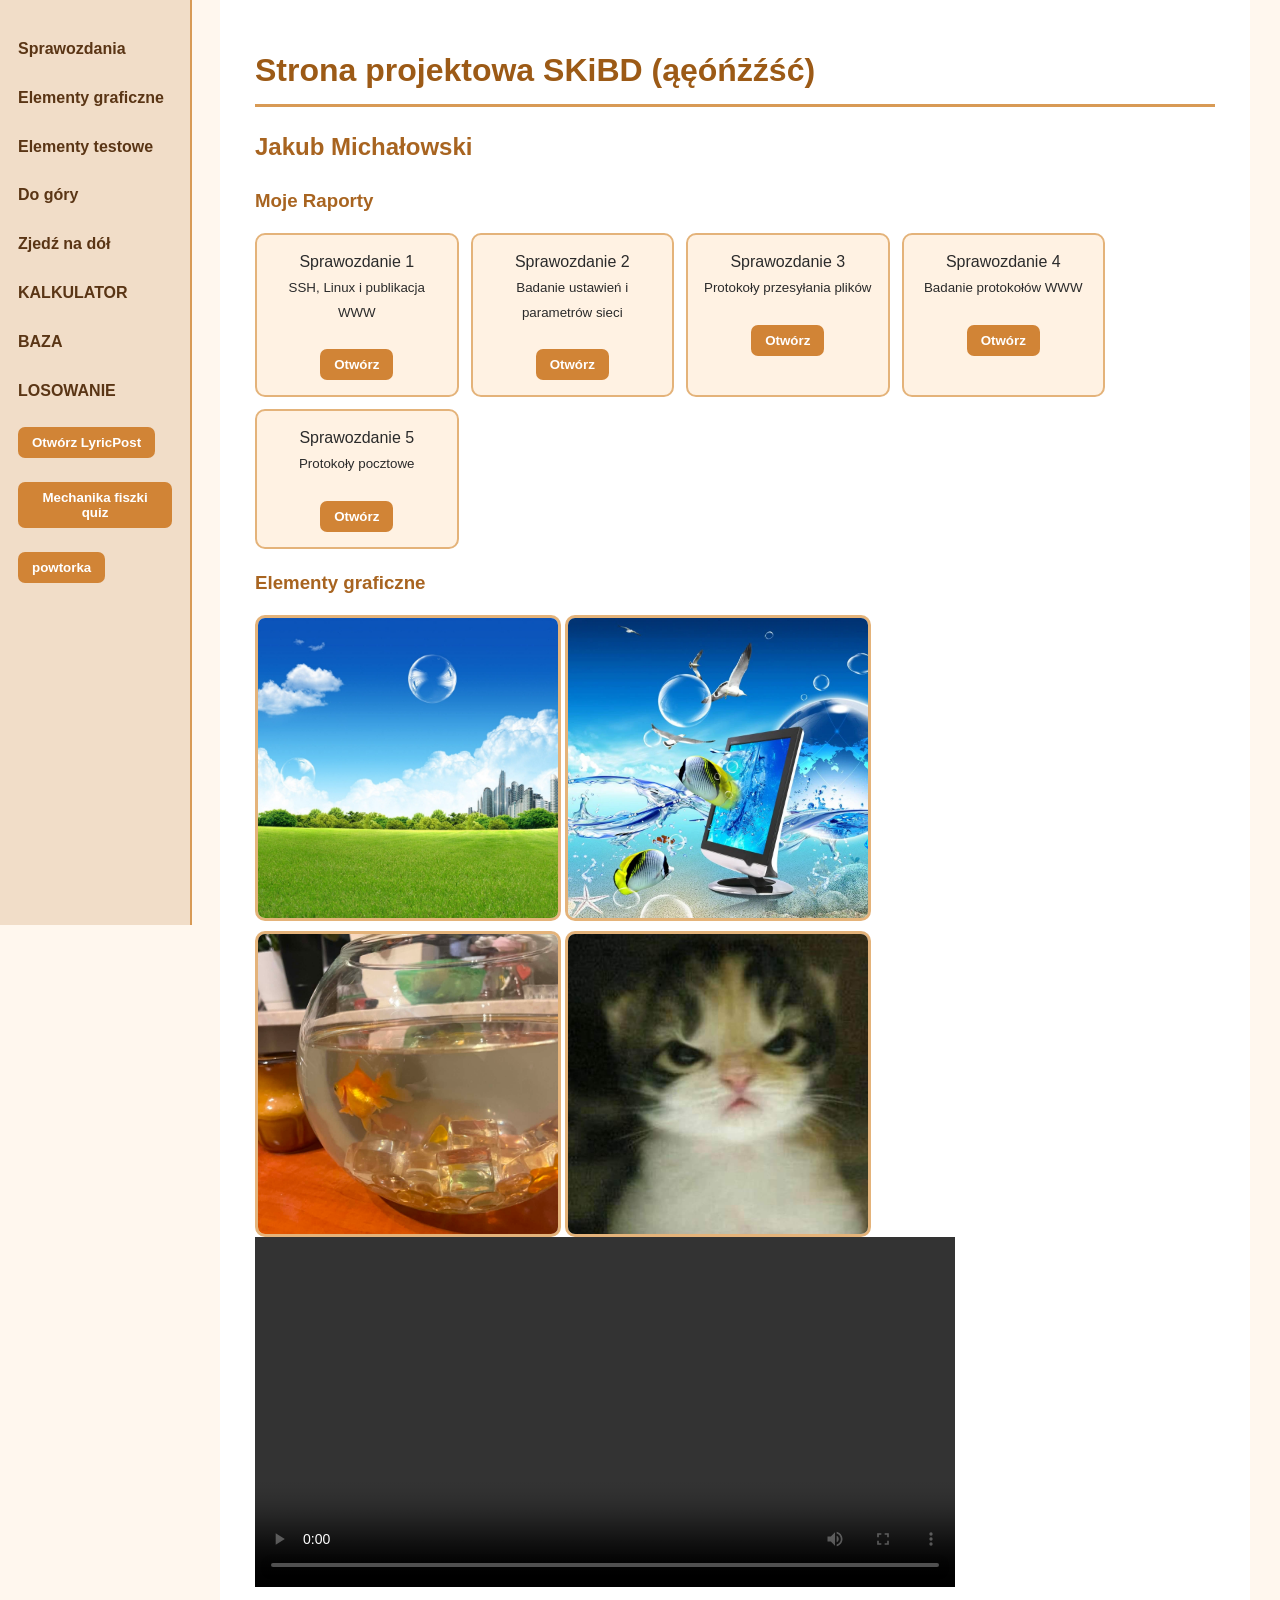
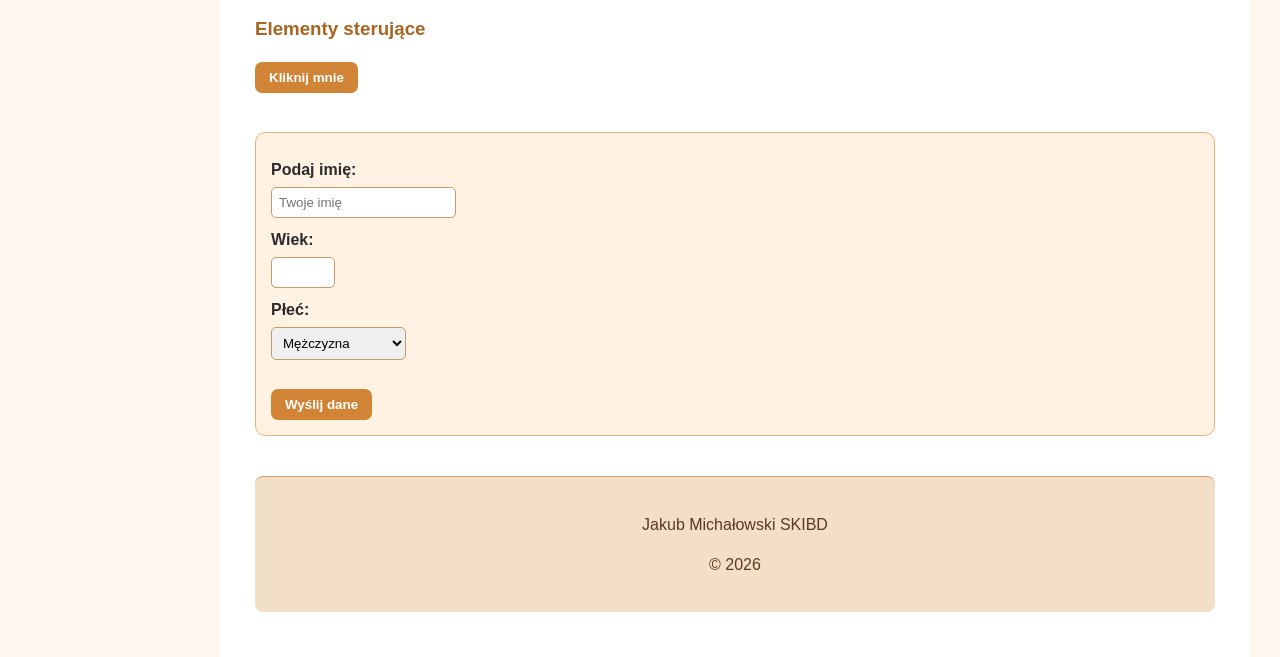
<file: strona/index.html>
<!DOCTYPE html>
<html lang="pl">
<head>
    <meta charset="UTF-8">
    <link rel="stylesheet" href="style.css">
    <link rel="icon" type="image/png" href="bedi.jpg.png">
    <title>Strona Projektowa - Kuba Michałowski</title>
</head>
<body>
<div class="sidebar">
    <a href="#sekcja-sprawozdania">Sprawozdania</a>
    <a href="#sekcja-grafika">Elementy graficzne</a>
    <a href="#sekcja-sterowanie">Elementy testowe</a>
    <a href="#naglowek">Do góry</a>
    <a href="#stopka">Zjedź na dół</a>
    <a href="kalkulator.php">KALKULATOR</a>
    <a href="baza.php">BAZA</a>
    <a href="losowanie.php">LOSOWANIE</a>
    <a href="lyricpost-master/lyricpost-master/index.html">
    <button>Otwórz LyricPost</button>
    <a href="mechanika1_fiszki_quiz_egzamin_2.html">
    <button>Mechanika fiszki quiz</button>
    <a href="powtorka_do_obrony.html">
    <button>powtorka</button>
</a>
</div>

<div class="container">
    <h1 id="naglowek">Strona projektowa SKiBD (ąęóńżźść)</h1>
    <h2>Jakub Michałowski</h2>
    

    <h3 id="sekcja-sprawozdania">Moje Raporty</h3>
    <div class="reports-grid">
        <div class="report-item">
            Sprawozdanie 1<br>
            <small>SSH, Linux i publikacja WWW</small><br><br>
            <a href="raport1.html"><button>Otwórz</button></a>
        </div>
        <div class="report-item">
            Sprawozdanie 2<br>
            <small>Badanie ustawień i parametrów sieci</small><br><br>
            <a href="raport2.html"><button>Otwórz</button></a>
        </div>
        <div class="report-item">
            Sprawozdanie 3<br>
            <small>Protokoły przesyłania plików</small><br><br>
            <a href="raport3.html"><button>Otwórz</button></a>
        </div>
        <div class="report-item">
            Sprawozdanie 4<br>
            <small>Badanie protokołów WWW</small><br><br>
            <a href="raport4.html"><button>Otwórz</button></a>
        </div>
        <div class="report-item">
            Sprawozdanie 5<br>
            <small>Protokoły pocztowe</small><br><br>
            <a href="raport5.html"><button>Otwórz</button></a>
        </div>
        
        
    </div>

    <h3 id="sekcja-grafika">Elementy graficzne</h3>
    <div class="graphics-grid">
        <img src="grafika1.jpg" alt="Grafika 1">
        <img src="grafika2.jpg" alt="Grafika 2">
        <img src="Maja - biedny obywatel.jpg" alt="Maja - biedny obywatel">
        <img src="grafika4.jpg" alt="Grafika 4">
    </div>

    <video controls style="width: 100%; max-width: 700px;">
    <source src="film.mp4" type="video/mp4">
    Twoja przeglądarka nie obsługuje odtwarzania filmów.
    </video>
    
    <h3 id="sekcja-sterowanie">Elementy sterujące</h3>
    <button type="button" onclick="alert('Zdecydowanie działa')">Kliknij mnie</button>

    <br><br>
    <form id="stopka-formularz">
        <label for="imie">Podaj imię:</label>
        <input type="text" id="imie" name="imie" placeholder="Twoje imię">

        <label for="wiek">Wiek:</label>
        <input type="number" id="wiek" name="wiek" min="0" max="100">

        <label for="plec">Płeć:</label>
        <select id="plec" name="plec">
            <option value="m">Mężczyzna</option>
            <option value="k">Kobieta</option>
            <option value="inna">Inna / nie podaję</option>
        </select>

        <br><br>
        <input type="submit" value="Wyślij dane">
    </form>

    <footer id="stopka">
        <p>Jakub Michałowski SKIBD</p>
        <p>&copy; 2026</p>
    </footer>

    </div>

</body>
</html>
</file>
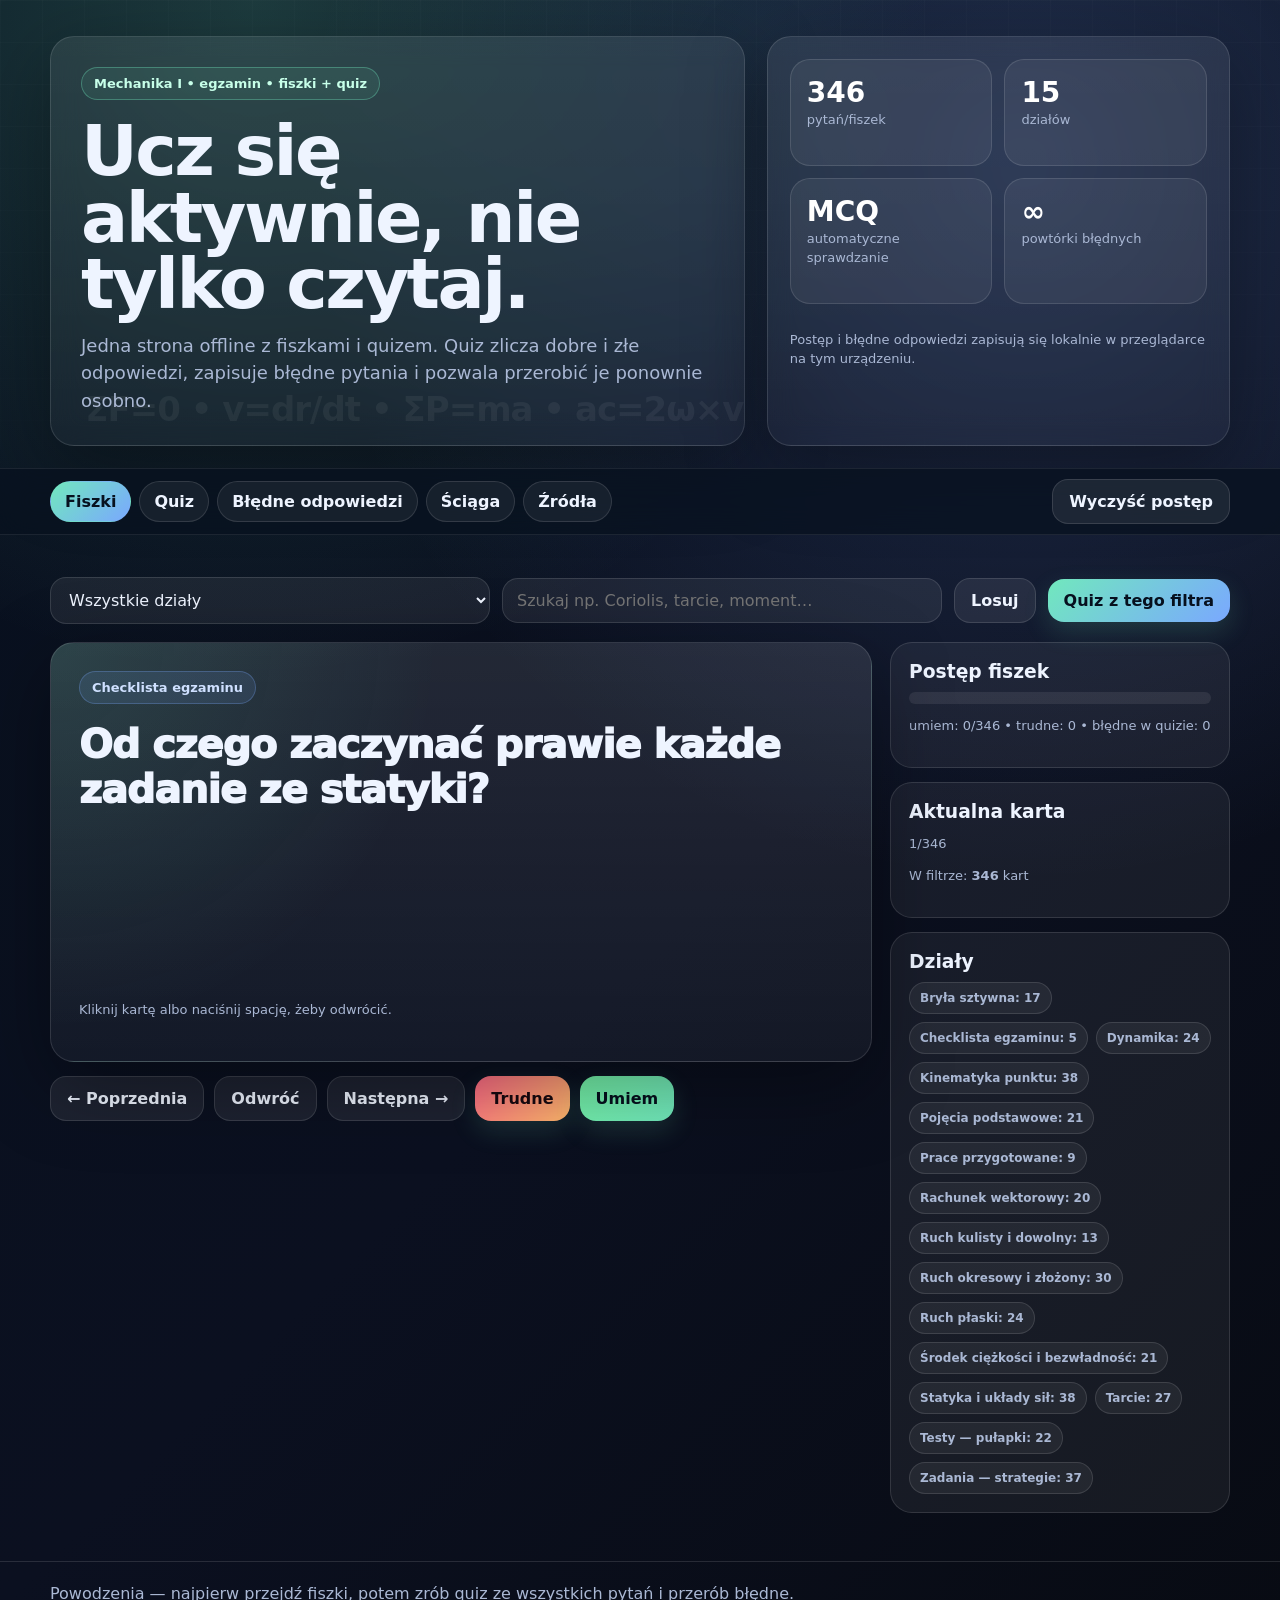
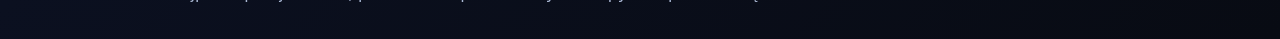
<file: strona/mechanika1_fiszki_quiz_egzamin.html>
<!doctype html>
<html lang="pl">
<head>
<meta charset="utf-8" />
<meta name="viewport" content="width=device-width, initial-scale=1" />
<title>Mechanika I — fiszki i quiz do egzaminu</title>
<style>
:root {
  --bg:#08111f; --bg2:#101a2e; --card:#121f35cc; --card2:#172642; --text:#eef4ff; --muted:#aab8d4;
  --accent:#71e8bd; --accent2:#7aa8ff; --danger:#ff6b86; --warn:#ffd166; --ok:#74f2a7;
  --border:rgba(255,255,255,.12); --shadow:0 24px 80px rgba(0,0,0,.35); --radius:24px;
}
*{box-sizing:border-box}
html{scroll-behavior:smooth}
body{margin:0;font-family:Inter,ui-sans-serif,system-ui,-apple-system,Segoe UI,Roboto,Arial,sans-serif;background:
  radial-gradient(circle at 20% 0%,rgba(113,232,189,.20),transparent 35%),
  radial-gradient(circle at 80% 10%,rgba(122,168,255,.20),transparent 40%),
  linear-gradient(135deg,var(--bg),#0b1020 55%,#080b13);color:var(--text);min-height:100vh}
body:before{content:"";position:fixed;inset:0;background-image:linear-gradient(rgba(255,255,255,.04) 1px,transparent 1px),linear-gradient(90deg,rgba(255,255,255,.04) 1px,transparent 1px);background-size:42px 42px;mask-image:linear-gradient(to bottom,rgba(0,0,0,.45),transparent 75%);pointer-events:none}
a{color:inherit}
.container{width:min(1180px,calc(100% - 32px));margin:0 auto}
.hero{padding:36px 0 22px}
.hero-grid{display:grid;grid-template-columns:1.2fr .8fr;gap:22px;align-items:stretch}
.panel{background:linear-gradient(180deg,rgba(255,255,255,.08),rgba(255,255,255,.035));border:1px solid var(--border);border-radius:var(--radius);box-shadow:var(--shadow);backdrop-filter:blur(14px)}
.hero-main{padding:30px;position:relative;overflow:hidden}
.hero-main:after{content:"ΣF=0  •  v=dr/dt  •  ΣP=ma  •  ac=2ω×vw";position:absolute;right:-30px;bottom:16px;font-size:34px;font-weight:900;letter-spacing:-1px;color:rgba(255,255,255,.06);white-space:nowrap}
.kicker{display:inline-flex;gap:8px;align-items:center;padding:8px 12px;border:1px solid rgba(113,232,189,.35);border-radius:999px;background:rgba(113,232,189,.08);color:#c7ffe9;font-weight:700;font-size:13px}
h1{font-size:clamp(34px,6vw,70px);line-height:.95;margin:18px 0 14px;letter-spacing:-2.5px}
.lead{color:var(--muted);font-size:18px;line-height:1.55;margin:0;max-width:760px}
.hero-side{padding:22px;display:grid;gap:14px}
.stat-grid{display:grid;grid-template-columns:1fr 1fr;gap:12px}
.stat{padding:16px;border-radius:20px;background:rgba(255,255,255,.06);border:1px solid var(--border)}
.stat b{display:block;font-size:28px;color:white}
.stat span{color:var(--muted);font-size:13px}
.nav{position:sticky;top:0;z-index:10;background:rgba(8,17,31,.72);backdrop-filter:blur(16px);border-block:1px solid rgba(255,255,255,.08)}
.nav .container{display:flex;gap:10px;align-items:center;justify-content:space-between;padding:10px 0;flex-wrap:wrap}
.tabs{display:flex;gap:8px;flex-wrap:wrap}
.tab{border:1px solid var(--border);background:rgba(255,255,255,.06);color:var(--text);padding:10px 14px;border-radius:999px;font-weight:800;cursor:pointer}
.tab.active{background:linear-gradient(135deg,var(--accent),var(--accent2));color:#07111f;border-color:transparent}
.section{display:none;padding:24px 0 48px}
.section.active{display:block}
.controls{display:grid;grid-template-columns:1fr 1fr auto auto;gap:12px;align-items:center;margin:18px 0}
input,select,button,textarea{font:inherit}
.control,input[type="text"],select,textarea{width:100%;border:1px solid var(--border);background:rgba(255,255,255,.07);color:var(--text);border-radius:16px;padding:12px 14px;outline:none}
select option{color:#08111f}
textarea{min-height:100px;resize:vertical}
.btn{border:0;border-radius:16px;padding:12px 16px;font-weight:900;cursor:pointer;color:#06101e;background:linear-gradient(135deg,var(--accent),var(--accent2));box-shadow:0 10px 26px rgba(113,232,189,.15)}
.btn.secondary{color:var(--text);background:rgba(255,255,255,.08);border:1px solid var(--border);box-shadow:none}
.btn.danger{background:linear-gradient(135deg,#ff6b86,#ffb86c);color:#180910}
.btn.ok{background:linear-gradient(135deg,#74f2a7,#71e8bd)}
.btn:disabled{opacity:.45;cursor:not-allowed}
.layout{display:grid;grid-template-columns:1fr 340px;gap:18px;align-items:start}
.flashcard{height:420px;perspective:1200px;cursor:pointer}
.flash-inner{position:relative;width:100%;height:100%;transition:transform .55s cubic-bezier(.2,.7,.2,1);transform-style:preserve-3d}
.flashcard.flipped .flash-inner{transform:rotateY(180deg)}
.face{position:absolute;inset:0;border-radius:var(--radius);border:1px solid var(--border);background:
  radial-gradient(circle at top left,rgba(113,232,189,.14),transparent 42%),linear-gradient(180deg,rgba(255,255,255,.10),rgba(255,255,255,.04));
  backface-visibility:hidden;padding:28px;display:flex;flex-direction:column;justify-content:space-between;box-shadow:var(--shadow);overflow:auto}
.back{transform:rotateY(180deg)}
.badge{display:inline-flex;width:max-content;padding:8px 12px;border-radius:999px;background:rgba(122,168,255,.12);border:1px solid rgba(122,168,255,.28);font-weight:900;color:#cfe0ff;font-size:13px}
.qtext{font-size:clamp(24px,3.1vw,42px);line-height:1.12;letter-spacing:-1px;font-weight:950;margin:18px 0}
.atext{font-size:clamp(18px,2vw,27px);line-height:1.38;font-weight:650;color:#f7fbff}
.atext code,.formula-box code{background:rgba(0,0,0,.25);padding:2px 5px;border-radius:6px;color:#d7fff0}
.card-actions{display:flex;gap:10px;flex-wrap:wrap;margin-top:14px}
.side{display:grid;gap:14px}
.info-card{padding:18px;border-radius:22px;background:rgba(255,255,255,.06);border:1px solid var(--border)}
.info-card h3{margin:0 0 10px}
.progress{height:12px;background:rgba(255,255,255,.08);border-radius:999px;overflow:hidden}
.progress span{display:block;height:100%;width:0;background:linear-gradient(90deg,var(--accent),var(--accent2));border-radius:999px;transition:width .25s}
.pills{display:flex;flex-wrap:wrap;gap:8px}
.pill{padding:8px 10px;border-radius:999px;background:rgba(255,255,255,.06);border:1px solid var(--border);color:var(--muted);font-size:12px;font-weight:700}
.quiz-shell{display:grid;grid-template-columns:1fr 330px;gap:18px;align-items:start}
.quiz-card{padding:24px;border-radius:var(--radius);min-height:520px;background:linear-gradient(180deg,rgba(255,255,255,.09),rgba(255,255,255,.04));border:1px solid var(--border);box-shadow:var(--shadow)}
.quiz-top{display:flex;align-items:center;justify-content:space-between;gap:12px;margin-bottom:14px;flex-wrap:wrap}
.quiz-question{font-size:clamp(24px,3vw,40px);line-height:1.12;font-weight:950;letter-spacing:-1px;margin:16px 0 18px}
.answers{display:grid;gap:12px;margin-top:18px}
.answer{text-align:left;color:var(--text);background:rgba(255,255,255,.07);border:1px solid var(--border);padding:15px 16px;border-radius:18px;cursor:pointer;line-height:1.35;transition:.18s;min-height:58px}
.answer:hover{transform:translateY(-1px);background:rgba(255,255,255,.10)}
.answer.correct{background:rgba(116,242,167,.18);border-color:rgba(116,242,167,.65)}
.answer.wrong{background:rgba(255,107,134,.18);border-color:rgba(255,107,134,.65)}
.feedback{margin-top:16px;padding:16px;border-radius:18px;border:1px solid var(--border);background:rgba(0,0,0,.18);display:none}
.feedback.show{display:block}
.feedback.good{border-color:rgba(116,242,167,.55)}
.feedback.bad{border-color:rgba(255,107,134,.55)}
.score-grid{display:grid;grid-template-columns:1fr 1fr;gap:12px}
.score{padding:14px;border-radius:18px;border:1px solid var(--border);background:rgba(255,255,255,.06)}
.score b{font-size:32px;display:block}
.score.good b{color:var(--ok)} .score.bad b{color:var(--danger)}
.wrong-list{display:grid;gap:10px;max-height:520px;overflow:auto;padding-right:4px}
.wrong-item{padding:12px;border-radius:16px;background:rgba(255,255,255,.06);border:1px solid var(--border)}
.wrong-item b{display:block;margin-bottom:6px;color:#fff}
.summary-grid{display:grid;grid-template-columns:repeat(2,1fr);gap:16px}
.formula-grid{display:grid;grid-template-columns:repeat(2,minmax(0,1fr));gap:14px}
.formula-box{padding:18px;border-radius:20px;background:rgba(255,255,255,.06);border:1px solid var(--border)}
.formula-box h3{margin:0 0 10px}
.formula-box pre{white-space:pre-wrap;color:#eaf2ff;line-height:1.45;margin:0;font-size:14px}
.sources li{margin:8px 0;color:var(--muted)}
.small{color:var(--muted);font-size:13px;line-height:1.45}
.footer{border-top:1px solid var(--border);padding:22px 0 36px;color:var(--muted)}
@media (max-width: 900px){.hero-grid,.layout,.quiz-shell,.summary-grid,.formula-grid{grid-template-columns:1fr}.controls{grid-template-columns:1fr 1fr}.flashcard{height:520px}}
@media (max-width: 560px){.controls{grid-template-columns:1fr}.stat-grid,.score-grid{grid-template-columns:1fr}.qtext{font-size:28px}.quiz-question{font-size:26px}}
</style>
</head>
<body>
<header class="hero"><div class="container hero-grid">
  <div class="panel hero-main">
    <span class="kicker">Mechanika I • egzamin • fiszki + quiz</span>
    <h1>Ucz się aktywnie, nie tylko czytaj.</h1>
    <p class="lead">Jedna strona offline z fiszkami i quizem. Quiz zlicza dobre i złe odpowiedzi, zapisuje błędne pytania i pozwala przerobić je ponownie osobno.</p>
  </div>
  <div class="panel hero-side">
    <div class="stat-grid">
      <div class="stat"><b id="totalCardsHero">346</b><span>pytań/fiszek</span></div>
      <div class="stat"><b>15</b><span>działów</span></div>
      <div class="stat"><b>MCQ</b><span>automatyczne sprawdzanie</span></div>
      <div class="stat"><b>∞</b><span>powtórki błędnych</span></div>
    </div>
    <p class="small">Postęp i błędne odpowiedzi zapisują się lokalnie w przeglądarce na tym urządzeniu.</p>
  </div>
</div></header>
<nav class="nav"><div class="container">
  <div class="tabs">
    <button class="tab active" data-section="flashcards">Fiszki</button>
    <button class="tab" data-section="quiz">Quiz</button>
    <button class="tab" data-section="wrong">Błędne odpowiedzi</button>
    <button class="tab" data-section="summary">Ściąga</button>
    <button class="tab" data-section="sources">Źródła</button>
  </div>
  <button class="btn secondary" id="resetAll">Wyczyść postęp</button>
</div></nav>
<main>
<section id="flashcards" class="section active"><div class="container">
  <div class="controls">
    <select id="fcCategory"><option value="all">Wszystkie działy</option><option value="Bryła sztywna">Bryła sztywna</option><option value="Checklista egzaminu">Checklista egzaminu</option><option value="Dynamika">Dynamika</option><option value="Kinematyka punktu">Kinematyka punktu</option><option value="Pojęcia podstawowe">Pojęcia podstawowe</option><option value="Prace przygotowane">Prace przygotowane</option><option value="Rachunek wektorowy">Rachunek wektorowy</option><option value="Ruch kulisty i dowolny">Ruch kulisty i dowolny</option><option value="Ruch okresowy i złożony">Ruch okresowy i złożony</option><option value="Ruch płaski">Ruch płaski</option><option value="Statyka i układy sił">Statyka i układy sił</option><option value="Tarcie">Tarcie</option><option value="Testy — pułapki">Testy — pułapki</option><option value="Zadania — strategie">Zadania — strategie</option><option value="Środek ciężkości i bezwładność">Środek ciężkości i bezwładność</option><option value="hard">Tylko trudne</option><option value="known">Tylko umiem</option></select>
    <input id="fcSearch" type="text" placeholder="Szukaj np. Coriolis, tarcie, moment…" />
    <button class="btn secondary" id="fcShuffle">Losuj</button>
    <button class="btn" id="startQuizFromCards">Quiz z tego filtra</button>
  </div>
  <div class="layout">
    <div>
      <div class="flashcard" id="flashcard"><div class="flash-inner">
        <div class="face front"><div><span class="badge" id="frontCat"></span><div class="qtext" id="frontText"></div></div><p class="small">Kliknij kartę albo naciśnij spację, żeby odwrócić.</p></div>
        <div class="face back"><div><span class="badge" id="backCat"></span><div class="atext" id="backText"></div></div><p class="small">Strzałki ←/→ zmieniają kartę. Klawisz 1 = trudne, 2 = umiem.</p></div>
      </div></div>
      <div class="card-actions">
        <button class="btn secondary" id="prevCard">← Poprzednia</button><button class="btn secondary" id="flipCard">Odwróć</button><button class="btn secondary" id="nextCard">Następna →</button>
        <button class="btn danger" id="markHard">Trudne</button><button class="btn ok" id="markKnown">Umiem</button>
      </div>
    </div>
    <aside class="side">
      <div class="info-card"><h3>Postęp fiszek</h3><div class="progress"><span id="fcProgress"></span></div><p class="small" id="fcProgressText"></p></div>
      <div class="info-card"><h3>Aktualna karta</h3><p id="fcCounter" class="small"></p><div id="fcStatus"></div></div>
      <div class="info-card"><h3>Działy</h3><div class="pills" id="catPills"></div></div>
    </aside>
  </div>
</div></section>

<section id="quiz" class="section"><div class="container">
  <div class="controls">
    <select id="quizCategory"><option value="all">Quiz ze wszystkich działów</option><option value="Bryła sztywna">Bryła sztywna</option><option value="Checklista egzaminu">Checklista egzaminu</option><option value="Dynamika">Dynamika</option><option value="Kinematyka punktu">Kinematyka punktu</option><option value="Pojęcia podstawowe">Pojęcia podstawowe</option><option value="Prace przygotowane">Prace przygotowane</option><option value="Rachunek wektorowy">Rachunek wektorowy</option><option value="Ruch kulisty i dowolny">Ruch kulisty i dowolny</option><option value="Ruch okresowy i złożony">Ruch okresowy i złożony</option><option value="Ruch płaski">Ruch płaski</option><option value="Statyka i układy sił">Statyka i układy sił</option><option value="Tarcie">Tarcie</option><option value="Testy — pułapki">Testy — pułapki</option><option value="Zadania — strategie">Zadania — strategie</option><option value="Środek ciężkości i bezwładność">Środek ciężkości i bezwładność</option><option value="wrongSaved">Tylko błędne zapisane</option><option value="hardSaved">Tylko trudne fiszki</option></select>
    <select id="quizMode"><option value="mcq">Wielokrotny wybór — sprawdzane automatycznie</option><option value="mixed">Mieszany — czasem otwarte</option><option value="open">Otwarte — samoocena</option></select>
    <select id="quizCount"><option value="all">Wszystkie pytania z filtra</option><option value="25">25 pytań</option><option value="50">50 pytań</option><option value="100">100 pytań</option><option value="150">150 pytań</option></select>
    <button class="btn" id="startQuiz">Start quizu</button>
  </div>
  <div class="quiz-shell">
    <div class="quiz-card">
      <div class="quiz-top"><span class="badge" id="quizCatBadge">Quiz</span><span class="small" id="quizProgress">Ustaw quiz i kliknij start.</span></div>
      <div class="progress"><span id="quizBar"></span></div>
      <div id="quizArea">
        <div class="quiz-question">Wybierz dział, liczbę pytań i zacznij quiz.</div>
        <p class="small">Po każdej złej odpowiedzi pytanie trafi do listy „Błędne odpowiedzi”. Po zakończeniu możesz kliknąć „Przerób błędne jeszcze raz”.</p>
      </div>
    </div>
    <aside class="side">
      <div class="info-card"><h3>Wynik</h3><div class="score-grid"><div class="score good"><b id="goodCount">0</b><span>dobre</span></div><div class="score bad"><b id="badCount">0</b><span>złe</span></div></div></div>
      <div class="info-card"><h3>Akcje</h3><div class="card-actions"><button class="btn secondary" id="retryWrong" disabled>Przerób błędne</button><button class="btn secondary" id="restartQuiz" disabled>Restart</button></div><p class="small" id="quizHint">Błędne odpowiedzi będą dostępne też w osobnej zakładce.</p></div>
      <div class="info-card"><h3>Błędne z tej sesji</h3><div class="wrong-list" id="sessionWrongList"><p class="small">Na razie brak.</p></div></div>
    </aside>
  </div>
</div></section>

<section id="wrong" class="section"><div class="container">
  <div class="panel" style="padding:24px"><h2>Błędne odpowiedzi do powtórki</h2><p class="small">Tu trafiają pytania źle rozwiązane w quizie. Możesz uruchomić quiz tylko z nich albo przejrzeć odpowiedzi.</p><div class="card-actions"><button class="btn" id="startSavedWrong">Quiz tylko z błędnych</button><button class="btn secondary" id="clearWrong">Wyczyść błędne</button></div><div class="wrong-list" id="savedWrongList" style="margin-top:18px;max-height:none"></div></div>
</div></section>

<section id="summary" class="section"><div class="container">
  <div class="summary-grid">
    <div class="formula-box"><h3>Statyka</h3><pre>ΣFx=0, ΣFy=0, ΣMO=0  (układ płaski)
ΣFx=ΣFy=ΣFz=0 oraz ΣMx=ΣMy=ΣMz=0 (3D)
MO = r × P, |MO| = P·d
Wg = ΣPi, Mg = Σ(ri×Pi)+ΣMpar</pre></div>
    <div class="formula-box"><h3>Tarcie</h3><pre>T ≤ μsN
T = μN na granicy poślizgu
μ = tgρ
S2/S1 = e^(μα)
klin samohamowny: tgα ≤ μ</pre></div>
    <div class="formula-box"><h3>Kinematyka punktu</h3><pre>r = r(t)
v = dr/dt
a = dv/dt = d²r/dt²
a = aτ + an
aτ = dv/dt, an = v²/ρ
s = rφ, v = rω, an = rω², aτ = rε</pre></div>
    <div class="formula-box"><h3>Ruch okresowy i złożony</h3><pre>x = A sin(ωt+γ)
T = 2π/ω, f = 1/T
v = ωA cos(ωt+γ)
a = -ω²x
vb = vu + vw
ab = au + aw + 2ω×vw</pre></div>
    <div class="formula-box"><h3>Bryła sztywna</h3><pre>ruch postępowy: vA=vB, aA=aB
ruch obrotowy: v=ω×r
ruch płaski/dowolny:
vA = vO + ω×rOA
aA = aO + ε×rOA + ω×(ω×rOA)
toczenie: vśr = Rω</pre></div>
    <div class="formula-box"><h3>Dynamika</h3><pre>ΣP = ma
mx¨=ΣPx, my¨=ΣPy, mz¨=ΣPz
B = -ma
ΣP + B = 0
G = mg
Fs = -kx
J = ∫r²dm, Steiner: J = Js + Md²</pre></div>
  </div>
</div></section>

<section id="sources" class="section"><div class="container sources"><div class="panel" style="padding:24px"><h2>Materiały uwzględnione</h2><ul><li>Wykłady 01–08 z nowej paczki, w tym uzupełniony Wykład06 i przykłady z Wykładu08</li><li>Wykłady z poprzedniej paczki: 01–05, 07–09, 11–13</li><li>TEORIA MECHANIKA 1 2024 — pytania testowe i pułapki</li><li>Zestawy zadań 1–13: wektory, statyka, tarcie, kinematyka, ruch złożony i ruch płaski bryły</li></ul><p class="small">Strona jest samodzielnym plikiem HTML — można ją otworzyć bez internetu. Quiz losuje odpowiedzi, więc za każdym razem wygląda trochę inaczej.</p></div></div></section>
</main>
<footer class="footer"><div class="container">Powodzenia — najpierw przejdź fiszki, potem zrób quiz ze wszystkich pytań i przerób błędne.</div></footer>
<script>
const CARDS = [{"cat": "Checklista egzaminu", "front": "Od czego zaczynać prawie każde zadanie ze statyki?", "back": "Od <b>rysunku ciała oswobodzonego</b>: usuń więzy, zastąp je reakcjami, narysuj siły czynne, ciężary, momenty, wymiary i osie. Dopiero potem zapisuj równania równowagi."}, {"cat": "Checklista egzaminu", "front": "Jaki jest najczęstszy schemat zadania ze statyki?", "back": "1) oswobodzenie ciała/układu, 2) wybór osi, 3) rozkład sił na składowe, 4) równania ΣF=0 i ΣM=0, 5) rozwiązanie niewiadomych, 6) kontrola znaków i jednostek."}, {"cat": "Checklista egzaminu", "front": "Najważniejsza pułapka w zadaniach z tarciem?", "back": "Nie wolno od razu pisać <code>T = μN</code>. W spoczynku jest <code>T ≤ T<sub>max</sub> = μ<sub>s</sub>N</code>. Równość obowiązuje dopiero na granicy poślizgu lub przy ruchu kinetycznym z odpowiednim μ."}, {"cat": "Checklista egzaminu", "front": "Jak odróżnić kinematykę od dynamiki?", "back": "<b>Kinematyka</b> opisuje ruch bez analizowania przyczyn. <b>Dynamika/kinetyka</b> wiąże ruch z siłami i masą, np. przez <code>ΣP = ma</code>."}, {"cat": "Checklista egzaminu", "front": "Jak rozpoznać, które wzory wybrać w zadaniu z bryłą sztywną?", "back": "Ustal typ ruchu: postępowy → wszystkie punkty mają te same <code>v,a</code>; obrotowy → <code>v=ω×r</code>; płaski/dowolny → translacja bieguna + obrót: <code>v<sub>A</sub>=v<sub>O</sub>+ω×r<sub>OA</sub></code>."}, {"cat": "Rachunek wektorowy", "front": "Co definiuje wektor?", "back": "Wektor jest określony przez <b>moduł/długość</b>, <b>kierunek działania</b> i <b>zwrot</b>. Przykłady: siła, prędkość, przyspieszenie, moment siły, pęd."}, {"cat": "Rachunek wektorowy", "front": "Jak zapisać wektor w układzie kartezjańskim 3D?", "back": "<code>A = A<sub>x</sub> i + A<sub>y</sub> j + A<sub>z</sub> k ≡ [A<sub>x</sub>, A<sub>y</sub>, A<sub>z</sub>]</code>."}, {"cat": "Rachunek wektorowy", "front": "Jak policzyć moduł wektora A=[Ax,Ay,Az]?", "back": "<code>|A| = √(A<sub>x</sub><sup>2</sup> + A<sub>y</sub><sup>2</sup> + A<sub>z</sub><sup>2</sup>)</code>."}, {"cat": "Rachunek wektorowy", "front": "Co oznaczają kosinusy kierunkowe wektora?", "back": "Określają nachylenie wektora do osi: <code>cosα=A<sub>x</sub>/|A|</code>, <code>cosβ=A<sub>y</sub>/|A|</code>, <code>cosγ=A<sub>z</sub>/|A|</code>."}, {"cat": "Rachunek wektorowy", "front": "Iloczyn skalarny — wzór geometryczny i składowy?", "back": "Geometrycznie: <code>A·B = |A||B|cosφ</code>. Składowo: <code>A·B = A<sub>x</sub>B<sub>x</sub> + A<sub>y</sub>B<sub>y</sub> + A<sub>z</sub>B<sub>z</sub></code>. Wynikiem jest skalar."}, {"cat": "Rachunek wektorowy", "front": "Iloczyn wektorowy — co daje i jaki ma moduł?", "back": "<code>C = A×B</code> jest wektorem prostopadłym do płaszczyzny A,B. <code>|C|=|A||B|sinφ</code>. Zwrot wyznacza reguła prawej dłoni/śruby prawoskrętnej."}, {"cat": "Rachunek wektorowy", "front": "Czy iloczyn wektorowy jest przemienny?", "back": "Nie. <code>A×B = −B×A</code>. Kolejność ma znaczenie np. przy momencie siły <code>M = r×P</code>."}, {"cat": "Rachunek wektorowy", "front": "Kiedy trzy wektory leżą w jednej płaszczyźnie?", "back": "Gdy iloczyn mieszany jest zerowy: <code>A·(B×C)=0</code>. To typowy warunek z zestawu zadań nr 1."}, {"cat": "Pojęcia podstawowe", "front": "Czym jest mechanika?", "back": "Dział fizyki opisujący ruch ciał materialnych i równowagę ich oddziaływań. Dzieli się m.in. na kinematykę, statykę i kinetykę/dynamikę."}, {"cat": "Pojęcia podstawowe", "front": "Kinematyka, statyka, kinetyka — krótko?", "back": "<b>Kinematyka</b>: opis ruchu bez sił. <b>Statyka</b>: równowaga pod działaniem sił. <b>Kinetyka/dynamika</b>: ruch pod wpływem sił."}, {"cat": "Pojęcia podstawowe", "front": "Co to jest punkt materialny?", "back": "Punkt geometryczny o zadanej masie. Stosuje się go, gdy wymiary ciała można pominąć względem rozpatrywanego ruchu/układu."}, {"cat": "Pojęcia podstawowe", "front": "Co to jest bryła sztywna?", "back": "Ciało, które nie odkształca się: odległości między dowolnymi punktami bryły pozostają stałe mimo działania sił."}, {"cat": "Pojęcia podstawowe", "front": "Jakie modele ciał przyjmuje się w statyce według testu?", "back": "Najczęściej: <b>punkt materialny</b> i <b>bryła sztywna</b>."}, {"cat": "Pojęcia podstawowe", "front": "Jakie cechy ma wektor siły?", "back": "Punkt przyłożenia, prosta/kierunek działania, zwrot i wartość. Jednostka: <code>N</code>."}, {"cat": "Pojęcia podstawowe", "front": "III prawo Newtona w jednym zdaniu?", "back": "Siły wzajemnego oddziaływania dwóch punktów są równe co do wartości, leżą na jednej prostej i mają przeciwne zwroty."}, {"cat": "Pojęcia podstawowe", "front": "Siły zewnętrzne i wewnętrzne — różnica?", "back": "<b>Zewnętrzne</b> pochodzą spoza rozważanego układu. <b>Wewnętrzne</b> są oddziaływaniami między elementami układu; w układach sztywnych nie powodują ruchu całego układu."}, {"cat": "Pojęcia podstawowe", "front": "Siły czynne i reakcje — różnica?", "back": "<b>Siły czynne</b> mogą wywołać ruch. <b>Reakcje</b> pochodzą od więzów i zastępują ich działanie po oswobodzeniu ciała."}, {"cat": "Pojęcia podstawowe", "front": "Co to są więzy?", "back": "Połączenia ciała z innymi ciałami, które ograniczają jego możliwe przemieszczenia/przyjmowane położenia."}, {"cat": "Pojęcia podstawowe", "front": "Typowe więzy w statyce?", "back": "Cięgna, podpory przesuwne/gładkie, podpory nieprzesuwne, przeguby, utwierdzenia, łożyska."}, {"cat": "Pojęcia podstawowe", "front": "Co oznacza oswobodzenie od więzów?", "back": "Odrzucenie więzów i zastąpienie ich działania siłami/momentami reakcji w odpowiednich kierunkach."}, {"cat": "Pojęcia podstawowe", "front": "Co to jest stan ruchowy?", "back": "Zmiana położenia ciała materialnego względem innych ciał. Spoczynek oznacza brak tej zmiany."}, {"cat": "Statyka i układy sił", "front": "Co to jest dwójka zerowa?", "back": "Dwie siły o tej samej wartości, tej samej prostej działania i przeciwnych zwrotach. Ich układ jest zrównoważony."}, {"cat": "Statyka i układy sił", "front": "Co to jest para sił?", "back": "Dwie siły równoległe, równe co do wartości, przeciwnie skierowane i oddalone o ramię. Para sił daje czysty moment, bez wypadkowej siły."}, {"cat": "Statyka i układy sił", "front": "Moment pary sił — wzór i interpretacja?", "back": "<code>M = d×P</code>, a w wartości <code>M=P·d</code>. Moment pary jest wektorem swobodnym — nie zależy od wyboru bieguna."}, {"cat": "Statyka i układy sił", "front": "Moment siły względem punktu O — wzór?", "back": "<code>M<sub>O</sub> = ρ × P</code>, gdzie ρ to wektor od O do prostej działania siły. Wartość: <code>|M<sub>O</sub>| = P·d</code>."}, {"cat": "Statyka i układy sił", "front": "Jak policzyć składowe momentu M=r×P?", "back": "Dla <code>r=(x,y,z)</code>, <code>P=(P<sub>x</sub>,P<sub>y</sub>,P<sub>z</sub>)</code>:<br><code>M<sub>x</sub>=yP<sub>z</sub>-zP<sub>y</sub></code><br><code>M<sub>y</sub>=zP<sub>x</sub>-xP<sub>z</sub></code><br><code>M<sub>z</sub>=xP<sub>y</sub>-yP<sub>x</sub></code>."}, {"cat": "Statyka i układy sił", "front": "Twierdzenie Varignona?", "back": "Moment wypadkowej względem punktu jest równy sumie momentów sił składowych względem tego punktu."}, {"cat": "Statyka i układy sił", "front": "Co to jest środkowy/zbieżny układ sił?", "back": "Układ, w którym proste działania wszystkich sił przecinają się w jednym punkcie."}, {"cat": "Statyka i układy sił", "front": "Warunki równowagi płaskiego środkowego układu sił?", "back": "<code>ΣP<sub>x</sub>=0</code> oraz <code>ΣP<sub>y</sub>=0</code>. Momentów zwykle nie trzeba, bo wszystkie proste działania przechodzą przez jeden punkt."}, {"cat": "Statyka i układy sił", "front": "Warunki równowagi przestrzennego środkowego układu sił?", "back": "<code>ΣP<sub>x</sub>=0</code>, <code>ΣP<sub>y</sub>=0</code>, <code>ΣP<sub>z</sub>=0</code>."}, {"cat": "Statyka i układy sił", "front": "Warunki równowagi płaskiego dowolnego układu sił?", "back": "<code>ΣP<sub>x</sub>=0</code>, <code>ΣP<sub>y</sub>=0</code>, <code>ΣM<sub>O</sub>=0</code>."}, {"cat": "Statyka i układy sił", "front": "Warunki równowagi przestrzennego dowolnego układu sił?", "back": "<code>ΣP<sub>x</sub>=ΣP<sub>y</sub>=ΣP<sub>z</sub>=0</code> oraz <code>ΣM<sub>x</sub>=ΣM<sub>y</sub>=ΣM<sub>z</sub>=0</code>."}, {"cat": "Statyka i układy sił", "front": "Co to jest wektor główny układu sił?", "back": "Suma wszystkich sił układu: <code>W<sub>g</sub> = ΣP<sub>i</sub></code>."}, {"cat": "Statyka i układy sił", "front": "Co to jest moment główny układu sił względem bieguna O?", "back": "Suma momentów wszystkich sił oraz momentów par względem O: <code>M<sub>gO</sub>=Σ(r<sub>i</sub>×P<sub>i</sub>)+ΣM<sub>par</sub></code>."}, {"cat": "Statyka i układy sił", "front": "Redukcja układu sił — idea?", "back": "Zastąpienie układu sił układem równoważnym: wektorem głównym <code>W<sub>g</sub></code> i momentem głównym <code>M<sub>g</sub></code> względem wybranego bieguna."}, {"cat": "Statyka i układy sił", "front": "Płaski układ: Wg≠0 i Mg=0 — do czego się redukuje?", "back": "Do jednej siły wypadkowej <code>W<sub>g</sub></code> przyłożonej w biegunie redukcji."}, {"cat": "Statyka i układy sił", "front": "Płaski układ: Wg≠0 i Mg≠0 — co robimy?", "back": "Układ redukuje się do jednej wypadkowej przesuniętej względem bieguna. Jej odległość od bieguna: <code>d=|M<sub>g</sub>|/|W<sub>g</sub>|</code>."}, {"cat": "Statyka i układy sił", "front": "Płaski układ: Wg=0 i Mg≠0 — przypadek?", "back": "Układ redukuje się do <b>pary sił</b> o momencie <code>M<sub>g</sub></code>."}, {"cat": "Statyka i układy sił", "front": "Płaski lub przestrzenny układ: Wg=0 i Mg=0 — przypadek?", "back": "Układ jest w <b>równowadze</b>."}, {"cat": "Statyka i układy sił", "front": "Co to jest skrętnik/śruba statyczna?", "back": "Przypadek redukcji przestrzennego układu sił do siły i pary sił o momencie równoległym do tej siły. Prawy skrętnik ma zgodne zwroty siły i momentu, lewy przeciwne."}, {"cat": "Statyka i układy sił", "front": "Co to jest oś centralna układu sił?", "back": "Prosta, względem której moment główny układu jest równoległy do wektora głównego <code>W<sub>g</sub></code>."}, {"cat": "Statyka i układy sił", "front": "Jak działa przegub płaski w zadaniach statyki?", "back": "Zwykle przenosi dwie składowe reakcji, np. <code>A<sub>x</sub></code> i <code>A<sub>y</sub></code>, ale nie przenosi momentu utwierdzenia."}, {"cat": "Statyka i układy sił", "front": "Jak działa podpora przesuwna/gładka?", "back": "Daje jedną reakcję prostopadłą do powierzchni/przesuwu; pozwala na ruch styczny."}, {"cat": "Statyka i układy sił", "front": "Jak działa utwierdzenie w płaskiej belce?", "back": "Zwykle daje trzy niewiadome: <code>A<sub>x</sub></code>, <code>A<sub>y</sub></code> i moment utwierdzenia <code>M<sub>A</sub></code>."}, {"cat": "Statyka i układy sił", "front": "Twierdzenie o trzech siłach — sens egzaminacyjny?", "back": "Jeżeli bryła jest w równowadze pod działaniem trzech nierównoległych sił, to ich proste działania przecinają się w jednym punkcie, a wielobok sił zamyka się."}, {"cat": "Tarcie", "front": "Definicja tarcia w mechanice?", "back": "Zbiór zjawisk, w których energia ruchu układów materialnych zamienia się w inne formy energii, np. ciepło, dźwięk, odkształcenia."}, {"cat": "Tarcie", "front": "Tarcie zewnętrzne — co to jest?", "back": "Zjawiska na styku ciał stałych spowodowane naciskiem normalnym i siłą styczną; daje opór względnego przemieszczenia."}, {"cat": "Tarcie", "front": "Tarcie statyczne — warunek?", "back": "<code>T<sub>st</sub> ≤ T<sub>st,max</sub> = μ<sub>s</sub>N</code>. Siła tarcia dostosowuje się do obciążenia aż do granicy poślizgu."}, {"cat": "Tarcie", "front": "Tarcie na granicy poślizgu?", "back": "<code>T = μ<sub>s</sub>N</code>. Kierunek: przeciwnie do możliwego względnego ruchu."}, {"cat": "Tarcie", "front": "Tarcie kinetyczne — wzór?", "back": "Najczęściej modelowo: <code>T = μ<sub>k</sub>N</code>, przeciwnie do prędkości względnej powierzchni."}, {"cat": "Tarcie", "front": "Kąt tarcia ρ — związek z μ?", "back": "<code>μ = tgρ</code>. Stożek tarcia opisuje zakres kierunków reakcji całkowitej, przy których nie ma poślizgu."}, {"cat": "Tarcie", "front": "Współczynnik tarcia ślizgowego μ według testu to…", "back": "Stosunek <b>siły tarcia</b> do <b>siły nacisku</b>: <code>μ = T/N</code> na granicy poślizgu lub dla modelu kinetycznego."}, {"cat": "Tarcie", "front": "Jakie są techniczne przypadki tarcia z wykładu?", "back": "Cięgna/pasy, kliny, łożyska ślizgowe poprzeczne, tarcie czopowe, tarcie toczne, tarcie kinetyczne."}, {"cat": "Tarcie", "front": "Wzór Eytelweina dla pasa/cięgna?", "back": "<code>S<sub>2</sub>/S<sub>1</sub> = e<sup>μα</sup></code>, gdzie α jest kątem opasania w radianach. Większe napięcie jest po stronie możliwego/rzeczywistego ruchu."}, {"cat": "Tarcie", "front": "Klin samohamowny — warunek?", "back": "<code>tgα ≤ μ</code>, czyli <code>α ≤ ρ</code>. Gdy kąt klina nie przekracza kąta tarcia, klin nie wysunie się sam."}, {"cat": "Tarcie", "front": "Tarcie toczne — jak modelowo zapisuje się opór?", "back": "Przez ramię oporu toczenia <code>f</code>. Moment oporu jest rzędu <code>Gf</code>, a siła potrzebna do toczenia często wynosi około <code>P = Gf/R</code>."}, {"cat": "Tarcie", "front": "Tarcie suche, graniczne, płynne — różnica?", "back": "Różnią się stopniem rozdzielenia powierzchni przez warstwę pośrednią. Suche: bez filmu smarnego; graniczne: cienka warstwa; płynne: powierzchnie rozdzielone filmem płynu."}, {"cat": "Tarcie", "front": "W zadaniu z prętem/walcem i tarciem co zawsze trzeba ustalić?", "back": "Kierunek możliwego ruchu w każdym styku, a więc zwrot siły tarcia. Następnie zapisać równowagę i warunki <code>|T|≤μN</code> albo równość przy granicy."}, {"cat": "Kinematyka punktu", "front": "Tor ruchu a trajektoria/prawo ruchu — różnica?", "back": "<b>Tor</b> to krzywa w przestrzeni z kolejnych położeń. <b>Prawo ruchu/trajektoria</b> opisuje zależność położenia od czasu, np. <code>r=r(t)</code>."}, {"cat": "Kinematyka punktu", "front": "Wektorowy opis ruchu punktu — trzy podstawowe wzory?", "back": "<code>r=r(t)</code><br><code>v=dr/dt</code><br><code>a=dv/dt=d²r/dt²</code>."}, {"cat": "Kinematyka punktu", "front": "Dla x(t), y(t), z(t) jak liczyć prędkość?", "back": "<code>v = ẋ i + ẏ j + ż k</code>, a wartość <code>|v|=√(ẋ²+ẏ²+ż²)</code>."}, {"cat": "Kinematyka punktu", "front": "Dla x(t), y(t), z(t) jak liczyć przyspieszenie?", "back": "<code>a = ẍ i + ÿ j + z̈ k</code>, a wartość <code>|a|=√(ẍ²+ÿ²+z̈²)</code>."}, {"cat": "Kinematyka punktu", "front": "Jak znaleźć tor z równań skończonych ruchu?", "back": "Z równań <code>x=f₁(t), y=f₂(t), z=f₃(t)</code> eliminujesz czas <code>t</code>."}, {"cat": "Kinematyka punktu", "front": "Co to jest współrzędna naturalna s?", "back": "Współrzędna drogowa mierzona wzdłuż zadanego toru od wybranego początku i w przyjętym zwrocie."}, {"cat": "Kinematyka punktu", "front": "Prędkość w układzie naturalnym?", "back": "<code>v = τ · ds/dt</code>, gdzie <code>τ</code> jest wersorem stycznym do toru."}, {"cat": "Kinematyka punktu", "front": "Rozkład przyspieszenia w układzie naturalnym?", "back": "<code>a = a<sub>τ</sub> + a<sub>n</sub></code>, gdzie <code>a<sub>τ</sub> = dv/dt</code>, a <code>a<sub>n</sub> = v²/ρ</code>."}, {"cat": "Kinematyka punktu", "front": "Co zmienia przyspieszenie styczne, a co normalne?", "back": "<b>Styczne</b> zmienia wartość prędkości. <b>Normalne</b> zmienia kierunek prędkości i jest skierowane do środka krzywizny."}, {"cat": "Kinematyka punktu", "front": "Ruch jednostajny — wzór drogi?", "back": "<code>v=const</code>, <code>s=s₀+vt</code>. W ruchu prostoliniowym jednostajnym <code>a=0</code>."}, {"cat": "Kinematyka punktu", "front": "Ruch jednostajnie zmienny — wzory?", "back": "<code>a<sub>τ</sub>=const</code><br><code>v=v₀+a<sub>τ</sub>t</code><br><code>s=s₀+v₀t+½a<sub>τ</sub>t²</code>."}, {"cat": "Kinematyka punktu", "front": "Ruch przyspieszony i opóźniony — kryterium znaku?", "back": "Przyspieszony: <code>sign(a<sub>τ</sub>) = sign(v)</code>. Opóźniony: <code>sign(a<sub>τ</sub>) = −sign(v)</code>."}, {"cat": "Kinematyka punktu", "front": "Ruch po okręgu — podstawowe zależności?", "back": "<code>s=rφ</code>, <code>v=rω</code>, <code>a<sub>n</sub>=v²/r=rω²</code>, <code>a<sub>τ</sub>=rε</code>, gdzie <code>ω=φ̇</code>, <code>ε=ω̇=φ̈</code>."}, {"cat": "Kinematyka punktu", "front": "W ruchu krzywoliniowym jednostajnym jakie są aτ i an?", "back": "<code>a<sub>τ</sub>=0</code>, bo wartość prędkości jest stała, ale <code>a<sub>n</sub>≠0</code>, bo zmienia się kierunek prędkości."}, {"cat": "Kinematyka punktu", "front": "Hodograf prędkości w ruchu po okręgu jednostajnym?", "back": "Hodograf prędkości jest okręgiem, bo wektor prędkości ma stały moduł, ale stale zmienia kierunek."}, {"cat": "Kinematyka punktu", "front": "Współrzędne cylindryczne — wzory v i a?", "back": "<code>v = ṙ e<sub>r</sub> + rφ̇ e<sub>φ</sub> + ż e<sub>z</sub></code><br><code>a=(r̈-rφ̇²)e<sub>r</sub>+(rφ̈+2ṙφ̇)e<sub>φ</sub>+z̈e<sub>z</sub></code>."}, {"cat": "Ruch okresowy i złożony", "front": "Ruch okresowy — definicja?", "back": "Droga/położenie jest funkcją okresową czasu: <code>x(t±nT)=x(t)</code>, gdzie <code>T</code> to okres."}, {"cat": "Ruch okresowy i złożony", "front": "Ruch harmoniczny — równanie i znaczenie parametrów?", "back": "<code>x(t)=A sin(ωt+γ)</code>. <code>A</code> amplituda, <code>ω</code> częstość kołowa [rad/s], <code>γ</code> faza początkowa."}, {"cat": "Ruch okresowy i złożony", "front": "Okres, częstotliwość i częstość kołowa — związki?", "back": "<code>ω=2π/T</code>, <code>f=1/T</code>, czyli <code>ω=2πf</code>."}, {"cat": "Ruch okresowy i złożony", "front": "Prędkość i przyspieszenie w ruchu harmonicznym?", "back": "Dla <code>x=A sin(ωt+γ)</code>:<br><code>v=ωA cos(ωt+γ)</code><br><code>a=−ω²A sin(ωt+γ)=−ω²x</code>."}, {"cat": "Ruch okresowy i złożony", "front": "Co oznacza równanie a = −ω²x?", "back": "Przyspieszenie jest proporcjonalne do wychylenia i skierowane przeciwnie do niego — to cecha ruchu harmonicznego."}, {"cat": "Ruch okresowy i złożony", "front": "Co daje złożenie drgań harmonicznych o tej samej częstości?", "back": "Również drganie harmoniczne o tej samej częstości, ale zwykle innej amplitudzie i fazie."}, {"cat": "Ruch okresowy i złożony", "front": "Co to jest dudnienie?", "back": "Złożenie drgań o bliskich częstościach, które daje drganie o okresowo zmieniającej się amplitudzie."}, {"cat": "Ruch okresowy i złożony", "front": "Analiza harmoniczna — definicja?", "back": "Rozkład przebiegu okresowego/nieharmonicznego na sumę składowych harmonicznych, np. w szeregu Fouriera."}, {"cat": "Ruch okresowy i złożony", "front": "Ruch bezwzględny, względny i unoszenia — definicje?", "back": "<b>Bezwzględny</b>: względem układu nieruchomego. <b>Względny</b>: względem układu ruchomego. <b>Unoszenia</b>: ruch układu ruchomego względem nieruchomego."}, {"cat": "Ruch okresowy i złożony", "front": "Prędkość w ruchu złożonym?", "back": "<code>v<sub>b</sub> = v<sub>u</sub> + v<sub>w</sub></code>, czyli prędkość bezwzględna = unoszenia + względna."}, {"cat": "Ruch okresowy i złożony", "front": "Przyspieszenie w ruchu złożonym?", "back": "<code>a<sub>b</sub> = a<sub>u</sub> + a<sub>w</sub> + a<sub>c</sub></code>, gdzie <code>a<sub>c</sub></code> to przyspieszenie Coriolisa."}, {"cat": "Ruch okresowy i złożony", "front": "Przyspieszenie Coriolisa — wzór?", "back": "<code>a<sub>c</sub> = 2ω × v<sub>w</sub></code>, a moduł <code>|a<sub>c</sub>|=2ωv<sub>w</sub>sin∠(ω,v<sub>w</sub>)</code>."}, {"cat": "Ruch okresowy i złożony", "front": "Kiedy występuje przyspieszenie Coriolisa?", "back": "Gdy układ ruchomy wykonuje ruch obrotowy i prędkość względna punktu nie jest równoległa do osi obrotu. Zanika dla <code>ω=0</code>, <code>v<sub>w</sub>=0</code> lub równoległości."}, {"cat": "Ruch okresowy i złożony", "front": "Jak obliczyć prędkość względną z bezwzględnej i unoszenia?", "back": "<code>v<sub>w</sub> = v<sub>b</sub> − v<sub>u</sub></code>. To pojawia się także w pytaniach testowych."}, {"cat": "Bryła sztywna", "front": "Ile stopni swobody ma bryła swobodna w przestrzeni?", "back": "<b>6</b>: trzy translacje i trzy obroty."}, {"cat": "Bryła sztywna", "front": "Definicja ruchu postępowego bryły sztywnej?", "back": "Każda prosta łącząca dwa dowolne punkty bryły przemieszcza się równolegle do siebie w czasie ruchu."}, {"cat": "Bryła sztywna", "front": "Najważniejsza własność ruchu postępowego?", "back": "Wszystkie punkty bryły mają w każdej chwili <b>takie same wektory prędkości i przyspieszenia</b>."}, {"cat": "Bryła sztywna", "front": "Ruch obrotowy bryły — definicja?", "back": "Istnieje nieruchoma oś obrotu; punkty bryły poruszają się po okręgach o środkach na tej osi."}, {"cat": "Bryła sztywna", "front": "Prędkość punktu w ruchu obrotowym bryły?", "back": "<code>v<sub>A</sub> = ω × r<sub>A</sub></code>. Moduł: <code>v=ωr</code> dla odległości r od osi."}, {"cat": "Bryła sztywna", "front": "Przyspieszenie punktu w ruchu obrotowym bryły?", "back": "<code>a<sub>A</sub> = ε × r<sub>A</sub> + ω × (ω × r<sub>A</sub>)</code>. Pierwszy składnik styczny, drugi normalny/dośrodkowy."}, {"cat": "Bryła sztywna", "front": "Przekładnia pasowa bez poślizgu — zależność prędkości?", "back": "Prędkości obwodowe są równe: <code>v=r₁ω₁=r₂ω₂</code>."}, {"cat": "Bryła sztywna", "front": "Przekładnia zębata — typowa zależność przełożenia?", "back": "<code>i = ω₁/ω₂ = z₂/z₁ = r₂/r₁</code> dla współpracujących kół, z uwzględnieniem zwrotu obrotów."}, {"cat": "Bryła sztywna", "front": "Toczenie bez poślizgu koła po podłożu — warunek?", "back": "Prędkość punktu styku z podłożem wynosi zero względem podłoża, a <code>v<sub>środka</sub>=Rω</code>."}, {"cat": "Ruch płaski", "front": "Definicja ruchu płaskiego bryły?", "back": "Wszystkie punkty bryły poruszają się w płaszczyznach równoległych do pewnej nieruchomej płaszczyzny, zwanej płaszczyzną kierowniczą."}, {"cat": "Ruch płaski", "front": "Ile stopni swobody ma bryła w ruchu płaskim?", "back": "<b>3</b>: <code>x<sub>O</sub>(t)</code>, <code>y<sub>O</sub>(t)</code> oraz <code>φ(t)</code>."}, {"cat": "Ruch płaski", "front": "Jak rozkłada się przemieszczenie figury płaskiej?", "back": "Na ruch postępowy wybranego punktu/bieguna O oraz obrót figury wokół tego punktu."}, {"cat": "Ruch płaski", "front": "Położenie punktu A w ruchu płaskim?", "back": "<code>r<sub>A</sub>=r<sub>O</sub>+r<sub>OA</sub></code>. Dla współrzędnych lokalnych ξ,η:<br><code>x<sub>A</sub>=x<sub>O</sub>+ξcosφ−ηsinφ</code><br><code>y<sub>A</sub>=y<sub>O</sub>+ξsinφ+ηcosφ</code>."}, {"cat": "Ruch płaski", "front": "Prędkość punktu A bryły w ruchu płaskim?", "back": "<code>v<sub>A</sub> = v<sub>O</sub> + ω × r<sub>OA</sub></code>."}, {"cat": "Ruch płaski", "front": "Przyspieszenie punktu A bryły w ruchu płaskim?", "back": "<code>a<sub>A</sub> = a<sub>O</sub> + ε × r<sub>OA</sub> + ω × (ω × r<sub>OA</sub>)</code>."}, {"cat": "Ruch płaski", "front": "Czym jest chwilowy środek obrotu?", "back": "Graniczne położenie środka obrotu skończonego dla <code>Δt→0</code>. W danej chwili punkt ten ma prędkość równą zero."}, {"cat": "Ruch płaski", "front": "Jak znaleźć chwilowy środek obrotu z dwóch prędkości?", "back": "Przez punkty o znanych kierunkach prędkości poprowadź proste prostopadłe do tych prędkości. Ich przecięcie to chwilowy środek obrotu."}, {"cat": "Ruch płaski", "front": "Co to są centroidy?", "back": "Miejsca geometryczne kolejnych położeń chwilowego środka obrotu: centroda nieruchoma w układzie nieruchomym i ruchoma w układzie związanym z bryłą."}, {"cat": "Ruch płaski", "front": "Twierdzenie o rzutach prędkości — sens?", "back": "Rzuty prędkości dwóch punktów bryły sztywnej na prostą łączącą te punkty są równe. Używa się tego w zadaniach z prętami i mechanizmami."}, {"cat": "Ruch płaski", "front": "Najczęstsze metody z zestawów 11–13 dla ruchu płaskiego?", "back": "Metoda chwilowego środka prędkości, twierdzenie o rzutach prędkości, równania <code>v<sub>B</sub>=v<sub>A</sub>+ω×r<sub>AB</sub></code> oraz analogiczne równania przyspieszeń."}, {"cat": "Ruch kulisty i dowolny", "front": "Ruch kulisty bryły — definicja?", "back": "Jeden punkt bryły pozostaje nieruchomy, a pozostałe punkty poruszają się po sferach o środku w tym punkcie."}, {"cat": "Ruch kulisty i dowolny", "front": "Czym opisuje się ruch kulisty w wykładzie?", "back": "Kątami Eulera: precesji, nutacji i obrotu własnego. Równania ruchu mają postać trzech funkcji czasu."}, {"cat": "Ruch kulisty i dowolny", "front": "Prędkość punktu w ruchu kulistym?", "back": "<code>v<sub>M</sub> = ω × r<sub>M</sub></code>, gdzie r jest promieniem od nieruchomego punktu bryły."}, {"cat": "Ruch kulisty i dowolny", "front": "Chwilowa oś obrotu — co to?", "back": "Oś, której punkty mają w danej chwili prędkość równą zero. W ruchu kulistym przechodzi przez punkt nieruchomy."}, {"cat": "Ruch kulisty i dowolny", "front": "Aksoida stała i ruchoma?", "back": "Powierzchnie/miejsca geometryczne chwilowych osi obrotu: stała w układzie nieruchomym, ruchoma w układzie związanym z bryłą."}, {"cat": "Ruch kulisty i dowolny", "front": "Ruch dowolny bryły — jak go rozłożyć?", "back": "Na ruch postępowy wybranego bieguna O oraz ruch kulisty bryły względem tego bieguna."}, {"cat": "Ruch kulisty i dowolny", "front": "Wzory dla ruchu dowolnego bryły?", "back": "<code>r = r<sub>O</sub> + ρ</code><br><code>v = v<sub>O</sub> + ω×ρ</code><br><code>a = a<sub>O</sub> + ε×ρ + ω×(ω×ρ)</code>."}, {"cat": "Ruch kulisty i dowolny", "front": "Chwilowy ruch dowolny bryły ma charakter…", "back": "Ruchu śrubowego, czyli skrętu chwilowego."}, {"cat": "Środek ciężkości i bezwładność", "front": "Środek ciężkości — definicja?", "back": "Punkt, przez który przechodzi prosta działania ciężaru ciała w dowolnym położeniu ciała względem Ziemi."}, {"cat": "Środek ciężkości i bezwładność", "front": "Środek ciężkości z ciężarów skupionych — wzór?", "back": "<code>x<sub>s</sub>=Σ(G<sub>i</sub>x<sub>i</sub>)/G</code>, analogicznie <code>y<sub>s</sub></code>, <code>z<sub>s</sub></code>, gdzie <code>G=ΣG<sub>i</sub></code>."}, {"cat": "Środek ciężkości i bezwładność", "front": "Kiedy środek ciężkości pokrywa się ze środkiem masy?", "back": "W jednorodnym polu grawitacyjnym, gdy przyspieszenie g jest takie samo dla całego ciała."}, {"cat": "Środek ciężkości i bezwładność", "front": "Moment bezwładności względem osi — definicja?", "back": "<code>J = Σm<sub>i</sub>r<sub>i</sub>²</code> albo <code>J=∫r²dm</code>, gdzie r to odległość elementu masy od osi."}, {"cat": "Środek ciężkości i bezwładność", "front": "Promień bezwładności — wzór?", "back": "<code>i = √(J/M)</code>. Oznacza odległość, w której można skupiać masę M, aby uzyskać ten sam moment bezwładności."}, {"cat": "Środek ciężkości i bezwładność", "front": "Twierdzenie Steinera?", "back": "<code>J = J<sub>s</sub> + M d²</code>. Dotyczy osi równoległych; jedna przechodzi przez środek masy, a d to odległość między osiami."}, {"cat": "Środek ciężkości i bezwładność", "front": "Masa zredukowana dla ruchu obrotowego?", "back": "<code>M<sub>z</sub> = J/r²</code>. Pozwala zastąpić bezwładność obrotową masą liniową na promieniu r."}, {"cat": "Środek ciężkości i bezwładność", "front": "Momenty dewiacyjne / produkty bezwładności — do czego służą?", "back": "Opisują sprzężenie rozkładu masy względem par osi. Wzór na moment bezwładności względem dowolnej osi zawiera <code>D<sub>xy</sub>, D<sub>yz</sub>, D<sub>zx</sub></code>."}, {"cat": "Środek ciężkości i bezwładność", "front": "Główne osie bezwładności — cecha?", "back": "Są to osie, dla których momenty dewiacyjne są równe zero. Główne centralne osie bezwładności przechodzą przez środek masy."}, {"cat": "Prace przygotowane", "front": "Co to są współrzędne uogólnione?", "back": "Niezależne parametry jednoznacznie opisujące położenie układu zgodnie z więzami. Ich liczba jest równa liczbie stopni swobody."}, {"cat": "Prace przygotowane", "front": "Przemieszczenie przygotowane/wirtualne — definicja?", "back": "Myślowe, nieskończenie małe przemieszczenie zgodne z więzami układu, styczne do możliwego ruchu."}, {"cat": "Prace przygotowane", "front": "Zasada prac przygotowanych — warunek równowagi?", "back": "Dla układu w równowadze suma prac przygotowanych sił czynnych dla dowolnego zgodnego przemieszczenia wirtualnego jest zerowa: <code>δL=ΣP<sub>i</sub>·δs<sub>i</sub>=0</code>."}, {"cat": "Prace przygotowane", "front": "Dlaczego reakcje więzów idealnych zwykle znikają z równania prac?", "back": "Bo ich kierunki są prostopadłe do dozwolonych przemieszczeń wirtualnych albo punkt ich przyłożenia nie przemieszcza się w kierunku reakcji, więc praca reakcji jest zero."}, {"cat": "Prace przygotowane", "front": "Praca momentu przy obrocie?", "back": "<code>δL = M·δφ</code>. Dla siły: <code>δL=P·δs</code>."}, {"cat": "Dynamika", "front": "II zasada Newtona dla punktu materialnego?", "back": "<code>ΣP = ma</code>. Wypadkowa sił jest równa iloczynowi masy i przyspieszenia."}, {"cat": "Dynamika", "front": "Równania dynamiczne w osiach prostokątnych?", "back": "<code>m ẍ=ΣP<sub>x</sub></code><br><code>m ÿ=ΣP<sub>y</sub></code><br><code>m z̈=ΣP<sub>z</sub></code>."}, {"cat": "Dynamika", "front": "Równania dynamiczne w układzie naturalnym?", "back": "<code>m a<sub>τ</sub>=ΣP<sub>τ</sub></code>, <code>m a<sub>n</sub>=ΣP<sub>n</sub></code>, gdzie <code>a<sub>n</sub>=v²/ρ</code>."}, {"cat": "Dynamika", "front": "Zadanie proste dynamiki — co znasz, czego szukasz?", "back": "Znasz siły, masę i warunki początkowe. Szukasz ruchu, rozwiązując równania różniczkowe."}, {"cat": "Dynamika", "front": "Zadanie odwrotne dynamiki — co znasz, czego szukasz?", "back": "Znasz ruch i masę. Szukasz sił potrzebnych do wywołania tego ruchu przez <code>ΣP=ma</code>."}, {"cat": "Dynamika", "front": "Zasada d’Alemberta — treść?", "back": "Dodaj siłę bezwładności <code>B=−ma</code>, wtedy problem dynamiki zapisujesz jak równowagę pozorną: <code>ΣP + B = 0</code>."}, {"cat": "Dynamika", "front": "Siła bezwładności — wzór i zwrot?", "back": "<code>B=−ma</code>; ma zwrot przeciwny do przyspieszenia punktu."}, {"cat": "Dynamika", "front": "Siła ciężkości?", "back": "<code>G=mg</code>, skierowana pionowo w dół w pobliżu powierzchni Ziemi."}, {"cat": "Dynamika", "front": "Siła sprężystości liniowej?", "back": "<code>F<sub>s</sub>=−kx</code>. Znak minus oznacza, że siła jest skierowana przeciwnie do wychylenia od położenia równowagi."}, {"cat": "Dynamika", "front": "Rzut ukośny bez oporu — równania?", "back": "<code>x=v₀cosα·t</code><br><code>y=v₀sinα·t−½gt²</code><br>Tor: <code>y=x tgα−g x²/(2v₀²cos²α)</code>."}, {"cat": "Dynamika", "front": "Spadek z oporem proporcjonalnym do prędkości — model?", "back": "<code>m dv/dt = mg − αv</code>. Przy <code>v(0)=0</code>: <code>v(t)=g/k·(1−e<sup>−kt</sup>)</code>, gdzie <code>k=α/m</code>."}, {"cat": "Zadania — strategie", "front": "Zestaw 1 — czego dotyczy i co umieć?", "back": "Rachunek wektorowy: dodawanie, odejmowanie, rozkład na składowe, moduł, kosinusy kierunkowe, iloczyn skalarny, wektorowy i warunek współpłaszczyznowości."}, {"cat": "Zadania — strategie", "front": "Zestaw 2 — środkowy układ sił: najważniejsza strategia?", "back": "Rysunek węzła/bryły, rozkład sił po kierunkach prętów/lin/reakcji, potem <code>ΣP<sub>x</sub>=0</code>, <code>ΣP<sub>y</sub>=0</code> lub w 3D także <code>ΣP<sub>z</sub>=0</code>."}, {"cat": "Zadania — strategie", "front": "Zestaw 3 — płaski dowolny układ sił: co ćwiczyć?", "back": "Belki, ramy, przeguby wewnętrzne, obciążenie ciągłe i moment skupiony. Klucz: <code>ΣF<sub>x</sub>=0</code>, <code>ΣF<sub>y</sub>=0</code>, <code>ΣM=0</code> dla każdej części po przecięciu w przegubie."}, {"cat": "Zadania — strategie", "front": "Jak zastąpić obciążenie ciągłe q na długości l?", "back": "Siłą wypadkową <code>Q=ql</code> przyłożoną w środku odcinka obciążenia, jeśli q jest stałe."}, {"cat": "Zadania — strategie", "front": "Zestaw 4 — przestrzenny dowolny układ sił: co jest najważniejsze?", "back": "Dobre ustawienie osi, poprawne wektory kierunkowe lin/prętów i pełne 6 równań równowagi: trzy dla sił i trzy dla momentów."}, {"cat": "Zadania — strategie", "front": "Jak zapisać siłę w linie/pręcie w 3D?", "back": "Jako <code>S·e</code>, gdzie <code>e</code> jest wersorem kierunku liny/pręta: <code>e = AB/|AB|</code>."}, {"cat": "Zadania — strategie", "front": "Zestaw 5 — tarcie: jakie typy zadań?", "back": "Pręty/walce z tarciem, samohamowność krążka/klina, kliny, tarcie toczne, hamulce. Klucz: kierunek możliwego ruchu i warunek <code>|T|≤μN</code>."}, {"cat": "Zadania — strategie", "front": "Zestaw 6 — prawo ruchu punktu: typowe kroki?", "back": "Dla danych <code>x(t),y(t),z(t)</code>: policz położenie, <code>v</code>, <code>a</code>, rozkład <code>a<sub>τ</sub>,a<sub>n</sub></code> i promień krzywizny <code>ρ=v²/a<sub>n</sub></code>."}, {"cat": "Zadania — strategie", "front": "Jak policzyć aτ i an z wektorów v i a?", "back": "<code>a<sub>τ</sub> = (v·a)/|v|</code>, <code>a<sub>n</sub>=√(|a|²−a<sub>τ</sub>²)</code>, a potem <code>ρ=v²/a<sub>n</sub></code>."}, {"cat": "Zadania — strategie", "front": "Zestaw 7 — klasyfikacja ruchu i przekładnie: co powtórzyć?", "back": "Ruch jednostajny/jednostajnie zmienny, ruch po okręgu, krzywki, korbowody, przekładnie zębate/pasowe i zależności prędkości obwodowych."}, {"cat": "Zadania — strategie", "front": "Zestawy 8–10 — ruch złożony: algorytm?", "back": "Wybierz układ ruchomy, zapisz ruch unoszenia i względny. Licz <code>v<sub>b</sub>=v<sub>u</sub>+v<sub>w</sub></code> oraz <code>a<sub>b</sub>=a<sub>u</sub>+a<sub>w</sub>+2ω×v<sub>w</sub></code>."}, {"cat": "Zadania — strategie", "front": "W zadaniu z łodzią na rzece jak interpretować prędkości?", "back": "Prędkość względem wody to <code>v<sub>w</sub></code>, nurt to <code>v<sub>u</sub></code>, a ruch względem brzegu to <code>v<sub>b</sub>=v<sub>w</sub>+v<sub>u</sub></code>."}, {"cat": "Zadania — strategie", "front": "Zestawy 11–13 — ruch płaski: co jest podstawą?", "back": "Chwilowy środek obrotu, twierdzenie o rzutach prędkości, równania prędkości/przyspieszeń punktów bryły i warunki toczenia bez poślizgu."}, {"cat": "Zadania — strategie", "front": "Jak rozwiązywać mechanizm prętowy z suwakami?", "back": "Najpierw prędkości: kierunki prędkości suwaków są znane z więzów. Użyj chwilowego środka albo rzutów prędkości. Potem przejdź do przyspieszeń, dodając składowe normalne i styczne."}, {"cat": "Zadania — strategie", "front": "Co sprawdzać na końcu zadania rachunkowego?", "back": "Jednostki, sens znaków reakcji, kierunki tarcia, czy liczba równań zgadza się z liczbą niewiadomych, oraz czy wynik spełnia założenia np. brak poślizgu/samohamowność."}, {"cat": "Testy — pułapki", "front": "Definicja ruchu postępowego z testu?", "back": "Ruch postępowy bryły: prosta łącząca dwa dowolne punkty bryły przemieszcza się równolegle w czasie ruchu."}, {"cat": "Testy — pułapki", "front": "Który wzór daje wartość siły F o składowych Fx,Fy,Fz?", "back": "<code>F = √(F<sub>x</sub>² + F<sub>y</sub>² + F<sub>z</sub>²)</code>."}, {"cat": "Testy — pułapki", "front": "Przy opisie ruchu równaniami skończonymi x(t),y(t),z(t), przyspieszenie wyraża się jak?", "back": "<code>a<sub>x</sub>=d²x/dt²</code>, <code>a<sub>y</sub>=d²y/dt²</code>, <code>a<sub>z</sub>=d²z/dt²</code>."}, {"cat": "Testy — pułapki", "front": "Jeżeli bryła wykonuje ruch płaski, to wszystkie jej punkty…", "back": "Poruszają się w płaszczyznach wzajemnie równoległych."}, {"cat": "Testy — pułapki", "front": "Moment pary sił jest równy…", "back": "Iloczynowi jednej z sił przez odległość między prostymi działania sił: <code>M=P·d</code>."}, {"cat": "Testy — pułapki", "front": "Do wielkości skalarnych należą…", "back": "Np. masa i moc. Skalar ma tylko wartość, bez kierunku i zwrotu."}, {"cat": "Testy — pułapki", "front": "Jeśli siła ma kąty z osiami α=60°, β=90°, γ=30°, gdzie leży?", "back": "W płaszczyźnie <code>xz</code>, bo <code>cosβ=cos90°=0</code>, więc składowa y jest zerowa."}, {"cat": "Testy — pułapki", "front": "Przestrzenny zbieżny układ sił jest w równowadze, gdy…", "back": "<code>ΣF<sub>x</sub>=0</code>, <code>ΣF<sub>y</sub>=0</code>, <code>ΣF<sub>z</sub>=0</code>."}, {"cat": "Rachunek wektorowy", "front": "Jak graficznie dodaje się dwa wektory?", "back": "Metodą trójkąta/równoległoboku: przesuwasz jeden wektor równolegle tak, aby jego początek pokrył się z końcem drugiego; suma łączy początek pierwszego z końcem drugiego."}, {"cat": "Rachunek wektorowy", "front": "Jak graficznie odejmuje się wektor B od A?", "back": "Dodajesz do A wektor przeciwny do B: <code>A − B = A + (−B)</code>."}, {"cat": "Rachunek wektorowy", "front": "Co to jest wersor?", "back": "Wektor jednostkowy o długości 1, wyznaczający kierunek i zwrot osi lub dowolnego kierunku."}, {"cat": "Rachunek wektorowy", "front": "Jak znaleźć wersor kierunku od punktu A do B?", "back": "<code>e<sub>AB</sub> = (r<sub>B</sub> − r<sub>A</sub>)/|r<sub>B</sub> − r<sub>A</sub>|</code>."}, {"cat": "Rachunek wektorowy", "front": "Co oznacza rzut wektora na oś?", "back": "Składowa wektora w kierunku tej osi; np. <code>A<sub>x</sub>=A·i=A cosα</code>."}, {"cat": "Rachunek wektorowy", "front": "Kiedy iloczyn skalarny dwóch wektorów jest równy zero?", "back": "Gdy wektory są prostopadłe albo jeden z nich jest zerowy."}, {"cat": "Rachunek wektorowy", "front": "Kiedy iloczyn wektorowy dwóch wektorów jest równy zero?", "back": "Gdy wektory są równoległe/kolinearne albo jeden z nich jest zerowy."}, {"cat": "Rachunek wektorowy", "front": "Do czego w mechanice najczęściej używa się iloczynu wektorowego?", "back": "Do obliczania momentu siły <code>M=r×P</code>, prędkości w ruchu obrotowym <code>v=ω×r</code> oraz przyspieszenia Coriolisa <code>a<sub>c</sub>=2ω×v<sub>w</sub></code>."}, {"cat": "Rachunek wektorowy", "front": "Co sprawdzić przy obliczaniu momentu z wyznacznika?", "back": "Kolejność iloczynu <code>r×P</code>, jednostki oraz znak/zwrot momentu według reguły prawej dłoni."}, {"cat": "Rachunek wektorowy", "front": "Jak interpretować iloczyn mieszany <code>A·(B×C)</code>?", "back": "Jako objętość równoległościanu rozpiętego na wektorach A, B, C; zero oznacza współpłaszczyznowość."}, {"cat": "Rachunek wektorowy", "front": "Jak policzyć kąt między wektorami A i B?", "back": "Z iloczynu skalarnego: <code>cosφ=(A·B)/(|A||B|)</code>."}, {"cat": "Rachunek wektorowy", "front": "Jak zapisać siłę o wartości F działającą wzdłuż odcinka AB?", "back": "<code>P = F · e<sub>AB</sub></code>, gdzie <code>e<sub>AB</sub></code> jest wersorem od A do B."}, {"cat": "Pojęcia podstawowe", "front": "Co w statyce oznacza ciało swobodne?", "back": "Ciało, które może przyjąć dowolne położenie w przestrzeni; nie ma nałożonych więzów ograniczających ruch."}, {"cat": "Pojęcia podstawowe", "front": "Dlaczego reakcje więzów pojawiają się dopiero po oswobodzeniu?", "back": "Bo zastępują działanie podpór, lin, przegubów i utwierdzeń na rozpatrywane ciało."}, {"cat": "Pojęcia podstawowe", "front": "Jaką reakcję daje gładka podpora/przesuwna?", "back": "Jedną siłę prostopadłą do powierzchni styku lub kierunku możliwego przesuwu."}, {"cat": "Pojęcia podstawowe", "front": "Jakie reakcje daje przegub płaski?", "back": "Dwie składowe reakcji, zwykle <code>R<sub>x</sub></code> i <code>R<sub>y</sub></code>; nie przenosi momentu."}, {"cat": "Pojęcia podstawowe", "front": "Jakie reakcje daje utwierdzenie w układzie płaskim?", "back": "Dwie składowe siły reakcji oraz moment utwierdzenia: <code>R<sub>x</sub>, R<sub>y</sub>, M</code>."}, {"cat": "Pojęcia podstawowe", "front": "Jaką siłę przenosi idealne cięgno?", "back": "Tylko rozciągającą, wzdłuż osi cięgna; nie przenosi ściskania ani momentu."}, {"cat": "Pojęcia podstawowe", "front": "Jaką siłę przenosi idealny pręt dwuprzegubowy?", "back": "Siłę osiową wzdłuż prostej łączącej przeguby; może być rozciągany albo ściskany."}, {"cat": "Pojęcia podstawowe", "front": "Co oznacza ujemny wynik reakcji?", "back": "Założony zwrot był przeciwny do rzeczywistego; zwykle nie jest to błąd, tylko informacja o kierunku."}, {"cat": "Statyka i układy sił", "front": "Dlaczego w statyce często wybiera się moment względem punktu z wieloma niewiadomymi reakcjami?", "back": "Bo siły przechodzące przez biegun momentu mają moment zerowy, więc równanie upraszcza się i eliminuje część niewiadomych."}, {"cat": "Statyka i układy sił", "front": "Kiedy moment siły względem punktu jest zerowy?", "back": "Gdy prosta działania siły przechodzi przez ten punkt albo siła ma wartość zero."}, {"cat": "Statyka i układy sił", "front": "Co oznacza ramię siły?", "back": "Najkrótsza odległość od bieguna/osi do prostej działania siły."}, {"cat": "Statyka i układy sił", "front": "Czy moment pary sił zależy od bieguna?", "back": "Nie. Moment pary sił jest wektorem swobodnym i nie zależy od miejsca redukcji."}, {"cat": "Statyka i układy sił", "front": "Jakie równania wystarczą dla płaskiego układu sił bez momentów par?", "back": "Zwykle <code>ΣF<sub>x</sub>=0</code>, <code>ΣF<sub>y</sub>=0</code>, <code>ΣM=0</code>."}, {"cat": "Statyka i układy sił", "front": "Co zrobić z przegubem wewnętrznym w belce złożonej?", "back": "Rozciąć układ w przegubie; wprowadzić dwie równe i przeciwne reakcje przegubowe na obu częściach; moment w przegubie jest zerowy."}, {"cat": "Statyka i układy sił", "front": "Jak zastąpić trójkątne obciążenie ciągłe?", "back": "Siłą <code>Q = ½ q<sub>max</sub> l</code> przyłożoną w 1/3 długości od strony większej intensywności."}, {"cat": "Statyka i układy sił", "front": "Jak zastąpić prostokątne obciążenie ciągłe?", "back": "Siłą <code>Q=q·l</code> przyłożoną w środku odcinka obciążenia."}, {"cat": "Statyka i układy sił", "front": "Kiedy układ sił jest równoważny zeru?", "back": "Gdy wektor główny i moment główny względem dowolnego bieguna są zerowe."}, {"cat": "Statyka i układy sił", "front": "Co to jest płaski dowolny układ sił?", "back": "Układ sił leżących w jednej płaszczyźnie, których proste działania nie muszą przecinać się w jednym punkcie."}, {"cat": "Statyka i układy sił", "front": "Co to jest przestrzenny dowolny układ sił?", "back": "Układ sił działających w przestrzeni 3D, zwykle wymagający trzech równań sił i trzech równań momentów."}, {"cat": "Statyka i układy sił", "front": "Jak rozwiązywać przestrzenny układ z liną?", "back": "Zapisz naciąg jako wartość razy wersor kierunku liny, a potem użyj równań równowagi sił i momentów."}, {"cat": "Statyka i układy sił", "front": "Czym różni się łożysko poprzeczne od poprzeczno-wzdłużnego w zadaniach 3D?", "back": "Poprzeczne blokuje przemieszczenia poprzeczne względem osi; poprzeczno-wzdłużne może dodatkowo blokować przemieszczenie wzdłuż osi, więc daje więcej składowych reakcji."}, {"cat": "Statyka i układy sił", "front": "Jak kontrolować poprawność liczby równań w statyce?", "back": "Liczba niezależnych równań równowagi powinna wystarczyć do liczby niewiadomych; w płaskim sztywnym ciele są maksymalnie 3, w przestrzennym maksymalnie 6."}, {"cat": "Tarcie", "front": "Dlaczego w tarciu statycznym siła tarcia dostosowuje się do obciążenia?", "back": "Bo do chwili granicznej równoważy składową styczną sił czynnych; dopiero maksimum wynosi <code>T<sub>max</sub>=μN</code>."}, {"cat": "Tarcie", "front": "W którą stronę rysować siłę tarcia?", "back": "Przeciwnie do możliwego lub rzeczywistego ruchu względnego stykających się powierzchni."}, {"cat": "Tarcie", "front": "Co zrobić, gdy nie wiadomo, w którą stronę działa tarcie?", "back": "Założyć zwrot, rozwiązać równania i zinterpretować znak wyniku; jeśli znak ujemny, rzeczywisty zwrot jest przeciwny."}, {"cat": "Tarcie", "front": "Co oznacza stożek tarcia?", "back": "Zbiór możliwych kierunków reakcji całkowitej przy tarciu statycznym; półkąt stożka to kąt tarcia <code>ρ</code>, gdzie <code>tgρ=μ</code>."}, {"cat": "Tarcie", "front": "Kiedy ciało na równi pochyłej jest samohamowne bez dodatkowej siły?", "back": "Gdy <code>tgα≤μ</code>, czyli kąt równi nie przekracza kąta tarcia."}, {"cat": "Tarcie", "front": "Jaki jest wzór Eulera dla pasa/cięgna na krążku?", "back": "<code>S<sub>2</sub>/S<sub>1</sub>=e<sup>μα</sup></code>, gdzie α jest kątem opasania w radianach."}, {"cat": "Tarcie", "front": "Co jest częstym błędem w zadaniach z pasem?", "back": "Użycie kąta w stopniach zamiast w radianach w wykładniku <code>e<sup>μα</sup></code>."}, {"cat": "Tarcie", "front": "Jak modelować tarcie kinetyczne?", "back": "Zwykle <code>T=μ<sub>k</sub>N</code>, skierowane przeciwnie do poślizgu; <code>μ<sub>k</sub></code> może różnić się od statycznego."}, {"cat": "Tarcie", "front": "Co oznacza tarcie toczne w modelu technicznym?", "back": "Opór toczenia modelowany momentem lub przesunięciem reakcji; często pojawia się ramię oporu toczenia <code>f</code>."}, {"cat": "Tarcie", "front": "Jakie równania stosujesz w zadaniu z klinem z tarciem?", "back": "Oswobodź każdy klin osobno, narysuj normalne i tarcia na stykach, przyjmij granicę ruchu i zapisz równania równowagi z <code>T=μN</code> na stykach granicznych."}, {"cat": "Tarcie", "front": "Co sprawdzić po rozwiązaniu zadania z tarciem statycznym?", "back": "Czy otrzymane <code>|T|≤μN</code>. Jeśli przekracza maksimum, założenie spoczynku jest niemożliwe."}, {"cat": "Tarcie", "front": "Czy współczynnik tarcia jest wielkością bezwymiarową?", "back": "Tak, bo jest stosunkiem siły tarcia do siły nacisku."}, {"cat": "Tarcie", "front": "Co to jest nacisk N?", "back": "Składowa normalna reakcji, prostopadła do powierzchni kontaktu."}, {"cat": "Tarcie", "front": "Co to jest siła tarcia T?", "back": "Składowa styczna reakcji, działająca w powierzchni kontaktu przeciwnie do ruchu względnego lub jego tendencji."}, {"cat": "Kinematyka punktu", "front": "Czym różni się tor od trajektorii?", "back": "Tor to geometryczna krzywa położeń punktu; trajektoria/ruch opisuje położenie jako funkcję czasu, czyli zawiera także tempo poruszania."}, {"cat": "Kinematyka punktu", "front": "Jak wyznaczyć tor z równań <code>x(t), y(t), z(t)</code>?", "back": "Wykluczyć czas <code>t</code> z równań parametrycznych."}, {"cat": "Kinematyka punktu", "front": "Co oznacza prędkość chwilowa?", "back": "Granica prędkości średniej: <code>v=dr/dt</code>; wektor styczny do toru."}, {"cat": "Kinematyka punktu", "front": "Co oznacza przyspieszenie chwilowe?", "back": "Pochodna prędkości po czasie: <code>a=dv/dt=d²r/dt²</code>."}, {"cat": "Kinematyka punktu", "front": "Jak obliczyć drogę przebytą z prędkości?", "back": "<code>s* = ∫|v(t)|dt</code> po odpowiednim przedziale czasu."}, {"cat": "Kinematyka punktu", "front": "Czy współrzędna naturalna s może maleć?", "back": "Tak, jeśli punkt porusza się przeciwnie do przyjętego zwrotu odmierzania współrzędnej drogowej."}, {"cat": "Kinematyka punktu", "front": "Co oznacza <code>a<sub>τ</sub></code>?", "back": "Przyspieszenie styczne; odpowiada za zmianę wartości prędkości."}, {"cat": "Kinematyka punktu", "front": "Co oznacza <code>a<sub>n</sub></code>?", "back": "Przyspieszenie normalne/dośrodkowe; odpowiada za zmianę kierunku prędkości."}, {"cat": "Kinematyka punktu", "front": "Kiedy przyspieszenie normalne jest równe zero?", "back": "W ruchu prostoliniowym albo chwilowo przy nieskończonym promieniu krzywizny."}, {"cat": "Kinematyka punktu", "front": "Kiedy przyspieszenie styczne jest równe zero?", "back": "Gdy wartość prędkości jest stała, np. w ruchu jednostajnym po torze."}, {"cat": "Kinematyka punktu", "front": "Jak wyznaczyć promień krzywizny z prędkości i przyspieszenia normalnego?", "back": "<code>ρ=v²/a<sub>n</sub></code>, jeśli <code>a<sub>n</sub>≠0</code>."}, {"cat": "Kinematyka punktu", "front": "Ruch jednostajny prostoliniowy — przyspieszenia?", "back": "<code>a<sub>τ</sub>=0</code> i <code>a<sub>n</sub>=0</code>, więc całkowite <code>a=0</code>."}, {"cat": "Kinematyka punktu", "front": "Ruch jednostajny krzywoliniowy — przyspieszenia?", "back": "<code>a<sub>τ</sub>=0</code>, ale <code>a<sub>n</sub>≠0</code>, bo zmienia się kierunek prędkości."}, {"cat": "Kinematyka punktu", "front": "Ruch jednostajnie zmienny prostoliniowy — wzory?", "back": "<code>v=v₀+at</code>, <code>s=s₀+v₀t+½at²</code>, przy stałym przyspieszeniu stycznym."}, {"cat": "Kinematyka punktu", "front": "Ruch po okręgu: związek drogi łukowej i kąta?", "back": "<code>s=rφ</code>, gdy <code>φ</code> jest w radianach."}, {"cat": "Kinematyka punktu", "front": "Ruch po okręgu: prędkość liniowa?", "back": "<code>v=rω</code>."}, {"cat": "Kinematyka punktu", "front": "Ruch po okręgu: przyspieszenie normalne?", "back": "<code>a<sub>n</sub>=v²/r=rω²</code>."}, {"cat": "Kinematyka punktu", "front": "Ruch po okręgu: przyspieszenie styczne?", "back": "<code>a<sub>τ</sub>=rε</code>, gdzie <code>ε=dω/dt</code>."}, {"cat": "Kinematyka punktu", "front": "Co oznacza ruch jednostajnie przyspieszony?", "back": "Przyspieszenie styczne ma ten sam znak co prędkość, więc wartość prędkości rośnie."}, {"cat": "Kinematyka punktu", "front": "Co oznacza ruch jednostajnie opóźniony?", "back": "Przyspieszenie styczne ma przeciwny znak do prędkości, więc wartość prędkości maleje."}, {"cat": "Kinematyka punktu", "front": "Jak wyznaczyć prędkość z równania położenia w 3D?", "back": "Różniczkujesz każdą składową: <code>v=(dx/dt)i+(dy/dt)j+(dz/dt)k</code>."}, {"cat": "Kinematyka punktu", "front": "Jak wyznaczyć przyspieszenie z równania położenia w 3D?", "back": "Różniczkujesz położenie dwa razy: <code>a=(d²x/dt²)i+(d²y/dt²)j+(d²z/dt²)k</code>."}, {"cat": "Ruch okresowy i złożony", "front": "Co oznacza okresowość ruchu?", "back": "Położenie powtarza się po czasie T: <code>x(t+nT)=x(t)</code> dla całkowitego n."}, {"cat": "Ruch okresowy i złożony", "front": "Co oznacza amplituda w ruchu harmonicznym?", "back": "Maksymalne wychylenie od położenia równowagi."}, {"cat": "Ruch okresowy i złożony", "front": "Co oznacza faza początkowa?", "back": "Stała <code>γ</code> w <code>x=A sin(ωt+γ)</code>, określająca początkowe położenie drgania w cyklu."}, {"cat": "Ruch okresowy i złożony", "front": "Jak związać częstość kołową z częstotliwością?", "back": "<code>ω=2πf</code> oraz <code>f=1/T</code>."}, {"cat": "Ruch okresowy i złożony", "front": "Przy jakim warunku złożenie drgań o tej samej częstości jest harmoniczne?", "back": "Gdy drgania składowe mają tę samą częstość; wynik też jest harmoniczny o tej samej częstości."}, {"cat": "Ruch okresowy i złożony", "front": "Co to jest analiza harmoniczna?", "back": "Rozkład ruchu/drgań nieharmonicznych na sumę drgań harmonicznych, np. szereg Fouriera."}, {"cat": "Ruch okresowy i złożony", "front": "Co oznacza ruch bezwzględny w ruchu złożonym?", "back": "Ruch punktu względem nieruchomego układu odniesienia."}, {"cat": "Ruch okresowy i złożony", "front": "Co oznacza ruch względny?", "back": "Ruch punktu względem układu ruchomego, np. względem poruszającego się ciała."}, {"cat": "Ruch okresowy i złożony", "front": "Co oznacza ruch unoszenia?", "back": "Ruch układu ruchomego względem układu nieruchomego; „niesie” punkt razem z układem."}, {"cat": "Ruch okresowy i złożony", "front": "Kiedy pojawia się przyspieszenie Coriolisa?", "back": "Gdy punkt ma prędkość względną w układzie, który się obraca; <code>a<sub>c</sub>=2ω×v<sub>w</sub></code>."}, {"cat": "Ruch okresowy i złożony", "front": "Kiedy przyspieszenie Coriolisa jest zerowe?", "back": "Gdy <code>ω=0</code>, <code>v<sub>w</sub>=0</code> albo <code>ω</code> jest równoległe do <code>v<sub>w</sub></code>."}, {"cat": "Ruch okresowy i złożony", "front": "Jak obliczyć moduł przyspieszenia Coriolisa?", "back": "<code>a<sub>c</sub>=2ωv<sub>w</sub>sinα</code>, gdzie α jest kątem między <code>ω</code> i <code>v<sub>w</sub></code>."}, {"cat": "Ruch okresowy i złożony", "front": "Jak ustalić zwrot przyspieszenia Coriolisa?", "back": "Z reguły prawej dłoni dla iloczynu <code>2ω×v<sub>w</sub></code>."}, {"cat": "Ruch okresowy i złożony", "front": "W zadaniu z punktem w obracającej się rurce jakie składniki przyspieszenia liczyć?", "back": "Unoszenia, względne oraz Coriolisa; nie wolno pominąć składnika <code>2ω×v<sub>w</sub></code>."}, {"cat": "Ruch okresowy i złożony", "front": "W ruchu złożonym prędkość bezwzględna to…", "back": "Suma wektorowa prędkości unoszenia i względnej: <code>v<sub>b</sub>=v<sub>u</sub>+v<sub>w</sub></code>."}, {"cat": "Ruch okresowy i złożony", "front": "W ruchu złożonym przyspieszenie bezwzględne to…", "back": "<code>a<sub>b</sub>=a<sub>u</sub>+a<sub>w</sub>+a<sub>c</sub></code>, gdzie <code>a<sub>c</sub>=2ω×v<sub>w</sub></code>."}, {"cat": "Bryła sztywna", "front": "Ile stopni swobody ma bryła sztywna w przestrzeni?", "back": "Sześć: trzy translacje i trzy obroty."}, {"cat": "Bryła sztywna", "front": "Ile stopni swobody ma bryła w ruchu płaskim?", "back": "Trzy: dwa przesunięcia w płaszczyźnie i jeden obrót wokół osi prostopadłej do płaszczyzny."}, {"cat": "Bryła sztywna", "front": "Ruch postępowy bryły — co jest wspólne dla wszystkich punktów?", "back": "Prędkość i przyspieszenie są jednakowe dla wszystkich punktów bryły."}, {"cat": "Bryła sztywna", "front": "Ruch obrotowy wokół stałej osi — prędkość punktu?", "back": "<code>v=ω×r</code>, a wartość <code>v=ωr⊥</code>, gdzie <code>r⊥</code> jest odległością od osi."}, {"cat": "Bryła sztywna", "front": "Ruch obrotowy wokół stałej osi — przyspieszenie punktu?", "back": "Składowa styczna <code>a<sub>τ</sub>=εr</code> i normalna <code>a<sub>n</sub>=ω²r</code>."}, {"cat": "Bryła sztywna", "front": "Co oznacza toczenie bez poślizgu?", "back": "Punkt styku ma chwilowo prędkość zero względem podłoża, a prędkość środka spełnia <code>v=Rω</code>."}, {"cat": "Bryła sztywna", "front": "Co oznacza przełożenie przekładni pasowej bez poślizgu?", "back": "Prędkości obwodowe kół są równe: <code>ω₁r₁=ω₂r₂</code>."}, {"cat": "Bryła sztywna", "front": "Co oznacza przełożenie przekładni zębatej?", "back": "Dla zazębionych kół prędkości obwodowe są równe, a kierunki obrotu przeciwnie zwrócone; <code>ω₁r₁=ω₂r₂</code>."}, {"cat": "Ruch płaski", "front": "Jak zdefiniować ruch płaski bryły?", "back": "Wszystkie punkty bryły poruszają się w płaszczyznach równoległych do pewnej nieruchomej płaszczyzny kierowniczej."}, {"cat": "Ruch płaski", "front": "Dlaczego analizuje się przekrój bryły w ruchu płaskim?", "back": "Bo cały ruch bryły można sprowadzić do ruchu figury płaskiej będącej przekrojem w płaszczyźnie kierowniczej."}, {"cat": "Ruch płaski", "front": "Na co rozkłada się przemieszczenie figury płaskiej?", "back": "Na przesunięcie postępowe wybranego bieguna oraz obrót figury wokół tego bieguna."}, {"cat": "Ruch płaski", "front": "Równanie ruchu płaskiego ma postać…", "back": "<code>x<sub>O</sub>=f₁(t)</code>, <code>y<sub>O</sub>=f₂(t)</code>, <code>φ=f₃(t)</code>."}, {"cat": "Ruch płaski", "front": "Co to jest chwilowy środek obrotu?", "back": "Punkt figury płaskiej, który w danej chwili ma prędkość równą zero; ruch chwilowo można traktować jako obrót wokół niego."}, {"cat": "Ruch płaski", "front": "Jak znaleźć chwilowy środek obrotu, gdy znane są kierunki prędkości dwóch punktów?", "back": "Przez oba punkty poprowadź proste prostopadłe do ich prędkości; punkt przecięcia to chwilowy środek obrotu."}, {"cat": "Ruch płaski", "front": "Twierdzenie o rzutach prędkości w ruchu płaskim — sens?", "back": "Rzuty prędkości dwóch punktów bryły na prostą łączącą te punkty są równe."}, {"cat": "Ruch płaski", "front": "Jak policzyć prędkość punktu A względem bieguna O?", "back": "<code>v<sub>A</sub>=v<sub>O</sub>+ω×r<sub>OA</sub></code>."}, {"cat": "Ruch płaski", "front": "Jak policzyć przyspieszenie punktu A względem bieguna O?", "back": "<code>a<sub>A</sub>=a<sub>O</sub>+ε×r<sub>OA</sub>+ω×(ω×r<sub>OA</sub>)</code>."}, {"cat": "Ruch płaski", "front": "Co oznacza składnik <code>ε×r</code> w przyspieszeniu bryły?", "back": "Składową styczną związaną ze zmianą prędkości kątowej."}, {"cat": "Ruch płaski", "front": "Co oznacza składnik <code>ω×(ω×r)</code>?", "back": "Składową normalną/dośrodkową skierowaną do środka obrotu, związaną z krzywizną ruchu punktu."}, {"cat": "Ruch płaski", "front": "Czy chwilowy środek obrotu musi leżeć wewnątrz bryły?", "back": "Nie, może leżeć poza bryłą, a nawet w nieskończoności dla ruchu postępowego."}, {"cat": "Ruch płaski", "front": "Co oznacza chwilowy środek obrotu w toczeniu bez poślizgu po nieruchomym podłożu?", "back": "Jest nim punkt styku koła z podłożem, bo ma chwilowo prędkość zero."}, {"cat": "Ruch kulisty i dowolny", "front": "Co to jest ruch kulisty bryły?", "back": "Ruch, w którym jeden punkt bryły pozostaje nieruchomy, a pozostałe punkty poruszają się po sferach o środku w tym punkcie."}, {"cat": "Ruch kulisty i dowolny", "front": "Jakimi kątami opisuje się orientację w ruchu kulistym?", "back": "Kątami Eulera: precesji, nutacji i obrotu własnego."}, {"cat": "Ruch kulisty i dowolny", "front": "Co to jest chwilowa oś obrotu?", "back": "Oś, wokół której bryła w danej chwili wykonuje obrót chwilowy; związana z wektorem prędkości kątowej."}, {"cat": "Ruch kulisty i dowolny", "front": "Jak traktować ruch dowolny bryły?", "back": "Jako złożenie ruchu postępowego wybranego bieguna i ruchu obrotowego bryły względem tego bieguna."}, {"cat": "Ruch kulisty i dowolny", "front": "Co jest odpowiednikiem wzoru prędkości w ruchu dowolnym bryły?", "back": "<code>v<sub>A</sub>=v<sub>O</sub>+ω×r<sub>OA</sub></code>, gdzie O jest dowolnym biegunem bryły."}, {"cat": "Środek ciężkości i bezwładność", "front": "Co to jest środek sił równoległych?", "back": "Punkt, przez który przechodzi wypadkowa układu sił równoległych niezależnie od kierunku tych sił względem ciała."}, {"cat": "Środek ciężkości i bezwładność", "front": "Co to jest ciężar ciała?", "back": "Wypadkowa sił grawitacji działających na wszystkie elementy ciała."}, {"cat": "Środek ciężkości i bezwładność", "front": "Co to jest środek ciężkości?", "back": "Punkt, przez który przechodzi prosta działania ciężaru ciała przy dowolnym położeniu ciała względem Ziemi."}, {"cat": "Środek ciężkości i bezwładność", "front": "Wzór na współrzędną środka ciężkości układu ciężarów?", "back": "<code>x<sub>s</sub>=ΣG<sub>i</sub>x<sub>i</sub>/ΣG<sub>i</sub></code>; analogicznie dla <code>y</code> i <code>z</code>."}, {"cat": "Środek ciężkości i bezwładność", "front": "Gdzie leży środek ciężkości jednorodnego pręta?", "back": "W połowie długości pręta."}, {"cat": "Środek ciężkości i bezwładność", "front": "Gdzie leży środek ciężkości jednorodnego prostokąta?", "back": "W punkcie przecięcia przekątnych."}, {"cat": "Środek ciężkości i bezwładność", "front": "Gdzie leży środek ciężkości trójkąta?", "back": "W punkcie przecięcia środkowych, w odległości 1/3 wysokości od podstawy i 2/3 od wierzchołka."}, {"cat": "Środek ciężkości i bezwładność", "front": "Co to jest moment bezwładności względem osi?", "back": "Miara rozłożenia masy względem osi: <code>J=∫r² dm</code>."}, {"cat": "Środek ciężkości i bezwładność", "front": "Jak zmienia się moment bezwładności, gdy masa jest dalej od osi?", "back": "Rośnie z kwadratem odległości od osi, bo w całce występuje <code>r²</code>."}, {"cat": "Środek ciężkości i bezwładność", "front": "Twierdzenie Steinera — wzór?", "back": "<code>J=J<sub>S</sub>+Md²</code>, gdzie d jest odległością między osiami równoległymi."}, {"cat": "Środek ciężkości i bezwładność", "front": "Kiedy można stosować twierdzenie Steinera?", "back": "Dla osi równoległych, z których jedna przechodzi przez środek masy ciała."}, {"cat": "Środek ciężkości i bezwładność", "front": "Co to jest promień bezwładności?", "back": "<code>i=√(J/M)</code>; zastępcza odległość, w której można skupić masę, aby zachować ten sam moment bezwładności."}, {"cat": "Prace przygotowane", "front": "Co to jest przemieszczenie przygotowane/wirtualne?", "back": "Nieskończenie małe przemieszczenie zgodne z więzami układu, rozpatrywane niezależnie od rzeczywistego czasu ruchu."}, {"cat": "Prace przygotowane", "front": "Zasada prac przygotowanych w równowadze — zapis?", "back": "Suma prac przygotowanych sił czynnych dla dowolnego dopuszczalnego przemieszczenia przygotowanego jest równa zero."}, {"cat": "Prace przygotowane", "front": "Dlaczego metoda prac przygotowanych bywa wygodna?", "back": "Pozwala wyeliminować idealne reakcje więzów, jeśli ich prace wirtualne są zerowe."}, {"cat": "Prace przygotowane", "front": "Kiedy reakcja więzu nie wykonuje pracy przygotowanej?", "back": "Gdy dopuszczalne przemieszczenie jest prostopadłe do reakcji albo punkt przyłożenia reakcji nie przemieszcza się zgodnie z jej kierunkiem."}, {"cat": "Dynamika", "front": "Co bada dynamika?", "back": "Ruch ciał materialnych o określonej bezwładności pod wpływem działających sił."}, {"cat": "Dynamika", "front": "Co jest miarą bezwładności punktu materialnego?", "back": "Masa <code>m</code>."}, {"cat": "Dynamika", "front": "II prawo Newtona — wektorowo?", "back": "<code>ΣP = m a</code>. Przyspieszenie ma kierunek i zwrot wypadkowej siły."}, {"cat": "Dynamika", "front": "Zasada niezależności działania sił — sens?", "back": "Przyspieszenie od sumy sił jest sumą przyspieszeń, które wywołałyby poszczególne siły osobno."}, {"cat": "Dynamika", "front": "Równania dynamiki w kartezjańskim układzie 3D?", "back": "<code>m x¨=ΣP<sub>x</sub></code>, <code>m y¨=ΣP<sub>y</sub></code>, <code>m z¨=ΣP<sub>z</sub></code>."}, {"cat": "Dynamika", "front": "Równania dynamiki w naturalnym układzie toru?", "back": "<code>m a<sub>τ</sub>=ΣP<sub>τ</sub></code>, <code>m a<sub>n</sub>=ΣP<sub>n</sub></code>."}, {"cat": "Dynamika", "front": "Jaki zwrot ma siła bezwładności d’Alemberta?", "back": "Przeciwny do przyspieszenia: <code>B=−ma</code>."}, {"cat": "Dynamika", "front": "Po co stosuje się zasadę d’Alemberta?", "back": "Aby zadanie dynamiki zapisać formalnie jak zadanie równowagi: <code>ΣP+B=0</code>."}, {"cat": "Dynamika", "front": "Co to jest zadanie proste dynamiki?", "back": "Dane są siły i warunki początkowe, a szuka się ruchu."}, {"cat": "Dynamika", "front": "Co to jest zadanie odwrotne dynamiki?", "back": "Dany jest ruch, a szuka się sił powodujących ten ruch."}, {"cat": "Dynamika", "front": "Jak uwzględnić ciężar w równaniach dynamiki?", "back": "Jako siłę <code>G=mg</code> skierowaną pionowo w dół."}, {"cat": "Dynamika", "front": "Jak działa idealna sprężyna liniowa?", "back": "Siła jest proporcjonalna do wychylenia i przeciwnie skierowana: <code>F=-kx</code>."}, {"cat": "Dynamika", "front": "Co oznacza równowaga pozorna w d’Alembercie?", "back": "Układ sił rzeczywistych oraz siły bezwładności ma sumę równą zero, mimo że punkt może mieć rzeczywiste przyspieszenie."}, {"cat": "Zadania — strategie", "front": "Zestaw 1: jakie typy zadań z wektorów mogą się pojawić?", "back": "Moduł wektora, wersor, kąt między wektorami, suma/ różnica, iloczyn skalarny, wektorowy i mieszany."}, {"cat": "Zadania — strategie", "front": "Zestaw 2: co jest kluczowe przy prętach zbiegających się w węźle?", "back": "Każda siła w pręcie działa wzdłuż osi pręta; dla węzła zapisujesz równowagę środkowego układu sił."}, {"cat": "Zadania — strategie", "front": "Zestaw 2: jak traktować gładką ścianę przy styku pręta/tarczy?", "back": "Reakcja jest normalna do ściany; bez tarcia nie ma składowej stycznej."}, {"cat": "Zadania — strategie", "front": "Zestaw 3: jak postępować z ramami i belkami z przegubami?", "back": "Oswobodź całość albo części; przegub wewnętrzny przenosi siły, ale nie moment."}, {"cat": "Zadania — strategie", "front": "Zestaw 3: jak rozpoznać reakcje podpory przesuwnej?", "back": "Ma jedną reakcję prostopadłą do kierunku przesuwu/powierzchni podparcia."}, {"cat": "Zadania — strategie", "front": "Zestaw 4: co jest najczęstszą trudnością w przestrzennym układzie sił?", "back": "Poprawne wyznaczenie wersorów kierunków sił oraz momentów <code>r×P</code>."}, {"cat": "Zadania — strategie", "front": "Zestaw 4: co zrobić przed liczeniem momentów w 3D?", "back": "Ustal współrzędne punktów przyłożenia i wektory położenia od wybranego bieguna."}, {"cat": "Zadania — strategie", "front": "Zestaw 5: jaki pierwszy krok w zadaniu z tarciem?", "back": "Ustalić możliwy kierunek ruchu/poślizgu i dopiero wtedy narysować tarcie przeciwnie do tej tendencji."}, {"cat": "Zadania — strategie", "front": "Zestaw 5: kiedy używać <code>T=μN</code>?", "back": "Gdy zadanie dotyczy granicy równowagi, poślizgu lub tarcia kinetycznego; nie dla dowolnego stanu spoczynku."}, {"cat": "Zadania — strategie", "front": "Zestaw 6: co robić z równaniami parametrycznymi ruchu?", "back": "Różniczkować, aby uzyskać prędkość i przyspieszenie, oraz wykluczyć czas, aby znaleźć tor."}, {"cat": "Zadania — strategie", "front": "Zestaw 6: jak rozwiązać zadanie z naturalną współrzędną s(t) na znanym torze?", "back": "Znajdź punkt na torze odpowiadający drodze s, ustal zwrot ruchu, a potem licz <code>v=ds/dt</code>, <code>a<sub>τ</sub>=d²s/dt²</code> i <code>a<sub>n</sub>=v²/ρ</code>."}, {"cat": "Zadania — strategie", "front": "Zestaw 7: co oznacza brak poślizgu w przekładni pasowej?", "back": "Prędkości liniowe pasa i obu kół są takie same na styku."}, {"cat": "Zadania — strategie", "front": "Zestaw 7: w przekładni zębatej co łączy koła?", "back": "Równość prędkości obwodowych na średnicach podziałowych oraz odpowiedni znak zwrotu obrotu."}, {"cat": "Zadania — strategie", "front": "Zestaw 8: typowe pytanie z harmonicznego ruchu?", "back": "Wyznaczyć wychylenie, okres, fazę początkową albo zależność przyspieszenia od wychylenia <code>a=-ω²x</code>."}, {"cat": "Zadania — strategie", "front": "Zestawy 8–10: co zawsze sprawdzać przy ruchu złożonym?", "back": "Czy układ ruchomy obraca się; jeśli tak, zwykle pojawia się przyspieszenie Coriolisa."}, {"cat": "Zadania — strategie", "front": "Zestaw 9: jak rozumieć ruch rowerzysty z toczącymi się kołami?", "back": "Środek koła ma prędkość postępową, a punkty koła mają dodatkowo ruch obrotowy wokół środka; toczenie bez poślizgu daje <code>v=Rω</code>."}, {"cat": "Zadania — strategie", "front": "Zestaw 10: co liczyć dla tulejki w obracającym się stożku/rurce?", "back": "Prędkość i przyspieszenie bezwzględne jako suma składników względnych, unoszenia i Coriolisa."}, {"cat": "Zadania — strategie", "front": "Zestaw 11: dwie metody prędkości w ruchu płaskim?", "back": "Twierdzenie o rzutach prędkości oraz metoda chwilowego środka obrotu."}, {"cat": "Zadania — strategie", "front": "Zestaw 11: co robi metoda chwilowego środka obrotu?", "back": "Pozwala potraktować ruch bryły w danej chwili jak obrót wokół punktu o prędkości zero."}, {"cat": "Zadania — strategie", "front": "Zestaw 12: co jest typowe dla mechanizmów z podporami przesuwnymi?", "back": "Kierunki prędkości suwaków są narzucone przez prowadnice, co ułatwia wyznaczenie chwilowego środka obrotu."}, {"cat": "Zadania — strategie", "front": "Zestaw 13: co jest typowe dla mechanizmów kół zębatych w ruchu płaskim?", "back": "Łączysz warunki toczenia/zazębienia z ruchem ramion i prędkościami/przyspieszeniami punktów kół."}, {"cat": "Zadania — strategie", "front": "Zestaw 13: w mechanizmie korbowo-tłokowym co jest znanym ograniczeniem?", "back": "Tłok porusza się po prostej, więc jego prędkość i przyspieszenie mają kierunek prowadnicy."}, {"cat": "Testy — pułapki", "front": "W statyce podstawowe modele ciał to…", "back": "Punkt materialny i bryła sztywna."}, {"cat": "Testy — pułapki", "front": "Czy w ruchu postępowym punkty bryły mają różne prędkości kątowe?", "back": "Nie. W czystym ruchu postępowym bryła nie obraca się, a wszystkie punkty mają jednakowe prędkości liniowe."}, {"cat": "Testy — pułapki", "front": "Czy w ruchu płaskim wszystkie punkty muszą poruszać się po okręgach?", "back": "Nie. Poruszają się w płaszczyznach równoległych, ale ich tory mogą być różne."}, {"cat": "Testy — pułapki", "front": "Czy środek obrotu skończonego i chwilowy środek obrotu to to samo?", "back": "Nie. Chwilowy środek to graniczne położenie środka obrotu skończonego dla <code>Δt→0</code>."}, {"cat": "Testy — pułapki", "front": "Czym są centroidy?", "back": "Miejscami geometrycznymi chwilowych środków prędkości/obrotu w ruchu płaskim."}, {"cat": "Testy — pułapki", "front": "Czy moment pary sił można zastąpić pojedynczą siłą?", "back": "Nie. Para sił ma zerową wypadkową i niezerowy moment."}, {"cat": "Testy — pułapki", "front": "Czy moc jest wielkością skalarną?", "back": "Tak, moc jest skalarem."}, {"cat": "Testy — pułapki", "front": "Czy prędkość jest skalarem?", "back": "Nie. Prędkość jest wektorem; skalarna jest wartość prędkości/szybkość."}, {"cat": "Testy — pułapki", "front": "Czy w ruchu jednostajnym krzywoliniowym przyspieszenie całkowite jest zerowe?", "back": "Nie, bo występuje przyspieszenie normalne związane ze zmianą kierunku prędkości."}, {"cat": "Testy — pułapki", "front": "Czy przyspieszenie Coriolisa występuje w ruchu postępowym układu unoszenia?", "back": "Nie, wymaga obrotu układu unoszenia i prędkości względnej punktu."}, {"cat": "Testy — pułapki", "front": "Czy siła tarcia zawsze ma wartość <code>μN</code>?", "back": "Nie. Dla tarcia statycznego <code>T≤μN</code>; równość tylko na granicy poślizgu."}, {"cat": "Testy — pułapki", "front": "Czy równowaga przestrzennego zbieżnego układu sił wymaga równań momentów?", "back": "Nie, jeśli wszystkie siły zbiegają się w jednym punkcie; wystarczają trzy równania rzutów sił."}, {"cat": "Testy — pułapki", "front": "Czy kąt w równaniu pasa <code>e^{μα}</code> może być w stopniach?", "back": "Nie. Kąt opasania α musi być w radianach."}, {"cat": "Testy — pułapki", "front": "Czy ujemna reakcja oznacza brak równowagi?", "back": "Nie zawsze. Najczęściej oznacza, że rzeczywisty zwrot reakcji jest przeciwny do przyjętego."}];
const STORAGE = 'mechanika1-quiz-fiszki-v2';
let state = JSON.parse(localStorage.getItem(STORAGE) || '{"known":[],"hard":[],"wrong":[]}');
state.known = new Set(state.known || []); state.hard = new Set(state.hard || []); state.wrong = new Set(state.wrong || []);
const $ = s => document.querySelector(s);
const $$ = s => [...document.querySelectorAll(s)];
function save(){ localStorage.setItem(STORAGE, JSON.stringify({known:[...state.known],hard:[...state.hard],wrong:[...state.wrong]})); }
function stripTags(s){ const d=document.createElement('div'); d.innerHTML=s || ''; return (d.textContent || d.innerText || '').replace(/\s+/g,' ').trim(); }
function clampText(s,n=185){ s=stripTags(s); return s.length>n ? s.slice(0,n-1).trim()+'…' : s; }
function shuffleArray(a){ const arr=[...a]; for(let i=arr.length-1;i>0;i--){const j=Math.floor(Math.random()*(i+1));[arr[i],arr[j]]=[arr[j],arr[i]]} return arr; }
function unique(arr){ return [...new Set(arr)]; }

// Tabs
$$('.tab').forEach(b=>b.addEventListener('click',()=>{ $$('.tab').forEach(x=>x.classList.remove('active')); b.classList.add('active'); $$('.section').forEach(s=>s.classList.remove('active')); $('#'+b.dataset.section).classList.add('active'); if(b.dataset.section==='wrong') renderSavedWrong(); }));

// Flashcards
let fcOrder = [...Array(CARDS.length).keys()], fcFiltered = [...fcOrder], fcPos=0, fcFlipped=false;
function fcFilter(){ const cat=$('#fcCategory').value, q=$('#fcSearch').value.toLowerCase().trim(); return fcOrder.filter(i=>{ const c=CARDS[i]; if(cat==='hard' && !state.hard.has(i)) return false; if(cat==='known' && !state.known.has(i)) return false; if(cat!=='all' && cat!=='hard' && cat!=='known' && c.cat!==cat) return false; if(q && !(stripTags(c.front)+' '+stripTags(c.back)+' '+c.cat).toLowerCase().includes(q)) return false; return true; }); }
function renderPills(){ const counts={}; CARDS.forEach(c=>counts[c.cat]=(counts[c.cat]||0)+1); $('#catPills').innerHTML=Object.entries(counts).sort((a,b)=>a[0].localeCompare(b[0])).map(([k,v])=>`<span class="pill">${k}: ${v}</span>`).join(''); }
function updateFcStats(){ const pct=Math.round(state.known.size/CARDS.length*100); $('#fcProgress').style.width=pct+'%'; $('#fcProgressText').textContent=`umiem: ${state.known.size}/${CARDS.length} • trudne: ${state.hard.size} • błędne w quizie: ${state.wrong.size}`; $('#fcStatus').innerHTML=`<p class="small">W filtrze: <b>${fcFiltered.length}</b> kart</p>`; }
function renderFc(){ fcFiltered=fcFilter(); if(fcPos>=fcFiltered.length) fcPos=Math.max(0,fcFiltered.length-1); fcFlipped=false; $('#flashcard').classList.remove('flipped'); if(!fcFiltered.length){ $('#frontCat').textContent='Brak'; $('#backCat').textContent='Brak'; $('#frontText').textContent='Nie znaleziono fiszek.'; $('#backText').textContent='Zmień filtr lub wyszukiwarkę.'; $('#fcCounter').textContent='0/0'; updateFcStats(); return; } const idx=fcFiltered[fcPos], c=CARDS[idx]; $('#frontCat').textContent=c.cat; $('#backCat').textContent=c.cat; $('#frontText').innerHTML=c.front; $('#backText').innerHTML=c.back; $('#fcCounter').textContent=`${fcPos+1}/${fcFiltered.length}`; $('#markHard').textContent=state.hard.has(idx)?'Trudne ✓':'Trudne'; $('#markKnown').textContent=state.known.has(idx)?'Umiem ✓':'Umiem'; updateFcStats(); }
function flipFc(){ fcFlipped=!fcFlipped; $('#flashcard').classList.toggle('flipped',fcFlipped); }
function nextFc(){ if(!fcFiltered.length)return; fcPos=(fcPos+1)%fcFiltered.length; renderFc(); }
function prevFc(){ if(!fcFiltered.length)return; fcPos=(fcPos-1+fcFiltered.length)%fcFiltered.length; renderFc(); }
$('#flashcard').addEventListener('click', flipFc); $('#flipCard').addEventListener('click', flipFc); $('#nextCard').addEventListener('click', nextFc); $('#prevCard').addEventListener('click', prevFc);
$('#fcShuffle').addEventListener('click',()=>{ fcOrder=shuffleArray(fcOrder); fcPos=0; renderFc(); }); $('#fcCategory').addEventListener('change',()=>{fcPos=0;renderFc();}); $('#fcSearch').addEventListener('input',()=>{fcPos=0;renderFc();});
$('#markHard').addEventListener('click',()=>{ if(!fcFiltered.length)return; const idx=fcFiltered[fcPos]; state.hard.has(idx)?state.hard.delete(idx):state.hard.add(idx); save(); renderFc(); });
$('#markKnown').addEventListener('click',()=>{ if(!fcFiltered.length)return; const idx=fcFiltered[fcPos]; state.known.add(idx); state.hard.delete(idx); save(); renderFc(); });

// Quiz
let quiz={order:[],pos:0,good:0,bad:0,answered:false,wrongSession:[],mode:'mcq',currentChoices:[],started:false,lastConfig:null};
function buildPool(cat){ let pool=[...Array(CARDS.length).keys()]; if(cat==='wrongSaved') pool=pool.filter(i=>state.wrong.has(i)); else if(cat==='hardSaved') pool=pool.filter(i=>state.hard.has(i)); else if(cat && cat!=='all') pool=pool.filter(i=>CARDS[i].cat===cat); return pool; }
function buildChoices(idx){ const correct=clampText(CARDS[idx].back); const same=CARDS.map((c,i)=>i).filter(i=>i!==idx && CARDS[i].cat===CARDS[idx].cat); const other=CARDS.map((c,i)=>i).filter(i=>i!==idx && CARDS[i].cat!==CARDS[idx].cat); let candidates=shuffleArray([...same, ...other]).map(i=>clampText(CARDS[i].back)).filter(x=>x && x!==correct && x.length>5); let choices=unique([correct, ...candidates]).slice(0,4); while(choices.length<4) choices.push(['Żadna z powyższych','Tylko przy ruchu prostoliniowym','Tylko dla układu bez tarcia','Nie da się określić bez rysunku'][choices.length-1]); return shuffleArray(choices); }
function shouldOpen(){ if(quiz.mode==='open') return true; if(quiz.mode==='mixed') return quiz.pos % 6 === 4; return false; }
function updateQuizScore(){ $('#goodCount').textContent=quiz.good; $('#badCount').textContent=quiz.bad; const total=quiz.order.length||1; $('#quizProgress').textContent=quiz.started?`pytanie ${Math.min(quiz.pos+1,total)}/${total}`:'Ustaw quiz i kliknij start.'; $('#quizBar').style.width=quiz.started?`${Math.round(quiz.pos/total*100)}%`:'0%'; $('#retryWrong').disabled=quiz.wrongSession.length===0; $('#restartQuiz').disabled=!quiz.started; renderSessionWrong(); }
function renderSessionWrong(){ const box=$('#sessionWrongList'); if(!quiz.wrongSession.length){box.innerHTML='<p class="small">Na razie brak.</p>'; return;} box.innerHTML=quiz.wrongSession.map(i=>`<div class="wrong-item"><b>${stripTags(CARDS[i].front)}</b><span class="small">${clampText(CARDS[i].back,130)}</span></div>`).join(''); }
function startQuiz(customPool=null, config=null){ let cat=config?.cat ?? $('#quizCategory').value; let count=config?.count ?? $('#quizCount').value; quiz.mode=config?.mode ?? $('#quizMode').value; let pool=customPool ? [...customPool] : buildPool(cat); pool=shuffleArray(pool); if(count!=='all') pool=pool.slice(0,Number(count)); quiz={...quiz,order:pool,pos:0,good:0,bad:0,answered:false,wrongSession:[],started:true,lastConfig:{cat,count,mode:quiz.mode}}; if(!pool.length){ $('#quizArea').innerHTML='<div class="quiz-question">Brak pytań w tym filtrze.</div><p class="small">Zmień dział albo wyczyść listę błędnych/trudnych.</p>'; updateQuizScore(); return; } renderQuizQuestion(); }
function renderQuizQuestion(){ updateQuizScore(); if(quiz.pos>=quiz.order.length) return finishQuiz(); const idx=quiz.order[quiz.pos], c=CARDS[idx], open=shouldOpen(); $('#quizCatBadge').textContent=c.cat; $('#quizBar').style.width=`${Math.round(quiz.pos/quiz.order.length*100)}%`; quiz.answered=false; if(open){ $('#quizArea').innerHTML=`<div class="quiz-question">${c.front}</div><p class="small">Pytanie otwarte. Wpisz odpowiedź albo pomyśl ją w głowie, potem odkryj wzorcową.</p><textarea id="openAnswer" placeholder="Twoja odpowiedź…"></textarea><div class="card-actions"><button class="btn" id="showOpen">Pokaż odpowiedź</button></div><div class="feedback" id="feedback"></div>`; $('#showOpen').addEventListener('click',()=>showOpenAnswer(idx)); } else { quiz.currentChoices=buildChoices(idx); $('#quizArea').innerHTML=`<div class="quiz-question">${c.front}</div><div class="answers">${quiz.currentChoices.map((ch,n)=>`<button class="answer" data-answer="${htmlEscape(ch)}"><b>${String.fromCharCode(65+n)}.</b> ${htmlEscape(ch)}</button>`).join('')}</div><div class="feedback" id="feedback"></div>`; $$('.answer').forEach(btn=>btn.addEventListener('click',()=>checkMcq(idx,btn))); } }
function htmlEscape(s){ return String(s).replace(/[&<>"']/g,m=>({'&':'&amp;','<':'&lt;','>':'&gt;','"':'&quot;',"'":'&#39;'}[m])); }
function checkMcq(idx,btn){ if(quiz.answered) return; quiz.answered=true; const correct=clampText(CARDS[idx].back); const chosen=btn.dataset.answer; const ok=chosen===correct; $$('.answer').forEach(b=>{ if(b.dataset.answer===correct) b.classList.add('correct'); }); if(!ok) btn.classList.add('wrong'); handleAnswer(idx,ok, chosen); }
function showOpenAnswer(idx){ if(quiz.answered) return; quiz.answered=true; const fb=$('#feedback'); fb.className='feedback show'; fb.innerHTML=`<b>Wzorcowa odpowiedź:</b><div style="margin-top:8px">${CARDS[idx].back}</div><div class="card-actions"><button class="btn ok" id="selfGood">Miałem dobrze</button><button class="btn danger" id="selfBad">Miałem źle</button></div>`; $('#selfGood').addEventListener('click',()=>handleAnswer(idx,true,'open')); $('#selfBad').addEventListener('click',()=>handleAnswer(idx,false,'open')); }
function handleAnswer(idx,ok,chosen){ const fb=$('#feedback'); fb.classList.add('show',ok?'good':'bad'); if(ok){ quiz.good++; fb.innerHTML=`<b>✅ Dobrze.</b><div style="margin-top:8px">${CARDS[idx].back}</div><div class="card-actions"><button class="btn" id="nextQuiz">Dalej</button></div>`; } else { quiz.bad++; quiz.wrongSession.push(idx); state.wrong.add(idx); fb.innerHTML=`<b>❌ Źle.</b><div style="margin-top:8px"><b>Poprawna odpowiedź:</b><br>${CARDS[idx].back}</div><div class="card-actions"><button class="btn" id="nextQuiz">Dalej</button></div>`; save(); } $('#nextQuiz').addEventListener('click',()=>{ quiz.pos++; renderQuizQuestion(); }); updateQuizScore(); }
function finishQuiz(){ $('#quizBar').style.width='100%'; $('#quizCatBadge').textContent='Koniec'; const total=quiz.order.length, pct=total?Math.round(quiz.good/total*100):0; $('#quizProgress').textContent=`koniec • ${quiz.good}/${total}`; $('#quizArea').innerHTML=`<div class="quiz-question">Wynik: ${pct}%</div><p>✅ Dobre: <b>${quiz.good}</b> &nbsp; ❌ Złe: <b>${quiz.bad}</b> &nbsp; Razem: <b>${total}</b></p><div class="card-actions"><button class="btn" id="finishRetryWrong" ${quiz.wrongSession.length?'':'disabled'}>Przerób błędne jeszcze raz</button><button class="btn secondary" id="finishRestart">Zrób ten quiz od nowa</button><button class="btn secondary" id="finishAll">Nowy quiz ze wszystkich</button></div><p class="small">Błędne pytania zostały zapisane w zakładce „Błędne odpowiedzi”.</p>`; $('#finishRetryWrong').addEventListener('click',()=>startQuiz(unique(quiz.wrongSession),{...quiz.lastConfig,count:'all'})); $('#finishRestart').addEventListener('click',()=>startQuiz(null,quiz.lastConfig)); $('#finishAll').addEventListener('click',()=>{$('#quizCategory').value='all'; $('#quizCount').value='all'; startQuiz();}); updateQuizScore(); }
$('#startQuiz').addEventListener('click',()=>startQuiz()); $('#restartQuiz').addEventListener('click',()=>startQuiz(null,quiz.lastConfig)); $('#retryWrong').addEventListener('click',()=>startQuiz(unique(quiz.wrongSession),{...quiz.lastConfig,count:'all'}));
$('#startQuizFromCards').addEventListener('click',()=>{ const pool=fcFilter(); document.querySelector('[data-section="quiz"]').click(); startQuiz(pool,{cat:'custom',count:'all',mode:'mcq'}); });

function renderSavedWrong(){ const box=$('#savedWrongList'); const ids=[...state.wrong]; if(!ids.length){ box.innerHTML='<p class="small">Brak zapisanych błędnych odpowiedzi. Zrób quiz i odpowiedz źle na kilka pytań, a pojawią się tutaj.</p>'; return; } box.innerHTML=ids.map(i=>`<div class="wrong-item"><b>${stripTags(CARDS[i].front)}</b><div class="small">${CARDS[i].back}</div></div>`).join(''); }
$('#startSavedWrong').addEventListener('click',()=>{ const ids=[...state.wrong]; document.querySelector('[data-section="quiz"]').click(); startQuiz(ids,{cat:'wrongSaved',count:'all',mode:$('#quizMode').value}); });
$('#clearWrong').addEventListener('click',()=>{ if(confirm('Wyczyścić listę błędnych odpowiedzi?')){ state.wrong.clear(); save(); renderSavedWrong(); updateFcStats(); } });
$('#resetAll').addEventListener('click',()=>{ if(confirm('Wyczyścić cały postęp: umiem, trudne i błędne?')){ state.known.clear(); state.hard.clear(); state.wrong.clear(); save(); renderFc(); renderSavedWrong(); quiz.wrongSession=[]; updateQuizScore(); } });

document.addEventListener('keydown',e=>{ if(e.target.matches('input,textarea,select')) return; if(document.querySelector('#flashcards').classList.contains('active')){ if(e.code==='Space'){e.preventDefault();flipFc();} if(e.key==='ArrowRight')nextFc(); if(e.key==='ArrowLeft')prevFc(); if(e.key==='1')$('#markHard').click(); if(e.key==='2')$('#markKnown').click(); } });
renderPills(); renderFc(); renderSavedWrong(); updateQuizScore();
</script>
</body>
</html>
</file>
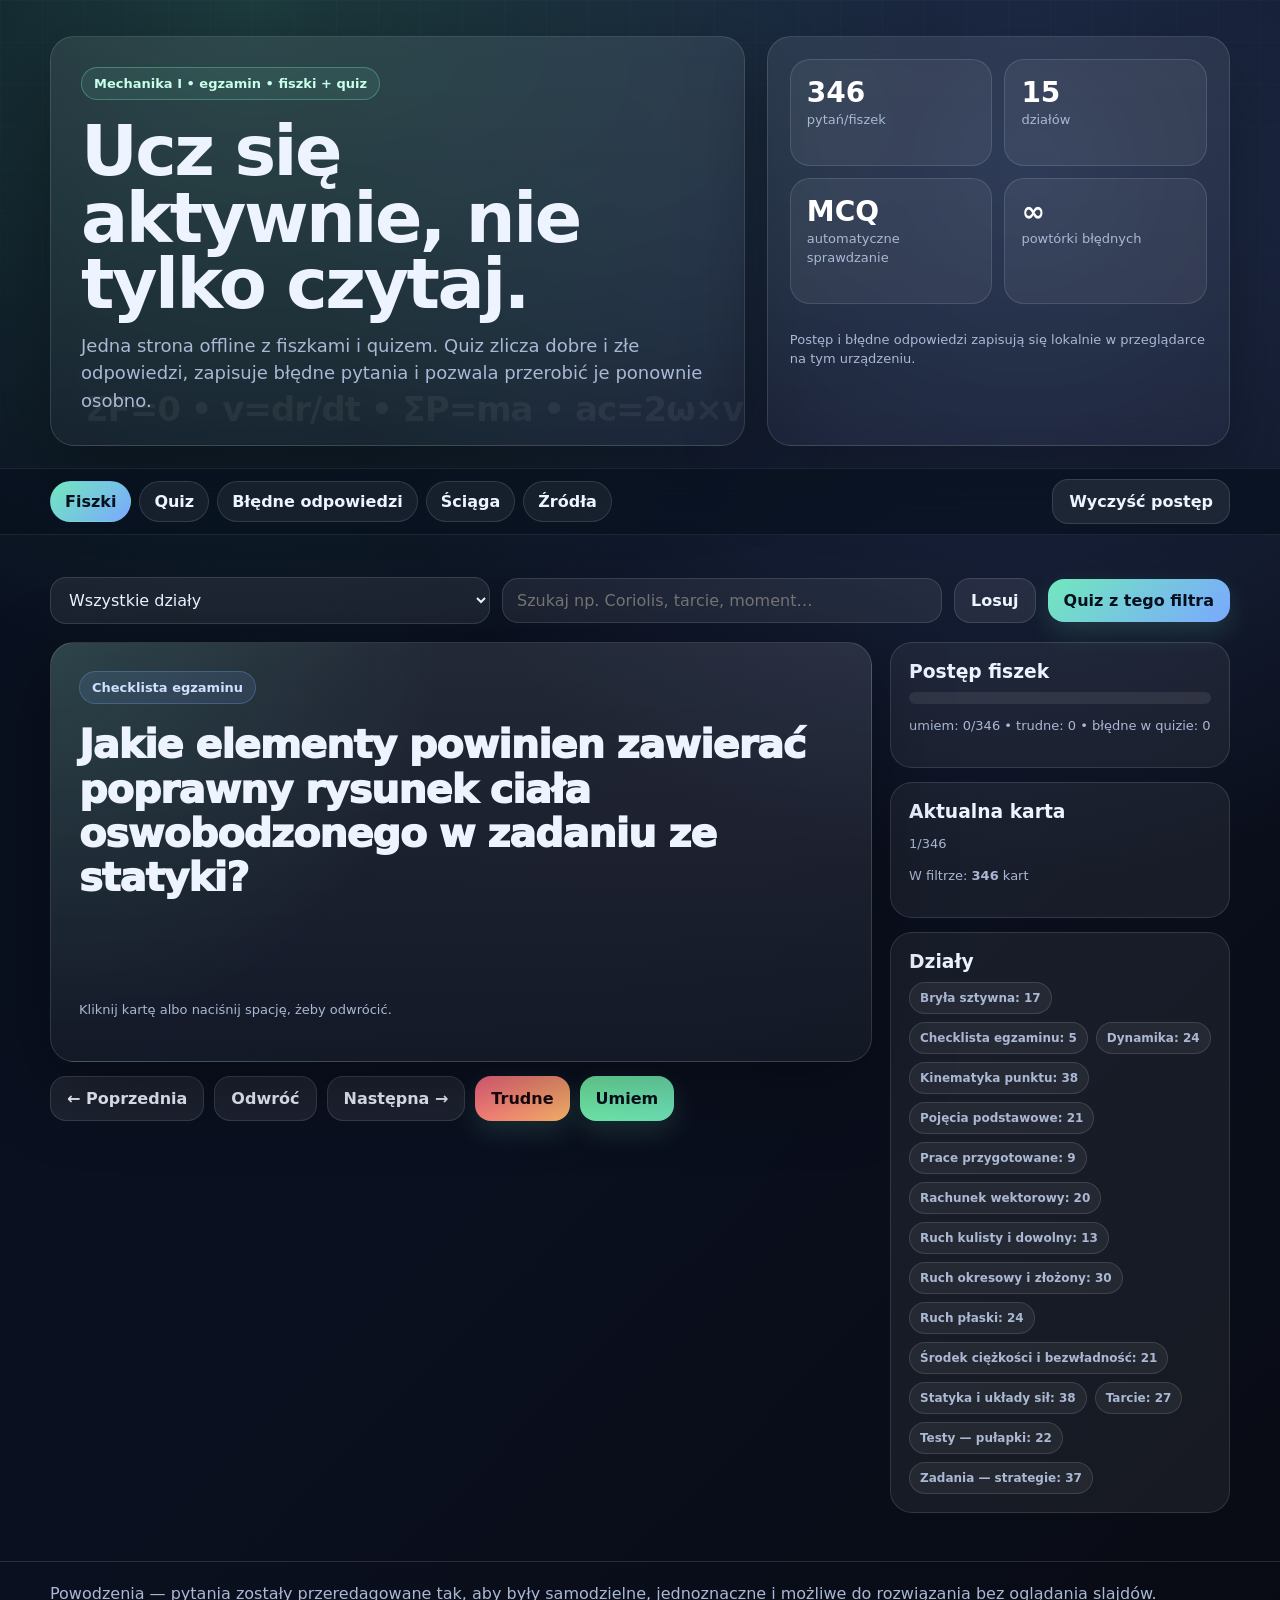
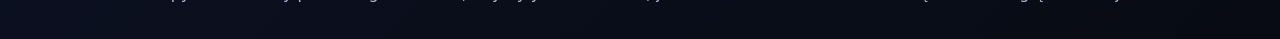
<file: strona/mechanika1_fiszki_quiz_egzamin_2.html>
<!doctype html>
<html lang="pl">
<head>
<meta charset="utf-8" />
<meta name="viewport" content="width=device-width, initial-scale=1" />
<title>Mechanika I — fiszki i quiz do egzaminu</title>
<style>
:root {
  --bg:#08111f; --bg2:#101a2e; --card:#121f35cc; --card2:#172642; --text:#eef4ff; --muted:#aab8d4;
  --accent:#71e8bd; --accent2:#7aa8ff; --danger:#ff6b86; --warn:#ffd166; --ok:#74f2a7;
  --border:rgba(255,255,255,.12); --shadow:0 24px 80px rgba(0,0,0,.35); --radius:24px;
}
*{box-sizing:border-box}
html{scroll-behavior:smooth}
body{margin:0;font-family:Inter,ui-sans-serif,system-ui,-apple-system,Segoe UI,Roboto,Arial,sans-serif;background:
  radial-gradient(circle at 20% 0%,rgba(113,232,189,.20),transparent 35%),
  radial-gradient(circle at 80% 10%,rgba(122,168,255,.20),transparent 40%),
  linear-gradient(135deg,var(--bg),#0b1020 55%,#080b13);color:var(--text);min-height:100vh}
body:before{content:"";position:fixed;inset:0;background-image:linear-gradient(rgba(255,255,255,.04) 1px,transparent 1px),linear-gradient(90deg,rgba(255,255,255,.04) 1px,transparent 1px);background-size:42px 42px;mask-image:linear-gradient(to bottom,rgba(0,0,0,.45),transparent 75%);pointer-events:none}
a{color:inherit}
.container{width:min(1180px,calc(100% - 32px));margin:0 auto}
.hero{padding:36px 0 22px}
.hero-grid{display:grid;grid-template-columns:1.2fr .8fr;gap:22px;align-items:stretch}
.panel{background:linear-gradient(180deg,rgba(255,255,255,.08),rgba(255,255,255,.035));border:1px solid var(--border);border-radius:var(--radius);box-shadow:var(--shadow);backdrop-filter:blur(14px)}
.hero-main{padding:30px;position:relative;overflow:hidden}
.hero-main:after{content:"ΣF=0  •  v=dr/dt  •  ΣP=ma  •  ac=2ω×vw";position:absolute;right:-30px;bottom:16px;font-size:34px;font-weight:900;letter-spacing:-1px;color:rgba(255,255,255,.06);white-space:nowrap}
.kicker{display:inline-flex;gap:8px;align-items:center;padding:8px 12px;border:1px solid rgba(113,232,189,.35);border-radius:999px;background:rgba(113,232,189,.08);color:#c7ffe9;font-weight:700;font-size:13px}
h1{font-size:clamp(34px,6vw,70px);line-height:.95;margin:18px 0 14px;letter-spacing:-2.5px}
.lead{color:var(--muted);font-size:18px;line-height:1.55;margin:0;max-width:760px}
.hero-side{padding:22px;display:grid;gap:14px}
.stat-grid{display:grid;grid-template-columns:1fr 1fr;gap:12px}
.stat{padding:16px;border-radius:20px;background:rgba(255,255,255,.06);border:1px solid var(--border)}
.stat b{display:block;font-size:28px;color:white}
.stat span{color:var(--muted);font-size:13px}
.nav{position:sticky;top:0;z-index:10;background:rgba(8,17,31,.72);backdrop-filter:blur(16px);border-block:1px solid rgba(255,255,255,.08)}
.nav .container{display:flex;gap:10px;align-items:center;justify-content:space-between;padding:10px 0;flex-wrap:wrap}
.tabs{display:flex;gap:8px;flex-wrap:wrap}
.tab{border:1px solid var(--border);background:rgba(255,255,255,.06);color:var(--text);padding:10px 14px;border-radius:999px;font-weight:800;cursor:pointer}
.tab.active{background:linear-gradient(135deg,var(--accent),var(--accent2));color:#07111f;border-color:transparent}
.section{display:none;padding:24px 0 48px}
.section.active{display:block}
.controls{display:grid;grid-template-columns:1fr 1fr auto auto;gap:12px;align-items:center;margin:18px 0}
input,select,button,textarea{font:inherit}
.control,input[type="text"],select,textarea{width:100%;border:1px solid var(--border);background:rgba(255,255,255,.07);color:var(--text);border-radius:16px;padding:12px 14px;outline:none}
select option{color:#08111f}
textarea{min-height:100px;resize:vertical}
.btn{border:0;border-radius:16px;padding:12px 16px;font-weight:900;cursor:pointer;color:#06101e;background:linear-gradient(135deg,var(--accent),var(--accent2));box-shadow:0 10px 26px rgba(113,232,189,.15)}
.btn.secondary{color:var(--text);background:rgba(255,255,255,.08);border:1px solid var(--border);box-shadow:none}
.btn.danger{background:linear-gradient(135deg,#ff6b86,#ffb86c);color:#180910}
.btn.ok{background:linear-gradient(135deg,#74f2a7,#71e8bd)}
.btn:disabled{opacity:.45;cursor:not-allowed}
.layout{display:grid;grid-template-columns:1fr 340px;gap:18px;align-items:start}
.flashcard{height:420px;perspective:1200px;cursor:pointer}
.flash-inner{position:relative;width:100%;height:100%;transition:transform .55s cubic-bezier(.2,.7,.2,1);transform-style:preserve-3d}
.flashcard.flipped .flash-inner{transform:rotateY(180deg)}
.face{position:absolute;inset:0;border-radius:var(--radius);border:1px solid var(--border);background:
  radial-gradient(circle at top left,rgba(113,232,189,.14),transparent 42%),linear-gradient(180deg,rgba(255,255,255,.10),rgba(255,255,255,.04));
  backface-visibility:hidden;padding:28px;display:flex;flex-direction:column;justify-content:space-between;box-shadow:var(--shadow);overflow:auto}
.back{transform:rotateY(180deg)}
.badge{display:inline-flex;width:max-content;padding:8px 12px;border-radius:999px;background:rgba(122,168,255,.12);border:1px solid rgba(122,168,255,.28);font-weight:900;color:#cfe0ff;font-size:13px}
.qtext{font-size:clamp(24px,3.1vw,42px);line-height:1.12;letter-spacing:-1px;font-weight:950;margin:18px 0}
.atext{font-size:clamp(18px,2vw,27px);line-height:1.38;font-weight:650;color:#f7fbff}
.atext code,.formula-box code{background:rgba(0,0,0,.25);padding:2px 5px;border-radius:6px;color:#d7fff0}
.card-actions{display:flex;gap:10px;flex-wrap:wrap;margin-top:14px}
.side{display:grid;gap:14px}
.info-card{padding:18px;border-radius:22px;background:rgba(255,255,255,.06);border:1px solid var(--border)}
.info-card h3{margin:0 0 10px}
.progress{height:12px;background:rgba(255,255,255,.08);border-radius:999px;overflow:hidden}
.progress span{display:block;height:100%;width:0;background:linear-gradient(90deg,var(--accent),var(--accent2));border-radius:999px;transition:width .25s}
.pills{display:flex;flex-wrap:wrap;gap:8px}
.pill{padding:8px 10px;border-radius:999px;background:rgba(255,255,255,.06);border:1px solid var(--border);color:var(--muted);font-size:12px;font-weight:700}
.quiz-shell{display:grid;grid-template-columns:1fr 330px;gap:18px;align-items:start}
.quiz-card{padding:24px;border-radius:var(--radius);min-height:520px;background:linear-gradient(180deg,rgba(255,255,255,.09),rgba(255,255,255,.04));border:1px solid var(--border);box-shadow:var(--shadow)}
.quiz-top{display:flex;align-items:center;justify-content:space-between;gap:12px;margin-bottom:14px;flex-wrap:wrap}
.quiz-question{font-size:clamp(24px,3vw,40px);line-height:1.12;font-weight:950;letter-spacing:-1px;margin:16px 0 18px}
.answers{display:grid;gap:12px;margin-top:18px}
.answer{text-align:left;color:var(--text);background:rgba(255,255,255,.07);border:1px solid var(--border);padding:15px 16px;border-radius:18px;cursor:pointer;line-height:1.35;transition:.18s;min-height:58px}
.answer:hover{transform:translateY(-1px);background:rgba(255,255,255,.10)}
.answer.correct{background:rgba(116,242,167,.18);border-color:rgba(116,242,167,.65)}
.answer.wrong{background:rgba(255,107,134,.18);border-color:rgba(255,107,134,.65)}
.feedback{margin-top:16px;padding:16px;border-radius:18px;border:1px solid var(--border);background:rgba(0,0,0,.18);display:none}
.feedback.show{display:block}
.feedback.good{border-color:rgba(116,242,167,.55)}
.feedback.bad{border-color:rgba(255,107,134,.55)}
.score-grid{display:grid;grid-template-columns:1fr 1fr;gap:12px}
.score{padding:14px;border-radius:18px;border:1px solid var(--border);background:rgba(255,255,255,.06)}
.score b{font-size:32px;display:block}
.score.good b{color:var(--ok)} .score.bad b{color:var(--danger)}
.wrong-list{display:grid;gap:10px;max-height:520px;overflow:auto;padding-right:4px}
.wrong-item{padding:12px;border-radius:16px;background:rgba(255,255,255,.06);border:1px solid var(--border)}
.wrong-item b{display:block;margin-bottom:6px;color:#fff}
.summary-grid{display:grid;grid-template-columns:repeat(2,1fr);gap:16px}
.formula-grid{display:grid;grid-template-columns:repeat(2,minmax(0,1fr));gap:14px}
.formula-box{padding:18px;border-radius:20px;background:rgba(255,255,255,.06);border:1px solid var(--border)}
.formula-box h3{margin:0 0 10px}
.formula-box pre{white-space:pre-wrap;color:#eaf2ff;line-height:1.45;margin:0;font-size:14px}
.sources li{margin:8px 0;color:var(--muted)}
.small{color:var(--muted);font-size:13px;line-height:1.45}
.footer{border-top:1px solid var(--border);padding:22px 0 36px;color:var(--muted)}
@media (max-width: 900px){.hero-grid,.layout,.quiz-shell,.summary-grid,.formula-grid{grid-template-columns:1fr}.controls{grid-template-columns:1fr 1fr}.flashcard{height:520px}}
@media (max-width: 560px){.controls{grid-template-columns:1fr}.stat-grid,.score-grid{grid-template-columns:1fr}.qtext{font-size:28px}.quiz-question{font-size:26px}}
</style>
</head>
<body>
<header class="hero"><div class="container hero-grid">
  <div class="panel hero-main">
    <span class="kicker">Mechanika I • egzamin • fiszki + quiz</span>
    <h1>Ucz się aktywnie, nie tylko czytaj.</h1>
    <p class="lead">Jedna strona offline z fiszkami i quizem. Quiz zlicza dobre i złe odpowiedzi, zapisuje błędne pytania i pozwala przerobić je ponownie osobno.</p>
  </div>
  <div class="panel hero-side">
    <div class="stat-grid">
      <div class="stat"><b id="totalCardsHero">346</b><span>pytań/fiszek</span></div>
      <div class="stat"><b>15</b><span>działów</span></div>
      <div class="stat"><b>MCQ</b><span>automatyczne sprawdzanie</span></div>
      <div class="stat"><b>∞</b><span>powtórki błędnych</span></div>
    </div>
    <p class="small">Postęp i błędne odpowiedzi zapisują się lokalnie w przeglądarce na tym urządzeniu.</p>
  </div>
</div></header>
<nav class="nav"><div class="container">
  <div class="tabs">
    <button class="tab active" data-section="flashcards">Fiszki</button>
    <button class="tab" data-section="quiz">Quiz</button>
    <button class="tab" data-section="wrong">Błędne odpowiedzi</button>
    <button class="tab" data-section="summary">Ściąga</button>
    <button class="tab" data-section="sources">Źródła</button>
  </div>
  <button class="btn secondary" id="resetAll">Wyczyść postęp</button>
</div></nav>
<main>
<section id="flashcards" class="section active"><div class="container">
  <div class="controls">
    <select id="fcCategory"><option value="all">Wszystkie działy</option><option value="Bryła sztywna">Bryła sztywna</option><option value="Checklista egzaminu">Checklista egzaminu</option><option value="Dynamika">Dynamika</option><option value="Kinematyka punktu">Kinematyka punktu</option><option value="Pojęcia podstawowe">Pojęcia podstawowe</option><option value="Prace przygotowane">Prace przygotowane</option><option value="Rachunek wektorowy">Rachunek wektorowy</option><option value="Ruch kulisty i dowolny">Ruch kulisty i dowolny</option><option value="Ruch okresowy i złożony">Ruch okresowy i złożony</option><option value="Ruch płaski">Ruch płaski</option><option value="Statyka i układy sił">Statyka i układy sił</option><option value="Tarcie">Tarcie</option><option value="Testy — pułapki">Testy — pułapki</option><option value="Zadania — strategie">Zadania — strategie</option><option value="Środek ciężkości i bezwładność">Środek ciężkości i bezwładność</option><option value="hard">Tylko trudne</option><option value="known">Tylko umiem</option></select>
    <input id="fcSearch" type="text" placeholder="Szukaj np. Coriolis, tarcie, moment…" />
    <button class="btn secondary" id="fcShuffle">Losuj</button>
    <button class="btn" id="startQuizFromCards">Quiz z tego filtra</button>
  </div>
  <div class="layout">
    <div>
      <div class="flashcard" id="flashcard"><div class="flash-inner">
        <div class="face front"><div><span class="badge" id="frontCat"></span><div class="qtext" id="frontText"></div></div><p class="small">Kliknij kartę albo naciśnij spację, żeby odwrócić.</p></div>
        <div class="face back"><div><span class="badge" id="backCat"></span><div class="atext" id="backText"></div></div><p class="small">Strzałki ←/→ zmieniają kartę. Klawisz 1 = trudne, 2 = umiem.</p></div>
      </div></div>
      <div class="card-actions">
        <button class="btn secondary" id="prevCard">← Poprzednia</button><button class="btn secondary" id="flipCard">Odwróć</button><button class="btn secondary" id="nextCard">Następna →</button>
        <button class="btn danger" id="markHard">Trudne</button><button class="btn ok" id="markKnown">Umiem</button>
      </div>
    </div>
    <aside class="side">
      <div class="info-card"><h3>Postęp fiszek</h3><div class="progress"><span id="fcProgress"></span></div><p class="small" id="fcProgressText"></p></div>
      <div class="info-card"><h3>Aktualna karta</h3><p id="fcCounter" class="small"></p><div id="fcStatus"></div></div>
      <div class="info-card"><h3>Działy</h3><div class="pills" id="catPills"></div></div>
    </aside>
  </div>
</div></section>

<section id="quiz" class="section"><div class="container">
  <div class="controls">
    <select id="quizCategory"><option value="all">Quiz ze wszystkich działów</option><option value="Bryła sztywna">Bryła sztywna</option><option value="Checklista egzaminu">Checklista egzaminu</option><option value="Dynamika">Dynamika</option><option value="Kinematyka punktu">Kinematyka punktu</option><option value="Pojęcia podstawowe">Pojęcia podstawowe</option><option value="Prace przygotowane">Prace przygotowane</option><option value="Rachunek wektorowy">Rachunek wektorowy</option><option value="Ruch kulisty i dowolny">Ruch kulisty i dowolny</option><option value="Ruch okresowy i złożony">Ruch okresowy i złożony</option><option value="Ruch płaski">Ruch płaski</option><option value="Statyka i układy sił">Statyka i układy sił</option><option value="Tarcie">Tarcie</option><option value="Testy — pułapki">Testy — pułapki</option><option value="Zadania — strategie">Zadania — strategie</option><option value="Środek ciężkości i bezwładność">Środek ciężkości i bezwładność</option><option value="wrongSaved">Tylko błędne zapisane</option><option value="hardSaved">Tylko trudne fiszki</option></select>
    <select id="quizMode"><option value="mcq">Wielokrotny wybór — sprawdzane automatycznie</option><option value="mixed">Mieszany — czasem otwarte</option><option value="open">Otwarte — samoocena</option></select>
    <select id="quizCount"><option value="all">Wszystkie pytania z filtra</option><option value="25">25 pytań</option><option value="50">50 pytań</option><option value="100">100 pytań</option><option value="150">150 pytań</option></select>
    <button class="btn" id="startQuiz">Start quizu</button>
  </div>
  <div class="quiz-shell">
    <div class="quiz-card">
      <div class="quiz-top"><span class="badge" id="quizCatBadge">Quiz</span><span class="small" id="quizProgress">Ustaw quiz i kliknij start.</span></div>
      <div class="progress"><span id="quizBar"></span></div>
      <div id="quizArea">
        <div class="quiz-question">Wybierz dział, liczbę pytań i zacznij quiz.</div>
        <p class="small">Po każdej złej odpowiedzi pytanie trafi do listy „Błędne odpowiedzi”. Po zakończeniu możesz kliknąć „Przerób błędne jeszcze raz”.</p>
      </div>
    </div>
    <aside class="side">
      <div class="info-card"><h3>Wynik</h3><div class="score-grid"><div class="score good"><b id="goodCount">0</b><span>dobre</span></div><div class="score bad"><b id="badCount">0</b><span>złe</span></div></div></div>
      <div class="info-card"><h3>Akcje</h3><div class="card-actions"><button class="btn secondary" id="retryWrong" disabled>Przerób błędne</button><button class="btn secondary" id="restartQuiz" disabled>Restart</button></div><p class="small" id="quizHint">Błędne odpowiedzi będą dostępne też w osobnej zakładce.</p></div>
      <div class="info-card"><h3>Błędne z tej sesji</h3><div class="wrong-list" id="sessionWrongList"><p class="small">Na razie brak.</p></div></div>
    </aside>
  </div>
</div></section>

<section id="wrong" class="section"><div class="container">
  <div class="panel" style="padding:24px"><h2>Błędne odpowiedzi do powtórki</h2><p class="small">Tu trafiają pytania źle rozwiązane w quizie. Możesz uruchomić quiz tylko z nich albo przejrzeć odpowiedzi.</p><div class="card-actions"><button class="btn" id="startSavedWrong">Quiz tylko z błędnych</button><button class="btn secondary" id="clearWrong">Wyczyść błędne</button></div><div class="wrong-list" id="savedWrongList" style="margin-top:18px;max-height:none"></div></div>
</div></section>

<section id="summary" class="section"><div class="container">
  <div class="summary-grid">
    <div class="formula-box"><h3>Statyka</h3><pre>ΣFx=0, ΣFy=0, ΣMO=0  (układ płaski)
ΣFx=ΣFy=ΣFz=0 oraz ΣMx=ΣMy=ΣMz=0 (3D)
MO = r × P, |MO| = P·d
Wg = ΣPi, Mg = Σ(ri×Pi)+ΣMpar</pre></div>
    <div class="formula-box"><h3>Tarcie</h3><pre>T ≤ μsN
T = μN na granicy poślizgu
μ = tgρ
S2/S1 = e^(μα)
klin samohamowny: tgα ≤ μ</pre></div>
    <div class="formula-box"><h3>Kinematyka punktu</h3><pre>r = r(t)
v = dr/dt
a = dv/dt = d²r/dt²
a = aτ + an
aτ = dv/dt, an = v²/ρ
s = rφ, v = rω, an = rω², aτ = rε</pre></div>
    <div class="formula-box"><h3>Ruch okresowy i złożony</h3><pre>x = A sin(ωt+γ)
T = 2π/ω, f = 1/T
v = ωA cos(ωt+γ)
a = -ω²x
vb = vu + vw
ab = au + aw + 2ω×vw</pre></div>
    <div class="formula-box"><h3>Bryła sztywna</h3><pre>ruch postępowy: vA=vB, aA=aB
ruch obrotowy: v=ω×r
ruch płaski/dowolny:
vA = vO + ω×rOA
aA = aO + ε×rOA + ω×(ω×rOA)
toczenie: vśr = Rω</pre></div>
    <div class="formula-box"><h3>Dynamika</h3><pre>ΣP = ma
mx¨=ΣPx, my¨=ΣPy, mz¨=ΣPz
B = -ma
ΣP + B = 0
G = mg
Fs = -kx
J = ∫r²dm, Steiner: J = Js + Md²</pre></div>
  </div>
</div></section>

<section id="sources" class="section"><div class="container sources"><div class="panel" style="padding:24px"><h2>Materiały uwzględnione</h2><ul><li>Wykłady 01–08 z nowej paczki, w tym uzupełniony Wykład06 i przykłady z Wykładu08</li><li>Wykłady z poprzedniej paczki: 01–05, 07–09, 11–13</li><li>TEORIA MECHANIKA 1 2024 — pytania testowe i pułapki</li><li>Zestawy zadań 1–13: wektory, statyka, tarcie, kinematyka, ruch złożony i ruch płaski bryły</li></ul><p class="small">Strona jest samodzielnym plikiem HTML — można ją otworzyć bez internetu. Quiz losuje odpowiedzi, więc za każdym razem wygląda trochę inaczej.</p></div></div></section>
</main>
<footer class="footer"><div class="container">Powodzenia — pytania zostały przeredagowane tak, aby były samodzielne, jednoznaczne i możliwe do rozwiązania bez oglądania slajdów.</div></footer>
<script>
const CARDS = [{"cat":"Checklista egzaminu","front":"Jakie elementy powinien zawierać poprawny rysunek ciała oswobodzonego w zadaniu ze statyki?","back":"Należy narysować samo rozpatrywane ciało lub część układu, usunąć więzy i zastąpić je reakcjami, zaznaczyć wszystkie siły czynne, ciężary, momenty, potrzebne wymiary oraz przyjęty układ osi."},{"cat":"Checklista egzaminu","front":"Jaka jest bezpieczna kolejność rozwiązywania płaskiego zadania ze statyki?","back":"1) Oswobodź ciało. 2) Przyjmij osie i zwroty niewiadomych. 3) Rozłóż siły na składowe. 4) Zapisz <code>ΣF<sub>x</sub>=0</code>, <code>ΣF<sub>y</sub>=0</code>, <code>ΣM=0</code>. 5) Rozwiąż równania. 6) Sprawdź znaki, jednostki i sens fizyczny wyniku."},{"cat":"Checklista egzaminu","front":"Kiedy w zadaniu z tarciem wolno przyjąć równość <code>T=μN</code>?","back":"Równość wolno przyjąć na granicy poślizgu albo podczas poślizgu w modelu tarcia kinetycznego. Dla dowolnego stanu spoczynku obowiązuje tylko <code>|T|≤μ<sub>s</sub>N</code>."},{"cat":"Checklista egzaminu","front":"Jak przed rozpoczęciem obliczeń rozpoznać, czy zadanie dotyczy kinematyki, czy dynamiki?","back":"Jeżeli pytanie dotyczy wyłącznie położenia, prędkości i przyspieszenia, jest to kinematyka. Jeżeli trzeba powiązać ruch z masą i siłami, stosuje się dynamikę, np. <code>ΣP=ma</code>."},{"cat":"Checklista egzaminu","front":"Jak dobrać podstawowe równanie prędkości do rodzaju ruchu bryły sztywnej?","back":"W ruchu postępowym wszystkie punkty mają tę samą prędkość. W ruchu obrotowym wokół stałej osi stosuje się <code>v=ω×r</code>. W ruchu płaskim lub dowolnym stosuje się <code>v<sub>A</sub>=v<sub>O</sub>+ω×r<sub>OA</sub></code>."},{"cat":"Rachunek wektorowy","front":"Jakie trzy cechy określają wektor swobodny?","back":"Wektor swobodny jest określony przez moduł, kierunek i zwrot. Jego równoległe przesunięcie nie zmienia wektora."},{"cat":"Rachunek wektorowy","front":"Jak zapisać wektor <code>A</code> przez składowe w kartezjańskim układzie 3D?","back":"<code>A=A<sub>x</sub>i+A<sub>y</sub>j+A<sub>z</sub>k</code>, czyli równoważnie <code>A=[A<sub>x</sub>,A<sub>y</sub>,A<sub>z</sub>]</code>."},{"cat":"Rachunek wektorowy","front":"Jak obliczyć moduł wektora <code>A=[A<sub>x</sub>,A<sub>y</sub>,A<sub>z</sub>]</code>?","back":"<code>|A|=√(A<sub>x</sub><sup>2</sup>+A<sub>y</sub><sup>2</sup>+A<sub>z</sub><sup>2</sup>)</code>."},{"cat":"Rachunek wektorowy","front":"Czym jest wersor i jak wyznaczyć wersor wektora <code>A≠0</code>?","back":"Wersor jest wektorem jednostkowym. Dla wektora <code>A</code> ma postać <code>e<sub>A</sub>=A/|A|</code>."},{"cat":"Rachunek wektorowy","front":"Jak wyznaczyć wersor skierowany od punktu <code>A</code> do punktu <code>B</code>?","back":"<code>e<sub>AB</sub>=(r<sub>B</sub>-r<sub>A</sub>)/|r<sub>B</sub>-r<sub>A</sub>|</code>."},{"cat":"Rachunek wektorowy","front":"Jak zapisać siłę o wartości <code>F</code>, działającą wzdłuż odcinka od punktu A do B?","back":"<code>P=F e<sub>AB</sub></code>, gdzie <code>e<sub>AB</sub></code> jest wersorem skierowanym od A do B."},{"cat":"Rachunek wektorowy","front":"Jak graficznie dodać dwa wektory metodą trójkąta?","back":"Początek drugiego wektora przesuwa się równolegle do końca pierwszego. Wektor sumy łączy początek pierwszego z końcem drugiego."},{"cat":"Rachunek wektorowy","front":"Jak interpretować odejmowanie wektorów <code>A-B</code>?","back":"Jako dodanie wektora przeciwnego: <code>A-B=A+(-B)</code>."},{"cat":"Rachunek wektorowy","front":"Jaki jest wzór na iloczyn skalarny dwóch wektorów i co jest jego wynikiem?","back":"<code>A·B=|A||B|cosφ=A<sub>x</sub>B<sub>x</sub>+A<sub>y</sub>B<sub>y</sub>+A<sub>z</sub>B<sub>z</sub></code>. Wynikiem jest skalar."},{"cat":"Rachunek wektorowy","front":"Jak z iloczynu skalarnego obliczyć kąt między niezerowymi wektorami A i B?","back":"<code>cosφ=(A·B)/(|A||B|)</code>, a następnie <code>φ=arccos((A·B)/(|A||B|))</code>."},{"cat":"Rachunek wektorowy","front":"Kiedy iloczyn skalarny dwóch niezerowych wektorów jest równy zero?","back":"Gdy wektory są prostopadłe, ponieważ wtedy <code>cos90°=0</code>."},{"cat":"Rachunek wektorowy","front":"Co oznacza rzut skalarny wektora A na kierunek wersora e?","back":"Jest to składowa wektora A w kierunku e: <code>A<sub>e</sub>=A·e</code>."},{"cat":"Rachunek wektorowy","front":"Jaki jest moduł i kierunek iloczynu wektorowego <code>A×B</code>?","back":"Moduł wynosi <code>|A×B|=|A||B|sinφ</code>. Wektor jest prostopadły do płaszczyzny A i B, a jego zwrot wyznacza reguła prawej dłoni."},{"cat":"Rachunek wektorowy","front":"Dlaczego kolejność wektorów w iloczynie wektorowym ma znaczenie?","back":"Iloczyn wektorowy jest antyprzemienny: <code>A×B=-(B×A)</code>. Zamiana kolejności odwraca zwrot wyniku."},{"cat":"Rachunek wektorowy","front":"Kiedy iloczyn wektorowy dwóch wektorów jest równy zeru?","back":"Gdy wektory są równoległe lub jeden z nich jest zerowy, ponieważ wtedy <code>sinφ=0</code>."},{"cat":"Rachunek wektorowy","front":"Jak obliczyć składowe iloczynu wektorowego <code>C=A×B</code>?","back":"<code>C<sub>x</sub>=A<sub>y</sub>B<sub>z</sub>-A<sub>z</sub>B<sub>y</sub></code>, <code>C<sub>y</sub>=A<sub>z</sub>B<sub>x</sub>-A<sub>x</sub>B<sub>z</sub></code>, <code>C<sub>z</sub>=A<sub>x</sub>B<sub>y</sub>-A<sub>y</sub>B<sub>x</sub></code>."},{"cat":"Rachunek wektorowy","front":"Co oznacza iloczyn mieszany <code>A·(B×C)</code>?","back":"Jego wartość bezwzględna jest objętością równoległościanu rozpiętego na wektorach A, B i C. Znak zależy od orientacji wektorów."},{"cat":"Rachunek wektorowy","front":"Jaki warunek muszą spełniać trzy wektory, aby były współpłaszczyznowe?","back":"Ich iloczyn mieszany musi być równy zero: <code>A·(B×C)=0</code>."},{"cat":"Rachunek wektorowy","front":"W jakich wzorach mechaniki bezpośrednio występuje iloczyn wektorowy?","back":"Między innymi w momencie siły <code>M=r×P</code>, prędkości punktu bryły <code>v=ω×r</code> i przyspieszeniu Coriolisa <code>a<sub>c</sub>=2ω×v<sub>w</sub></code>."},{"cat":"Rachunek wektorowy","front":"Co należy sprawdzić po obliczeniu wektora z iloczynu wektorowego?","back":"Czy wynik jest prostopadły do obu wektorów wejściowych, czy ma poprawny zwrot z reguły prawej dłoni oraz czy jednostki są właściwe."},{"cat":"Pojęcia podstawowe","front":"Czym zajmuje się mechanika klasyczna?","back":"Opisuje ruch i równowagę ciał materialnych oraz związki między ruchem a oddziaływaniami, z pominięciem efektów relatywistycznych."},{"cat":"Pojęcia podstawowe","front":"Czym różnią się kinematyka, statyka i kinetyka?","back":"<b>Kinematyka</b> opisuje ruch bez badania jego przyczyn. <b>Statyka</b> bada równowagę. <b>Kinetyka</b> wiąże ruch z siłami i bezwładnością."},{"cat":"Pojęcia podstawowe","front":"Co w mechanice nazywa się punktem materialnym?","back":"Model ciała o pomijalnych wymiarach, któremu przypisano masę. Stosuje się go, gdy rozmiar i obrót ciała nie wpływają na analizowane zjawisko."},{"cat":"Pojęcia podstawowe","front":"Jak definiuje się bryłę sztywną?","back":"Jako ciało, w którym odległość między dowolnymi dwoma punktami pozostaje stała podczas ruchu i pod działaniem sił."},{"cat":"Pojęcia podstawowe","front":"Co odróżnia bryłę swobodną od bryły nieswobodnej?","back":"Bryła swobodna nie ma więzów ograniczających jej ruch. Bryła nieswobodna jest połączona z innymi ciałami przez więzy ograniczające dopuszczalne przemieszczenia."},{"cat":"Pojęcia podstawowe","front":"Jakie cechy trzeba podać, aby jednoznacznie opisać siłę skupioną?","back":"Wartość, kierunek lub prostą działania, zwrot i punkt przyłożenia. Jednostką siły jest niuton <code>N</code>."},{"cat":"Pojęcia podstawowe","front":"Na czym polega III zasada Newtona?","back":"Dwa ciała działają na siebie siłami równymi co do wartości, współliniowymi i przeciwnie skierowanymi. Siły te działają na różne ciała."},{"cat":"Pojęcia podstawowe","front":"Czym różnią się siły zewnętrzne od wewnętrznych?","back":"Siły zewnętrzne pochodzą spoza wybranego układu. Siły wewnętrzne opisują wzajemne oddziaływania między elementami należącymi do tego układu."},{"cat":"Pojęcia podstawowe","front":"Czym różni się siła czynna od reakcji więzu?","back":"Siła czynna jest zadanym obciążeniem mogącym wywołać ruch. Reakcja jest odpowiedzią więzu na obciążenie i pojawia się po oswobodzeniu ciała."},{"cat":"Pojęcia podstawowe","front":"Co w mechanice nazywa się więzem?","back":"Połączenie lub warunek geometryczny ograniczający możliwe położenia i przemieszczenia ciała."},{"cat":"Pojęcia podstawowe","front":"Na czym polega oswobodzenie ciała od więzów?","back":"Usuwa się podpory, liny, przeguby i inne więzy, a ich działanie zastępuje się odpowiednimi siłami i ewentualnie momentami reakcji."},{"cat":"Pojęcia podstawowe","front":"Jaki kierunek ma reakcja idealnej gładkiej powierzchni?","back":"Jest prostopadła do powierzchni styku, ponieważ przy braku tarcia nie występuje składowa styczna reakcji."},{"cat":"Pojęcia podstawowe","front":"Jakie niewiadome reakcje występują w płaskiej podporze przegubowej nieprzesuwnej?","back":"Dwie składowe siły reakcji, zwykle <code>R<sub>x</sub></code> i <code>R<sub>y</sub></code>. Idealny przegub nie przenosi momentu."},{"cat":"Pojęcia podstawowe","front":"Jaką reakcję w układzie płaskim daje podpora przegubowa przesuwna?","back":"Jedną siłę prostopadłą do powierzchni prowadzącej lub do kierunku dozwolonego przesuwu."},{"cat":"Pojęcia podstawowe","front":"Jakie reakcje zastępują płaskie utwierdzenie?","back":"Dwie składowe siły reakcji oraz moment utwierdzenia: <code>R<sub>x</sub></code>, <code>R<sub>y</sub></code> i <code>M</code>."},{"cat":"Pojęcia podstawowe","front":"Jak działa idealne cięgno na połączone z nim ciało?","back":"Przenosi tylko siłę rozciągającą wzdłuż swojej osi. Nie przenosi ściskania ani momentu."},{"cat":"Pojęcia podstawowe","front":"Jaką siłę przenosi idealny pręt dwuprzegubowy obciążony tylko w końcach?","back":"Siłę osiową działającą wzdłuż prostej łączącej oba przeguby. Pręt może być rozciągany albo ściskany."},{"cat":"Pojęcia podstawowe","front":"Co oznacza stopień swobody układu?","back":"Jest to liczba niezależnych parametrów potrzebnych do jednoznacznego opisania położenia układu z uwzględnieniem więzów."},{"cat":"Pojęcia podstawowe","front":"Co oznacza pojęcie stanu ruchowego ciała?","back":"Opisuje zmianę położenia ciała względem wybranego układu odniesienia. Brak zmiany położenia oznacza spoczynek w tym układzie."},{"cat":"Pojęcia podstawowe","front":"Jak interpretować ujemną wartość obliczonej reakcji podporowej?","back":"Rzeczywisty zwrot reakcji jest przeciwny do zwrotu przyjętego na rysunku. Sam ujemny znak nie oznacza błędu rachunkowego."},{"cat":"Pojęcia podstawowe","front":"Dlaczego zawsze trzeba podać układ odniesienia przy opisie ruchu?","back":"Ponieważ spoczynek, prędkość i trajektoria zależą od tego, względem jakiego ciała lub układu współrzędnych są mierzone."},{"cat":"Statyka i układy sił","front":"Kiedy dwie siły tworzą dwójkę zerową?","back":"Gdy mają tę samą wartość, tę samą prostą działania i przeciwne zwroty. Ich wypadkowa i moment są równe zero."},{"cat":"Statyka i układy sił","front":"Jakie warunki muszą spełniać dwie siły, aby tworzyły parę sił?","back":"Muszą być równoległe, równe co do wartości, przeciwnie skierowane i działać na różnych prostych."},{"cat":"Statyka i układy sił","front":"Jaki skutek statyczny wywołuje para sił?","back":"Wywołuje czysty moment przy zerowej wypadkowej siły. Nie można jej zastąpić jedną siłą."},{"cat":"Statyka i układy sił","front":"Jak oblicza się wartość momentu pary sił?","back":"<code>M=P d</code>, gdzie <code>P</code> jest wartością jednej z sił, a <code>d</code> odległością między prostymi ich działania."},{"cat":"Statyka i układy sił","front":"Czy moment pary sił zależy od wyboru bieguna redukcji?","back":"Nie. Moment pary jest wektorem swobodnym i ma tę samą wartość oraz zwrot względem każdego bieguna."},{"cat":"Statyka i układy sił","front":"Jak definiuje się moment siły P względem punktu O?","back":"<code>M<sub>O</sub>=r×P</code>, gdzie <code>r</code> prowadzi od punktu O do dowolnego punktu prostej działania siły."},{"cat":"Statyka i układy sił","front":"Jak obliczyć wartość momentu siły względem punktu, znając ramię d?","back":"<code>|M<sub>O</sub>|=P d</code>, gdzie <code>d</code> jest najkrótszą odległością punktu O od prostej działania siły."},{"cat":"Statyka i układy sił","front":"Kiedy moment siły względem punktu O jest równy zero?","back":"Gdy prosta działania siły przechodzi przez punkt O albo gdy wartość siły jest zerowa."},{"cat":"Statyka i układy sił","front":"Jak wyznaczyć moment siły względem zadanej osi l?","back":"Najpierw oblicza się moment względem punktu leżącego na osi, a następnie rzutuje go na oś: <code>M<sub>l</sub>=e<sub>l</sub>·(r×P)</code>."},{"cat":"Statyka i układy sił","front":"Co mówi twierdzenie Varignona o momencie wypadkowej?","back":"Moment wypadkowej względem danego punktu jest równy sumie momentów wszystkich sił składowych względem tego punktu."},{"cat":"Statyka i układy sił","front":"Co to jest środkowy, czyli zbieżny, układ sił?","back":"Układ, w którym proste działania wszystkich sił przecinają się w jednym punkcie."},{"cat":"Statyka i układy sił","front":"Jakie są warunki równowagi płaskiego zbieżnego układu sił?","back":"<code>ΣF<sub>x</sub>=0</code> oraz <code>ΣF<sub>y</sub>=0</code>."},{"cat":"Statyka i układy sił","front":"Jakie są warunki równowagi przestrzennego zbieżnego układu sił?","back":"<code>ΣF<sub>x</sub>=0</code>, <code>ΣF<sub>y</sub>=0</code> i <code>ΣF<sub>z</sub>=0</code>."},{"cat":"Statyka i układy sił","front":"Jakie trzy niezależne równania opisują równowagę płaskiego dowolnego układu sił?","back":"<code>ΣF<sub>x</sub>=0</code>, <code>ΣF<sub>y</sub>=0</code> oraz <code>ΣM<sub>O</sub>=0</code> względem dowolnie wybranego punktu O."},{"cat":"Statyka i układy sił","front":"Jakie równania opisują równowagę przestrzennego dowolnego układu sił?","back":"Trzy równania sił i trzy równania momentów: <code>ΣF<sub>x</sub>=ΣF<sub>y</sub>=ΣF<sub>z</sub>=0</code> oraz <code>ΣM<sub>x</sub>=ΣM<sub>y</sub>=ΣM<sub>z</sub>=0</code>."},{"cat":"Statyka i układy sił","front":"Co nazywa się wektorem głównym układu sił?","back":"Wektorową sumę wszystkich sił: <code>W<sub>g</sub>=ΣP<sub>i</sub></code>."},{"cat":"Statyka i układy sił","front":"Co nazywa się momentem głównym układu sił względem punktu O?","back":"Sumę momentów wszystkich sił i zadanych par względem O: <code>M<sub>gO</sub>=Σ(r<sub>i</sub>×P<sub>i</sub>)+ΣM<sub>i</sub></code>."},{"cat":"Statyka i układy sił","front":"Na czym polega redukcja dowolnego układu sił do punktu O?","back":"Układ zastępuje się równoważnym wektorem głównym przyłożonym w O oraz momentem głównym względem O."},{"cat":"Statyka i układy sił","front":"Jak zmienia się moment główny po przeniesieniu bieguna redukcji z O do A?","back":"Wektor główny się nie zmienia, a moment spełnia zależność <code>M<sub>gA</sub>=M<sub>gO</sub>+r<sub>AO</sub>×W<sub>g</sub></code> przy konsekwentnym określeniu wektora położenia."},{"cat":"Statyka i układy sił","front":"Do czego redukuje się płaski układ sił, gdy <code>W<sub>g</sub>≠0</code> i <code>M<sub>gO</sub>=0</code>?","back":"Do jednej siły wypadkowej równej <code>W<sub>g</sub></code>, której prosta działania przechodzi przez punkt O."},{"cat":"Statyka i układy sił","front":"Do czego redukuje się płaski układ sił, gdy <code>W<sub>g</sub>≠0</code> i <code>M<sub>gO</sub>≠0</code>?","back":"Do jednej siły wypadkowej przesuniętej względem O tak, aby jej moment był równy <code>M<sub>gO</sub></code>. Odległość prostej działania wynosi <code>d=|M<sub>gO</sub>|/|W<sub>g</sub>|</code>."},{"cat":"Statyka i układy sił","front":"Do czego redukuje się układ, gdy <code>W<sub>g</sub>=0</code>, ale <code>M<sub>gO</sub>≠0</code>?","back":"Do pary sił o momencie równym momentowi głównemu."},{"cat":"Statyka i układy sił","front":"Jaki warunek oznacza całkowitą równowagę dowolnego układu sił?","back":"Zarówno wektor główny, jak i moment główny muszą być zerowe: <code>W<sub>g</sub>=0</code> i <code>M<sub>gO</sub>=0</code>."},{"cat":"Statyka i układy sił","front":"Co to jest skrętnik statyczny?","back":"Redukcja przestrzennego układu sił do siły i momentu równoległego do tej siły. Taki układ nazywa się także śrubą statyczną."},{"cat":"Statyka i układy sił","front":"Co nazywa się osią centralną przestrzennego układu sił?","back":"Prostą, na której moment główny jest równoległy do wektora głównego i ma minimalną wartość."},{"cat":"Statyka i układy sił","front":"Jakie reakcje należy narysować po usunięciu płaskiego przegubu wewnętrznego?","back":"Na obu rozciętych częściach rysuje się dwie równe co do wartości i przeciwne składowe sił. Idealny przegub wewnętrzny nie przenosi momentu."},{"cat":"Statyka i układy sił","front":"Jak zastąpić stałe obciążenie ciągłe o intensywności q na odcinku długości l?","back":"Wypadkową <code>Q=q l</code> przyłożoną w środku obciążonego odcinka."},{"cat":"Statyka i układy sił","front":"Jak zastąpić trójkątne obciążenie ciągłe o wartości maksymalnej <code>q<sub>max</sub></code> na długości l?","back":"Wypadkową <code>Q=q<sub>max</sub>l/2</code> przyłożoną w odległości <code>l/3</code> od strony większej intensywności."},{"cat":"Statyka i układy sił","front":"Dlaczego warto sumować momenty względem punktu, przez który przechodzi kilka niewiadomych reakcji?","back":"Reakcje przechodzące przez ten punkt mają moment równy zero, więc nie występują w równaniu momentów i łatwiej wyznaczyć pozostałe niewiadome."},{"cat":"Statyka i układy sił","front":"Co mówi twierdzenie o trzech siłach dla bryły w równowadze?","back":"Jeżeli na bryłę działają trzy nierównoległe siły i bryła jest w równowadze, proste działania tych sił muszą przecinać się w jednym punkcie."},{"cat":"Statyka i układy sił","front":"Jak zapisać siłę naciągu liny w przestrzennym zadaniu statycznym?","back":"Jako iloczyn nieznanej wartości naciągu i wersora kierunku liny: <code>S=S e<sub>AB</sub></code>."},{"cat":"Statyka i układy sił","front":"Ile niezależnych równań równowagi można zapisać dla pojedynczej bryły w układzie płaskim?","back":"Maksymalnie trzy: dwa równania rzutów sił i jedno równanie momentów."},{"cat":"Statyka i układy sił","front":"Ile niezależnych równań równowagi można zapisać dla pojedynczej bryły w przestrzeni?","back":"Maksymalnie sześć: trzy równania rzutów sił i trzy równania momentów."},{"cat":"Statyka i układy sił","front":"Po czym rozpoznać układ statycznie niewyznaczalny?","back":"Liczba niezależnych niewiadomych reakcji jest większa niż liczba dostępnych niezależnych równań równowagi; do rozwiązania potrzebne są dodatkowe warunki odkształceniowe."},{"cat":"Statyka i układy sił","front":"Jaki jest sens fizyczny zamiany siły na równoległą siłę w innym punkcie i dodatkową parę sił?","back":"Przesunięcie siły poza jej prostą działania zmienia moment. Aby zachować równoważność, trzeba dodać parę o momencie <code>M=r×P</code>."},{"cat":"Statyka i układy sił","front":"Jakie reakcje może przekazywać idealne łożysko poprzeczne wału?","back":"Składowe siły poprzeczne do osi wału; idealne łożysko poprzeczne nie blokuje przesunięcia wzdłuż osi."},{"cat":"Statyka i układy sił","front":"Czym różni się łożysko poprzeczno-wzdłużne od poprzecznego w modelu statycznym?","back":"Łożysko poprzeczno-wzdłużne może przenosić także składową siły wzdłuż osi wału, więc daje o jedną niewiadomą więcej."},{"cat":"Statyka i układy sił","front":"Jak sprawdzić po obliczeniach, czy założony model reakcji podpór był spójny?","back":"Należy sprawdzić spełnienie wszystkich równań równowagi, poprawność jednostek, zwroty reakcji i zgodność liczby niewiadomych z możliwościami danych więzów."},{"cat":"Tarcie","front":"Co w mechanice oznacza tarcie zewnętrzne?","back":"Zespół zjawisk występujących na styku dwóch ciał stałych, których skutkiem jest opór przeciw względnemu przesunięciu lub jego tendencji."},{"cat":"Tarcie","front":"Czym różni się tarcie statyczne od kinetycznego?","back":"Tarcie statyczne działa, gdy powierzchnie nie ślizgają się względem siebie. Tarcie kinetyczne działa podczas rzeczywistego poślizgu."},{"cat":"Tarcie","front":"Jaki warunek spełnia wartość siły tarcia statycznego?","back":"<code>|T|≤T<sub>max</sub>=μ<sub>s</sub>N</code>. Siła tarcia przyjmuje taką wartość, jaka jest potrzebna do utrzymania spoczynku, aż do wartości maksymalnej."},{"cat":"Tarcie","front":"Jaki warunek obowiązuje na granicy poślizgu?","back":"<code>|T|=μ<sub>s</sub>N</code>, a zwrot tarcia jest przeciwny do przewidywanego ruchu względnego."},{"cat":"Tarcie","front":"Jak zapisuje się modelową wartość tarcia kinetycznego?","back":"<code>|T|=μ<sub>k</sub>N</code>, przy czym siła jest skierowana przeciwnie do prędkości poślizgu."},{"cat":"Tarcie","front":"Jak wyznaczyć zwrot siły tarcia na styku dwóch ciał?","back":"Najpierw ustala się możliwy albo rzeczywisty kierunek ruchu względnego jednego ciała względem drugiego. Tarcie działa przeciwnie do tego ruchu."},{"cat":"Tarcie","front":"Co zrobić, gdy przed rozwiązaniem nie wiadomo, w którą stronę działa tarcie?","back":"Przyjąć dowolny zwrot, rozwiązać równania i zinterpretować znak wyniku. Ujemny wynik oznacza zwrot przeciwny do przyjętego."},{"cat":"Tarcie","front":"Co oznacza współczynnik tarcia <code>μ</code> w modelu Coulomba?","back":"Jest bezwymiarowym stosunkiem granicznej siły tarcia do nacisku: <code>μ=T<sub>max</sub>/N</code>."},{"cat":"Tarcie","front":"Jak zdefiniowany jest kąt tarcia <code>ρ</code>?","back":"Spełnia zależność <code>tanρ=μ</code>. Jest kątem między reakcją normalną a reakcją całkowitą na granicy poślizgu."},{"cat":"Tarcie","front":"Co przedstawia stożek tarcia?","back":"Zbiór dopuszczalnych kierunków reakcji całkowitej przy tarciu statycznym. Jeżeli wypadkowa oddziaływania mieści się wewnątrz stożka, poślizg nie następuje."},{"cat":"Tarcie","front":"Jakie podstawowe założenia ma model suchego tarcia Coulomba?","back":"Siła tarcia granicznego jest proporcjonalna do nacisku, w przybliżeniu nie zależy od nominalnej powierzchni styku, a współczynnik tarcia kinetycznego jest traktowany jako stały dla danego kontaktu."},{"cat":"Tarcie","front":"Czym różnią się tarcie suche, graniczne i płynne?","back":"W tarciu suchym brak filmu smarnego, w granicznym występuje bardzo cienka warstwa rozdzielająca, a w płynnym powierzchnie są rozdzielone warstwą płynu."},{"cat":"Tarcie","front":"Jaki wzór łączy naciągi po obu stronach pasa opasującego cylinder?","back":"<code>S<sub>2</sub>/S<sub>1</sub>=e<sup>μα</sup></code>, gdzie <code>S<sub>2</sub>&gt;S<sub>1</sub></code>, a <code>α</code> jest kątem opasania w radianach."},{"cat":"Tarcie","front":"Dlaczego w równaniu Eytelweina kąt opasania musi być podany w radianach?","back":"Ponieważ występuje bezpośrednio w wykładniku funkcji wykładniczej <code>e<sup>μα</sup></code>, a wyprowadzenie równania wykorzystuje miarę łukową kąta."},{"cat":"Tarcie","front":"Jak zmiana kąta opasania wpływa na możliwy stosunek naciągów pasa?","back":"Zwiększenie kąta opasania zwiększa wykładniczo stosunek <code>S<sub>2</sub>/S<sub>1</sub></code>, więc pas może przenosić większą różnicę naciągów."},{"cat":"Tarcie","front":"Jaki warunek samohamowności ma symetryczny klin o półkącie <code>α</code>?","back":"<code>tanα≤μ</code>, czyli <code>α≤ρ</code>. W takim przypadku klin nie wysuwa się sam pod działaniem obciążenia."},{"cat":"Tarcie","front":"Jaki jest warunek samohamowności ciała na chropowatej równi pochyłej bez dodatkowych sił?","back":"<code>tanα≤μ</code>. Granica zsuwania występuje przy <code>tanα=μ</code>."},{"cat":"Tarcie","front":"Jak modeluje się opór toczenia sztywnego koła po odkształcalnym podłożu?","back":"Wypadkową reakcji przesuwa się o ramię oporu toczenia <code>f</code>, co tworzy moment oporu około <code>Nf</code>."},{"cat":"Tarcie","front":"Jaka siła pozioma utrzymuje cylinder o promieniu R w stanie granicznego toczenia, gdy nacisk wynosi N?","back":"W prostym modelu <code>P R=N f</code>, więc <code>P=Nf/R</code>."},{"cat":"Tarcie","front":"Dlaczego opór toczenia jest zwykle mniejszy od oporu ślizgania?","back":"Ponieważ efektywny współczynnik <code>f/R</code> jest zazwyczaj znacznie mniejszy od współczynnika tarcia ślizgowego <code>μ</code>."},{"cat":"Tarcie","front":"Jak modeluje się moment tarcia w łożysku ślizgowym poprzecznym?","back":"Reakcję wypadkową traktuje się jako przesuniętą względem środka czopa, co daje moment oporu zależny od obciążenia, promienia czopa i zastępczego współczynnika tarcia."},{"cat":"Tarcie","front":"Jaki przybliżony przedział ma moment tarcia czopowego przy równomiernym nacisku?","back":"W zależności od założeń rozkładu nacisku stosuje się w przybliżeniu <code>M<sub>T</sub>≈(1/2 do 2/3) μ r P</code>."},{"cat":"Tarcie","front":"Jakie siły należy narysować na każdym styku w zadaniu z klinem i tarciem?","back":"Reakcję normalną prostopadłą do powierzchni i siłę tarcia styczną do powierzchni, skierowaną przeciwnie do przewidywanego ruchu względnego."},{"cat":"Tarcie","front":"Co należy sprawdzić po rozwiązaniu zadania zakładającego spoczynek z tarciem statycznym?","back":"Dla każdego styku trzeba sprawdzić nierówność <code>|T|≤μ<sub>s</sub>N</code>. Jeżeli jest naruszona, przyjęty stan spoczynku jest niemożliwy."},{"cat":"Tarcie","front":"Co w modelu kontaktu oznacza siła nacisku <code>N</code>?","back":"Składową reakcji prostopadłą do powierzchni styku."},{"cat":"Tarcie","front":"Co w modelu kontaktu oznacza siła tarcia <code>T</code>?","back":"Składową reakcji styczną do powierzchni styku, przeciwdziałającą poślizgowi lub jego tendencji."},{"cat":"Tarcie","front":"Jakie skutki techniczne może mieć tarcie oprócz strat energii?","back":"Umożliwia przyczepność, hamowanie, przekazywanie mocy pasem i utrzymywanie połączeń, ale jednocześnie powoduje nagrzewanie i zużycie powierzchni."},{"cat":"Kinematyka punktu","front":"Czym różni się tor ruchu od równania ruchu punktu?","back":"Tor jest geometryczną krzywą kolejnych położeń. Równanie ruchu <code>r=r(t)</code> określa także, w jakiej chwili punkt znajduje się w danym miejscu toru."},{"cat":"Kinematyka punktu","front":"Jak wyznaczyć tor z parametrycznych równań <code>x(t), y(t), z(t)</code>?","back":"Należy wyeliminować parametr czasu <code>t</code> i otrzymać zależność między współrzędnymi przestrzennymi."},{"cat":"Kinematyka punktu","front":"Jak definiuje się średnią prędkość wektorową na przedziale czasu <code>Δt</code>?","back":"<code>v<sub>śr</sub>=Δr/Δt</code>. Jest skierowana zgodnie z wektorem przemieszczenia."},{"cat":"Kinematyka punktu","front":"Jak definiuje się prędkość chwilową punktu?","back":"<code>v=dr/dt</code>. Wektor prędkości jest styczny do toru i wskazuje chwilowy kierunek ruchu."},{"cat":"Kinematyka punktu","front":"Jak wyznaczyć prędkość z równań <code>x(t), y(t), z(t)</code>?","back":"<code>v=ẋ i+ẏ j+ż k</code>, czyli różniczkuje się każdą współrzędną po czasie."},{"cat":"Kinematyka punktu","front":"Jak obliczyć wartość prędkości z jej składowych kartezjańskich?","back":"<code>|v|=√(ẋ<sup>2</sup>+ẏ<sup>2</sup>+ż<sup>2</sup>)</code>."},{"cat":"Kinematyka punktu","front":"Jak definiuje się średnie przyspieszenie na przedziale czasu <code>Δt</code>?","back":"<code>a<sub>śr</sub>=Δv/Δt</code>. Jest to iloraz zmiany wektora prędkości i czasu, w którym ta zmiana nastąpiła."},{"cat":"Kinematyka punktu","front":"Jak definiuje się przyspieszenie chwilowe punktu?","back":"<code>a=dv/dt=d<sup>2</sup>r/dt<sup>2</sup></code>."},{"cat":"Kinematyka punktu","front":"Jak wyznaczyć przyspieszenie z równań <code>x(t), y(t), z(t)</code>?","back":"<code>a=ẍ i+ÿ j+z̈ k</code>, czyli każdą współrzędną różniczkuje się dwukrotnie po czasie."},{"cat":"Kinematyka punktu","front":"Jak obliczyć wartość przyspieszenia z jego składowych?","back":"<code>|a|=√(ẍ<sup>2</sup>+ÿ<sup>2</sup>+z̈<sup>2</sup>)</code>."},{"cat":"Kinematyka punktu","front":"Co to jest współrzędna naturalna <code>s</code>?","back":"Jest współrzędną mierzoną wzdłuż znanego toru od ustalonego początku i w przyjętym zwrocie."},{"cat":"Kinematyka punktu","front":"Czy współrzędna naturalna <code>s(t)</code> może maleć?","back":"Tak. Maleje, gdy punkt porusza się przeciwnie do przyjętego dodatniego zwrotu toru."},{"cat":"Kinematyka punktu","front":"Jak odróżnić drogę przebytą od przyrostu współrzędnej naturalnej?","back":"Droga jest zawsze nieujemna i wynosi <code>∫|v|dt</code>. Przyrost współrzędnej <code>s</code> może być dodatni albo ujemny zależnie od kierunku ruchu."},{"cat":"Kinematyka punktu","front":"Jak zapisać wektor prędkości w naturalnym układzie toru?","back":"<code>v=(ds/dt)τ</code>, gdzie <code>τ</code> jest wersorem stycznym w kierunku wzrostu współrzędnej <code>s</code>."},{"cat":"Kinematyka punktu","front":"Na jakie składowe rozkłada się przyspieszenie w układzie Freneta?","back":"Na składową styczną i normalną: <code>a=a<sub>τ</sub>τ+a<sub>n</sub>n</code>."},{"cat":"Kinematyka punktu","front":"Jak obliczyć przyspieszenie styczne?","back":"<code>a<sub>τ</sub>=dv/dt=d<sup>2</sup>s/dt<sup>2</sup></code>. Odpowiada ono za zmianę wartości prędkości."},{"cat":"Kinematyka punktu","front":"Jak obliczyć przyspieszenie normalne?","back":"<code>a<sub>n</sub>=v<sup>2</sup>/ρ</code>. Jest skierowane do środka krzywizny toru."},{"cat":"Kinematyka punktu","front":"Jaką zmianę ruchu powoduje przyspieszenie styczne?","back":"Zmienia wartość prędkości, ale samo nie jest odpowiedzialne za zakrzywienie toru."},{"cat":"Kinematyka punktu","front":"Jaką zmianę ruchu powoduje przyspieszenie normalne?","back":"Zmienia kierunek wektora prędkości i powoduje zakrzywienie ruchu."},{"cat":"Kinematyka punktu","front":"Jak z wartości <code>v</code> i <code>a<sub>n</sub></code> obliczyć promień krzywizny?","back":"<code>ρ=v<sup>2</sup>/a<sub>n</sub></code>, o ile <code>a<sub>n</sub>≠0</code>."},{"cat":"Kinematyka punktu","front":"Jak z wektorów v i a obliczyć składową styczną przyspieszenia?","back":"<code>a<sub>τ</sub>=(v·a)/|v|</code> dla <code>|v|≠0</code>."},{"cat":"Kinematyka punktu","front":"Jak z wartości całkowitego i stycznego przyspieszenia obliczyć składową normalną?","back":"<code>a<sub>n</sub>=√(|a|<sup>2</sup>-a<sub>τ</sub><sup>2</sup>)</code>."},{"cat":"Kinematyka punktu","front":"Jakie jest przyspieszenie w ruchu jednostajnym prostoliniowym?","back":"Równe zero, ponieważ nie zmienia się ani wartość, ani kierunek prędkości."},{"cat":"Kinematyka punktu","front":"Czy w ruchu jednostajnym krzywoliniowym przyspieszenie jest równe zero?","back":"Nie. <code>a<sub>τ</sub>=0</code>, ale <code>a<sub>n</sub>≠0</code>, ponieważ zmienia się kierunek prędkości."},{"cat":"Kinematyka punktu","front":"Jakie równanie opisuje ruch jednostajny wzdłuż zadanej osi lub toru?","back":"<code>s=s<sub>0</sub>+vt</code> przy <code>v=const</code>."},{"cat":"Kinematyka punktu","front":"Jakie równania opisują ruch prostoliniowy ze stałym przyspieszeniem?","back":"<code>v=v<sub>0</sub>+at</code> oraz <code>s=s<sub>0</sub>+v<sub>0</sub>t+(1/2)at<sup>2</sup></code>."},{"cat":"Kinematyka punktu","front":"Kiedy ruch jest przyspieszony, a kiedy opóźniony?","back":"Ruch jest przyspieszony, gdy prędkość i przyspieszenie styczne mają zgodne znaki, a opóźniony, gdy mają znaki przeciwne."},{"cat":"Kinematyka punktu","front":"Jaki związek łączy drogę po łuku okręgu, promień i kąt obrotu?","back":"<code>s=rφ</code>, jeżeli kąt <code>φ</code> jest wyrażony w radianach."},{"cat":"Kinematyka punktu","front":"Jak definiuje się prędkość kątową i przyspieszenie kątowe?","back":"<code>ω=dφ/dt</code> oraz <code>ε=dω/dt=d<sup>2</sup>φ/dt<sup>2</sup></code>."},{"cat":"Kinematyka punktu","front":"Jaki jest związek między prędkością liniową a kątową w ruchu po okręgu?","back":"<code>v=rω</code>."},{"cat":"Kinematyka punktu","front":"Jakie jest przyspieszenie normalne w ruchu po okręgu?","back":"<code>a<sub>n</sub>=v<sup>2</sup>/r=rω<sup>2</sup></code>."},{"cat":"Kinematyka punktu","front":"Jakie jest przyspieszenie styczne w ruchu po okręgu?","back":"<code>a<sub>τ</sub>=rε</code>."},{"cat":"Kinematyka punktu","front":"Jak wygląda hodograf prędkości w ruchu jednostajnym po okręgu?","back":"Jest okręgiem o promieniu równym stałej wartości prędkości, ponieważ zmienia się jedynie kierunek wektora prędkości."},{"cat":"Kinematyka punktu","front":"Jak przejść z kartezjańskich współrzędnych x, y, z do cylindrycznych <code>ρ,φ,z</code>?","back":"<code>ρ=√(x<sup>2</sup>+y<sup>2</sup>)</code>, <code>φ=atan2(y,x)</code>, a trzecia współrzędna pozostaje równa <code>z</code>."},{"cat":"Kinematyka punktu","front":"Jak zapisać prędkość punktu we współrzędnych cylindrycznych?","back":"<code>v=ρ̇ e<sub>ρ</sub>+ρφ̇ e<sub>φ</sub>+ż e<sub>z</sub></code>."},{"cat":"Kinematyka punktu","front":"Jak zapisać przyspieszenie punktu we współrzędnych cylindrycznych?","back":"<code>a=(ρ̈-ρφ̇<sup>2</sup>)e<sub>ρ</sub>+(ρφ̈+2ρ̇φ̇)e<sub>φ</sub>+z̈e<sub>z</sub></code>."},{"cat":"Kinematyka punktu","front":"Jak przejść z kartezjańskich współrzędnych do użytych na wykładzie współrzędnych sferycznych <code>r,φ,ψ</code>?","back":"<code>r=√(x<sup>2</sup>+y<sup>2</sup>+z<sup>2</sup>)</code>, <code>φ=atan2(y,x)</code>, <code>ψ=arcsin(z/r)</code>."},{"cat":"Kinematyka punktu","front":"Jakie trzy kroki wykonuje się w zadaniu z parametrycznym równaniem ruchu?","back":"Najpierw wyznacza się położenie i ewentualnie tor, następnie różniczkuje położenie do prędkości, a potem prędkość do przyspieszenia."},{"cat":"Bryła sztywna","front":"Ile stopni swobody ma swobodna bryła sztywna w przestrzeni?","back":"Sześć: trzy niezależne przesunięcia i trzy niezależne obroty."},{"cat":"Bryła sztywna","front":"Jak rozpoznać ruch postępowy bryły sztywnej?","back":"Każda prosta związana z bryłą pozostaje równoległa do swojego położenia początkowego, więc orientacja bryły się nie zmienia."},{"cat":"Bryła sztywna","front":"Jakie są prędkości punktów bryły w ruchu postępowym?","back":"W danej chwili wszystkie punkty mają taki sam wektor prędkości."},{"cat":"Bryła sztywna","front":"Jakie są przyspieszenia punktów bryły w ruchu postępowym?","back":"W danej chwili wszystkie punkty mają taki sam wektor przyspieszenia."},{"cat":"Bryła sztywna","front":"Na czym polega ruch obrotowy bryły wokół stałej osi?","back":"Punkty leżące na osi pozostają nieruchome, a pozostałe poruszają się po okręgach o środkach na tej osi."},{"cat":"Bryła sztywna","front":"Jak obliczyć prędkość punktu A bryły obracającej się wokół stałej osi?","back":"<code>v<sub>A</sub>=ω×r<sub>A</sub></code>. Jej wartość wynosi <code>v=ωh</code>, gdzie h jest odległością punktu od osi."},{"cat":"Bryła sztywna","front":"Jak rozkłada się przyspieszenie punktu bryły w ruchu obrotowym?","back":"Na składową styczną <code>a<sub>τ</sub>=ε×r</code> i doosiową <code>a<sub>n</sub>=ω×(ω×r)</code>."},{"cat":"Bryła sztywna","front":"Jakie wartości mają składowe przyspieszenia punktu odległego o h od stałej osi obrotu?","back":"<code>a<sub>τ</sub>=εh</code> oraz <code>a<sub>n</sub>=ω<sup>2</sup>h</code>."},{"cat":"Bryła sztywna","front":"Jaki warunek obowiązuje w przekładni pasowej bez poślizgu?","back":"Prędkość pasa jest równa prędkości obwodowej każdego koła: <code>r<sub>1</sub>ω<sub>1</sub>=r<sub>2</sub>ω<sub>2</sub></code>."},{"cat":"Bryła sztywna","front":"Jak wyznaczyć przełożenie idealnej przekładni pasowej bez poślizgu?","back":"<code>ω<sub>1</sub>/ω<sub>2</sub>=r<sub>2</sub>/r<sub>1</sub></code>. Dla pasa otwartego koła obracają się zgodnie, a dla skrzyżowanego przeciwnie."},{"cat":"Bryła sztywna","front":"Jaki warunek kinematyczny obowiązuje w miejscu zazębienia dwóch kół zębatych?","back":"Prędkości obwodowe na kołach podziałowych są równe co do wartości: <code>r<sub>1</sub>ω<sub>1</sub>=r<sub>2</sub>ω<sub>2</sub></code>."},{"cat":"Bryła sztywna","front":"Jak z liczb zębów obliczyć przełożenie pary zewnętrznie zazębionych kół zębatych?","back":"<code>ω<sub>1</sub>/ω<sub>2</sub>=-z<sub>2</sub>/z<sub>1</sub></code>. Znak minus oznacza przeciwne zwroty obrotu."},{"cat":"Bryła sztywna","front":"Co oznacza toczenie koła bez poślizgu po nieruchomym podłożu?","back":"Punkt styku koła z podłożem ma chwilowo prędkość równą zero względem podłoża."},{"cat":"Bryła sztywna","front":"Jaki związek łączy prędkość środka koła z prędkością kątową przy toczeniu bez poślizgu?","back":"<code>v<sub>C</sub>=Rω</code>."},{"cat":"Bryła sztywna","front":"Jaka jest prędkość najwyższego punktu koła toczącego się bez poślizgu po nieruchomym podłożu?","back":"Ma wartość <code>2v<sub>C</sub></code> i jest skierowana zgodnie z ruchem środka koła."},{"cat":"Bryła sztywna","front":"Jaka jest chwilowa prędkość punktu styku toczącego się koła z podłożem?","back":"Równa zero względem podłoża, ponieważ prędkość postępowa środka i prędkość od obrotu znoszą się w tym punkcie."},{"cat":"Bryła sztywna","front":"Jak sprawdzić kierunek prędkości punktu bryły w czystym ruchu obrotowym?","back":"Prędkość jest styczna do okręgu ruchu, czyli prostopadła jednocześnie do osi obrotu i promienia prowadzonego od osi do punktu."},{"cat":"Ruch okresowy i złożony","front":"Kiedy ruch nazywa się okresowym?","back":"Gdy położenie powtarza się po stałym czasie T: <code>x(t+nT)=x(t)</code> dla całkowitego n."},{"cat":"Ruch okresowy i złożony","front":"Co oznacza okres drgań T?","back":"Najkrótszy dodatni czas, po którym ruch powtarza ten sam stan fazowy."},{"cat":"Ruch okresowy i złożony","front":"Co oznacza częstotliwość drgań f?","back":"Liczbę pełnych okresów przypadających na jednostkę czasu: <code>f=1/T</code>, w hercach."},{"cat":"Ruch okresowy i złożony","front":"Jak z okresem T obliczyć częstość kołową <code>ω</code>?","back":"<code>ω=2π/T=2πf</code>."},{"cat":"Ruch okresowy i złożony","front":"Jakie równanie opisuje proste drganie harmoniczne?","back":"<code>x(t)=A sin(ωt+γ)</code> albo równoważnie funkcja cosinus o odpowiednio przesuniętej fazie."},{"cat":"Ruch okresowy i złożony","front":"Co oznacza amplituda A w ruchu harmonicznym?","back":"Maksymalną wartość bezwzględną wychylenia od położenia równowagi."},{"cat":"Ruch okresowy i złożony","front":"Co oznacza faza <code>ωt+γ</code> i faza początkowa <code>γ</code>?","back":"Faza określa położenie ruchu w cyklu, a <code>γ</code> wyznacza stan drgania w chwili <code>t=0</code>."},{"cat":"Ruch okresowy i złożony","front":"Jak wyznaczyć prędkość w ruchu <code>x=A sin(ωt+γ)</code>?","back":"<code>v=ωA cos(ωt+γ)</code>."},{"cat":"Ruch okresowy i złożony","front":"Jak wyznaczyć przyspieszenie w ruchu <code>x=A sin(ωt+γ)</code>?","back":"<code>a=-ω<sup>2</sup>A sin(ωt+γ)=-ω<sup>2</sup>x</code>."},{"cat":"Ruch okresowy i złożony","front":"Jaki jest sens fizyczny zależności <code>a=-ω<sup>2</sup>x</code>?","back":"Przyspieszenie jest proporcjonalne do wychylenia i zawsze skierowane do położenia równowagi."},{"cat":"Ruch okresowy i złożony","front":"W jakim położeniu prędkość ruchu harmonicznego ma największą wartość?","back":"W położeniu równowagi <code>x=0</code>; wtedy <code>|v|=ωA</code>."},{"cat":"Ruch okresowy i złożony","front":"W jakim położeniu wartość przyspieszenia ruchu harmonicznego jest największa?","back":"W skrajnych wychyleniach <code>|x|=A</code>; wtedy <code>|a|=ω<sup>2</sup>A</code>."},{"cat":"Ruch okresowy i złożony","front":"Jaki jest wynik złożenia drgań harmonicznych o tej samej częstości?","back":"Jedno drganie harmoniczne o tej samej częstości, ale na ogół o innej amplitudzie i fazie początkowej."},{"cat":"Ruch okresowy i złożony","front":"Kiedy złożenie dwóch drgań daje dudnienie?","back":"Gdy drgania mają bliskie, ale różne częstości. Amplituda wypadkowa zmienia się wtedy okresowo."},{"cat":"Ruch okresowy i złożony","front":"Na czym polega analiza harmoniczna?","back":"Na przedstawieniu przebiegu okresowego jako sumy drgań harmonicznych, na przykład za pomocą szeregu Fouriera."},{"cat":"Ruch okresowy i złożony","front":"Co oznacza ruch bezwzględny punktu w ruchu złożonym?","back":"Ruch punktu obserwowany w nieruchomym układzie odniesienia."},{"cat":"Ruch okresowy i złożony","front":"Co oznacza ruch względny punktu?","back":"Ruch punktu obserwowany względem poruszającego się układu lub ciała, w którym punkt się przemieszcza."},{"cat":"Ruch okresowy i złożony","front":"Co oznacza ruch unoszenia?","back":"Ruch, jaki miałby punkt nieruchomy względem układu ruchomego, wynikający wyłącznie z ruchu tego układu względem układu nieruchomego."},{"cat":"Ruch okresowy i złożony","front":"Jakie jest twierdzenie o składaniu prędkości w ruchu złożonym?","back":"<code>v<sub>b</sub>=v<sub>u</sub>+v<sub>w</sub></code>: prędkość bezwzględna jest sumą prędkości unoszenia i względnej."},{"cat":"Ruch okresowy i złożony","front":"Jak wyznaczyć prędkość względną, znając prędkość bezwzględną i unoszenia?","back":"<code>v<sub>w</sub>=v<sub>b</sub>-v<sub>u</sub></code>."},{"cat":"Ruch okresowy i złożony","front":"Jakie jest twierdzenie o składaniu przyspieszeń w ruchu złożonym?","back":"<code>a<sub>b</sub>=a<sub>u</sub>+a<sub>w</sub>+a<sub>c</sub></code>, gdzie <code>a<sub>c</sub></code> jest przyspieszeniem Coriolisa."},{"cat":"Ruch okresowy i złożony","front":"Jaki jest wektorowy wzór na przyspieszenie Coriolisa?","back":"<code>a<sub>c</sub>=2ω×v<sub>w</sub></code>."},{"cat":"Ruch okresowy i złożony","front":"Jak obliczyć wartość przyspieszenia Coriolisa?","back":"<code>|a<sub>c</sub>|=2ωv<sub>w</sub>sinα</code>, gdzie α jest kątem między <code>ω</code> i <code>v<sub>w</sub></code>."},{"cat":"Ruch okresowy i złożony","front":"Jak wyznaczyć zwrot przyspieszenia Coriolisa?","back":"Z reguły prawej dłoni dla iloczynu wektorowego <code>ω×v<sub>w</sub></code>."},{"cat":"Ruch okresowy i złożony","front":"Kiedy przyspieszenie Coriolisa jest równe zero?","back":"Gdy układ unoszenia nie obraca się, gdy prędkość względna jest zerowa albo gdy <code>ω</code> i <code>v<sub>w</sub></code> są równoległe."},{"cat":"Ruch okresowy i złożony","front":"Czy przyspieszenie Coriolisa występuje, gdy układ ruchomy wykonuje wyłącznie ruch postępowy?","back":"Nie, ponieważ wtedy <code>ω=0</code>."},{"cat":"Ruch okresowy i złożony","front":"Jak interpretować prędkości łodzi płynącej przez rzekę?","back":"Prędkość łodzi względem wody jest względna, prędkość nurtu jest prędkością unoszenia, a prędkość względem brzegu jest bezwzględna."},{"cat":"Ruch okresowy i złożony","front":"Jakie składniki prędkości należy uwzględnić dla tulejki przesuwającej się w obracającej rurce?","back":"Prędkość względną wzdłuż rurki oraz prędkość unoszenia wynikającą z obrotu rurki; ich suma daje prędkość bezwzględną."},{"cat":"Ruch okresowy i złożony","front":"Jakie składniki przyspieszenia należy uwzględnić dla punktu poruszającego się w obracającym układzie?","back":"Przyspieszenie względne, przyspieszenie unoszenia oraz przyspieszenie Coriolisa."},{"cat":"Ruch okresowy i złożony","front":"Jak rozpoznać w zadaniu, że nie wolno pominąć przyspieszenia Coriolisa?","back":"Punkt porusza się względem układu ruchomego, a sam układ jednocześnie obraca się względem układu nieruchomego."},{"cat":"Ruch płaski","front":"Jak definiuje się ruch płaski bryły sztywnej?","back":"Wszystkie punkty bryły poruszają się w płaszczyznach równoległych do jednej nieruchomej płaszczyzny kierowniczej."},{"cat":"Ruch płaski","front":"Ile stopni swobody ma bryła w ruchu płaskim?","back":"Trzy: dwa przesunięcia wybranego bieguna w płaszczyźnie i jeden obrót wokół osi prostopadłej do tej płaszczyzny."},{"cat":"Ruch płaski","front":"Jakimi trzema funkcjami czasu można opisać ruch płaski bryły?","back":"<code>x<sub>O</sub>(t)</code>, <code>y<sub>O</sub>(t)</code> oraz kątem obrotu <code>φ(t)</code>."},{"cat":"Ruch płaski","front":"Na jakie dwa składniki można rozłożyć ruch figury płaskiej?","back":"Na ruch postępowy wybranego bieguna O oraz obrót figury względem tego bieguna."},{"cat":"Ruch płaski","front":"Jak zapisać położenie punktu A względem bieguna O?","back":"<code>r<sub>A</sub>=r<sub>O</sub>+r<sub>OA</sub></code>. Wektor <code>r<sub>OA</sub></code> obraca się razem z bryłą."},{"cat":"Ruch płaski","front":"Jak zapisać prędkość punktu A bryły w ruchu płaskim?","back":"<code>v<sub>A</sub>=v<sub>O</sub>+ω×r<sub>OA</sub></code>."},{"cat":"Ruch płaski","front":"Jak zapisać przyspieszenie punktu A bryły w ruchu płaskim?","back":"<code>a<sub>A</sub>=a<sub>O</sub>+ε×r<sub>OA</sub>+ω×(ω×r<sub>OA</sub>)</code>."},{"cat":"Ruch płaski","front":"Co oznacza składnik <code>ε×r<sub>OA</sub></code> w równaniu przyspieszeń?","back":"Składową styczną przyspieszenia punktu A względem bieguna O, wywołaną przyspieszeniem kątowym bryły."},{"cat":"Ruch płaski","front":"Co oznacza składnik <code>ω×(ω×r<sub>OA</sub>)</code>?","back":"Składową normalną, skierowaną od A do chwilowego środka obrotu względem bieguna O, o wartości <code>ω<sup>2</sup>|r<sub>OA</sub>|</code>."},{"cat":"Ruch płaski","front":"Co to jest chwilowy środek prędkości w ruchu płaskim?","back":"Punkt płaszczyzny związanej z bryłą, którego prędkość w danej chwili jest równa zero."},{"cat":"Ruch płaski","front":"Jak znaleźć chwilowy środek prędkości, znając kierunki prędkości dwóch punktów bryły?","back":"Przez oba punkty prowadzi się proste prostopadłe do ich wektorów prędkości. Punkt przecięcia tych prostych jest chwilowym środkiem."},{"cat":"Ruch płaski","front":"Jak obliczyć prędkość punktu A, gdy znany jest chwilowy środek C?","back":"<code>|v<sub>A</sub>|=ω·CA</code>, a kierunek prędkości jest prostopadły do odcinka CA."},{"cat":"Ruch płaski","front":"Czy chwilowy środek prędkości musi leżeć wewnątrz bryły?","back":"Nie. Może leżeć wewnątrz, na zewnątrz, a w ruchu postępowym jest traktowany jako punkt w nieskończoności."},{"cat":"Ruch płaski","front":"Gdzie znajduje się chwilowy środek prędkości koła toczącego się bez poślizgu po nieruchomym podłożu?","back":"W punkcie styku koła z podłożem."},{"cat":"Ruch płaski","front":"Co mówi twierdzenie o rzutach prędkości dwóch punktów bryły sztywnej?","back":"Rzuty prędkości obu punktów na prostą łączącą te punkty są równe."},{"cat":"Ruch płaski","front":"Kiedy twierdzenie o rzutach prędkości jest szczególnie użyteczne?","back":"Gdy znane są kierunki prędkości punktów połączonych sztywnym prętem, ale nie są znane wszystkie ich wartości."},{"cat":"Ruch płaski","front":"Co to jest środek obrotu skończonego?","back":"Punkt, wokół którego obrót o skończony kąt przeprowadza figurę płaską z jednego określonego położenia do drugiego."},{"cat":"Ruch płaski","front":"Jaki jest związek chwilowego środka obrotu ze środkiem obrotu skończonego?","back":"Chwilowy środek jest granicznym położeniem środka obrotu skończonego, gdy przedział czasu dąży do zera."},{"cat":"Ruch płaski","front":"Co nazywa się centroidą nieruchomą?","back":"Miejsce geometryczne kolejnych położeń chwilowego środka prędkości w układzie nieruchomym."},{"cat":"Ruch płaski","front":"Co nazywa się centroidą ruchomą?","back":"Miejsce geometryczne kolejnych położeń chwilowego środka prędkości w układzie związanym z poruszającą się bryłą."},{"cat":"Ruch płaski","front":"Jak interpretować ruch płaski przy użyciu centroid?","back":"Centroida ruchoma toczy się bez poślizgu po centroidzie nieruchomej."},{"cat":"Ruch płaski","front":"Jak wykorzystać prowadnicę suwaka do ustalenia kierunku jego prędkości?","back":"Prędkość suwaka jest równoległa do prowadnicy, ponieważ więzy nie pozwalają mu poruszać się w kierunku poprzecznym."},{"cat":"Ruch płaski","front":"Dlaczego chwilowy środek prędkości nie jest na ogół środkiem przyspieszeń?","back":"Punkt o zerowej prędkości może mieć niezerowe przyspieszenie, dlatego nie wolno automatycznie przyjmować <code>a=0</code> w chwilowym środku."},{"cat":"Ruch płaski","front":"Jaką kolejność obliczeń stosować w zadaniu z prędkościami i przyspieszeniami mechanizmu płaskiego?","back":"Najpierw rozwiązuje się zależności prędkości, aby wyznaczyć prędkości kątowe, a dopiero potem zapisuje równania przyspieszeń z członami stycznymi i normalnymi."},{"cat":"Ruch kulisty i dowolny","front":"Jak definiuje się ruch kulisty bryły sztywnej?","back":"Jeden punkt bryły pozostaje nieruchomy, a wszystkie pozostałe punkty poruszają się po sferach o środku w tym punkcie."},{"cat":"Ruch kulisty i dowolny","front":"Ile stopni swobody ma bryła wykonująca ruch kulisty?","back":"Trzy, ponieważ położenie nieruchomego punktu jest ustalone, a zmienia się wyłącznie orientacja bryły."},{"cat":"Ruch kulisty i dowolny","front":"Jakie kąty Eulera opisują orientację bryły w ruchu kulistym?","back":"Kąt precesji, kąt nutacji i kąt obrotu własnego."},{"cat":"Ruch kulisty i dowolny","front":"Co to jest chwilowa oś obrotu w ruchu kulistym?","back":"Prosta przechodząca przez nieruchomy punkt bryły, której punkty mają w danej chwili prędkość równą zero."},{"cat":"Ruch kulisty i dowolny","front":"Jak obliczyć prędkość punktu M w ruchu kulistym?","back":"<code>v<sub>M</sub>=ω×r<sub>M</sub></code>, gdzie <code>r<sub>M</sub></code> jest wektorem od nieruchomego punktu do M."},{"cat":"Ruch kulisty i dowolny","front":"Jak obliczyć przyspieszenie punktu M w ruchu kulistym?","back":"<code>a<sub>M</sub>=ε×r<sub>M</sub>+ω×(ω×r<sub>M</sub>)</code>."},{"cat":"Ruch kulisty i dowolny","front":"Co to jest aksoida nieruchoma?","back":"Miejsce geometryczne kolejnych położeń chwilowej osi obrotu opisane w układzie nieruchomym."},{"cat":"Ruch kulisty i dowolny","front":"Co to jest aksoida ruchoma?","back":"Miejsce geometryczne kolejnych położeń chwilowej osi obrotu opisane w układzie związanym z bryłą."},{"cat":"Ruch kulisty i dowolny","front":"Jak można geometrycznie interpretować ruch kulisty za pomocą aksoid?","back":"Jako toczenie bez poślizgu aksoidy ruchomej po aksoidzie nieruchomej."},{"cat":"Ruch kulisty i dowolny","front":"Jak rozkłada się ruch dowolny swobodnej bryły?","back":"Na ruch postępowy wybranego bieguna O oraz ruch kulisty bryły względem tego bieguna."},{"cat":"Ruch kulisty i dowolny","front":"Jak zapisać prędkość punktu M w dowolnym ruchu bryły?","back":"<code>v<sub>M</sub>=v<sub>O</sub>+ω×r<sub>OM</sub></code>."},{"cat":"Ruch kulisty i dowolny","front":"Jak zapisać przyspieszenie punktu M w dowolnym ruchu bryły?","back":"<code>a<sub>M</sub>=a<sub>O</sub>+ε×r<sub>OM</sub>+ω×(ω×r<sub>OM</sub>)</code>."},{"cat":"Ruch kulisty i dowolny","front":"Jaki charakter ma chwilowy ruch dowolny bryły?","back":"Ma charakter ruchu śrubowego: jest złożeniem obrotu wokół osi centralnej i przesunięcia wzdłuż tej osi."},{"cat":"Środek ciężkości i bezwładność","front":"Co to jest ciężar ciała materialnego?","back":"Wypadkowa sił grawitacyjnych działających na wszystkie elementy masy ciała."},{"cat":"Środek ciężkości i bezwładność","front":"Jak definiuje się środek ciężkości ciała?","back":"Jako punkt, przez który przechodzi prosta działania wypadkowego ciężaru przy dowolnym położeniu ciała w jednorodnym polu grawitacyjnym."},{"cat":"Środek ciężkości i bezwładność","front":"Jak obliczyć współrzędną x środka ciężkości układu ciężarów skupionych?","back":"<code>x<sub>S</sub>=Σ(G<sub>i</sub>x<sub>i</sub>)/ΣG<sub>i</sub></code>. Analogiczne wzory obowiązują dla y i z."},{"cat":"Środek ciężkości i bezwładność","front":"Kiedy środek ciężkości pokrywa się ze środkiem masy?","back":"W jednorodnym polu grawitacyjnym, gdy przyspieszenie g jest praktycznie jednakowe dla całego ciała."},{"cat":"Środek ciężkości i bezwładność","front":"Gdzie znajduje się środek masy jednorodnego pręta?","back":"W połowie jego długości."},{"cat":"Środek ciężkości i bezwładność","front":"Gdzie znajduje się środek masy jednorodnej prostokątnej płyty?","back":"W punkcie przecięcia przekątnych."},{"cat":"Środek ciężkości i bezwładność","front":"Gdzie znajduje się środek masy jednorodnego trójkąta?","back":"W punkcie przecięcia środkowych, w odległości jednej trzeciej wysokości od podstawy."},{"cat":"Środek ciężkości i bezwładność","front":"Jak wyznaczać środek masy figury złożonej z kilku prostych części?","back":"Każdą część traktuje się jako masę lub pole skupione w jej środku, a następnie stosuje średnią ważoną. Otwory uwzględnia się jako ujemne pola lub masy."},{"cat":"Środek ciężkości i bezwładność","front":"Jak definiuje się masowy moment bezwładności względem osi?","back":"<code>J=∫r<sup>2</sup>dm</code>, gdzie r jest prostopadłą odległością elementu masy od osi."},{"cat":"Środek ciężkości i bezwładność","front":"Jak odległość masy od osi wpływa na moment bezwładności?","back":"Wkład elementu masy rośnie z kwadratem odległości, dlatego masa położona dalej od osi zwiększa moment bezwładności znacznie silniej."},{"cat":"Środek ciężkości i bezwładność","front":"Jaka jest jednostka masowego momentu bezwładności?","back":"<code>kg·m<sup>2</sup></code>."},{"cat":"Środek ciężkości i bezwładność","front":"Co mówi twierdzenie Steinera dla osi równoległych?","back":"<code>J=J<sub>S</sub>+Md<sup>2</sup></code>, gdzie oś S przechodzi przez środek masy, a d jest odległością między osiami."},{"cat":"Środek ciężkości i bezwładność","front":"Kiedy wolno zastosować twierdzenie Steinera?","back":"Tylko dla dwóch osi równoległych, z których jedna przechodzi przez środek masy rozpatrywanego ciała."},{"cat":"Środek ciężkości i bezwładność","front":"Co to jest promień bezwładności względem osi?","back":"<code>i=√(J/M)</code>. Jest odległością zastępczą, na której skupienie całej masy dałoby ten sam moment bezwładności."},{"cat":"Środek ciężkości i bezwładność","front":"Jak z promienia bezwładności obliczyć moment bezwładności?","back":"<code>J=Mi<sup>2</sup></code>."},{"cat":"Środek ciężkości i bezwładność","front":"Co opisują momenty dewiacyjne, czyli produkty bezwładności?","back":"Opisują sprzężenie rozkładu masy względem par osi i występują we wzorze na moment bezwładności względem dowolnie skierowanej osi."},{"cat":"Środek ciężkości i bezwładność","front":"Czy moment dewiacyjny może być ujemny?","back":"Tak. Jego znak zależy od położenia elementów masy względem rozpatrywanych osi."},{"cat":"Środek ciężkości i bezwładność","front":"Co to są główne osie bezwładności?","back":"Wzajemnie prostopadłe osie, względem których odpowiednie momenty dewiacyjne są równe zero."},{"cat":"Środek ciężkości i bezwładność","front":"Kiedy główne osie bezwładności nazywa się centralnymi?","back":"Gdy przechodzą przez środek masy bryły."},{"cat":"Środek ciężkości i bezwładność","front":"Co przedstawia elipsoida bezwładności?","back":"Geometryczną reprezentację zależności momentu bezwładności od kierunku osi przechodzącej przez dany punkt. Jej osie główne pokrywają się z głównymi osiami bezwładności."},{"cat":"Środek ciężkości i bezwładność","front":"Jak obliczyć moment bezwładności bryły złożonej z kilku części względem wspólnej osi?","back":"Sumuje się momenty bezwładności wszystkich części względem tej samej osi, stosując w razie potrzeby twierdzenie Steinera dla każdej części."},{"cat":"Prace przygotowane","front":"Co to są współrzędne uogólnione?","back":"Niezależne parametry jednoznacznie opisujące położenie układu zgodnie z więzami."},{"cat":"Prace przygotowane","front":"Jaki jest związek liczby współrzędnych uogólnionych z liczbą stopni swobody?","back":"Minimalna liczba niezależnych współrzędnych uogólnionych jest równa liczbie stopni swobody układu."},{"cat":"Prace przygotowane","front":"Co to jest przemieszczenie możliwe?","back":"Nieskończenie małe przemieszczenie zgodne z więzami i kierunkami, w których układ może się poruszać."},{"cat":"Prace przygotowane","front":"Co to jest przemieszczenie przygotowane, czyli wirtualne?","back":"Pomyślane nieskończenie małe przemieszczenie zgodne z więzami, rozpatrywane w ustalonej chwili i niezależnie od rzeczywistego przebiegu czasu."},{"cat":"Prace przygotowane","front":"Jak zapisać pracę przygotowaną siły P na przemieszczeniu <code>δr</code>?","back":"<code>δL=P·δr</code>. Dla momentu działającego przy obrocie: <code>δL=M δφ</code>."},{"cat":"Prace przygotowane","front":"Jak brzmi zasada prac przygotowanych dla układu w równowadze?","back":"Dla każdego dopuszczalnego przemieszczenia wirtualnego suma prac przygotowanych wszystkich sił czynnych jest równa zero: <code>δL=0</code>."},{"cat":"Prace przygotowane","front":"Dlaczego idealne reakcje więzów nie pojawiają się w równaniu prac przygotowanych?","back":"Ponieważ są prostopadłe do dopuszczalnych przemieszczeń albo ich punkty przyłożenia nie przesuwają się w kierunku reakcji, więc ich praca jest zerowa."},{"cat":"Prace przygotowane","front":"Dlaczego praca przygotowana sił wewnętrznych bryły sztywnej jest równa zero?","back":"Siły wewnętrzne występują parami akcji i reakcji, a względne odległości punktów bryły sztywnej nie zmieniają się."},{"cat":"Prace przygotowane","front":"Kiedy metoda prac przygotowanych jest wygodniejsza od bezpośrednich równań równowagi?","back":"Gdy układ ma wiele idealnych reakcji więzów, które nie wykonują pracy wirtualnej i mogą zostać automatycznie wyeliminowane z obliczeń."},{"cat":"Dynamika","front":"Co bada dynamika punktu materialnego?","back":"Związki między ruchem punktu o określonej masie a siłami działającymi na ten punkt."},{"cat":"Dynamika","front":"Co jest miarą bezwładności punktu materialnego?","back":"Masa <code>m</code>."},{"cat":"Dynamika","front":"Jak brzmi II zasada Newtona dla punktu materialnego?","back":"<code>ΣP=ma</code>: wypadkowa sił jest równa iloczynowi masy i przyspieszenia."},{"cat":"Dynamika","front":"Jaki jest kierunek przyspieszenia punktu zgodnie z II zasadą Newtona?","back":"Taki sam jak kierunek wypadkowej siły działającej na punkt."},{"cat":"Dynamika","front":"Na czym polega zasada niezależności działania sił?","back":"Przyspieszenie wywołane sumą sił jest wektorową sumą przyspieszeń, które każda siła wywołałaby osobno."},{"cat":"Dynamika","front":"Jak zapisać równania dynamiki w kartezjańskim układzie 3D?","back":"<code>m ẍ=ΣP<sub>x</sub></code>, <code>m ÿ=ΣP<sub>y</sub></code>, <code>m z̈=ΣP<sub>z</sub></code>."},{"cat":"Dynamika","front":"Jak zapisać równania dynamiki w naturalnym układzie toru?","back":"<code>m a<sub>τ</sub>=ΣP<sub>τ</sub></code>, <code>m a<sub>n</sub>=ΣP<sub>n</sub></code>, a w kierunku binormalnym <code>ΣP<sub>b</sub>=0</code> dla ruchu po zadanym torze."},{"cat":"Dynamika","front":"Na czym polega odwrotne zadanie dynamiki?","back":"Znany jest ruch i masa punktu, a na podstawie <code>ΣP=ma</code> wyznacza się siły powodujące ten ruch."},{"cat":"Dynamika","front":"Na czym polega proste zadanie dynamiki?","back":"Znane są siły, masa i warunki początkowe, a szuka się równania ruchu przez rozwiązanie równań różniczkowych."},{"cat":"Dynamika","front":"Dlaczego w prostym zadaniu dynamiki potrzebne są warunki początkowe?","back":"Pozwalają wyznaczyć stałe całkowania, a więc wskazać konkretne rozwiązanie odpowiadające danemu ruchowi."},{"cat":"Dynamika","front":"Jaką siłę nazywa się siłą bezwładności d’Alemberta?","back":"<code>B=-ma</code>, czyli siłę formalną skierowaną przeciwnie do przyspieszenia."},{"cat":"Dynamika","front":"Jak zapisać zasadę d’Alemberta dla punktu materialnego?","back":"<code>ΣP+B=0</code>, gdzie <code>B=-ma</code>."},{"cat":"Dynamika","front":"Jaki jest cel stosowania zasady d’Alemberta?","back":"Pozwala zapisać problem dynamiki w formie formalnego równania równowagi i korzystać z metod statyki."},{"cat":"Dynamika","front":"Czy siła bezwładności d’Alemberta jest rzeczywistym oddziaływaniem innego ciała?","back":"Nie. Jest wielkością formalną wprowadzoną do przekształcenia równania ruchu do postaci równowagi pozornej."},{"cat":"Dynamika","front":"Jak zapisać siłę ciężkości w pobliżu powierzchni Ziemi?","back":"<code>G=mg</code>, skierowaną pionowo w dół."},{"cat":"Dynamika","front":"Jak działa idealna sprężyna liniowa?","back":"<code>F<sub>s</sub>=-kx</code>. Siła jest proporcjonalna do odkształcenia i skierowana przeciwnie do niego."},{"cat":"Dynamika","front":"Co oznacza współczynnik sztywności sprężyny k?","back":"Siłę potrzebną do jednostkowego wydłużenia lub ugięcia; jednostką jest <code>N/m</code>."},{"cat":"Dynamika","front":"Jak wyznaczyć statyczne ugięcie pionowej sprężyny obciążonej ciężarem mg?","back":"Z warunku równowagi <code>kδ=mg</code>, więc <code>δ=mg/k</code>."},{"cat":"Dynamika","front":"Jak zapisać równania rzutu ukośnego bez oporu powietrza?","back":"<code>x=v<sub>0</sub>cosα·t</code>, <code>y=v<sub>0</sub>sinα·t-(1/2)gt<sup>2</sup></code> przy początku w punkcie wyrzutu."},{"cat":"Dynamika","front":"Jaki kształt ma tor rzutu ukośnego bez oporu powietrza?","back":"Parabolę: <code>y=x tanα-gx<sup>2</sup>/(2v<sub>0</sub><sup>2</sup>cos<sup>2</sup>α)</code>."},{"cat":"Dynamika","front":"Jak zapisać równanie pionowego spadania z liniowym oporem <code>F<sub>o</sub>=cv</code>?","back":"Przy dodatnim zwrocie w dół: <code>m dv/dt=mg-cv</code>."},{"cat":"Dynamika","front":"Co to jest prędkość graniczna przy spadaniu z liniowym oporem?","back":"Stała prędkość osiągana, gdy przyspieszenie zanika i <code>mg=cv<sub>g</sub></code>, więc <code>v<sub>g</sub>=mg/c</code>."},{"cat":"Dynamika","front":"Jak sprawdzić poprawność znaków w równaniu dynamiki?","back":"Najpierw przyjąć dodatni zwrot osi, a następnie konsekwentnie rzutować na nią wszystkie siły i przyspieszenie. Wynik ujemny oznacza ruch lub siłę przeciwną do założonego zwrotu."},{"cat":"Dynamika","front":"Jak rozwiązuje się typowe zadanie dynamiki punktu poruszającego się po znanym torze?","back":"Rozkłada się siły na kierunek styczny i normalny, a następnie stosuje <code>ΣP<sub>τ</sub>=ma<sub>τ</sub></code> oraz <code>ΣP<sub>n</sub>=mv<sup>2</sup>/ρ</code>."},{"cat":"Zadania — strategie","front":"Jak wyznaczyć siłę o znanej wartości, która działa wzdłuż odcinka łączącego dwa punkty w przestrzeni?","back":"Oblicz wektor od pierwszego punktu do drugiego, podziel go przez jego długość, aby otrzymać wersor, a następnie pomnóż wersor przez wartość siły."},{"cat":"Zadania — strategie","front":"Jak sprawdzić, czy trzy podane wektory są współpłaszczyznowe?","back":"Oblicz iloczyn mieszany <code>A·(B×C)</code>. Wektory są współpłaszczyznowe, gdy wynik jest równy zero."},{"cat":"Zadania — strategie","front":"Jak wyznaczyć nieznane siły w prętach zbiegających się w jednym węźle płaskim?","back":"Oswobodź węzeł, przyjmij siły wzdłuż osi prętów i zapisz <code>ΣF<sub>x</sub>=0</code> oraz <code>ΣF<sub>y</sub>=0</code>."},{"cat":"Zadania — strategie","front":"Jak interpretować znak siły osiowej obliczonej w pręcie?","back":"Jeżeli wszystkie siły prętowe założono jako rozciągające, wynik dodatni oznacza rozciąganie, a ujemny ściskanie."},{"cat":"Zadania — strategie","front":"Jaką reakcję przyjąć w miejscu styku ciała z idealnie gładką ścianą?","back":"Jedną reakcję prostopadłą do ściany; składowa styczna nie występuje."},{"cat":"Zadania — strategie","front":"Jak rozpocząć rozwiązanie belki z przegubem wewnętrznym?","back":"Można rozciąć układ w przegubie i rozpatrywać obie części osobno. W przegubie wprowadza się parę przeciwnych sił, ale nie moment."},{"cat":"Zadania — strategie","front":"Jak zastąpić rozłożone obciążenie belki przed zapisaniem równań równowagi?","back":"Obliczyć pole wykresu obciążenia jako wartość wypadkowej i przyłożyć ją w środku ciężkości tego wykresu."},{"cat":"Zadania — strategie","front":"Jak wybrać punkt do równania momentów w zadaniu z wieloma reakcjami?","back":"Najlepiej wybrać punkt przecięcia prostych działania jak największej liczby niewiadomych, aby ich momenty zniknęły z równania."},{"cat":"Zadania — strategie","front":"Jak przygotować przestrzenne zadanie statyczne z linami i prętami?","back":"Wyznacz współrzędne wszystkich punktów, zbuduj wersory kierunków lin i prętów, zapisz wektory sił, a następnie trzy równania sił i trzy momentów."},{"cat":"Zadania — strategie","front":"Jak ograniczyć ryzyko błędu znaku przy obliczaniu momentu w 3D?","back":"Zawsze zapisuj kolejność <code>r×P</code>, obliczaj składowe z wyznacznika i kontroluj zwrot regułą prawej dłoni."},{"cat":"Zadania — strategie","front":"Jak rozpocząć zadanie z tarciem statycznym?","back":"Ustal możliwy kierunek ruchu każdego ciała, narysuj tarcie przeciwnie do tej tendencji i dopiero potem zapisz równania równowagi."},{"cat":"Zadania — strategie","front":"Kiedy w zadaniu z tarciem przyjmować nierówność, a kiedy równość?","back":"Dla ogólnego spoczynku stosuj <code>|T|≤μN</code>. Równość stosuj tylko wtedy, gdy układ jest na granicy ruchu lub już się ślizga."},{"cat":"Zadania — strategie","front":"Jak sprawdzić po rozwiązaniu, czy założenie braku poślizgu było poprawne?","back":"Porównaj wymaganą siłę tarcia z wartością maksymalną. Warunek <code>|T|≤μ<sub>s</sub>N</code> musi być spełniony na każdym styku."},{"cat":"Zadania — strategie","front":"Jak postępować z parametrycznymi równaniami ruchu punktu?","back":"Oblicz położenie w żądanej chwili, różniczkuj do prędkości i przyspieszenia, a czas wyeliminuj tylko wtedy, gdy potrzebny jest tor."},{"cat":"Zadania — strategie","front":"Jak wyznaczyć przyspieszenie styczne, normalne i promień krzywizny z wektorów v i a?","back":"Oblicz <code>a<sub>τ</sub>=(v·a)/|v|</code>, następnie <code>a<sub>n</sub>=√(a<sup>2</sup>-a<sub>τ</sub><sup>2</sup>)</code> i <code>ρ=v<sup>2</sup>/a<sub>n</sub></code>."},{"cat":"Zadania — strategie","front":"Jak rozwiązać zadanie, w którym punkt porusza się po znanym torze zgodnie z funkcją <code>s(t)</code>?","back":"Wyznacz <code>v=ds/dt</code>, <code>a<sub>τ</sub>=d<sup>2</sup>s/dt<sup>2</sup></code>, a z geometrii toru promień krzywizny i <code>a<sub>n</sub>=v<sup>2</sup>/ρ</code>."},{"cat":"Zadania — strategie","front":"Jak sprawdzić, czy ruch prostoliniowy jest przyspieszony czy opóźniony?","back":"Porównaj znaki prędkości i przyspieszenia. Zgodne znaki oznaczają wzrost wartości prędkości, przeciwne jej spadek."},{"cat":"Zadania — strategie","front":"Jak przenosić prędkości przez idealną przekładnię pasową?","back":"W miejscu styku bez poślizgu przyjmij wspólną prędkość liniową pasa i zapisz <code>r<sub>1</sub>ω<sub>1</sub>=r<sub>2</sub>ω<sub>2</sub></code>."},{"cat":"Zadania — strategie","front":"Jak przenosić prędkości przez parę zewnętrznie zazębionych kół zębatych?","back":"Przyjmij równe wartości prędkości obwodowych na kołach podziałowych i przeciwne zwroty prędkości kątowych."},{"cat":"Zadania — strategie","front":"Jak wykorzystać warunek toczenia bez poślizgu w zadaniu z kołem?","back":"Przyjmij zerową prędkość punktu styku względem podłoża i zależność <code>v<sub>C</sub>=Rω</code>."},{"cat":"Zadania — strategie","front":"Jak wyznaczyć fazę początkową drgania harmonicznego z warunków początkowych?","back":"Podstaw <code>t=0</code> do równań <code>x=A sin(ωt+γ)</code> i <code>v=ωA cos(ωt+γ)</code>, a następnie wybierz ćwiartkę zgodną ze znakami x i v."},{"cat":"Zadania — strategie","front":"Jak rozwiązać zadanie z ruchem względnym w obracającym się układzie?","back":"Wyraź oddzielnie ruch względny i unoszenia, oblicz <code>v<sub>b</sub>=v<sub>u</sub>+v<sub>w</sub></code>, a dla przyspieszenia dodaj także <code>2ω×v<sub>w</sub></code>."},{"cat":"Zadania — strategie","front":"Jak rozpoznać składniki przyspieszenia unoszenia w obracającym się układzie?","back":"Dla punktu chwilowo związanego z układem uwzględnij przyspieszenie bieguna, składnik od przyspieszenia kątowego i składnik doosiowy od <code>ω</code>."},{"cat":"Zadania — strategie","front":"Jak rozwiązywać zadanie z łodzią lub samolotem poruszającym się w ruchomym ośrodku?","back":"Narysuj trójkąt prędkości i zastosuj wektorowe dodawanie: prędkość względem podłoża jest sumą prędkości względem ośrodka i prędkości ośrodka."},{"cat":"Zadania — strategie","front":"Jak znaleźć chwilowy środek prędkości pręta, gdy znane są kierunki prędkości dwóch jego punktów?","back":"Poprowadź przez każdy punkt prostą prostopadłą do jego prędkości. Ich przecięcie jest chwilowym środkiem."},{"cat":"Zadania — strategie","front":"Co zrobić, gdy dwie prędkości punktów bryły są równoległe?","back":"Jeżeli są równe, ruch jest chwilowo postępowy i środek leży w nieskończoności. Jeżeli wartości są różne, środek można wyznaczyć z proporcji odległości i wartości prędkości."},{"cat":"Zadania — strategie","front":"Jak zastosować twierdzenie o rzutach prędkości do sztywnego pręta AB?","back":"Zrównać rzuty <code>v<sub>A</sub></code> i <code>v<sub>B</sub></code> na prostą AB. Warunek ten wynika ze stałej długości pręta."},{"cat":"Zadania — strategie","front":"Jak wykorzystać znany kierunek ruchu suwaka w mechanizmie?","back":"Przyjąć wektor prędkości suwaka równoległy do prowadnicy, co dostarcza ograniczenia potrzebnego do wyznaczenia ruchu całego pręta."},{"cat":"Zadania — strategie","front":"Dlaczego w analizie mechanizmu najpierw liczy się prędkości, a potem przyspieszenia?","back":"Równania przyspieszeń zawierają znane dopiero po analizie prędkości wartości prędkości kątowych i składniki normalne <code>ω<sup>2</sup>r</code>."},{"cat":"Zadania — strategie","front":"Jak zapisać przyspieszenie punktu B pręta, znając ruch punktu A?","back":"<code>a<sub>B</sub>=a<sub>A</sub>+ε×r<sub>AB</sub>+ω×(ω×r<sub>AB</sub>)</code>."},{"cat":"Zadania — strategie","front":"Jak analizować punkt na obracającej się tarczy, który jednocześnie przesuwa się po promieniu?","back":"Traktować go jako ruch złożony: przesuw po promieniu jest ruchem względnym, obrót tarczy ruchem unoszenia, a w przyspieszeniu występuje człon Coriolisa."},{"cat":"Zadania — strategie","front":"Jak analizować prędkość punktu na obwodzie toczącego się koła?","back":"Dodać prędkość postępową środka koła i prędkość punktu względem środka wynikającą z obrotu."},{"cat":"Zadania — strategie","front":"Jak rozwiązać zadanie z mechanizmem korbowo-tłokowym?","back":"Wykorzystać znany ruch obrotowy korby, stałą długość korbowodu i warunek, że prędkość oraz przyspieszenie tłoka są równoległe do prowadnicy."},{"cat":"Zadania — strategie","front":"Jak uwzględnić zazębienie ruchomego koła z nieruchomym kołem w mechanizmie planetarnym?","back":"W punkcie styku narzucić brak poślizgu i równość prędkości punktów obu kół, uwzględniając ruch środka koła ruchomego."},{"cat":"Zadania — strategie","front":"Jak sprawdzić wynik zadania z kinematyki mechanizmu?","back":"Skontrolować kierunki wynikające z więzów, jednostki, warunki braku poślizgu i zgodność prędkości wspólnych punktów połączonych elementów."},{"cat":"Zadania — strategie","front":"Jak sprawdzić wynik zadania statycznego lub dynamicznego po obliczeniu niewiadomych?","back":"Podstawić wyniki do wszystkich niewykorzystanych równań, sprawdzić jednostki, znaki, warunki kontaktu i to, czy wynik ma sens w skrajnych przypadkach."},{"cat":"Zadania — strategie","front":"Jak uniknąć mieszania stopni i radianów w obliczeniach mechanicznych?","back":"W funkcjach trygonometrycznych można używać stopni po poprawnej konwersji, ale w pochodnych kątowych, wzorze <code>s=rφ</code> i równaniu <code>e<sup>μα</sup></code> kąty muszą być w radianach."},{"cat":"Testy — pułapki","front":"Czy w ruchu postępowym bryły wszystkie punkty mają taką samą prędkość?","back":"Tak. W każdej chwili wszystkie punkty mają jednakowe wektory prędkości i przyspieszenia."},{"cat":"Testy — pułapki","front":"Czy punkt bryły obracającej się wokół stałej osi może mieć prędkość równą zero?","back":"Tak. Wszystkie punkty leżące na osi obrotu mają prędkość równą zero."},{"cat":"Testy — pułapki","front":"Czy ruch jednostajny zawsze oznacza zerowe przyspieszenie?","back":"Nie. W ruchu jednostajnym krzywoliniowym wartość prędkości jest stała, ale występuje przyspieszenie normalne."},{"cat":"Testy — pułapki","front":"Czy tor i droga przebyta przez punkt oznaczają to samo?","back":"Nie. Tor jest krzywą geometryczną, a droga jest długością odcinka toru przebytego w określonym czasie."},{"cat":"Testy — pułapki","front":"Czy ujemna współrzędna naturalna oznacza ujemną drogę?","back":"Nie. Współrzędna może być ujemna względem przyjętego początku i zwrotu, ale droga przebyta jest zawsze nieujemna."},{"cat":"Testy — pułapki","front":"Czy prędkość jest wielkością skalarną?","back":"Nie. Prędkość jest wektorem; skalarem jest jej wartość nazywana szybkością."},{"cat":"Testy — pułapki","front":"Czy moc i masa są wielkościami skalarnymi?","back":"Tak. Mają wartość, ale nie mają kierunku ani zwrotu."},{"cat":"Testy — pułapki","front":"Czy moment pary sił można usunąć przez zmianę punktu redukcji?","back":"Nie. Moment pary jest niezależny od bieguna i pozostaje taki sam po równoległym przeniesieniu pary."},{"cat":"Testy — pułapki","front":"Czy pojedyncza siła może być równoważna parze sił?","back":"Nie. Pojedyncza siła ma niezerową wypadkową, a para sił ma zerową wypadkową i niezerowy moment."},{"cat":"Testy — pułapki","front":"Czy równowaga przestrzennego zbieżnego układu sił wymaga sześciu równań?","back":"Nie. Wystarczą trzy równania rzutów sił, ponieważ wszystkie siły przechodzą przez wspólny punkt."},{"cat":"Testy — pułapki","front":"Czy siła tarcia statycznego zawsze ma wartość <code>μN</code>?","back":"Nie. Jej wartość dostosowuje się do obciążenia i spełnia <code>|T|≤μN</code>; równość zachodzi dopiero na granicy poślizgu."},{"cat":"Testy — pułapki","front":"Czy większa nominalna powierzchnia styku zawsze zwiększa tarcie suche w modelu Coulomba?","back":"Nie. W idealnym modelu siła tarcia zależy głównie od nacisku i współczynnika tarcia, a nie od nominalnego pola styku."},{"cat":"Testy — pułapki","front":"Czy kąt opasania we wzorze Eytelweina można wstawić w stopniach?","back":"Nie. Kąt w wykładniku <code>e<sup>μα</sup></code> musi być podany w radianach."},{"cat":"Testy — pułapki","front":"Czy chwilowy środek prędkości ma zawsze zerowe przyspieszenie?","back":"Nie. Definicja chwilowego środka dotyczy wyłącznie zerowej prędkości w danej chwili."},{"cat":"Testy — pułapki","front":"Czy chwilowy środek prędkości musi należeć do materialnej części bryły?","back":"Nie. Może leżeć poza bryłą, a w ruchu postępowym znajduje się w nieskończoności."},{"cat":"Testy — pułapki","front":"Czy wszystkie punkty bryły w ruchu płaskim poruszają się po okręgach?","back":"Nie. Ruch jest płaski, ale tory poszczególnych punktów mogą być różnymi krzywymi."},{"cat":"Testy — pułapki","front":"Czy przyspieszenie Coriolisa występuje, gdy punkt nie porusza się względem obracającego układu?","back":"Nie. Gdy <code>v<sub>w</sub>=0</code>, przyspieszenie Coriolisa jest równe zero."},{"cat":"Testy — pułapki","front":"Czy samo obracanie układu ruchomego gwarantuje niezerowe przyspieszenie Coriolisa?","back":"Nie. Potrzebna jest także niezerowa prędkość względna, która nie jest równoległa do osi obrotu."},{"cat":"Testy — pułapki","front":"Czy w ruchu harmonicznym przyspieszenie jest największe w położeniu równowagi?","back":"Nie. W położeniu równowagi przyspieszenie jest zerowe, a największą wartość osiąga w skrajnych wychyleniach."},{"cat":"Testy — pułapki","front":"Czy w ruchu harmonicznym prędkość jest zerowa w położeniu równowagi?","back":"Nie. W położeniu równowagi wartość prędkości jest maksymalna; zeruje się w położeniach skrajnych."},{"cat":"Testy — pułapki","front":"Czy ujemna wartość reakcji podporowej oznacza, że układ nie może być w równowadze?","back":"Nie. Najczęściej oznacza tylko, że rzeczywisty zwrot reakcji jest przeciwny do założonego."},{"cat":"Testy — pułapki","front":"Czy twierdzenie Steinera można zastosować do dwóch dowolnie przecinających się osi?","back":"Nie. Dotyczy ono wyłącznie osi równoległych, z których jedna przechodzi przez środek masy."}];
const STORAGE = 'mechanika1-quiz-fiszki-v2';
let state = JSON.parse(localStorage.getItem(STORAGE) || '{"known":[],"hard":[],"wrong":[]}');
state.known = new Set(state.known || []); state.hard = new Set(state.hard || []); state.wrong = new Set(state.wrong || []);
const $ = s => document.querySelector(s);
const $$ = s => [...document.querySelectorAll(s)];
function save(){ localStorage.setItem(STORAGE, JSON.stringify({known:[...state.known],hard:[...state.hard],wrong:[...state.wrong]})); }
function stripTags(s){ const d=document.createElement('div'); d.innerHTML=s || ''; return (d.textContent || d.innerText || '').replace(/\s+/g,' ').trim(); }
function clampText(s,n=185){ s=stripTags(s); return s.length>n ? s.slice(0,n-1).trim()+'…' : s; }
function shuffleArray(a){ const arr=[...a]; for(let i=arr.length-1;i>0;i--){const j=Math.floor(Math.random()*(i+1));[arr[i],arr[j]]=[arr[j],arr[i]]} return arr; }
function unique(arr){ return [...new Set(arr)]; }

// Tabs
$$('.tab').forEach(b=>b.addEventListener('click',()=>{ $$('.tab').forEach(x=>x.classList.remove('active')); b.classList.add('active'); $$('.section').forEach(s=>s.classList.remove('active')); $('#'+b.dataset.section).classList.add('active'); if(b.dataset.section==='wrong') renderSavedWrong(); }));

// Flashcards
let fcOrder = [...Array(CARDS.length).keys()], fcFiltered = [...fcOrder], fcPos=0, fcFlipped=false;
function fcFilter(){ const cat=$('#fcCategory').value, q=$('#fcSearch').value.toLowerCase().trim(); return fcOrder.filter(i=>{ const c=CARDS[i]; if(cat==='hard' && !state.hard.has(i)) return false; if(cat==='known' && !state.known.has(i)) return false; if(cat!=='all' && cat!=='hard' && cat!=='known' && c.cat!==cat) return false; if(q && !(stripTags(c.front)+' '+stripTags(c.back)+' '+c.cat).toLowerCase().includes(q)) return false; return true; }); }
function renderPills(){ const counts={}; CARDS.forEach(c=>counts[c.cat]=(counts[c.cat]||0)+1); $('#catPills').innerHTML=Object.entries(counts).sort((a,b)=>a[0].localeCompare(b[0])).map(([k,v])=>`<span class="pill">${k}: ${v}</span>`).join(''); }
function updateFcStats(){ const pct=Math.round(state.known.size/CARDS.length*100); $('#fcProgress').style.width=pct+'%'; $('#fcProgressText').textContent=`umiem: ${state.known.size}/${CARDS.length} • trudne: ${state.hard.size} • błędne w quizie: ${state.wrong.size}`; $('#fcStatus').innerHTML=`<p class="small">W filtrze: <b>${fcFiltered.length}</b> kart</p>`; }
function renderFc(){ fcFiltered=fcFilter(); if(fcPos>=fcFiltered.length) fcPos=Math.max(0,fcFiltered.length-1); fcFlipped=false; $('#flashcard').classList.remove('flipped'); if(!fcFiltered.length){ $('#frontCat').textContent='Brak'; $('#backCat').textContent='Brak'; $('#frontText').textContent='Nie znaleziono fiszek.'; $('#backText').textContent='Zmień filtr lub wyszukiwarkę.'; $('#fcCounter').textContent='0/0'; updateFcStats(); return; } const idx=fcFiltered[fcPos], c=CARDS[idx]; $('#frontCat').textContent=c.cat; $('#backCat').textContent=c.cat; $('#frontText').innerHTML=c.front; $('#backText').innerHTML=c.back; $('#fcCounter').textContent=`${fcPos+1}/${fcFiltered.length}`; $('#markHard').textContent=state.hard.has(idx)?'Trudne ✓':'Trudne'; $('#markKnown').textContent=state.known.has(idx)?'Umiem ✓':'Umiem'; updateFcStats(); }
function flipFc(){ fcFlipped=!fcFlipped; $('#flashcard').classList.toggle('flipped',fcFlipped); }
function nextFc(){ if(!fcFiltered.length)return; fcPos=(fcPos+1)%fcFiltered.length; renderFc(); }
function prevFc(){ if(!fcFiltered.length)return; fcPos=(fcPos-1+fcFiltered.length)%fcFiltered.length; renderFc(); }
$('#flashcard').addEventListener('click', flipFc); $('#flipCard').addEventListener('click', flipFc); $('#nextCard').addEventListener('click', nextFc); $('#prevCard').addEventListener('click', prevFc);
$('#fcShuffle').addEventListener('click',()=>{ fcOrder=shuffleArray(fcOrder); fcPos=0; renderFc(); }); $('#fcCategory').addEventListener('change',()=>{fcPos=0;renderFc();}); $('#fcSearch').addEventListener('input',()=>{fcPos=0;renderFc();});
$('#markHard').addEventListener('click',()=>{ if(!fcFiltered.length)return; const idx=fcFiltered[fcPos]; state.hard.has(idx)?state.hard.delete(idx):state.hard.add(idx); save(); renderFc(); });
$('#markKnown').addEventListener('click',()=>{ if(!fcFiltered.length)return; const idx=fcFiltered[fcPos]; state.known.add(idx); state.hard.delete(idx); save(); renderFc(); });

// Quiz
let quiz={order:[],pos:0,good:0,bad:0,answered:false,wrongSession:[],mode:'mcq',currentChoices:[],started:false,lastConfig:null};
function buildPool(cat){ let pool=[...Array(CARDS.length).keys()]; if(cat==='wrongSaved') pool=pool.filter(i=>state.wrong.has(i)); else if(cat==='hardSaved') pool=pool.filter(i=>state.hard.has(i)); else if(cat && cat!=='all') pool=pool.filter(i=>CARDS[i].cat===cat); return pool; }
function buildChoices(idx){ const correct=clampText(CARDS[idx].back); const same=CARDS.map((c,i)=>i).filter(i=>i!==idx && CARDS[i].cat===CARDS[idx].cat); const other=CARDS.map((c,i)=>i).filter(i=>i!==idx && CARDS[i].cat!==CARDS[idx].cat); let candidates=shuffleArray([...same, ...other]).map(i=>clampText(CARDS[i].back)).filter(x=>x && x!==correct && x.length>5); let choices=unique([correct, ...candidates]).slice(0,4); while(choices.length<4) choices.push(['Żadna z powyższych','Tylko przy ruchu prostoliniowym','Tylko dla układu bez tarcia','Nie da się określić bez rysunku'][choices.length-1]); return shuffleArray(choices); }
function shouldOpen(){ if(quiz.mode==='open') return true; if(quiz.mode==='mixed') return quiz.pos % 6 === 4; return false; }
function updateQuizScore(){ $('#goodCount').textContent=quiz.good; $('#badCount').textContent=quiz.bad; const total=quiz.order.length||1; $('#quizProgress').textContent=quiz.started?`pytanie ${Math.min(quiz.pos+1,total)}/${total}`:'Ustaw quiz i kliknij start.'; $('#quizBar').style.width=quiz.started?`${Math.round(quiz.pos/total*100)}%`:'0%'; $('#retryWrong').disabled=quiz.wrongSession.length===0; $('#restartQuiz').disabled=!quiz.started; renderSessionWrong(); }
function renderSessionWrong(){ const box=$('#sessionWrongList'); if(!quiz.wrongSession.length){box.innerHTML='<p class="small">Na razie brak.</p>'; return;} box.innerHTML=quiz.wrongSession.map(i=>`<div class="wrong-item"><b>${stripTags(CARDS[i].front)}</b><span class="small">${clampText(CARDS[i].back,130)}</span></div>`).join(''); }
function startQuiz(customPool=null, config=null){ let cat=config?.cat ?? $('#quizCategory').value; let count=config?.count ?? $('#quizCount').value; quiz.mode=config?.mode ?? $('#quizMode').value; let pool=customPool ? [...customPool] : buildPool(cat); pool=shuffleArray(pool); if(count!=='all') pool=pool.slice(0,Number(count)); quiz={...quiz,order:pool,pos:0,good:0,bad:0,answered:false,wrongSession:[],started:true,lastConfig:{cat,count,mode:quiz.mode}}; if(!pool.length){ $('#quizArea').innerHTML='<div class="quiz-question">Brak pytań w tym filtrze.</div><p class="small">Zmień dział albo wyczyść listę błędnych/trudnych.</p>'; updateQuizScore(); return; } renderQuizQuestion(); }
function renderQuizQuestion(){ updateQuizScore(); if(quiz.pos>=quiz.order.length) return finishQuiz(); const idx=quiz.order[quiz.pos], c=CARDS[idx], open=shouldOpen(); $('#quizCatBadge').textContent=c.cat; $('#quizBar').style.width=`${Math.round(quiz.pos/quiz.order.length*100)}%`; quiz.answered=false; if(open){ $('#quizArea').innerHTML=`<div class="quiz-question">${c.front}</div><p class="small">Pytanie otwarte. Wpisz odpowiedź albo pomyśl ją w głowie, potem odkryj wzorcową.</p><textarea id="openAnswer" placeholder="Twoja odpowiedź…"></textarea><div class="card-actions"><button class="btn" id="showOpen">Pokaż odpowiedź</button></div><div class="feedback" id="feedback"></div>`; $('#showOpen').addEventListener('click',()=>showOpenAnswer(idx)); } else { quiz.currentChoices=buildChoices(idx); $('#quizArea').innerHTML=`<div class="quiz-question">${c.front}</div><div class="answers">${quiz.currentChoices.map((ch,n)=>`<button class="answer" data-answer="${htmlEscape(ch)}"><b>${String.fromCharCode(65+n)}.</b> ${htmlEscape(ch)}</button>`).join('')}</div><div class="feedback" id="feedback"></div>`; $$('.answer').forEach(btn=>btn.addEventListener('click',()=>checkMcq(idx,btn))); } }
function htmlEscape(s){ return String(s).replace(/[&<>"']/g,m=>({'&':'&amp;','<':'&lt;','>':'&gt;','"':'&quot;',"'":'&#39;'}[m])); }
function checkMcq(idx,btn){ if(quiz.answered) return; quiz.answered=true; const correct=clampText(CARDS[idx].back); const chosen=btn.dataset.answer; const ok=chosen===correct; $$('.answer').forEach(b=>{ if(b.dataset.answer===correct) b.classList.add('correct'); }); if(!ok) btn.classList.add('wrong'); handleAnswer(idx,ok, chosen); }
function showOpenAnswer(idx){ if(quiz.answered) return; quiz.answered=true; const fb=$('#feedback'); fb.className='feedback show'; fb.innerHTML=`<b>Wzorcowa odpowiedź:</b><div style="margin-top:8px">${CARDS[idx].back}</div><div class="card-actions"><button class="btn ok" id="selfGood">Miałem dobrze</button><button class="btn danger" id="selfBad">Miałem źle</button></div>`; $('#selfGood').addEventListener('click',()=>handleAnswer(idx,true,'open')); $('#selfBad').addEventListener('click',()=>handleAnswer(idx,false,'open')); }
function handleAnswer(idx,ok,chosen){ const fb=$('#feedback'); fb.classList.add('show',ok?'good':'bad'); if(ok){ quiz.good++; fb.innerHTML=`<b>✅ Dobrze.</b><div style="margin-top:8px">${CARDS[idx].back}</div><div class="card-actions"><button class="btn" id="nextQuiz">Dalej</button></div>`; } else { quiz.bad++; quiz.wrongSession.push(idx); state.wrong.add(idx); fb.innerHTML=`<b>❌ Źle.</b><div style="margin-top:8px"><b>Poprawna odpowiedź:</b><br>${CARDS[idx].back}</div><div class="card-actions"><button class="btn" id="nextQuiz">Dalej</button></div>`; save(); } $('#nextQuiz').addEventListener('click',()=>{ quiz.pos++; renderQuizQuestion(); }); updateQuizScore(); }
function finishQuiz(){ $('#quizBar').style.width='100%'; $('#quizCatBadge').textContent='Koniec'; const total=quiz.order.length, pct=total?Math.round(quiz.good/total*100):0; $('#quizProgress').textContent=`koniec • ${quiz.good}/${total}`; $('#quizArea').innerHTML=`<div class="quiz-question">Wynik: ${pct}%</div><p>✅ Dobre: <b>${quiz.good}</b> &nbsp; ❌ Złe: <b>${quiz.bad}</b> &nbsp; Razem: <b>${total}</b></p><div class="card-actions"><button class="btn" id="finishRetryWrong" ${quiz.wrongSession.length?'':'disabled'}>Przerób błędne jeszcze raz</button><button class="btn secondary" id="finishRestart">Zrób ten quiz od nowa</button><button class="btn secondary" id="finishAll">Nowy quiz ze wszystkich</button></div><p class="small">Błędne pytania zostały zapisane w zakładce „Błędne odpowiedzi”.</p>`; $('#finishRetryWrong').addEventListener('click',()=>startQuiz(unique(quiz.wrongSession),{...quiz.lastConfig,count:'all'})); $('#finishRestart').addEventListener('click',()=>startQuiz(null,quiz.lastConfig)); $('#finishAll').addEventListener('click',()=>{$('#quizCategory').value='all'; $('#quizCount').value='all'; startQuiz();}); updateQuizScore(); }
$('#startQuiz').addEventListener('click',()=>startQuiz()); $('#restartQuiz').addEventListener('click',()=>startQuiz(null,quiz.lastConfig)); $('#retryWrong').addEventListener('click',()=>startQuiz(unique(quiz.wrongSession),{...quiz.lastConfig,count:'all'}));
$('#startQuizFromCards').addEventListener('click',()=>{ const pool=fcFilter(); document.querySelector('[data-section="quiz"]').click(); startQuiz(pool,{cat:'custom',count:'all',mode:'mcq'}); });

function renderSavedWrong(){ const box=$('#savedWrongList'); const ids=[...state.wrong]; if(!ids.length){ box.innerHTML='<p class="small">Brak zapisanych błędnych odpowiedzi. Zrób quiz i odpowiedz źle na kilka pytań, a pojawią się tutaj.</p>'; return; } box.innerHTML=ids.map(i=>`<div class="wrong-item"><b>${stripTags(CARDS[i].front)}</b><div class="small">${CARDS[i].back}</div></div>`).join(''); }
$('#startSavedWrong').addEventListener('click',()=>{ const ids=[...state.wrong]; document.querySelector('[data-section="quiz"]').click(); startQuiz(ids,{cat:'wrongSaved',count:'all',mode:$('#quizMode').value}); });
$('#clearWrong').addEventListener('click',()=>{ if(confirm('Wyczyścić listę błędnych odpowiedzi?')){ state.wrong.clear(); save(); renderSavedWrong(); updateFcStats(); } });
$('#resetAll').addEventListener('click',()=>{ if(confirm('Wyczyścić cały postęp: umiem, trudne i błędne?')){ state.known.clear(); state.hard.clear(); state.wrong.clear(); save(); renderFc(); renderSavedWrong(); quiz.wrongSession=[]; updateQuizScore(); } });

document.addEventListener('keydown',e=>{ if(e.target.matches('input,textarea,select')) return; if(document.querySelector('#flashcards').classList.contains('active')){ if(e.code==='Space'){e.preventDefault();flipFc();} if(e.key==='ArrowRight')nextFc(); if(e.key==='ArrowLeft')prevFc(); if(e.key==='1')$('#markHard').click(); if(e.key==='2')$('#markKnown').click(); } });
renderPills(); renderFc(); renderSavedWrong(); updateQuizScore();
</script>
</body>
</html>
</file>
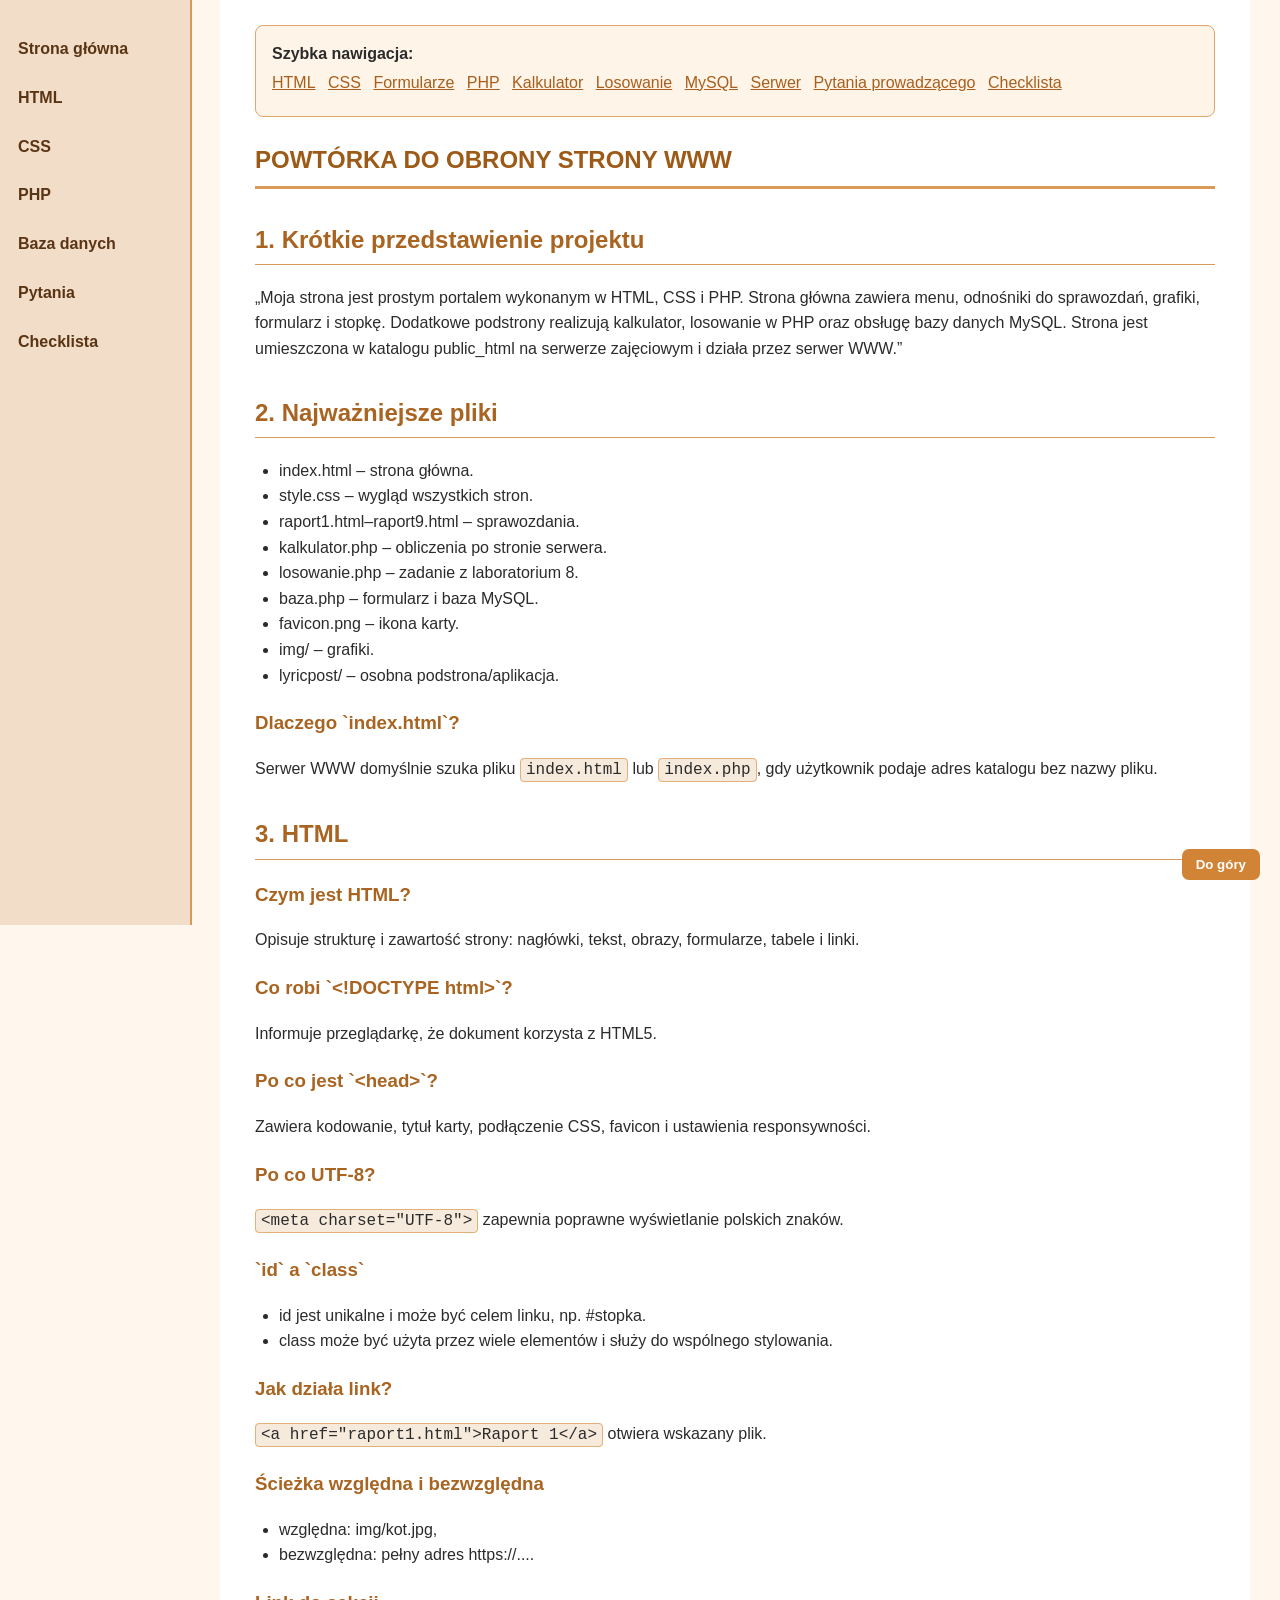
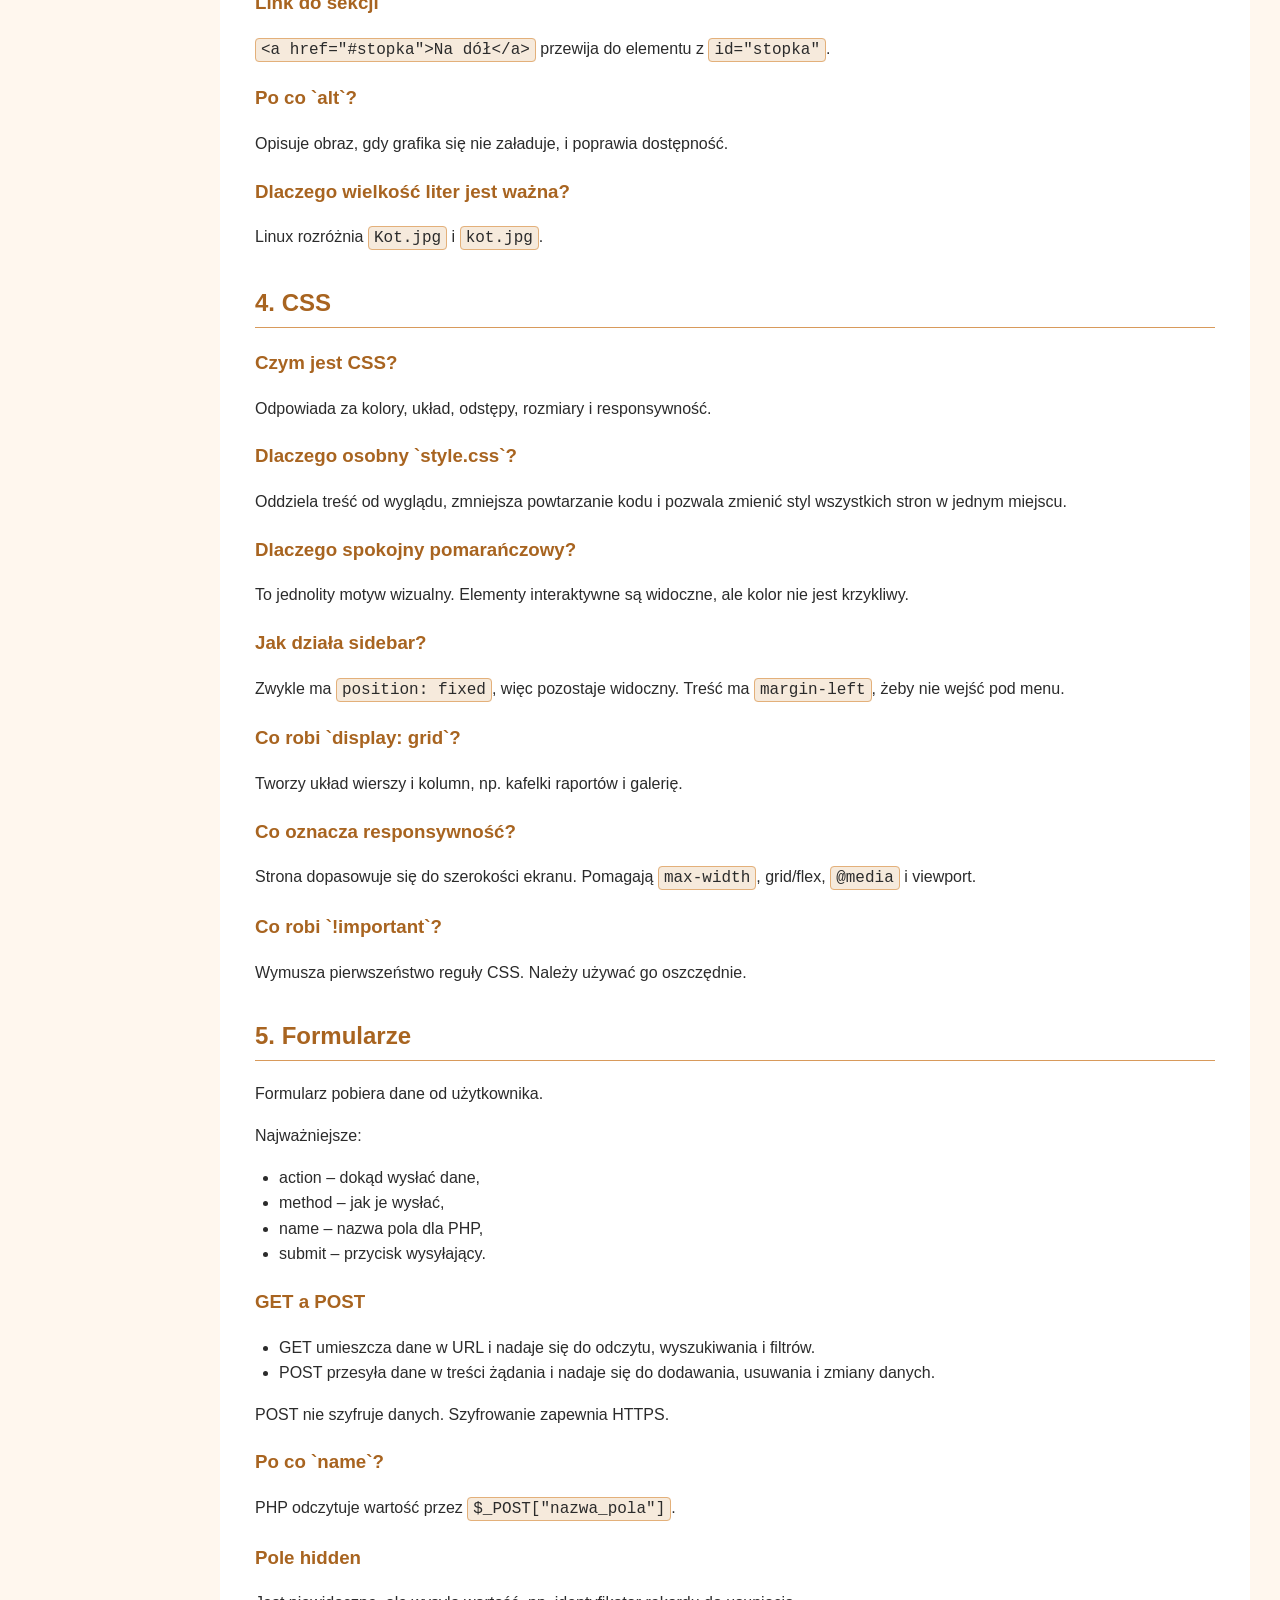
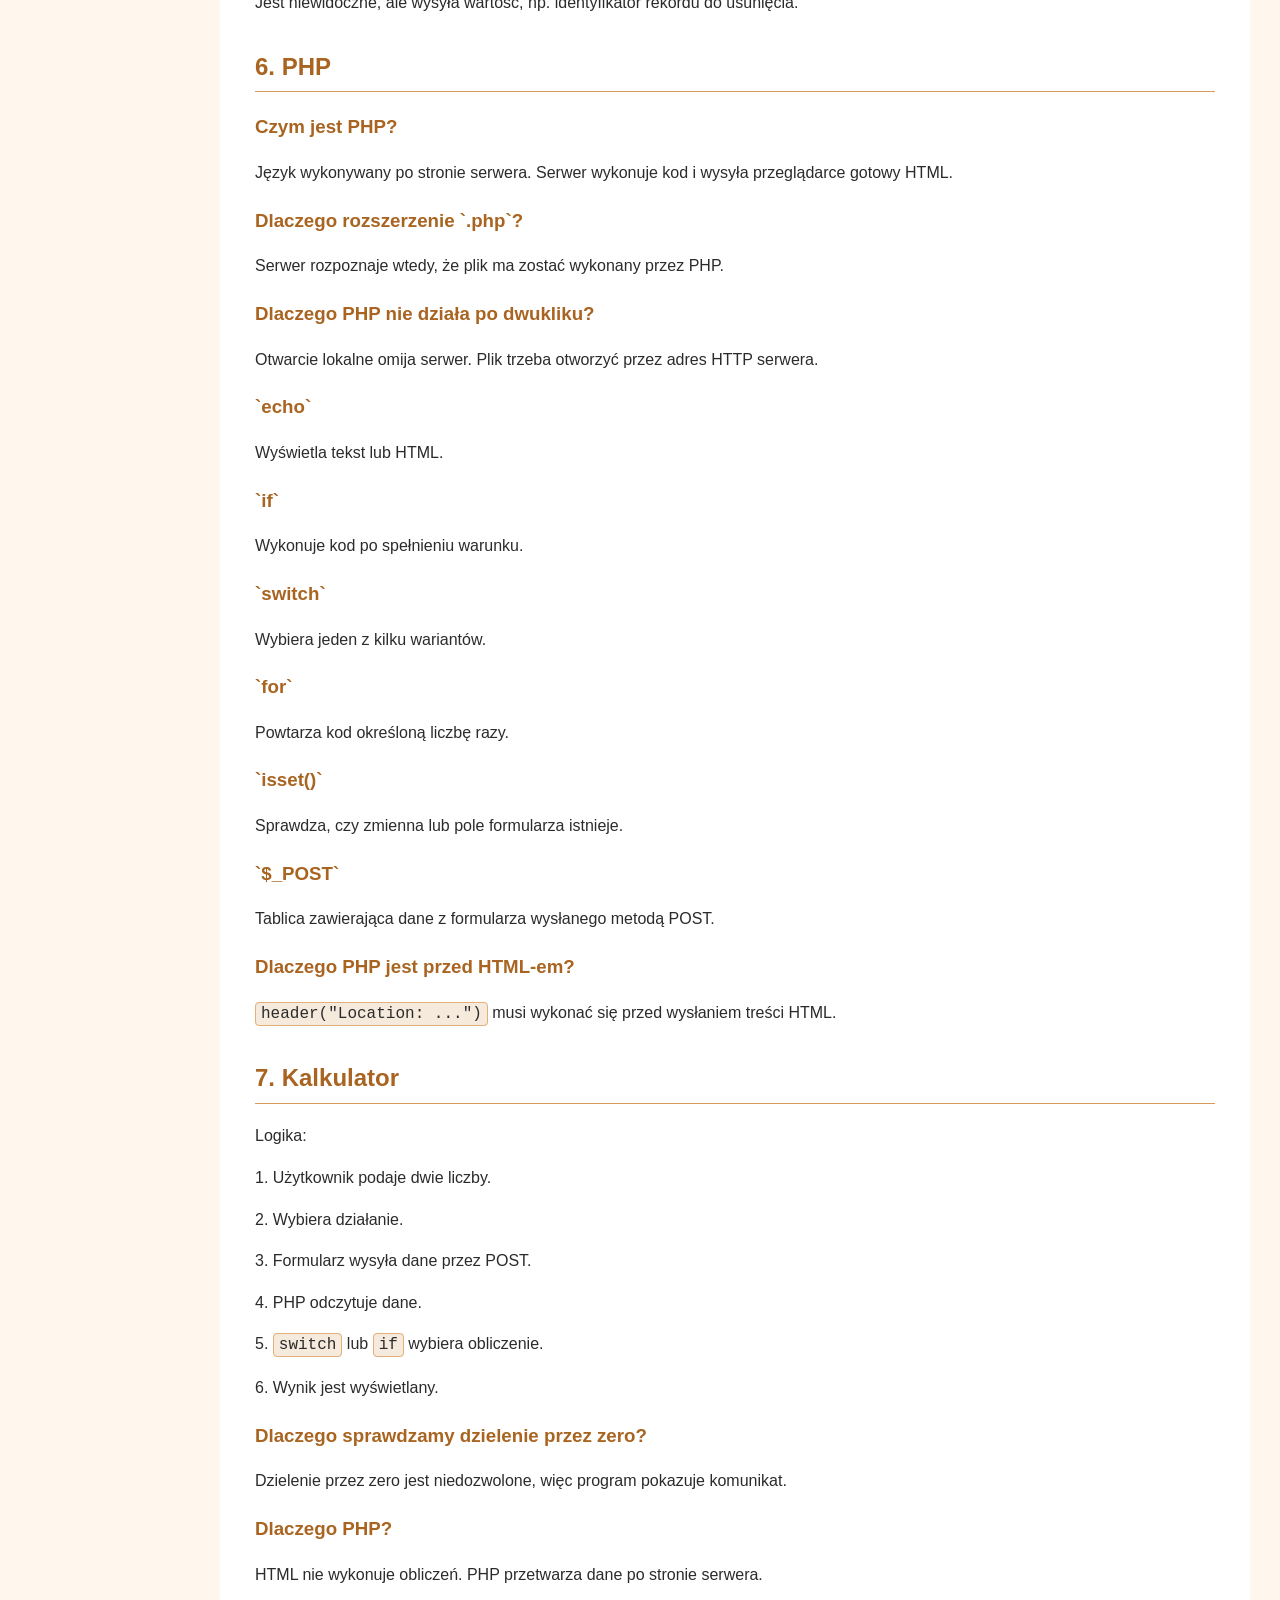
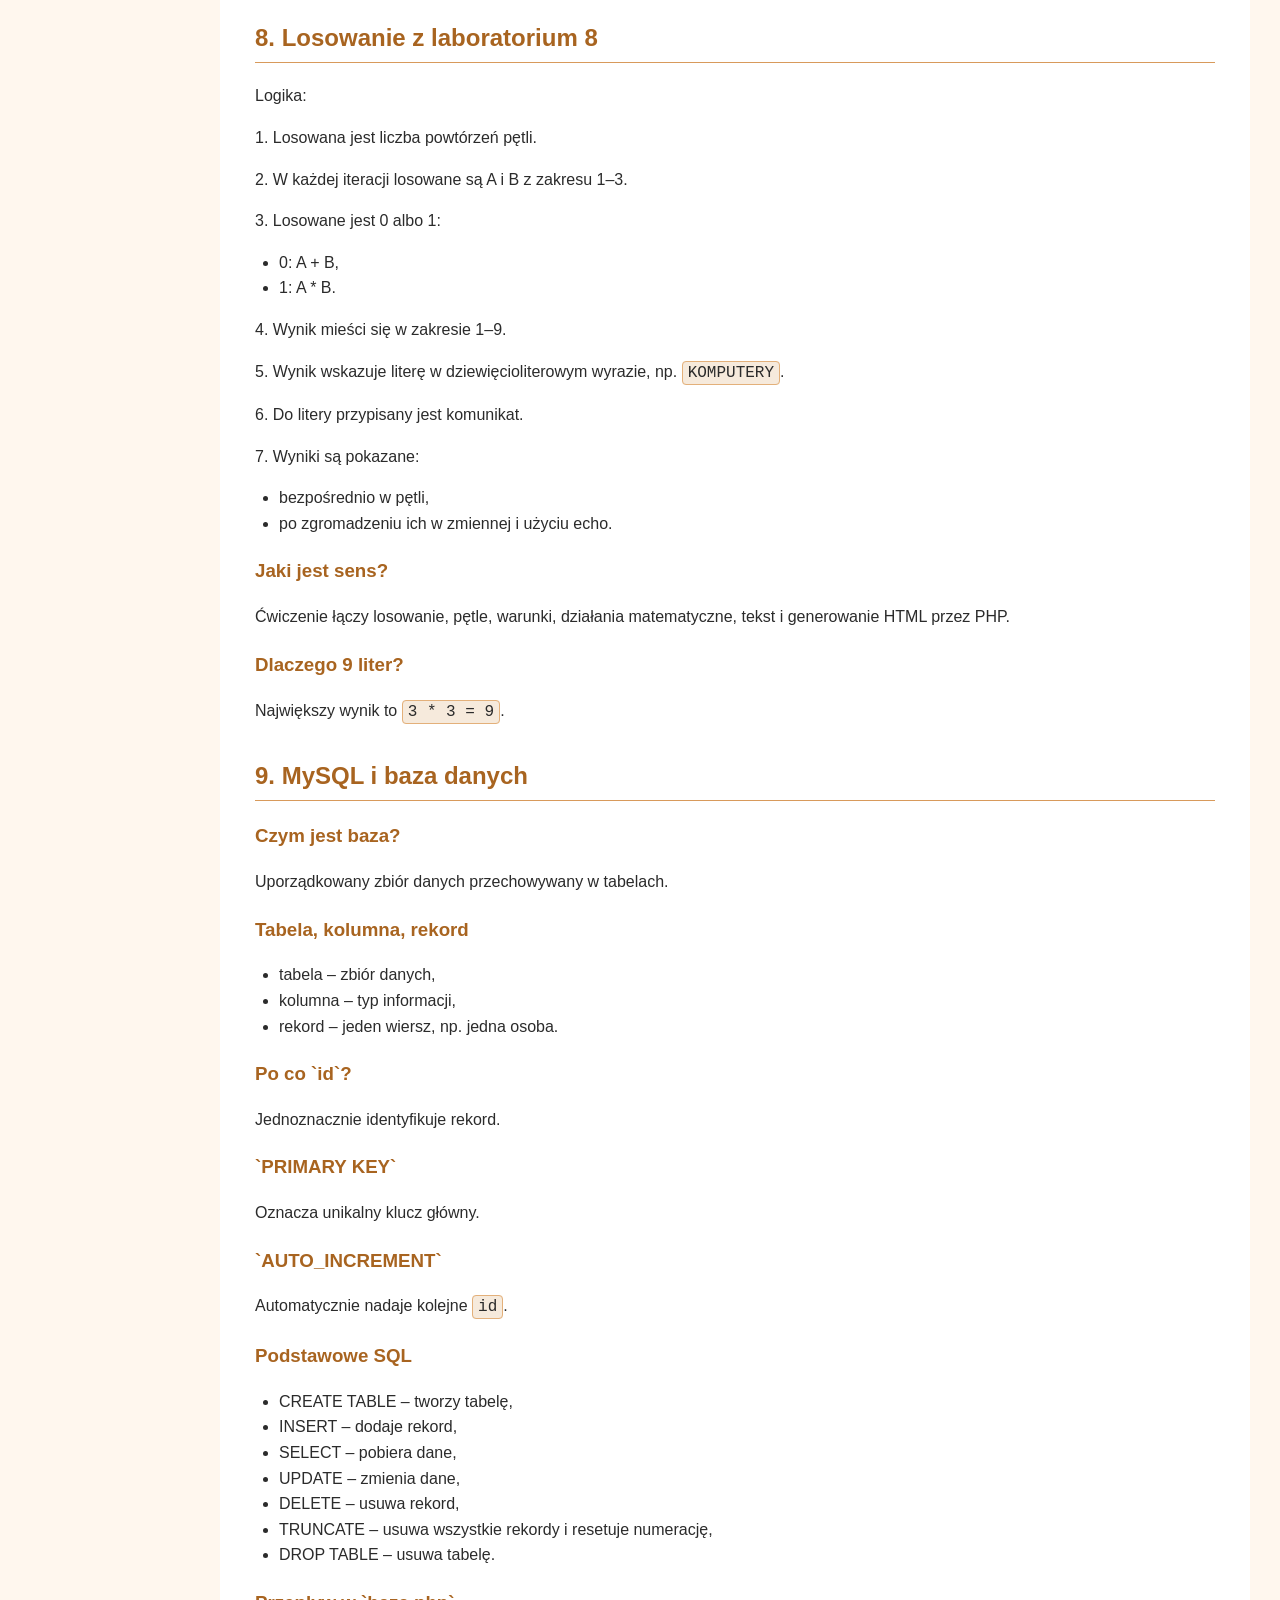
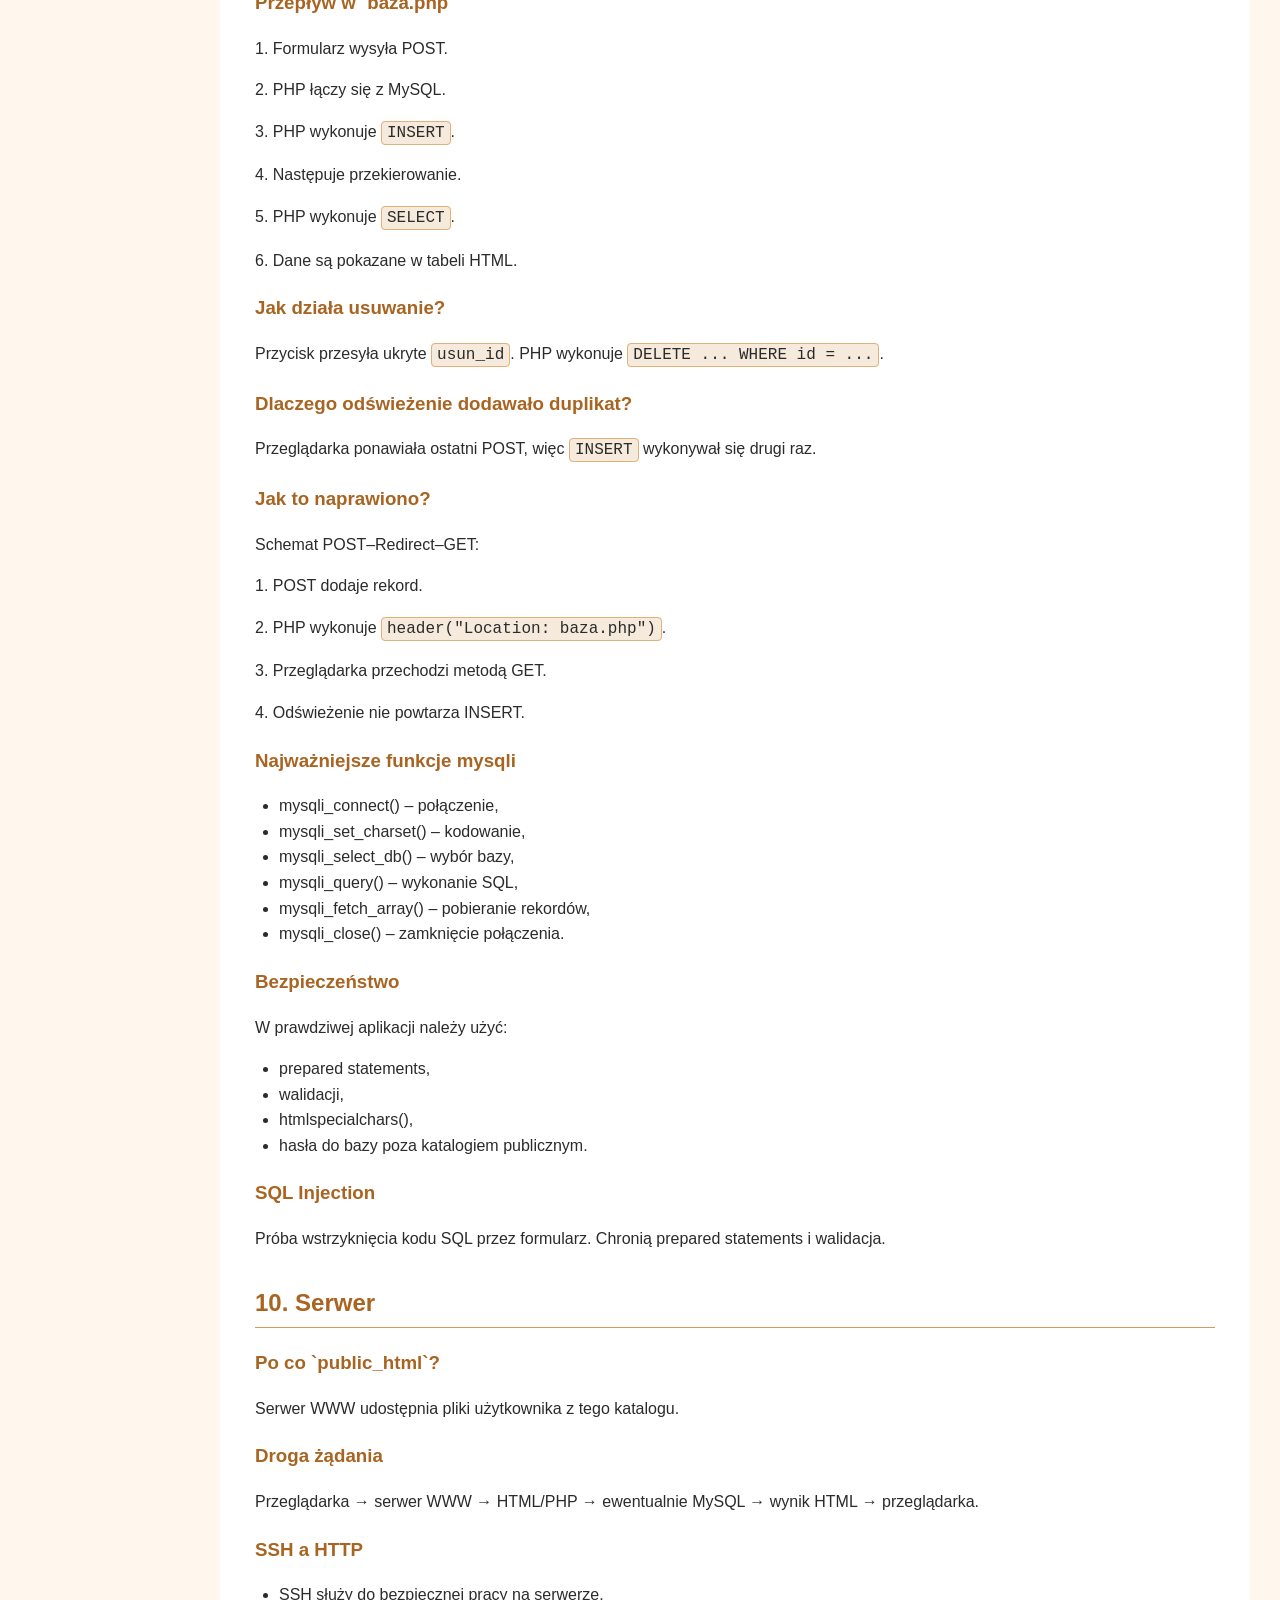
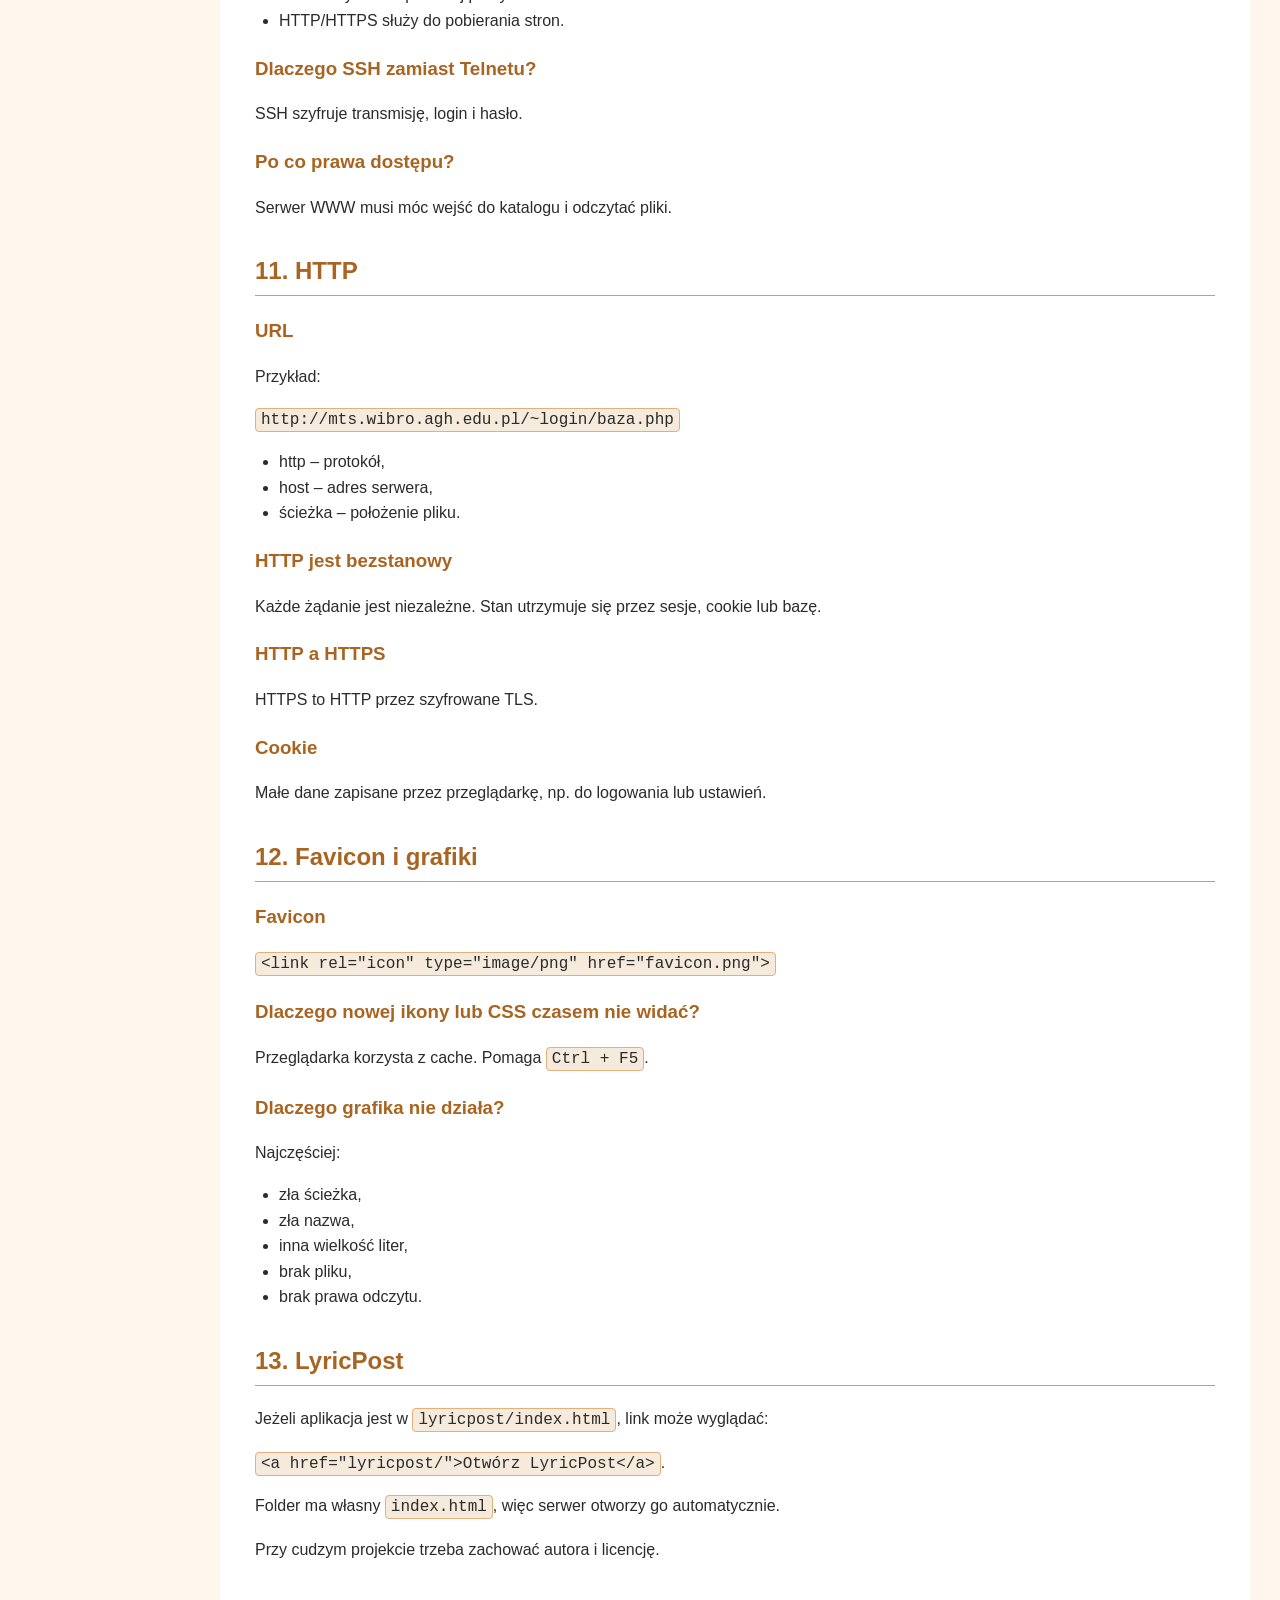
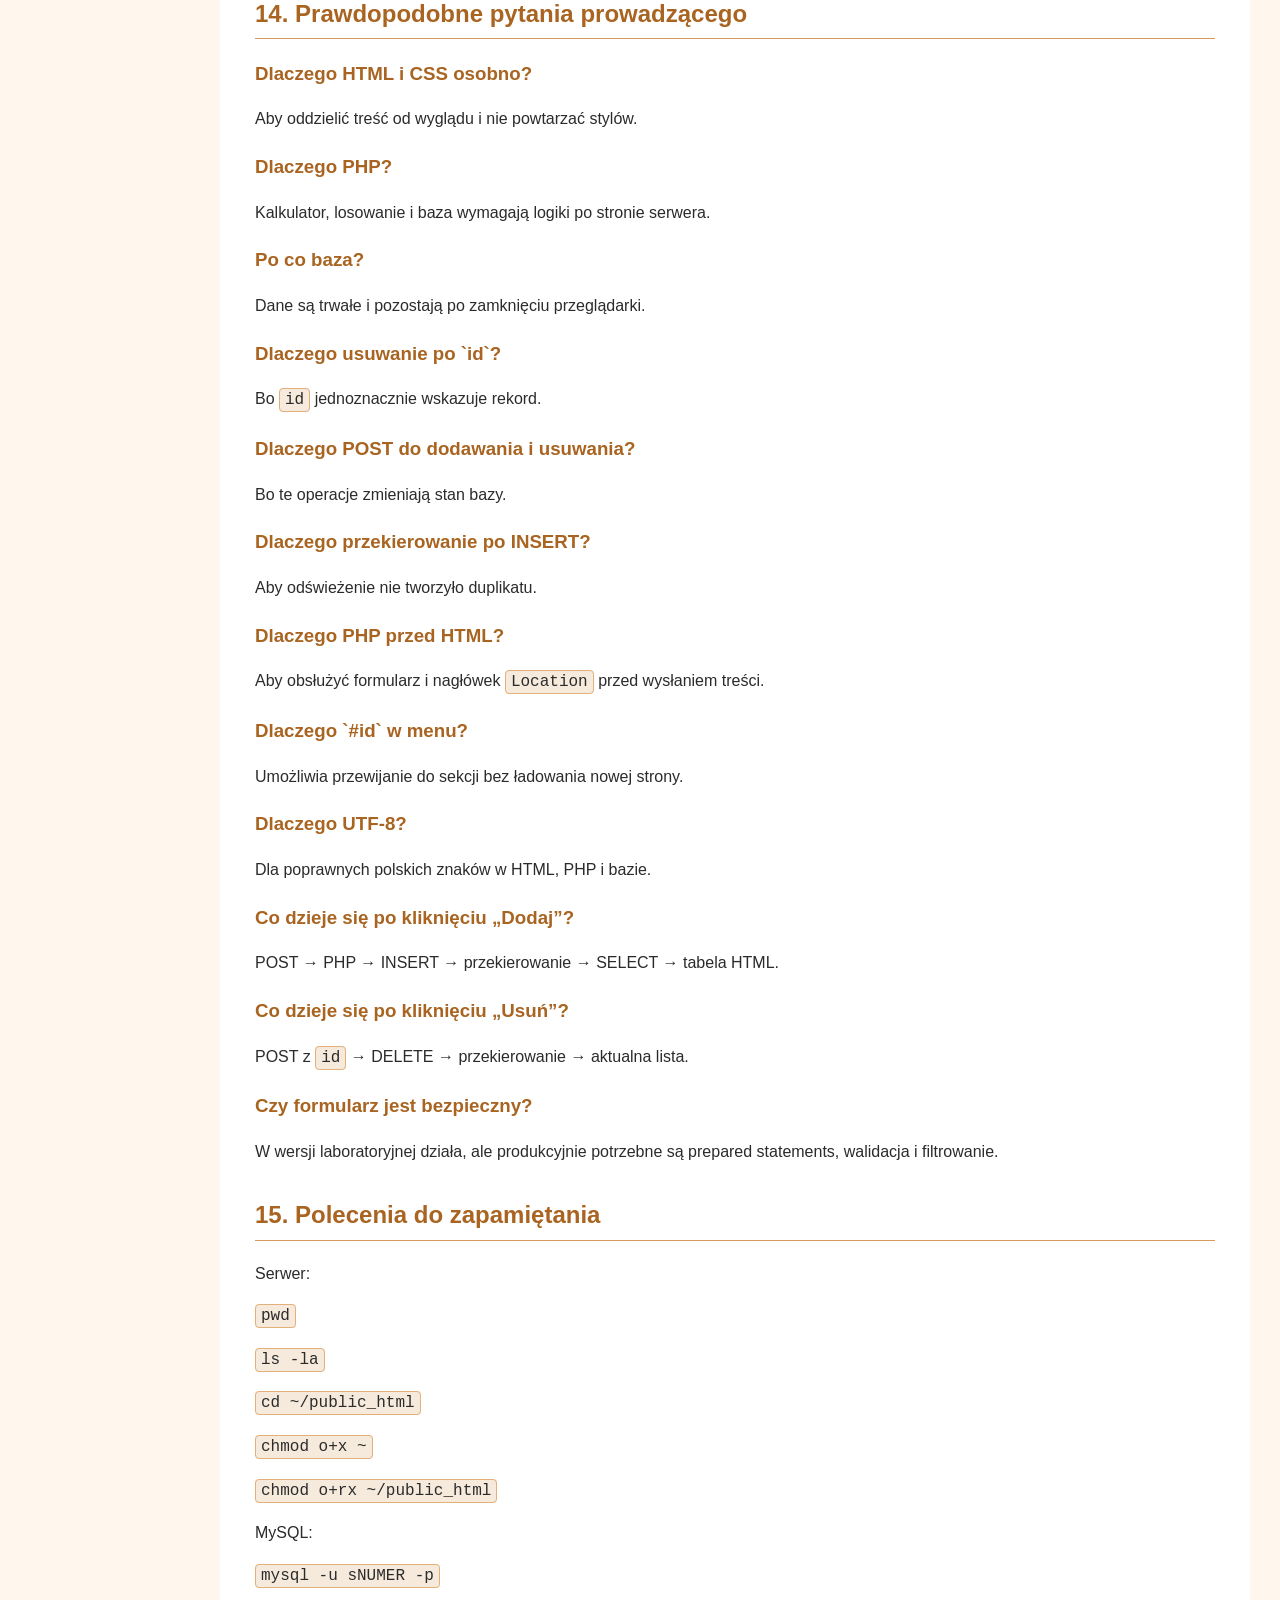
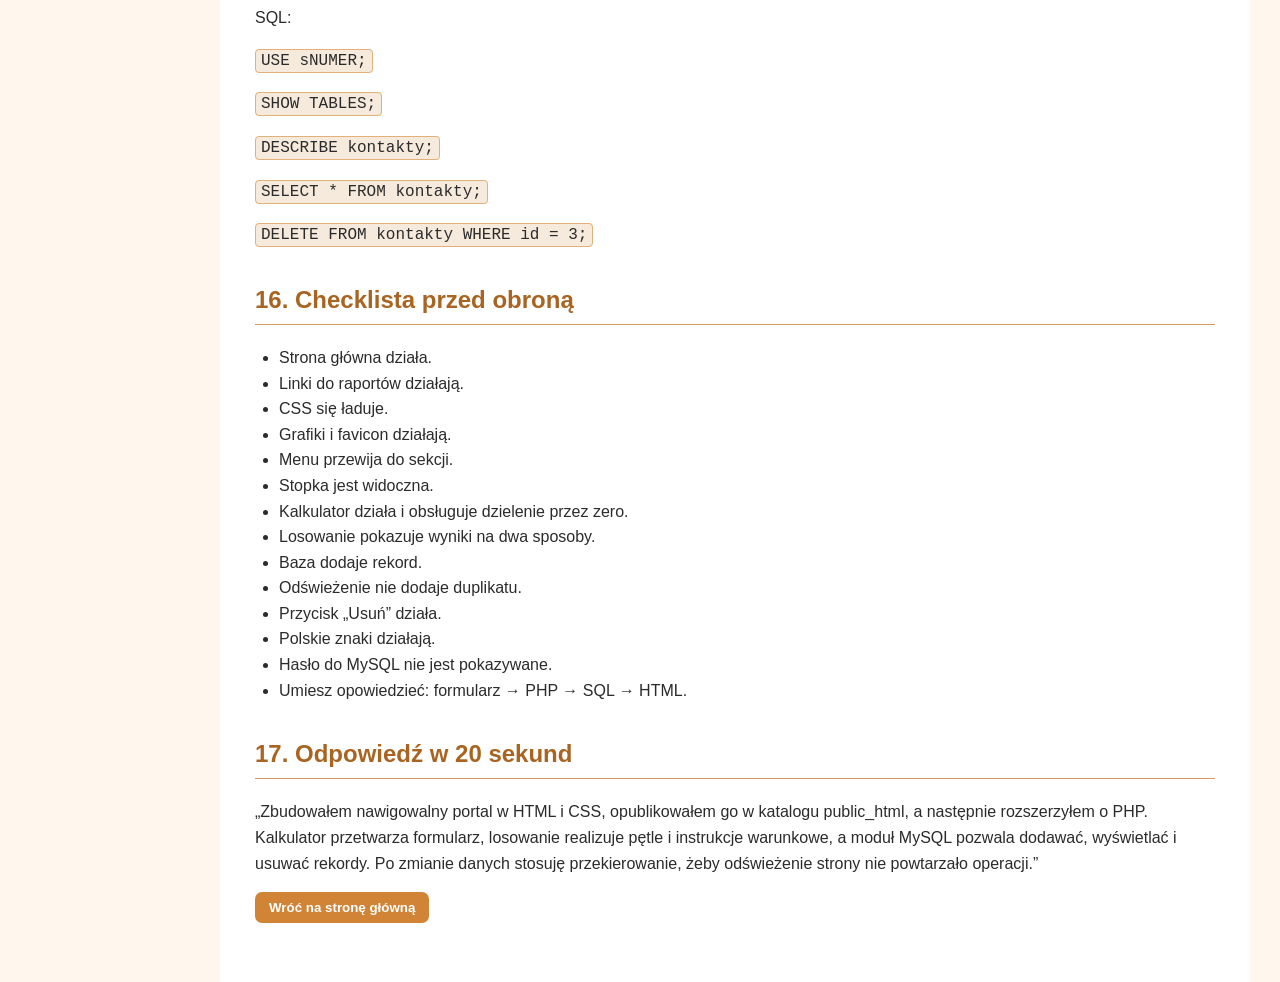
<file: strona/powtorka_do_obrony.html>
<!DOCTYPE html>
<html lang="pl">
<head>
    <meta charset="UTF-8">
    <meta name="viewport" content="width=device-width, initial-scale=1.0">
    <link rel="stylesheet" href="style.css">
    <link rel="icon" type="image/png" href="favicon.png">
    <title>Powtórka do obrony strony</title>
    <style>
        .revision-page {
            max-width: 1000px;
        }

        .revision-page h1 {
            margin-bottom: 10px;
        }

        .revision-page h2 {
            margin-top: 32px;
            padding-bottom: 6px;
            border-bottom: 1px solid #d89a5b;
        }

        .revision-page h3 {
            margin-top: 20px;
        }

        .revision-page p,
        .revision-page li {
            line-height: 1.6;
        }

        .revision-page code {
            background: #f6eadc;
            border: 1px solid #e3b07a;
            border-radius: 4px;
            padding: 2px 5px;
        }

        .revision-page ul {
            padding-left: 24px;
        }

        .revision-nav {
            background: #fff4e8;
            border: 1px solid #e2a66c;
            border-radius: 8px;
            padding: 16px;
            margin-bottom: 24px;
        }

        .revision-nav a {
            display: inline-block;
            margin: 4px 8px 4px 0;
        }

        .top-button {
            position: fixed;
            right: 20px;
            bottom: 20px;
        }
    </style>
</head>
<body>

<div class="sidebar">
    <a href="index.html">Strona główna</a>
    <a href="#html">HTML</a>
    <a href="#css">CSS</a>
    <a href="#php">PHP</a>
    <a href="#baza">Baza danych</a>
    <a href="#pytania">Pytania</a>
    <a href="#checklista">Checklista</a>
</div>

<div class="container revision-page">
    <div class="revision-nav">
        <strong>Szybka nawigacja:</strong><br>
        <a href="#html">HTML</a>
        <a href="#css">CSS</a>
        <a href="#formularze">Formularze</a>
        <a href="#php">PHP</a>
        <a href="#kalkulator">Kalkulator</a>
        <a href="#losowanie">Losowanie</a>
        <a href="#baza">MySQL</a>
        <a href="#serwer">Serwer</a>
        <a href="#pytania">Pytania prowadzącego</a>
        <a href="#checklista">Checklista</a>
    </div>

    <section id="tresc">
        <h1>POWTÓRKA DO OBRONY STRONY WWW</h1>
<h2>1. Krótkie przedstawienie projektu</h2>
<p>„Moja strona jest prostym portalem wykonanym w HTML, CSS i PHP. Strona główna zawiera menu, odnośniki do sprawozdań, grafiki, formularz i stopkę. Dodatkowe podstrony realizują kalkulator, losowanie w PHP oraz obsługę bazy danych MySQL. Strona jest umieszczona w katalogu public_html na serwerze zajęciowym i działa przez serwer WWW.”</p>
<h2>2. Najważniejsze pliki</h2>
<ul>
<li>index.html – strona główna.</li>
<li>style.css – wygląd wszystkich stron.</li>
<li>raport1.html–raport9.html – sprawozdania.</li>
<li>kalkulator.php – obliczenia po stronie serwera.</li>
<li>losowanie.php – zadanie z laboratorium 8.</li>
<li>baza.php – formularz i baza MySQL.</li>
<li>favicon.png – ikona karty.</li>
<li>img/ – grafiki.</li>
<li>lyricpost/ – osobna podstrona/aplikacja.</li>
</ul>
<h3>Dlaczego `index.html`?</h3>
<p>Serwer WWW domyślnie szuka pliku <code>index.html</code> lub <code>index.php</code>, gdy użytkownik podaje adres katalogu bez nazwy pliku.</p>
<h2>3. HTML</h2>
<h3>Czym jest HTML?</h3>
<p>Opisuje strukturę i zawartość strony: nagłówki, tekst, obrazy, formularze, tabele i linki.</p>
<h3>Co robi `&lt;!DOCTYPE html&gt;`?</h3>
<p>Informuje przeglądarkę, że dokument korzysta z HTML5.</p>
<h3>Po co jest `&lt;head&gt;`?</h3>
<p>Zawiera kodowanie, tytuł karty, podłączenie CSS, favicon i ustawienia responsywności.</p>
<h3>Po co UTF-8?</h3>
<p><code>&lt;meta charset=&quot;UTF-8&quot;&gt;</code> zapewnia poprawne wyświetlanie polskich znaków.</p>
<h3>`id` a `class`</h3>
<ul>
<li>id jest unikalne i może być celem linku, np. #stopka.</li>
<li>class może być użyta przez wiele elementów i służy do wspólnego stylowania.</li>
</ul>
<h3>Jak działa link?</h3>
<p><code>&lt;a href=&quot;raport1.html&quot;&gt;Raport 1&lt;/a&gt;</code> otwiera wskazany plik.</p>
<h3>Ścieżka względna i bezwzględna</h3>
<ul>
<li>względna: img/kot.jpg,</li>
<li>bezwzględna: pełny adres https://....</li>
</ul>
<h3>Link do sekcji</h3>
<p><code>&lt;a href=&quot;#stopka&quot;&gt;Na dół&lt;/a&gt;</code> przewija do elementu z <code>id=&quot;stopka&quot;</code>.</p>
<h3>Po co `alt`?</h3>
<p>Opisuje obraz, gdy grafika się nie załaduje, i poprawia dostępność.</p>
<h3>Dlaczego wielkość liter jest ważna?</h3>
<p>Linux rozróżnia <code>Kot.jpg</code> i <code>kot.jpg</code>.</p>
<h2>4. CSS</h2>
<h3>Czym jest CSS?</h3>
<p>Odpowiada za kolory, układ, odstępy, rozmiary i responsywność.</p>
<h3>Dlaczego osobny `style.css`?</h3>
<p>Oddziela treść od wyglądu, zmniejsza powtarzanie kodu i pozwala zmienić styl wszystkich stron w jednym miejscu.</p>
<h3>Dlaczego spokojny pomarańczowy?</h3>
<p>To jednolity motyw wizualny. Elementy interaktywne są widoczne, ale kolor nie jest krzykliwy.</p>
<h3>Jak działa sidebar?</h3>
<p>Zwykle ma <code>position: fixed</code>, więc pozostaje widoczny. Treść ma <code>margin-left</code>, żeby nie wejść pod menu.</p>
<h3>Co robi `display: grid`?</h3>
<p>Tworzy układ wierszy i kolumn, np. kafelki raportów i galerię.</p>
<h3>Co oznacza responsywność?</h3>
<p>Strona dopasowuje się do szerokości ekranu. Pomagają <code>max-width</code>, grid/flex, <code>@media</code> i viewport.</p>
<h3>Co robi `!important`?</h3>
<p>Wymusza pierwszeństwo reguły CSS. Należy używać go oszczędnie.</p>
<h2>5. Formularze</h2>
<p>Formularz pobiera dane od użytkownika.</p>
<p>Najważniejsze:</p>
<ul>
<li>action – dokąd wysłać dane,</li>
<li>method – jak je wysłać,</li>
<li>name – nazwa pola dla PHP,</li>
<li>submit – przycisk wysyłający.</li>
</ul>
<h3>GET a POST</h3>
<ul>
<li>GET umieszcza dane w URL i nadaje się do odczytu, wyszukiwania i filtrów.</li>
<li>POST przesyła dane w treści żądania i nadaje się do dodawania, usuwania i zmiany danych.</li>
</ul>
<p>POST nie szyfruje danych. Szyfrowanie zapewnia HTTPS.</p>
<h3>Po co `name`?</h3>
<p>PHP odczytuje wartość przez <code>$_POST[&quot;nazwa_pola&quot;]</code>.</p>
<h3>Pole hidden</h3>
<p>Jest niewidoczne, ale wysyła wartość, np. identyfikator rekordu do usunięcia.</p>
<h2>6. PHP</h2>
<h3>Czym jest PHP?</h3>
<p>Język wykonywany po stronie serwera. Serwer wykonuje kod i wysyła przeglądarce gotowy HTML.</p>
<h3>Dlaczego rozszerzenie `.php`?</h3>
<p>Serwer rozpoznaje wtedy, że plik ma zostać wykonany przez PHP.</p>
<h3>Dlaczego PHP nie działa po dwukliku?</h3>
<p>Otwarcie lokalne omija serwer. Plik trzeba otworzyć przez adres HTTP serwera.</p>
<h3>`echo`</h3>
<p>Wyświetla tekst lub HTML.</p>
<h3>`if`</h3>
<p>Wykonuje kod po spełnieniu warunku.</p>
<h3>`switch`</h3>
<p>Wybiera jeden z kilku wariantów.</p>
<h3>`for`</h3>
<p>Powtarza kod określoną liczbę razy.</p>
<h3>`isset()`</h3>
<p>Sprawdza, czy zmienna lub pole formularza istnieje.</p>
<h3>`$_POST`</h3>
<p>Tablica zawierająca dane z formularza wysłanego metodą POST.</p>
<h3>Dlaczego PHP jest przed HTML-em?</h3>
<p><code>header(&quot;Location: ...&quot;)</code> musi wykonać się przed wysłaniem treści HTML.</p>
<h2>7. Kalkulator</h2>
<p>Logika:</p>
<p>1. Użytkownik podaje dwie liczby.</p>
<p>2. Wybiera działanie.</p>
<p>3. Formularz wysyła dane przez POST.</p>
<p>4. PHP odczytuje dane.</p>
<p>5. <code>switch</code> lub <code>if</code> wybiera obliczenie.</p>
<p>6. Wynik jest wyświetlany.</p>
<h3>Dlaczego sprawdzamy dzielenie przez zero?</h3>
<p>Dzielenie przez zero jest niedozwolone, więc program pokazuje komunikat.</p>
<h3>Dlaczego PHP?</h3>
<p>HTML nie wykonuje obliczeń. PHP przetwarza dane po stronie serwera.</p>
<h2>8. Losowanie z laboratorium 8</h2>
<p>Logika:</p>
<p>1. Losowana jest liczba powtórzeń pętli.</p>
<p>2. W każdej iteracji losowane są A i B z zakresu 1–3.</p>
<p>3. Losowane jest 0 albo 1:</p>
<ul>
<li>0: A + B,</li>
<li>1: A * B.</li>
</ul>
<p>4. Wynik mieści się w zakresie 1–9.</p>
<p>5. Wynik wskazuje literę w dziewięcioliterowym wyrazie, np. <code>KOMPUTERY</code>.</p>
<p>6. Do litery przypisany jest komunikat.</p>
<p>7. Wyniki są pokazane:</p>
<ul>
<li>bezpośrednio w pętli,</li>
<li>po zgromadzeniu ich w zmiennej i użyciu echo.</li>
</ul>
<h3>Jaki jest sens?</h3>
<p>Ćwiczenie łączy losowanie, pętle, warunki, działania matematyczne, tekst i generowanie HTML przez PHP.</p>
<h3>Dlaczego 9 liter?</h3>
<p>Największy wynik to <code>3 * 3 = 9</code>.</p>
<h2>9. MySQL i baza danych</h2>
<h3>Czym jest baza?</h3>
<p>Uporządkowany zbiór danych przechowywany w tabelach.</p>
<h3>Tabela, kolumna, rekord</h3>
<ul>
<li>tabela – zbiór danych,</li>
<li>kolumna – typ informacji,</li>
<li>rekord – jeden wiersz, np. jedna osoba.</li>
</ul>
<h3>Po co `id`?</h3>
<p>Jednoznacznie identyfikuje rekord.</p>
<h3>`PRIMARY KEY`</h3>
<p>Oznacza unikalny klucz główny.</p>
<h3>`AUTO_INCREMENT`</h3>
<p>Automatycznie nadaje kolejne <code>id</code>.</p>
<h3>Podstawowe SQL</h3>
<ul>
<li>CREATE TABLE – tworzy tabelę,</li>
<li>INSERT – dodaje rekord,</li>
<li>SELECT – pobiera dane,</li>
<li>UPDATE – zmienia dane,</li>
<li>DELETE – usuwa rekord,</li>
<li>TRUNCATE – usuwa wszystkie rekordy i resetuje numerację,</li>
<li>DROP TABLE – usuwa tabelę.</li>
</ul>
<h3>Przepływ w `baza.php`</h3>
<p>1. Formularz wysyła POST.</p>
<p>2. PHP łączy się z MySQL.</p>
<p>3. PHP wykonuje <code>INSERT</code>.</p>
<p>4. Następuje przekierowanie.</p>
<p>5. PHP wykonuje <code>SELECT</code>.</p>
<p>6. Dane są pokazane w tabeli HTML.</p>
<h3>Jak działa usuwanie?</h3>
<p>Przycisk przesyła ukryte <code>usun_id</code>. PHP wykonuje <code>DELETE ... WHERE id = ...</code>.</p>
<h3>Dlaczego odświeżenie dodawało duplikat?</h3>
<p>Przeglądarka ponawiała ostatni POST, więc <code>INSERT</code> wykonywał się drugi raz.</p>
<h3>Jak to naprawiono?</h3>
<p>Schemat POST–Redirect–GET:</p>
<p>1. POST dodaje rekord.</p>
<p>2. PHP wykonuje <code>header(&quot;Location: baza.php&quot;)</code>.</p>
<p>3. Przeglądarka przechodzi metodą GET.</p>
<p>4. Odświeżenie nie powtarza INSERT.</p>
<h3>Najważniejsze funkcje mysqli</h3>
<ul>
<li>mysqli_connect() – połączenie,</li>
<li>mysqli_set_charset() – kodowanie,</li>
<li>mysqli_select_db() – wybór bazy,</li>
<li>mysqli_query() – wykonanie SQL,</li>
<li>mysqli_fetch_array() – pobieranie rekordów,</li>
<li>mysqli_close() – zamknięcie połączenia.</li>
</ul>
<h3>Bezpieczeństwo</h3>
<p>W prawdziwej aplikacji należy użyć:</p>
<ul>
<li>prepared statements,</li>
<li>walidacji,</li>
<li>htmlspecialchars(),</li>
<li>hasła do bazy poza katalogiem publicznym.</li>
</ul>
<h3>SQL Injection</h3>
<p>Próba wstrzyknięcia kodu SQL przez formularz. Chronią prepared statements i walidacja.</p>
<h2>10. Serwer</h2>
<h3>Po co `public_html`?</h3>
<p>Serwer WWW udostępnia pliki użytkownika z tego katalogu.</p>
<h3>Droga żądania</h3>
<p>Przeglądarka → serwer WWW → HTML/PHP → ewentualnie MySQL → wynik HTML → przeglądarka.</p>
<h3>SSH a HTTP</h3>
<ul>
<li>SSH służy do bezpiecznej pracy na serwerze.</li>
<li>HTTP/HTTPS służy do pobierania stron.</li>
</ul>
<h3>Dlaczego SSH zamiast Telnetu?</h3>
<p>SSH szyfruje transmisję, login i hasło.</p>
<h3>Po co prawa dostępu?</h3>
<p>Serwer WWW musi móc wejść do katalogu i odczytać pliki.</p>
<h2>11. HTTP</h2>
<h3>URL</h3>
<p>Przykład:</p>
<p><code>http://mts.wibro.agh.edu.pl/~login/baza.php</code></p>
<ul>
<li>http – protokół,</li>
<li>host – adres serwera,</li>
<li>ścieżka – położenie pliku.</li>
</ul>
<h3>HTTP jest bezstanowy</h3>
<p>Każde żądanie jest niezależne. Stan utrzymuje się przez sesje, cookie lub bazę.</p>
<h3>HTTP a HTTPS</h3>
<p>HTTPS to HTTP przez szyfrowane TLS.</p>
<h3>Cookie</h3>
<p>Małe dane zapisane przez przeglądarkę, np. do logowania lub ustawień.</p>
<h2>12. Favicon i grafiki</h2>
<h3>Favicon</h3>
<p><code>&lt;link rel=&quot;icon&quot; type=&quot;image/png&quot; href=&quot;favicon.png&quot;&gt;</code></p>
<h3>Dlaczego nowej ikony lub CSS czasem nie widać?</h3>
<p>Przeglądarka korzysta z cache. Pomaga <code>Ctrl + F5</code>.</p>
<h3>Dlaczego grafika nie działa?</h3>
<p>Najczęściej:</p>
<ul>
<li>zła ścieżka,</li>
<li>zła nazwa,</li>
<li>inna wielkość liter,</li>
<li>brak pliku,</li>
<li>brak prawa odczytu.</li>
</ul>
<h2>13. LyricPost</h2>
<p>Jeżeli aplikacja jest w <code>lyricpost/index.html</code>, link może wyglądać:</p>
<p><code>&lt;a href=&quot;lyricpost/&quot;&gt;Otwórz LyricPost&lt;/a&gt;</code>.</p>
<p>Folder ma własny <code>index.html</code>, więc serwer otworzy go automatycznie.</p>
<p>Przy cudzym projekcie trzeba zachować autora i licencję.</p>
<h2>14. Prawdopodobne pytania prowadzącego</h2>
<h3>Dlaczego HTML i CSS osobno?</h3>
<p>Aby oddzielić treść od wyglądu i nie powtarzać stylów.</p>
<h3>Dlaczego PHP?</h3>
<p>Kalkulator, losowanie i baza wymagają logiki po stronie serwera.</p>
<h3>Po co baza?</h3>
<p>Dane są trwałe i pozostają po zamknięciu przeglądarki.</p>
<h3>Dlaczego usuwanie po `id`?</h3>
<p>Bo <code>id</code> jednoznacznie wskazuje rekord.</p>
<h3>Dlaczego POST do dodawania i usuwania?</h3>
<p>Bo te operacje zmieniają stan bazy.</p>
<h3>Dlaczego przekierowanie po INSERT?</h3>
<p>Aby odświeżenie nie tworzyło duplikatu.</p>
<h3>Dlaczego PHP przed HTML?</h3>
<p>Aby obsłużyć formularz i nagłówek <code>Location</code> przed wysłaniem treści.</p>
<h3>Dlaczego `#id` w menu?</h3>
<p>Umożliwia przewijanie do sekcji bez ładowania nowej strony.</p>
<h3>Dlaczego UTF-8?</h3>
<p>Dla poprawnych polskich znaków w HTML, PHP i bazie.</p>
<h3>Co dzieje się po kliknięciu „Dodaj”?</h3>
<p>POST → PHP → INSERT → przekierowanie → SELECT → tabela HTML.</p>
<h3>Co dzieje się po kliknięciu „Usuń”?</h3>
<p>POST z <code>id</code> → DELETE → przekierowanie → aktualna lista.</p>
<h3>Czy formularz jest bezpieczny?</h3>
<p>W wersji laboratoryjnej działa, ale produkcyjnie potrzebne są prepared statements, walidacja i filtrowanie.</p>
<h2>15. Polecenia do zapamiętania</h2>
<p>Serwer:</p>
<p><code>pwd</code></p>
<p><code>ls -la</code></p>
<p><code>cd ~/public_html</code></p>
<p><code>chmod o+x ~</code></p>
<p><code>chmod o+rx ~/public_html</code></p>
<p>MySQL:</p>
<p><code>mysql -u sNUMER -p</code></p>
<p>SQL:</p>
<p><code>USE sNUMER;</code></p>
<p><code>SHOW TABLES;</code></p>
<p><code>DESCRIBE kontakty;</code></p>
<p><code>SELECT * FROM kontakty;</code></p>
<p><code>DELETE FROM kontakty WHERE id = 3;</code></p>
<h2>16. Checklista przed obroną</h2>
<ul>
<li>Strona główna działa.</li>
<li>Linki do raportów działają.</li>
<li>CSS się ładuje.</li>
<li>Grafiki i favicon działają.</li>
<li>Menu przewija do sekcji.</li>
<li>Stopka jest widoczna.</li>
<li>Kalkulator działa i obsługuje dzielenie przez zero.</li>
<li>Losowanie pokazuje wyniki na dwa sposoby.</li>
<li>Baza dodaje rekord.</li>
<li>Odświeżenie nie dodaje duplikatu.</li>
<li>Przycisk „Usuń” działa.</li>
<li>Polskie znaki działają.</li>
<li>Hasło do MySQL nie jest pokazywane.</li>
<li>Umiesz opowiedzieć: formularz → PHP → SQL → HTML.</li>
</ul>
<h2>17. Odpowiedź w 20 sekund</h2>
<p>„Zbudowałem nawigowalny portal w HTML i CSS, opublikowałem go w katalogu public_html, a następnie rozszerzyłem o PHP. Kalkulator przetwarza formularz, losowanie realizuje pętle i instrukcje warunkowe, a moduł MySQL pozwala dodawać, wyświetlać i usuwać rekordy. Po zmianie danych stosuję przekierowanie, żeby odświeżenie strony nie powtarzało operacji.”</p>
    </section>

    <p>
        <a href="index.html"><button type="button">Wróć na stronę główną</button></a>
    </p>
</div>

<a class="top-button" href="#tresc"><button type="button">Do góry</button></a>

<script>
document.querySelectorAll("h2").forEach(function(heading) {
    const text = heading.textContent.toLowerCase();

    if (text.includes("html")) heading.id = "html";
    else if (text.includes("css")) heading.id = "css";
    else if (text.includes("formularz")) heading.id = "formularze";
    else if (text === "6. php") heading.id = "php";
    else if (text.includes("kalkulator")) heading.id = "kalkulator";
    else if (text.includes("losowanie")) heading.id = "losowanie";
    else if (text.includes("mysql")) heading.id = "baza";
    else if (text.includes("serwer")) heading.id = "serwer";
    else if (text.includes("prawdopodobne pytania")) heading.id = "pytania";
    else if (text.includes("checklista")) heading.id = "checklista";
});
</script>

</body>
</html>
</file>
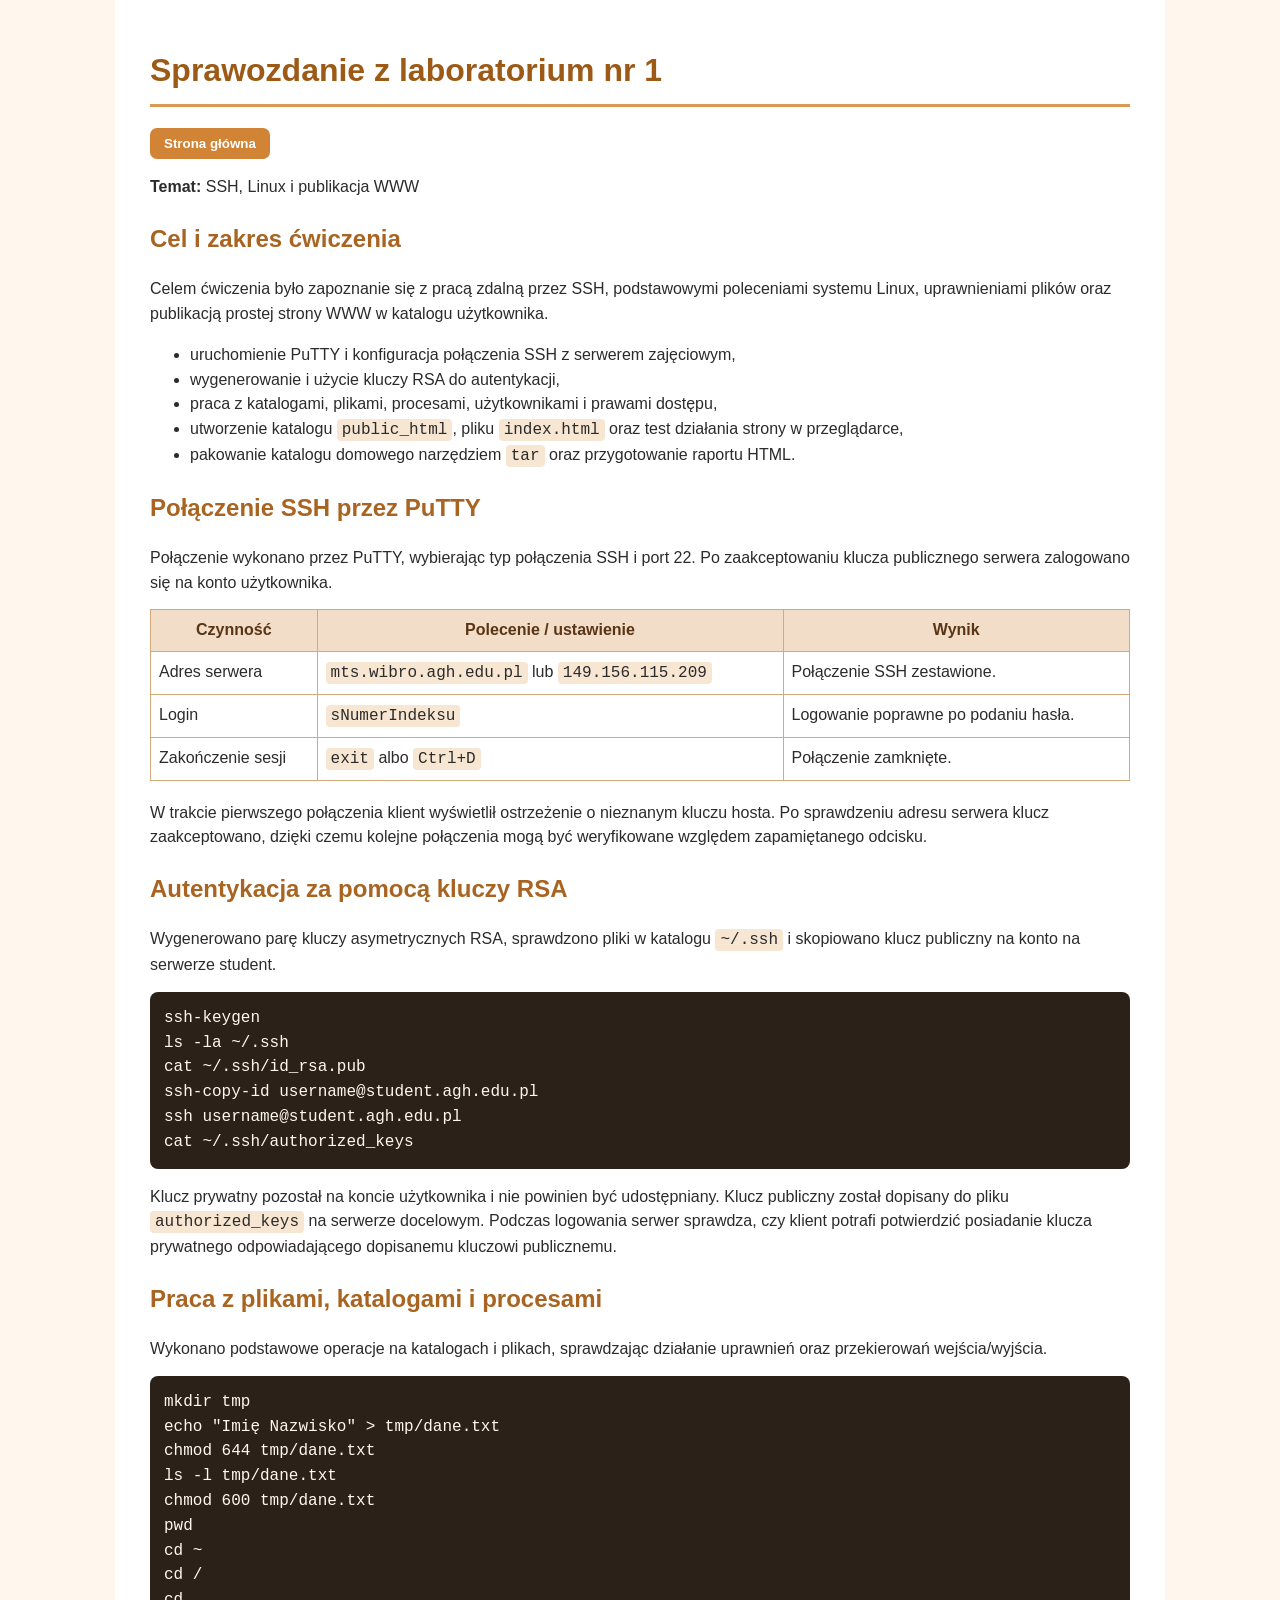
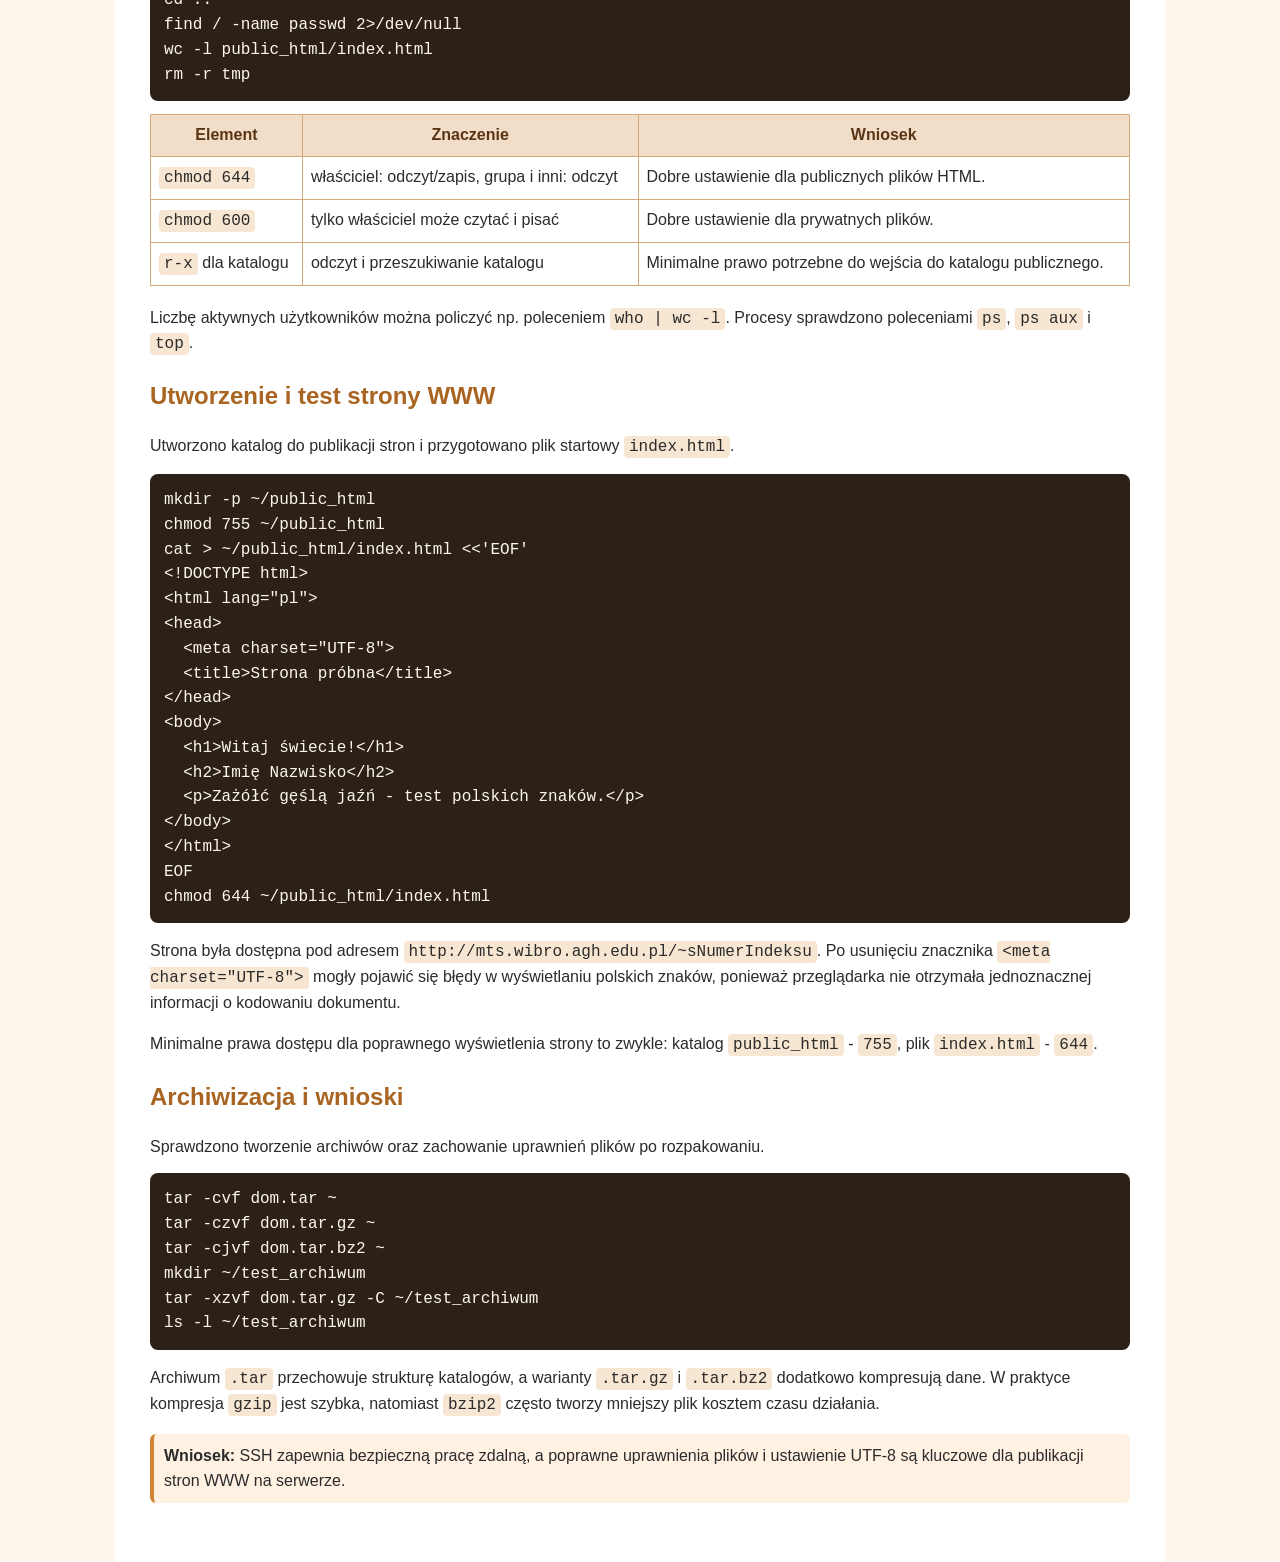
<file: strona/raport1.html>
<!DOCTYPE html>
<html lang="pl">
<head>
    <meta charset="UTF-8">
    <link rel="stylesheet" href="style.css">
    <title>Sprawozdanie z laboratorium nr 1</title>
</head>
<body>
<div class="report-container">
    <h1 id="sprawozdanie-lab-1">Sprawozdanie z laboratorium nr 1</h1>
    <p><a href="index.html"><button>Strona główna</button></a></p>
    <p>
        <strong>Temat:</strong> SSH, Linux i publikacja WWW
    </p>

<h2>Cel i zakres ćwiczenia</h2><p>Celem ćwiczenia było zapoznanie się z pracą zdalną przez SSH, podstawowymi poleceniami systemu Linux, uprawnieniami plików oraz publikacją prostej strony WWW w katalogu użytkownika.</p><ul><li>uruchomienie PuTTY i konfiguracja połączenia SSH z serwerem zajęciowym,</li><li>wygenerowanie i użycie kluczy RSA do autentykacji,</li><li>praca z katalogami, plikami, procesami, użytkownikami i prawami dostępu,</li><li>utworzenie katalogu <code>public_html</code>, pliku <code>index.html</code> oraz test działania strony w przeglądarce,</li><li>pakowanie katalogu domowego narzędziem <code>tar</code> oraz przygotowanie raportu HTML.</li></ul><h2>Połączenie SSH przez PuTTY</h2><p>Połączenie wykonano przez PuTTY, wybierając typ połączenia SSH i port 22. Po zaakceptowaniu klucza publicznego serwera zalogowano się na konto użytkownika.</p><table><thead><tr><th>Czynność</th><th>Polecenie / ustawienie</th><th>Wynik</th></tr></thead><tbody><tr><td>Adres serwera</td><td><code>mts.wibro.agh.edu.pl</code> lub <code>149.156.115.209</code></td><td>Połączenie SSH zestawione.</td></tr><tr><td>Login</td><td><code>sNumerIndeksu</code></td><td>Logowanie poprawne po podaniu hasła.</td></tr><tr><td>Zakończenie sesji</td><td><code>exit</code> albo <code>Ctrl+D</code></td><td>Połączenie zamknięte.</td></tr></tbody></table><p>W trakcie pierwszego połączenia klient wyświetlił ostrzeżenie o nieznanym kluczu hosta. Po sprawdzeniu adresu serwera klucz zaakceptowano, dzięki czemu kolejne połączenia mogą być weryfikowane względem zapamiętanego odcisku.</p><h2>Autentykacja za pomocą kluczy RSA</h2><p>Wygenerowano parę kluczy asymetrycznych RSA, sprawdzono pliki w katalogu <code>~/.ssh</code> i skopiowano klucz publiczny na konto na serwerze student.</p><pre><code>ssh-keygen
ls -la ~/.ssh
cat ~/.ssh/id_rsa.pub
ssh-copy-id username@student.agh.edu.pl
ssh username@student.agh.edu.pl
cat ~/.ssh/authorized_keys</code></pre><p>Klucz prywatny pozostał na koncie użytkownika i nie powinien być udostępniany. Klucz publiczny został dopisany do pliku <code>authorized_keys</code> na serwerze docelowym. Podczas logowania serwer sprawdza, czy klient potrafi potwierdzić posiadanie klucza prywatnego odpowiadającego dopisanemu kluczowi publicznemu.</p><h2>Praca z plikami, katalogami i procesami</h2><p>Wykonano podstawowe operacje na katalogach i plikach, sprawdzając działanie uprawnień oraz przekierowań wejścia/wyjścia.</p><pre><code>mkdir tmp
echo "Imię Nazwisko" &gt; tmp/dane.txt
chmod 644 tmp/dane.txt
ls -l tmp/dane.txt
chmod 600 tmp/dane.txt
pwd
cd ~
cd /
cd ..
find / -name passwd 2&gt;/dev/null
wc -l public_html/index.html
rm -r tmp</code></pre><table><thead><tr><th>Element</th><th>Znaczenie</th><th>Wniosek</th></tr></thead><tbody><tr><td><code>chmod 644</code></td><td>właściciel: odczyt/zapis, grupa i inni: odczyt</td><td>Dobre ustawienie dla publicznych plików HTML.</td></tr><tr><td><code>chmod 600</code></td><td>tylko właściciel może czytać i pisać</td><td>Dobre ustawienie dla prywatnych plików.</td></tr><tr><td><code>r-x</code> dla katalogu</td><td>odczyt i przeszukiwanie katalogu</td><td>Minimalne prawo potrzebne do wejścia do katalogu publicznego.</td></tr></tbody></table><p>Liczbę aktywnych użytkowników można policzyć np. poleceniem <code>who | wc -l</code>. Procesy sprawdzono poleceniami <code>ps</code>, <code>ps aux</code> i <code>top</code>.</p><h2>Utworzenie i test strony WWW</h2><p>Utworzono katalog do publikacji stron i przygotowano plik startowy <code>index.html</code>.</p><pre><code>mkdir -p ~/public_html
chmod 755 ~/public_html
cat &gt; ~/public_html/index.html &lt;&lt;'EOF'
&lt;!DOCTYPE html&gt;
&lt;html lang="pl"&gt;
&lt;head&gt;
  &lt;meta charset="UTF-8"&gt;
  &lt;title&gt;Strona próbna&lt;/title&gt;
&lt;/head&gt;
&lt;body&gt;
  &lt;h1&gt;Witaj świecie!&lt;/h1&gt;
  &lt;h2&gt;Imię Nazwisko&lt;/h2&gt;
  &lt;p&gt;Zażółć gęślą jaźń - test polskich znaków.&lt;/p&gt;
&lt;/body&gt;
&lt;/html&gt;
EOF
chmod 644 ~/public_html/index.html</code></pre><p>Strona była dostępna pod adresem <code>http://mts.wibro.agh.edu.pl/~sNumerIndeksu</code>. Po usunięciu znacznika <code>&lt;meta charset="UTF-8"&gt;</code> mogły pojawić się błędy w wyświetlaniu polskich znaków, ponieważ przeglądarka nie otrzymała jednoznacznej informacji o kodowaniu dokumentu.</p><p>Minimalne prawa dostępu dla poprawnego wyświetlenia strony to zwykle: katalog <code>public_html</code> - <code>755</code>, plik <code>index.html</code> - <code>644</code>.</p><h2>Archiwizacja i wnioski</h2><p>Sprawdzono tworzenie archiwów oraz zachowanie uprawnień plików po rozpakowaniu.</p><pre><code>tar -cvf dom.tar ~
tar -czvf dom.tar.gz ~
tar -cjvf dom.tar.bz2 ~
mkdir ~/test_archiwum
tar -xzvf dom.tar.gz -C ~/test_archiwum
ls -l ~/test_archiwum</code></pre><p>Archiwum <code>.tar</code> przechowuje strukturę katalogów, a warianty <code>.tar.gz</code> i <code>.tar.bz2</code> dodatkowo kompresują dane. W praktyce kompresja <code>gzip</code> jest szybka, natomiast <code>bzip2</code> często tworzy mniejszy plik kosztem czasu działania.</p><p class="note"><strong>Wniosek:</strong> SSH zapewnia bezpieczną pracę zdalną, a poprawne uprawnienia plików i ustawienie UTF-8 są kluczowe dla publikacji stron WWW na serwerze.</p>
</div>
</body>
</html>
</file>
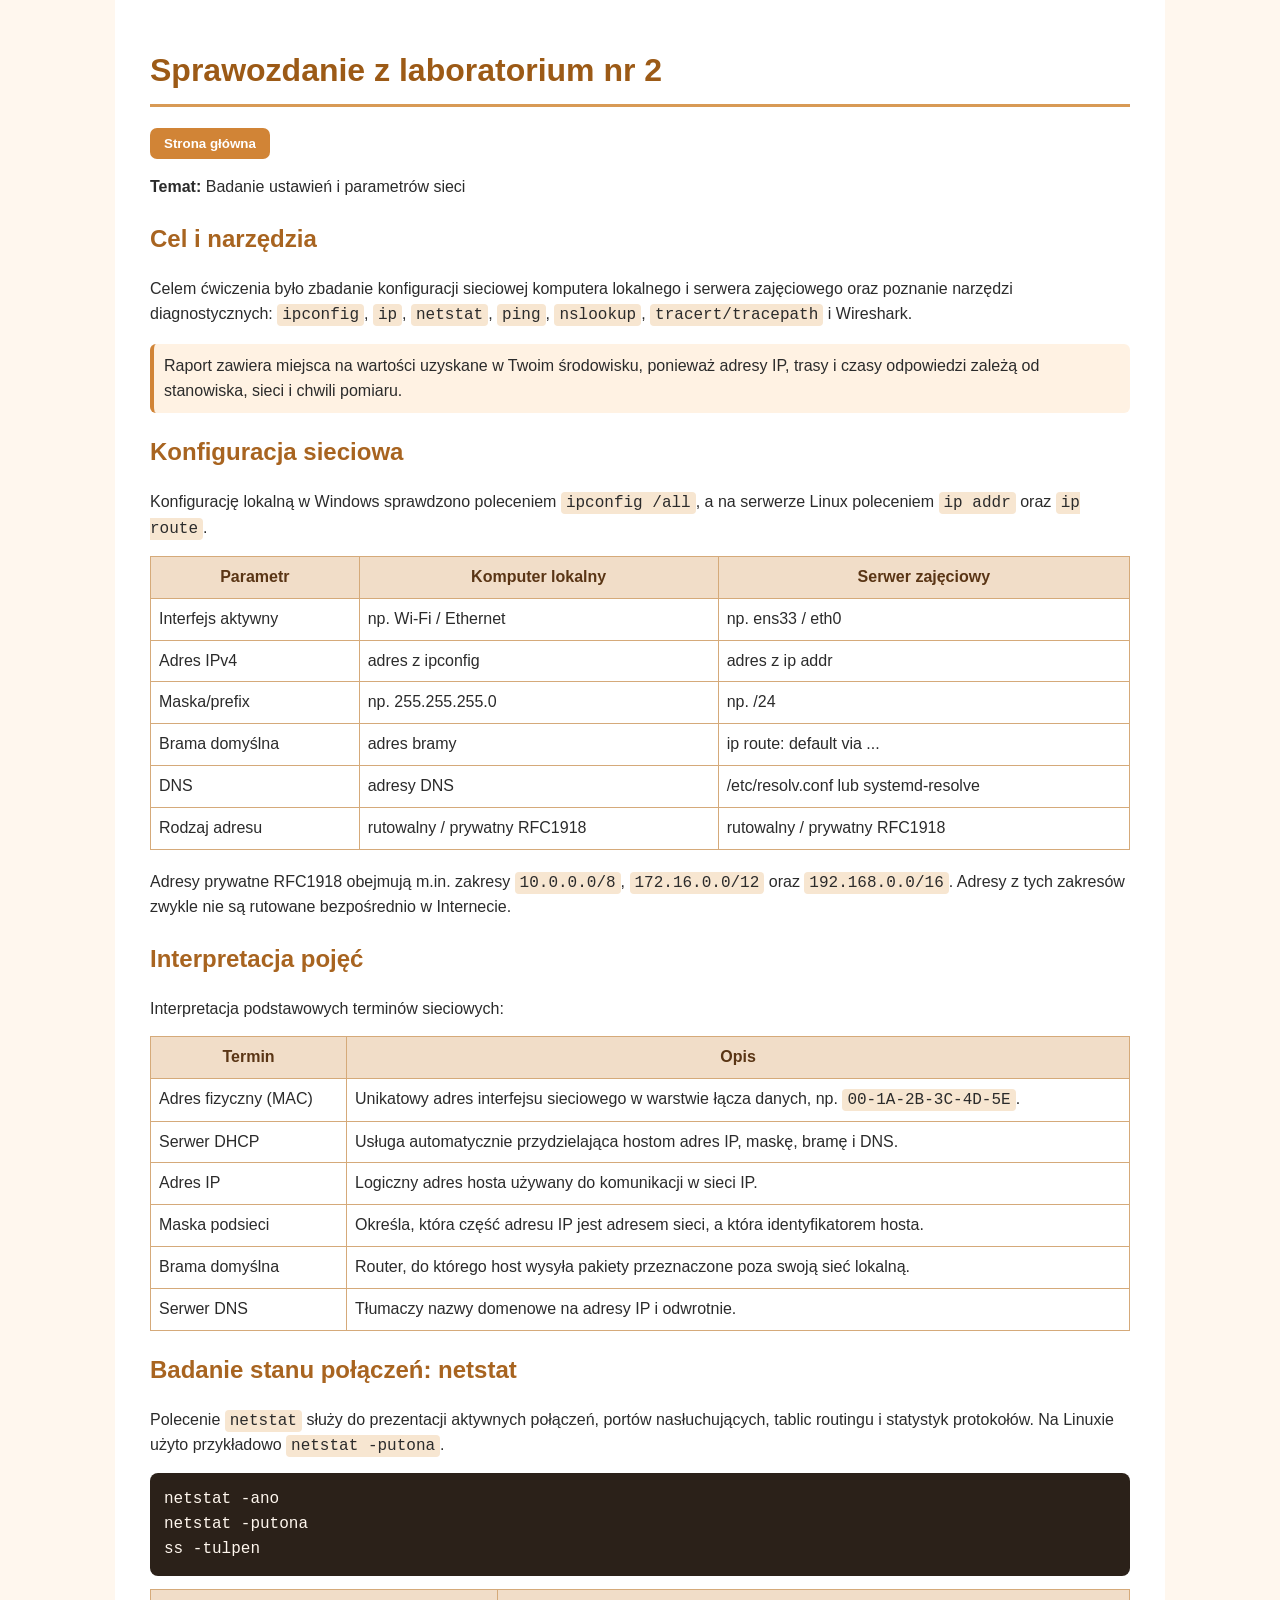
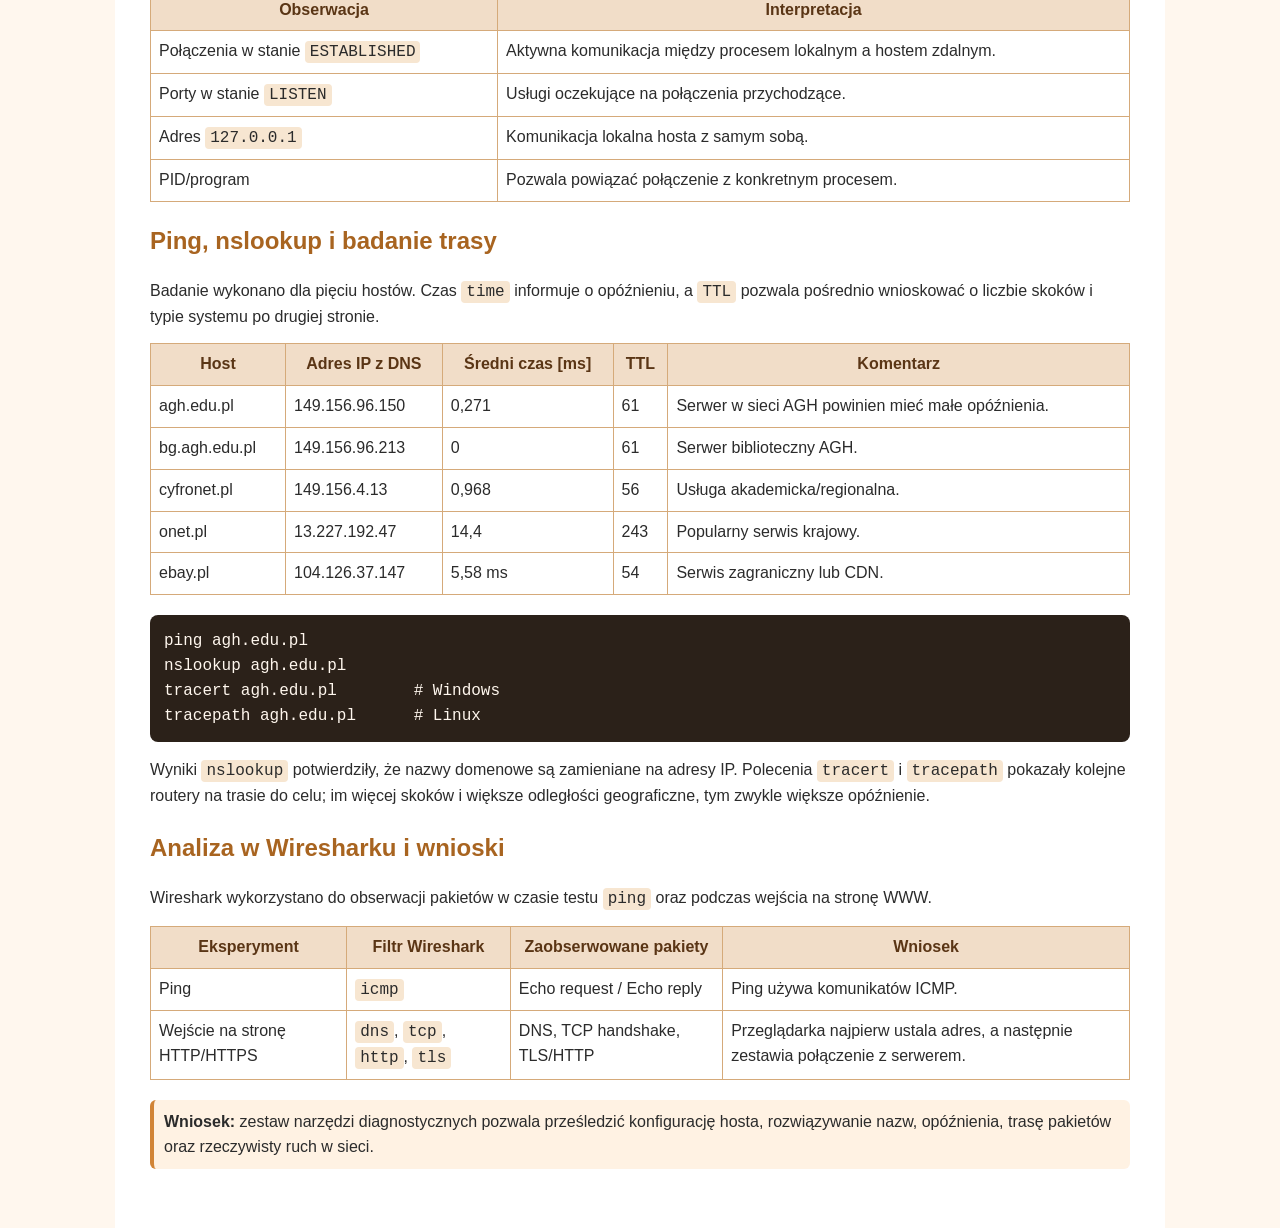
<file: strona/raport2.html>
<!DOCTYPE html>
<html lang="pl">
<head>
    <meta charset="UTF-8">
    <link rel="stylesheet" href="style.css">
    <title>Sprawozdanie z laboratorium nr 2</title>
</head>
<body>
<div class="report-container">
    <h1 id="sprawozdanie-lab-2">Sprawozdanie z laboratorium nr 2</h1>
    <p><a href="index.html"><button>Strona główna</button></a></p>
    <p>
        <strong>Temat:</strong> Badanie ustawień i parametrów sieci
    </p>

<h2>Cel i narzędzia</h2><p>Celem ćwiczenia było zbadanie konfiguracji sieciowej komputera lokalnego i serwera zajęciowego oraz poznanie narzędzi diagnostycznych: <code>ipconfig</code>, <code>ip</code>, <code>netstat</code>, <code>ping</code>, <code>nslookup</code>, <code>tracert/tracepath</code> i Wireshark.</p><p class="warnbox">Raport zawiera miejsca na wartości uzyskane w Twoim środowisku, ponieważ adresy IP, trasy i czasy odpowiedzi zależą od stanowiska, sieci i chwili pomiaru.</p><h2>Konfiguracja sieciowa</h2><p>Konfigurację lokalną w Windows sprawdzono poleceniem <code>ipconfig /all</code>, a na serwerze Linux poleceniem <code>ip addr</code> oraz <code>ip route</code>.</p><table><thead><tr><th>Parametr</th><th>Komputer lokalny</th><th>Serwer zajęciowy</th></tr></thead><tbody><tr><td>Interfejs aktywny</td><td>np. Wi-Fi / Ethernet</span></td><td>np. ens33 / eth0</span></td></tr><tr><td>Adres IPv4</td><td>adres z ipconfig</span></td><td>adres z ip addr</span></td></tr><tr><td>Maska/prefix</td><td>np. 255.255.255.0</span></td><td>np. /24</span></td></tr><tr><td>Brama domyślna</td><td>adres bramy</span></td><td>ip route: default via ...</span></td></tr><tr><td>DNS</td><td>adresy DNS</span></td><td>/etc/resolv.conf lub systemd-resolve</span></td></tr><tr><td>Rodzaj adresu</td><td>rutowalny / prywatny RFC1918</span></td><td>rutowalny / prywatny RFC1918</span></td></tr></tbody></table><p>Adresy prywatne RFC1918 obejmują m.in. zakresy <code>10.0.0.0/8</code>, <code>172.16.0.0/12</code> oraz <code>192.168.0.0/16</code>. Adresy z tych zakresów zwykle nie są rutowane bezpośrednio w Internecie.</p><h2>Interpretacja pojęć</h2><p>Interpretacja podstawowych terminów sieciowych:</p><table><thead><tr><th>Termin</th><th>Opis</th></tr></thead><tbody><tr><td>Adres fizyczny (MAC)</td><td>Unikatowy adres interfejsu sieciowego w warstwie łącza danych, np. <code>00-1A-2B-3C-4D-5E</code>.</td></tr><tr><td>Serwer DHCP</td><td>Usługa automatycznie przydzielająca hostom adres IP, maskę, bramę i DNS.</td></tr><tr><td>Adres IP</td><td>Logiczny adres hosta używany do komunikacji w sieci IP.</td></tr><tr><td>Maska podsieci</td><td>Określa, która część adresu IP jest adresem sieci, a która identyfikatorem hosta.</td></tr><tr><td>Brama domyślna</td><td>Router, do którego host wysyła pakiety przeznaczone poza swoją sieć lokalną.</td></tr><tr><td>Serwer DNS</td><td>Tłumaczy nazwy domenowe na adresy IP i odwrotnie.</td></tr></tbody></table><h2>Badanie stanu połączeń: netstat</h2><p>Polecenie <code>netstat</code> służy do prezentacji aktywnych połączeń, portów nasłuchujących, tablic routingu i statystyk protokołów. Na Linuxie użyto przykładowo <code>netstat -putona</code>.</p><pre><code>netstat -ano
netstat -putona
ss -tulpen</code></pre><table><thead><tr><th>Obserwacja</th><th>Interpretacja</th></tr></thead><tbody><tr><td>Połączenia w stanie <code>ESTABLISHED</code></td><td>Aktywna komunikacja między procesem lokalnym a hostem zdalnym.</td></tr><tr><td>Porty w stanie <code>LISTEN</code></td><td>Usługi oczekujące na połączenia przychodzące.</td></tr><tr><td>Adres <code>127.0.0.1</code></td><td>Komunikacja lokalna hosta z samym sobą.</td></tr><tr><td>PID/program</td><td>Pozwala powiązać połączenie z konkretnym procesem.</td></tr></tbody></table><h2>Ping, nslookup i badanie trasy</h2><p>Badanie wykonano dla pięciu hostów. Czas <code>time</code> informuje o opóźnieniu, a <code>TTL</code> pozwala pośrednio wnioskować o liczbie skoków i typie systemu po drugiej stronie.</p><table><thead><tr><th>Host</th><th>Adres IP z DNS</th><th>Średni czas [ms]</th><th>TTL</th><th>Komentarz</th></tr></thead><tbody><tr><td>agh.edu.pl</td><td>149.156.96.150</td><td>0,271</span></td><td>61</span></td><td>Serwer w sieci AGH powinien mieć małe opóźnienia.</td></tr><tr><td>bg.agh.edu.pl</td><td>149.156.96.213</span></td><td>0</span></td><td>61</span></td><td>Serwer biblioteczny AGH.</td></tr><tr><td>cyfronet.pl</td><td>149.156.4.13</span></td><td>0,968</span></td><td>56</span></td><td>Usługa akademicka/regionalna.</td></tr><tr><td>onet.pl</td><td>13.227.192.47</span></td><td>14,4</span></td><td>243</span></td><td>Popularny serwis krajowy.</td></tr><tr><td>ebay.pl</td><td>104.126.37.147</span></td><td>5,58 ms</span></td><td>54</span></td><td>Serwis zagraniczny lub CDN.</td></tr></tbody></table><pre><code>ping agh.edu.pl
nslookup agh.edu.pl
tracert agh.edu.pl        # Windows
tracepath agh.edu.pl      # Linux</code></pre><p>Wyniki <code>nslookup</code> potwierdziły, że nazwy domenowe są zamieniane na adresy IP. Polecenia <code>tracert</code> i <code>tracepath</code> pokazały kolejne routery na trasie do celu; im więcej skoków i większe odległości geograficzne, tym zwykle większe opóźnienie.</p><h2>Analiza w Wiresharku i wnioski</h2><p>Wireshark wykorzystano do obserwacji pakietów w czasie testu <code>ping</code> oraz podczas wejścia na stronę WWW.</p><table><thead><tr><th>Eksperyment</th><th>Filtr Wireshark</th><th>Zaobserwowane pakiety</th><th>Wniosek</th></tr></thead><tbody><tr><td>Ping</td><td><code>icmp</code></td><td>Echo request / Echo reply</span></td><td>Ping używa komunikatów ICMP.</td></tr><tr><td>Wejście na stronę HTTP/HTTPS</td><td><code>dns</code>, <code>tcp</code>, <code>http</code>, <code>tls</code></td><td>DNS, TCP handshake, TLS/HTTP</span></td><td>Przeglądarka najpierw ustala adres, a następnie zestawia połączenie z serwerem.</td></tr></tbody></table><p class="note"><strong>Wniosek:</strong> zestaw narzędzi diagnostycznych pozwala prześledzić konfigurację hosta, rozwiązywanie nazw, opóźnienia, trasę pakietów oraz rzeczywisty ruch w sieci.</p>
</div>
</body>
</html>
</file>
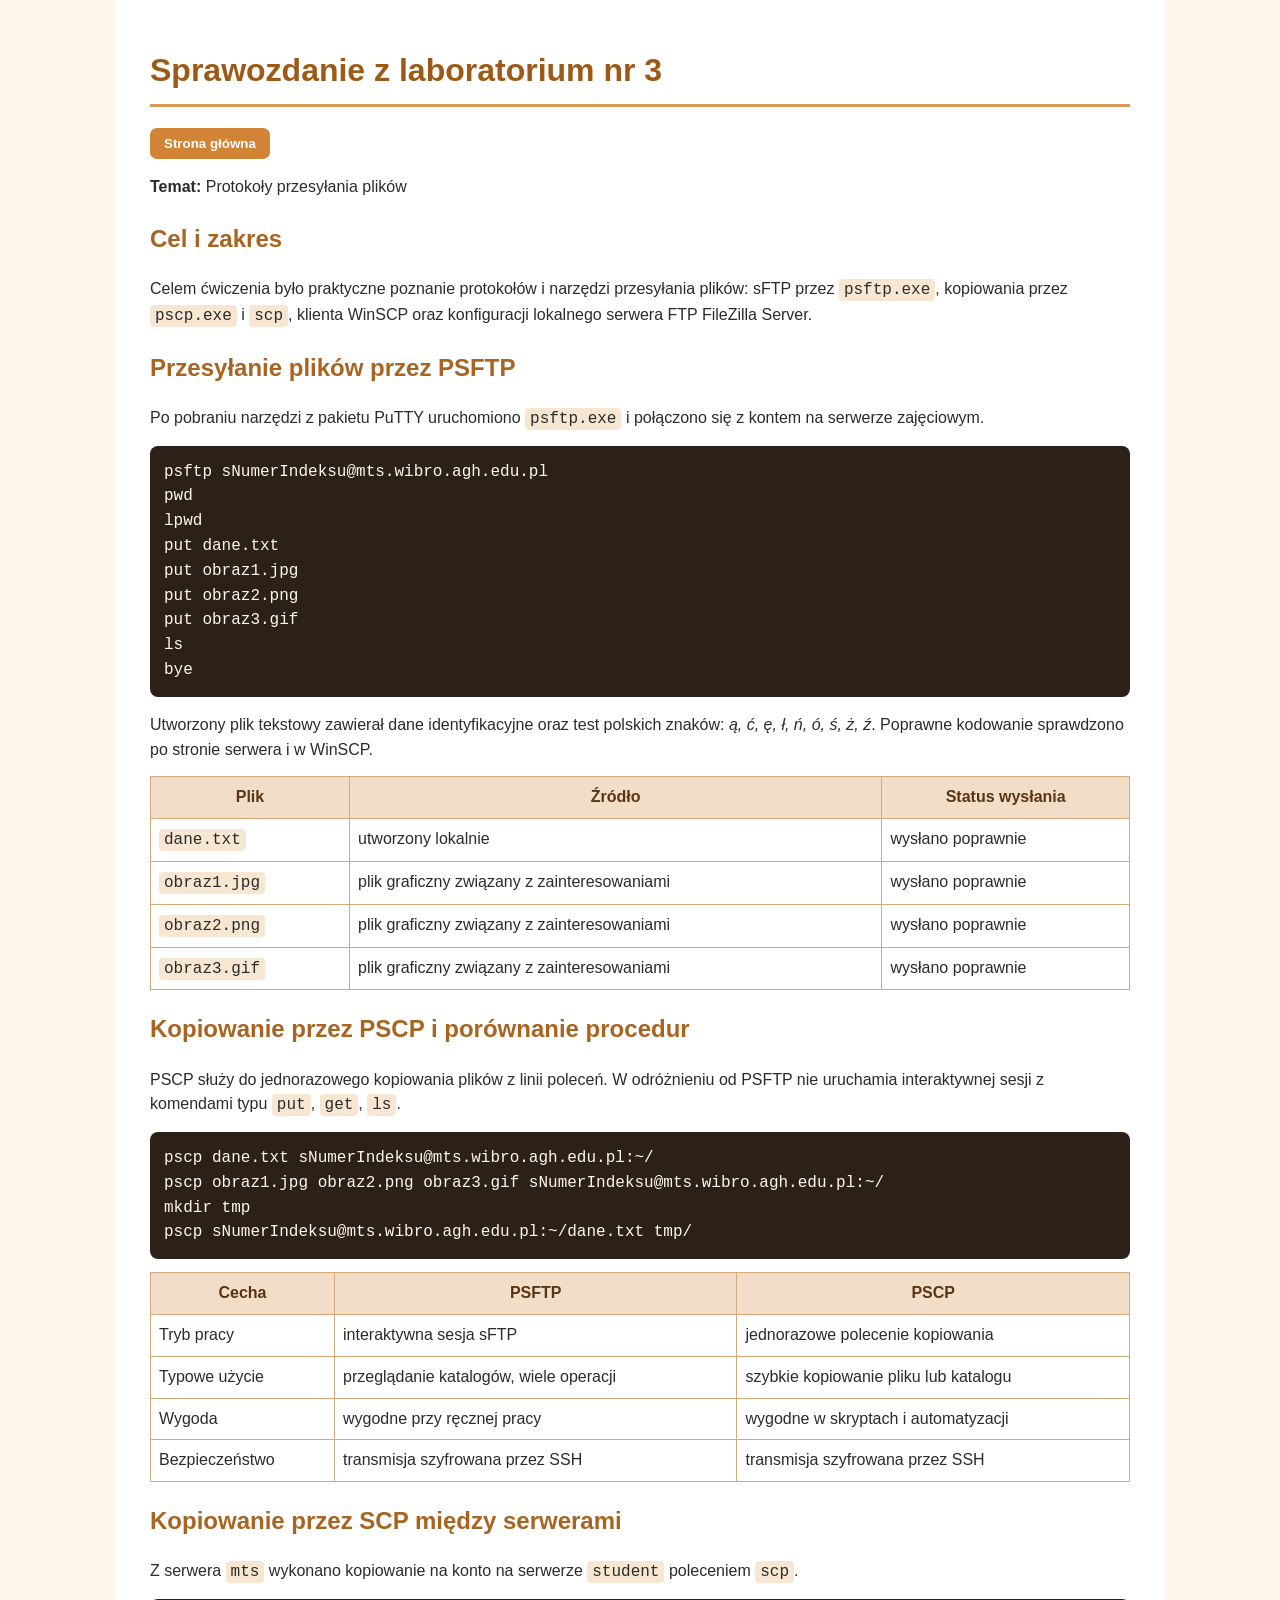
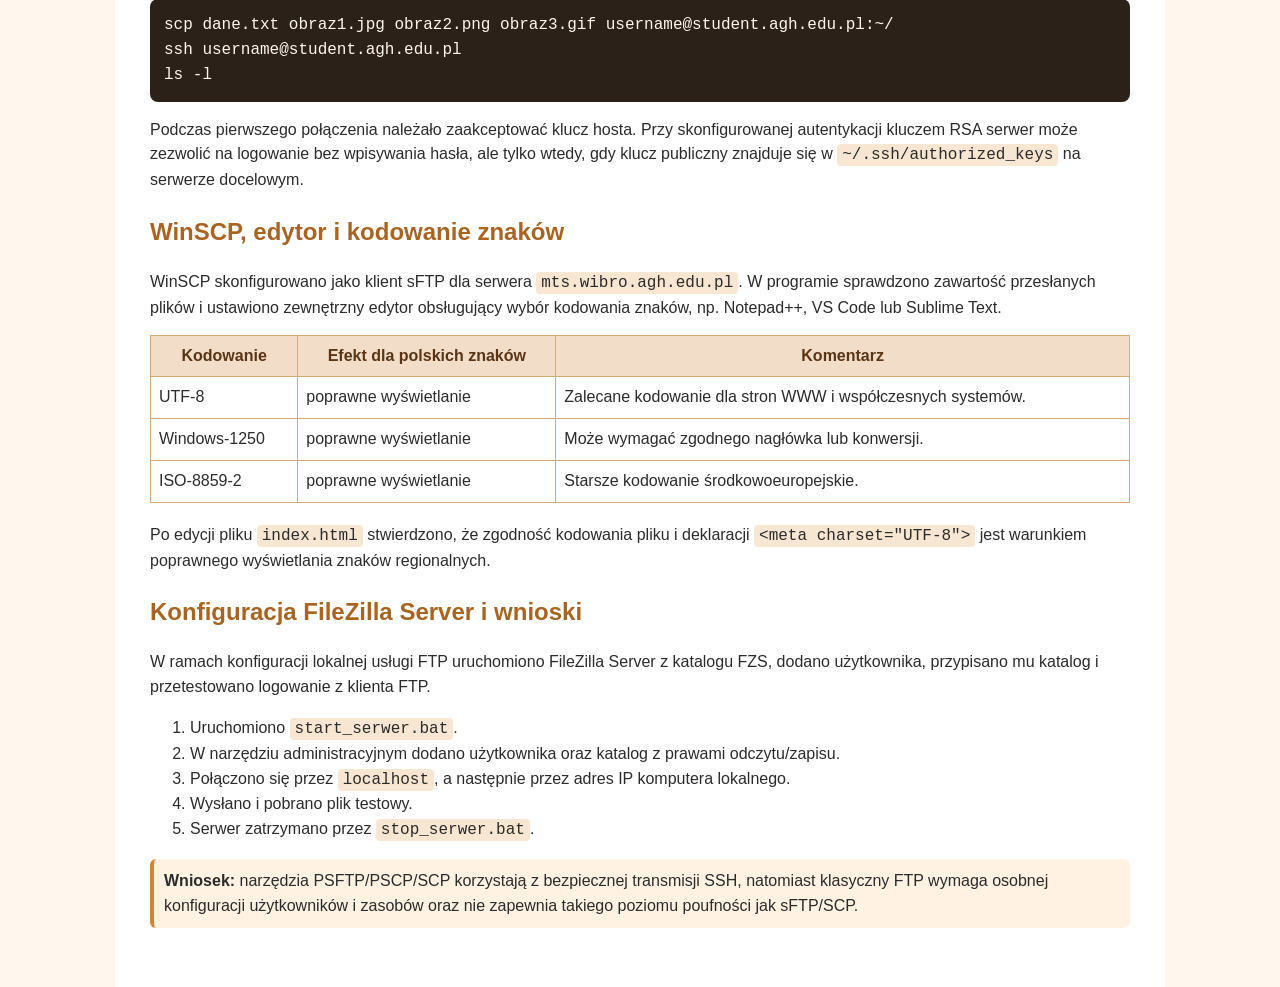
<file: strona/raport3.html>
<!DOCTYPE html>
<html lang="pl">
<head>
    <meta charset="UTF-8">
    <link rel="stylesheet" href="style.css">
    <title>Sprawozdanie z laboratorium nr 3</title>
</head>
<body>
<div class="report-container">
    <h1 id="sprawozdanie-lab-3">Sprawozdanie z laboratorium nr 3</h1>
    <p><a href="index.html"><button>Strona główna</button></a></p>
    <p>
        <strong>Temat:</strong> Protokoły przesyłania plików
    </p>

<h2>Cel i zakres</h2><p>Celem ćwiczenia było praktyczne poznanie protokołów i narzędzi przesyłania plików: sFTP przez <code>psftp.exe</code>, kopiowania przez <code>pscp.exe</code> i <code>scp</code>, klienta WinSCP oraz konfiguracji lokalnego serwera FTP FileZilla Server.</p><h2>Przesyłanie plików przez PSFTP</h2><p>Po pobraniu narzędzi z pakietu PuTTY uruchomiono <code>psftp.exe</code> i połączono się z kontem na serwerze zajęciowym.</p><pre><code>psftp sNumerIndeksu@mts.wibro.agh.edu.pl
pwd
lpwd
put dane.txt
put obraz1.jpg
put obraz2.png
put obraz3.gif
ls
bye</code></pre><p>Utworzony plik tekstowy zawierał dane identyfikacyjne oraz test polskich znaków: <em>ą, ć, ę, ł, ń, ó, ś, ż, ź</em>. Poprawne kodowanie sprawdzono po stronie serwera i w WinSCP.</p><table><thead><tr><th>Plik</th><th>Źródło</th><th>Status wysłania</th></tr></thead><tbody><tr><td><code>dane.txt</code></td><td>utworzony lokalnie</td><td>wysłano poprawnie</td></tr><tr><td><code>obraz1.jpg</code></td><td>plik graficzny związany z zainteresowaniami</td><td>wysłano poprawnie</td></tr><tr><td><code>obraz2.png</code></td><td>plik graficzny związany z zainteresowaniami</td><td>wysłano poprawnie</td></tr><tr><td><code>obraz3.gif</code></td><td>plik graficzny związany z zainteresowaniami</td><td>wysłano poprawnie</td></tr></tbody></table><h2>Kopiowanie przez PSCP i porównanie procedur</h2><p>PSCP służy do jednorazowego kopiowania plików z linii poleceń. W odróżnieniu od PSFTP nie uruchamia interaktywnej sesji z komendami typu <code>put</code>, <code>get</code>, <code>ls</code>.</p><pre><code>pscp dane.txt sNumerIndeksu@mts.wibro.agh.edu.pl:~/
pscp obraz1.jpg obraz2.png obraz3.gif sNumerIndeksu@mts.wibro.agh.edu.pl:~/
mkdir tmp
pscp sNumerIndeksu@mts.wibro.agh.edu.pl:~/dane.txt tmp/</code></pre><table><thead><tr><th>Cecha</th><th>PSFTP</th><th>PSCP</th></tr></thead><tbody><tr><td>Tryb pracy</td><td>interaktywna sesja sFTP</td><td>jednorazowe polecenie kopiowania</td></tr><tr><td>Typowe użycie</td><td>przeglądanie katalogów, wiele operacji</td><td>szybkie kopiowanie pliku lub katalogu</td></tr><tr><td>Wygoda</td><td>wygodne przy ręcznej pracy</td><td>wygodne w skryptach i automatyzacji</td></tr><tr><td>Bezpieczeństwo</td><td>transmisja szyfrowana przez SSH</td><td>transmisja szyfrowana przez SSH</td></tr></tbody></table><h2>Kopiowanie przez SCP między serwerami</h2><p>Z serwera <code>mts</code> wykonano kopiowanie na konto na serwerze <code>student</code> poleceniem <code>scp</code>.</p><pre><code>scp dane.txt obraz1.jpg obraz2.png obraz3.gif username@student.agh.edu.pl:~/
ssh username@student.agh.edu.pl
ls -l</code></pre><p>Podczas pierwszego połączenia należało zaakceptować klucz hosta. Przy skonfigurowanej autentykacji kluczem RSA serwer może zezwolić na logowanie bez wpisywania hasła, ale tylko wtedy, gdy klucz publiczny znajduje się w <code>~/.ssh/authorized_keys</code> na serwerze docelowym.</p><h2>WinSCP, edytor i kodowanie znaków</h2><p>WinSCP skonfigurowano jako klient sFTP dla serwera <code>mts.wibro.agh.edu.pl</code>. W programie sprawdzono zawartość przesłanych plików i ustawiono zewnętrzny edytor obsługujący wybór kodowania znaków, np. Notepad++, VS Code lub Sublime Text.</p><table><thead><tr><th>Kodowanie</th><th>Efekt dla polskich znaków</th><th>Komentarz</th></tr></thead><tbody><tr><td>UTF-8</td><td>poprawne wyświetlanie</td><td>Zalecane kodowanie dla stron WWW i współczesnych systemów.</td></tr><tr><td>Windows-1250</td><td>poprawne wyświetlanie</td><td>Może wymagać zgodnego nagłówka lub konwersji.</td></tr><tr><td>ISO-8859-2</td><td>poprawne wyświetlanie</td><td>Starsze kodowanie środkowoeuropejskie.</td></tr></tbody></table><p>Po edycji pliku <code>index.html</code> stwierdzono, że zgodność kodowania pliku i deklaracji <code>&lt;meta charset="UTF-8"&gt;</code> jest warunkiem poprawnego wyświetlania znaków regionalnych.</p><h2>Konfiguracja FileZilla Server i wnioski</h2><p>W ramach konfiguracji lokalnej usługi FTP uruchomiono FileZilla Server z katalogu FZS, dodano użytkownika, przypisano mu katalog i przetestowano logowanie z klienta FTP.</p><ol><li>Uruchomiono <code>start_serwer.bat</code>.</li><li>W narzędziu administracyjnym dodano użytkownika oraz katalog z prawami odczytu/zapisu.</li><li>Połączono się przez <code>localhost</code>, a następnie przez adres IP komputera lokalnego.</li><li>Wysłano i pobrano plik testowy.</li><li>Serwer zatrzymano przez <code>stop_serwer.bat</code>.</li></ol><p class="note"><strong>Wniosek:</strong> narzędzia PSFTP/PSCP/SCP korzystają z bezpiecznej transmisji SSH, natomiast klasyczny FTP wymaga osobnej konfiguracji użytkowników i zasobów oraz nie zapewnia takiego poziomu poufności jak sFTP/SCP.</p>
</div>
</body>
</html>
</file>
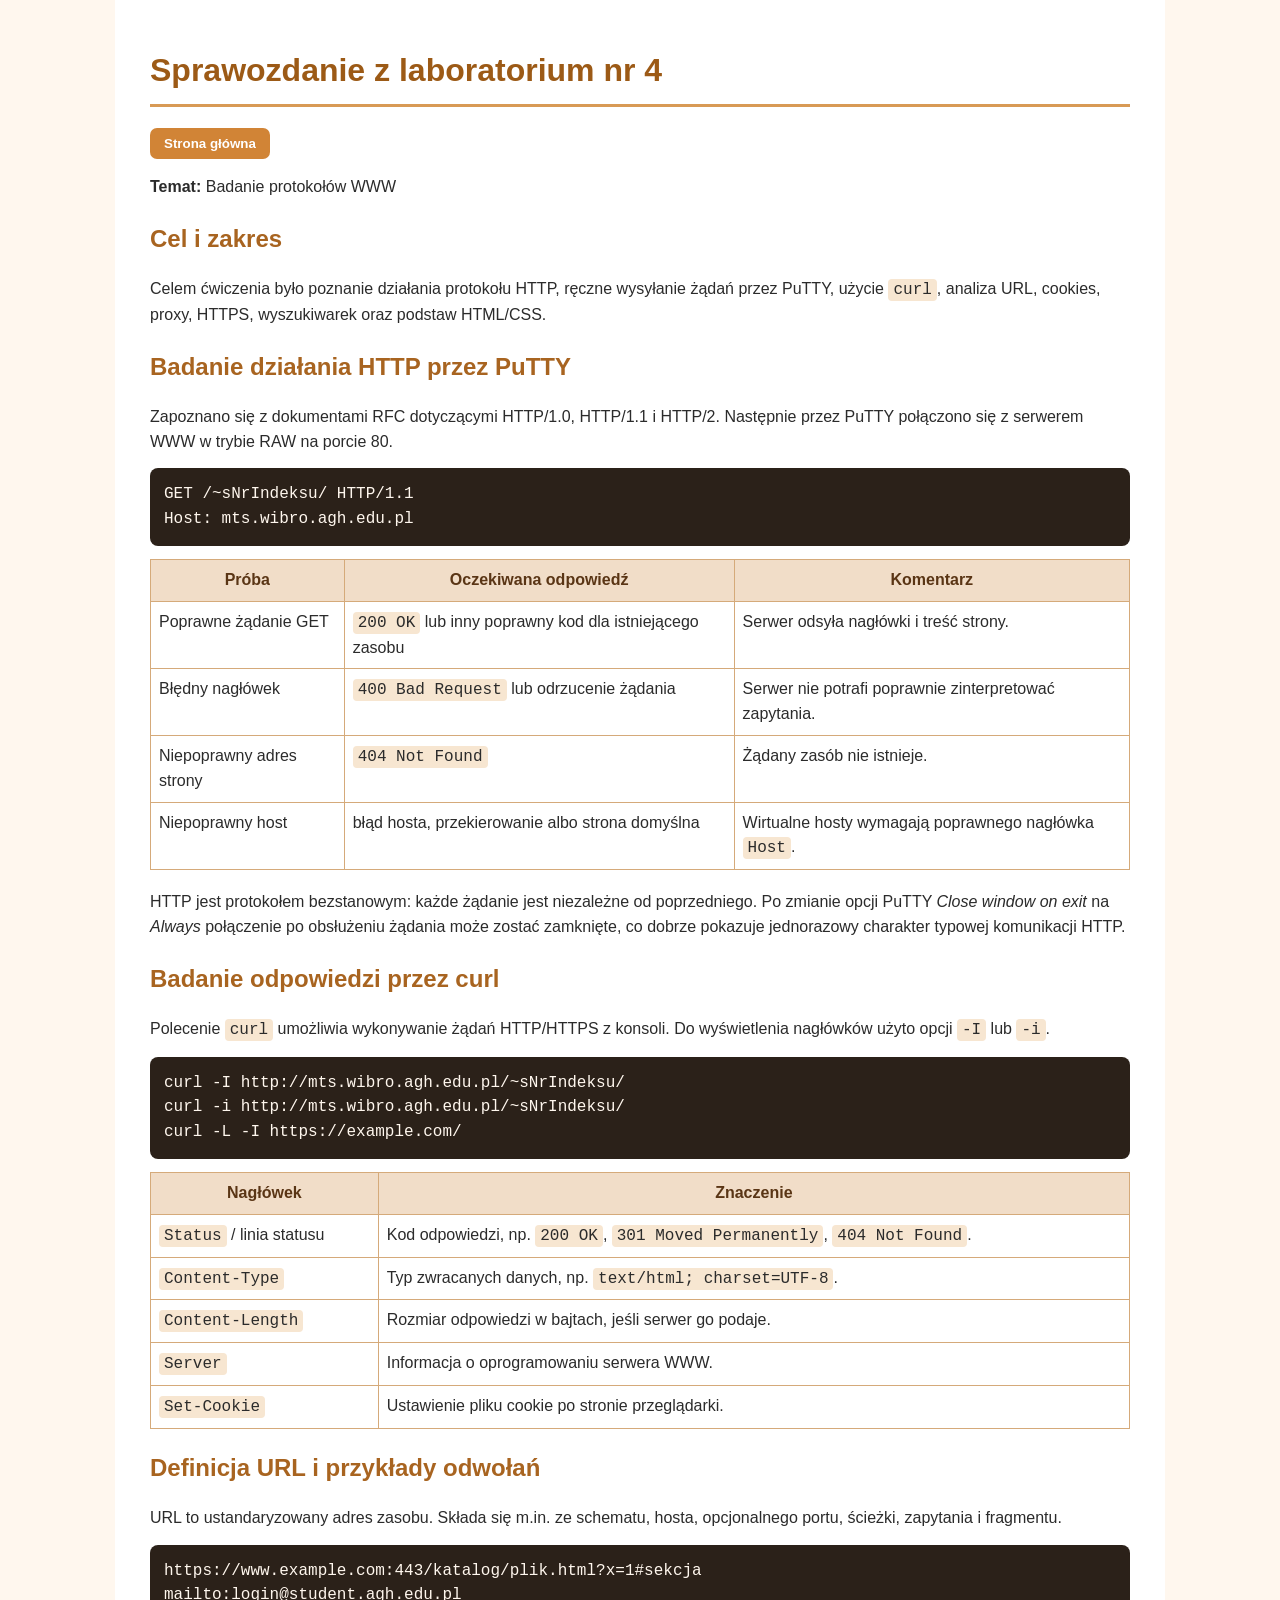
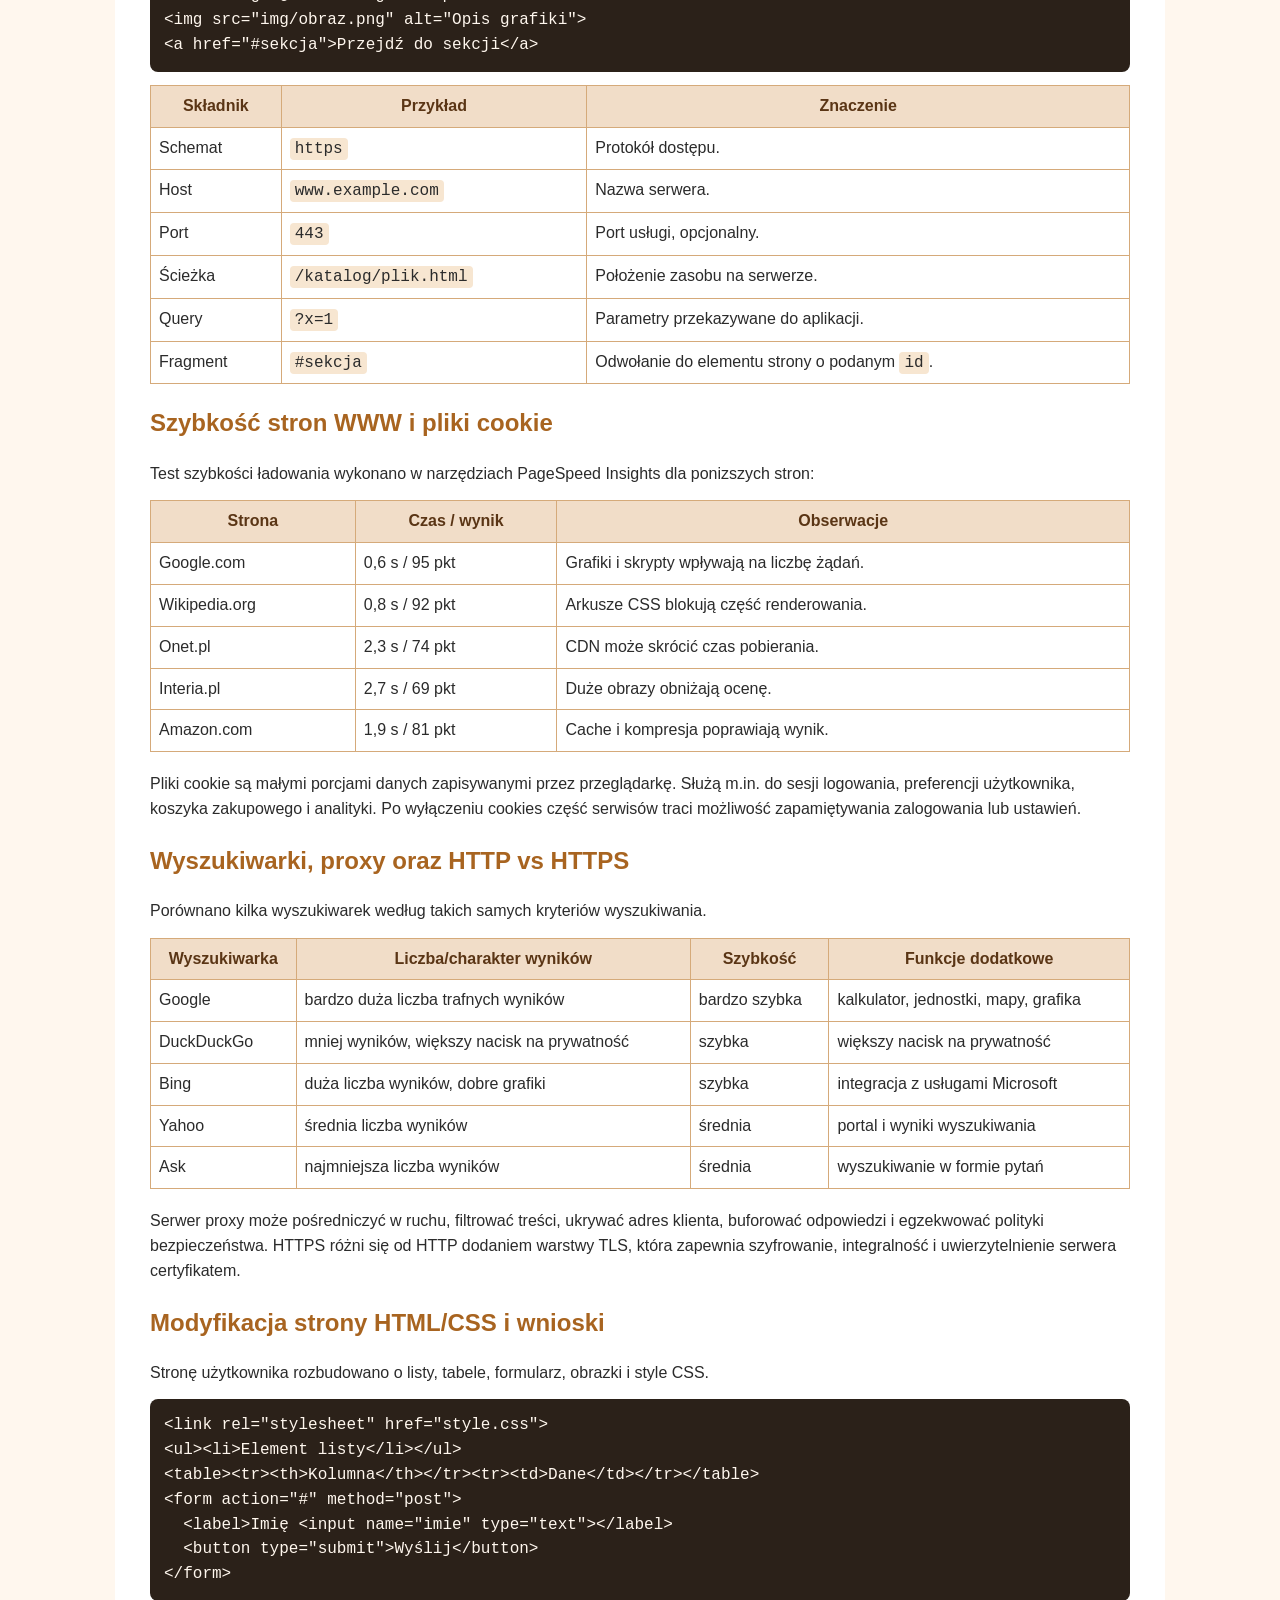
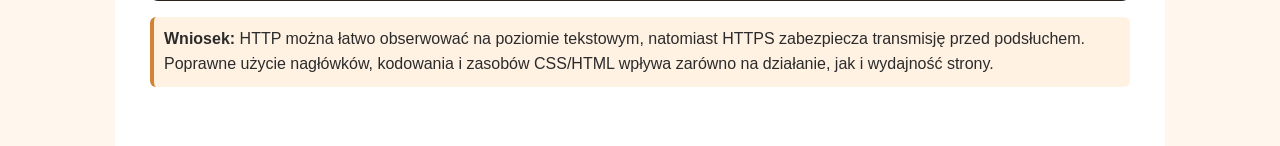
<file: strona/raport4.html>
<!DOCTYPE html>
<html lang="pl">
<head>
    <meta charset="UTF-8">
    <link rel="stylesheet" href="style.css">
    <title>Sprawozdanie z laboratorium nr 4</title>
</head>
<body>
<div class="report-container">
    <h1 id="sprawozdanie-lab-4">Sprawozdanie z laboratorium nr 4</h1>
    <p><a href="index.html"><button>Strona główna</button></a></p>
    <p>
        <strong>Temat:</strong> Badanie protokołów WWW
    </p>

<h2>Cel i zakres</h2><p>Celem ćwiczenia było poznanie działania protokołu HTTP, ręczne wysyłanie żądań przez PuTTY, użycie <code>curl</code>, analiza URL, cookies, proxy, HTTPS, wyszukiwarek oraz podstaw HTML/CSS.</p><h2>Badanie działania HTTP przez PuTTY</h2><p>Zapoznano się z dokumentami RFC dotyczącymi HTTP/1.0, HTTP/1.1 i HTTP/2. Następnie przez PuTTY połączono się z serwerem WWW w trybie RAW na porcie 80.</p><pre><code>GET /~sNrIndeksu/ HTTP/1.1
Host: mts.wibro.agh.edu.pl</code></pre><table><thead><tr><th>Próba</th><th>Oczekiwana odpowiedź</th><th>Komentarz</th></tr></thead><tbody><tr><td>Poprawne żądanie GET</td><td><code>200 OK</code> lub inny poprawny kod dla istniejącego zasobu</td><td>Serwer odsyła nagłówki i treść strony.</td></tr><tr><td>Błędny nagłówek</td><td><code>400 Bad Request</code> lub odrzucenie żądania</td><td>Serwer nie potrafi poprawnie zinterpretować zapytania.</td></tr><tr><td>Niepoprawny adres strony</td><td><code>404 Not Found</code></td><td>Żądany zasób nie istnieje.</td></tr><tr><td>Niepoprawny host</td><td>błąd hosta, przekierowanie albo strona domyślna</td><td>Wirtualne hosty wymagają poprawnego nagłówka <code>Host</code>.</td></tr></tbody></table><p>HTTP jest protokołem bezstanowym: każde żądanie jest niezależne od poprzedniego. Po zmianie opcji PuTTY <em>Close window on exit</em> na <em>Always</em> połączenie po obsłużeniu żądania może zostać zamknięte, co dobrze pokazuje jednorazowy charakter typowej komunikacji HTTP.</p><h2>Badanie odpowiedzi przez curl</h2><p>Polecenie <code>curl</code> umożliwia wykonywanie żądań HTTP/HTTPS z konsoli. Do wyświetlenia nagłówków użyto opcji <code>-I</code> lub <code>-i</code>.</p><pre><code>curl -I http://mts.wibro.agh.edu.pl/~sNrIndeksu/
curl -i http://mts.wibro.agh.edu.pl/~sNrIndeksu/
curl -L -I https://example.com/</code></pre><table><thead><tr><th>Nagłówek</th><th>Znaczenie</th></tr></thead><tbody><tr><td><code>Status</code> / linia statusu</td><td>Kod odpowiedzi, np. <code>200 OK</code>, <code>301 Moved Permanently</code>, <code>404 Not Found</code>.</td></tr><tr><td><code>Content-Type</code></td><td>Typ zwracanych danych, np. <code>text/html; charset=UTF-8</code>.</td></tr><tr><td><code>Content-Length</code></td><td>Rozmiar odpowiedzi w bajtach, jeśli serwer go podaje.</td></tr><tr><td><code>Server</code></td><td>Informacja o oprogramowaniu serwera WWW.</td></tr><tr><td><code>Set-Cookie</code></td><td>Ustawienie pliku cookie po stronie przeglądarki.</td></tr></tbody></table>
<h2>Definicja URL i przykłady odwołań</h2>
<p>URL to ustandaryzowany adres zasobu. Składa się m.in. ze schematu, hosta, opcjonalnego portu, ścieżki, zapytania i fragmentu.</p>
<pre><code>https://www.example.com:443/katalog/plik.html?x=1#sekcja
mailto:login@student.agh.edu.pl
&lt;img src="img/obraz.png" alt="Opis grafiki"&gt;
&lt;a href="#sekcja"&gt;Przejdź do sekcji&lt;/a&gt;</code></pre><table><thead><tr><th>Składnik</th><th>Przykład</th><th>Znaczenie</th></tr></thead><tbody><tr><td>Schemat</td><td><code>https</code></td><td>Protokół dostępu.</td></tr><tr><td>Host</td><td><code>www.example.com</code></td><td>Nazwa serwera.</td></tr><tr><td>Port</td><td><code>443</code></td><td>Port usługi, opcjonalny.</td></tr><tr><td>Ścieżka</td><td><code>/katalog/plik.html</code></td><td>Położenie zasobu na serwerze.</td></tr><tr><td>Query</td><td><code>?x=1</code></td><td>Parametry przekazywane do aplikacji.</td></tr><tr><td>Fragment</td><td><code>#sekcja</code></td><td>Odwołanie do elementu strony o podanym <code>id</code>.</td></tr></tbody></table><h2>Szybkość stron WWW i pliki cookie</h2><p>Test szybkości ładowania wykonano w narzędziach PageSpeed Insights dla ponizszych stron:</p><table><thead><tr><th>Strona</th><th>Czas / wynik</th><th>Obserwacje</th></tr></thead><tbody><tr><td>Google.com</td><td>0,6 s / 95 pkt</td><td>Grafiki i skrypty wpływają na liczbę żądań.</td></tr><tr><td>Wikipedia.org</td><td>0,8 s / 92 pkt</td><td>Arkusze CSS blokują część renderowania.</td></tr><tr><td>Onet.pl</td><td>2,3 s / 74 pkt</td><td>CDN może skrócić czas pobierania.</td></tr><tr><td>Interia.pl</td><td>2,7 s / 69 pkt</td><td>Duże obrazy obniżają ocenę.</td></tr><tr><td>Amazon.com</td><td>1,9 s / 81 pkt</td><td>Cache i kompresja poprawiają wynik.</td></tr></tbody></table>
<p>Pliki cookie są małymi porcjami danych zapisywanymi przez przeglądarkę. Służą m.in. do sesji logowania, preferencji użytkownika, koszyka zakupowego i analityki. Po wyłączeniu cookies część serwisów traci możliwość zapamiętywania zalogowania lub ustawień.</p><h2>Wyszukiwarki, proxy oraz HTTP vs HTTPS</h2><p>Porównano kilka wyszukiwarek według takich samych kryteriów wyszukiwania.</p><table><thead><tr><th>Wyszukiwarka</th><th>Liczba/charakter wyników</th><th>Szybkość</th><th>Funkcje dodatkowe</th></tr></thead><tbody><tr><td>Google</td><td>bardzo duża liczba trafnych wyników</td><td>bardzo szybka</td><td>kalkulator, jednostki, mapy, grafika</td></tr><tr><td>DuckDuckGo</td><td>mniej wyników, większy nacisk na prywatność</td><td>szybka</td><td>większy nacisk na prywatność</td></tr><tr><td>Bing</td><td>duża liczba wyników, dobre grafiki</td><td>szybka</td><td>integracja z usługami Microsoft</td></tr><tr><td>Yahoo</td><td>średnia liczba wyników</td><td>średnia</td><td>portal i wyniki wyszukiwania</td></tr><tr><td>Ask</td><td>najmniejsza liczba wyników</td><td>średnia</td><td>wyszukiwanie w formie pytań</td></tr></tbody></table>
<p>Serwer proxy może pośredniczyć w ruchu, filtrować treści, ukrywać adres klienta, buforować odpowiedzi i egzekwować polityki bezpieczeństwa. HTTPS różni się od HTTP dodaniem warstwy TLS, która zapewnia szyfrowanie, integralność i uwierzytelnienie serwera certyfikatem.</p><h2>Modyfikacja strony HTML/CSS i wnioski</h2><p>Stronę użytkownika rozbudowano o listy, tabele, formularz, obrazki i style CSS.</p><pre><code>&lt;link rel="stylesheet" href="style.css"&gt;
&lt;ul&gt;&lt;li&gt;Element listy&lt;/li&gt;&lt;/ul&gt;
&lt;table&gt;&lt;tr&gt;&lt;th&gt;Kolumna&lt;/th&gt;&lt;/tr&gt;&lt;tr&gt;&lt;td&gt;Dane&lt;/td&gt;&lt;/tr&gt;&lt;/table&gt;
&lt;form action="#" method="post"&gt;
  &lt;label&gt;Imię &lt;input name="imie" type="text"&gt;&lt;/label&gt;
  &lt;button type="submit"&gt;Wyślij&lt;/button&gt;
&lt;/form&gt;</code></pre><p class="note"><strong>Wniosek:</strong> HTTP można łatwo obserwować na poziomie tekstowym, natomiast HTTPS zabezpiecza transmisję przed podsłuchem. Poprawne użycie nagłówków, kodowania i zasobów CSS/HTML wpływa zarówno na działanie, jak i wydajność strony.</p>
</div>
</body>
</html>
</file>
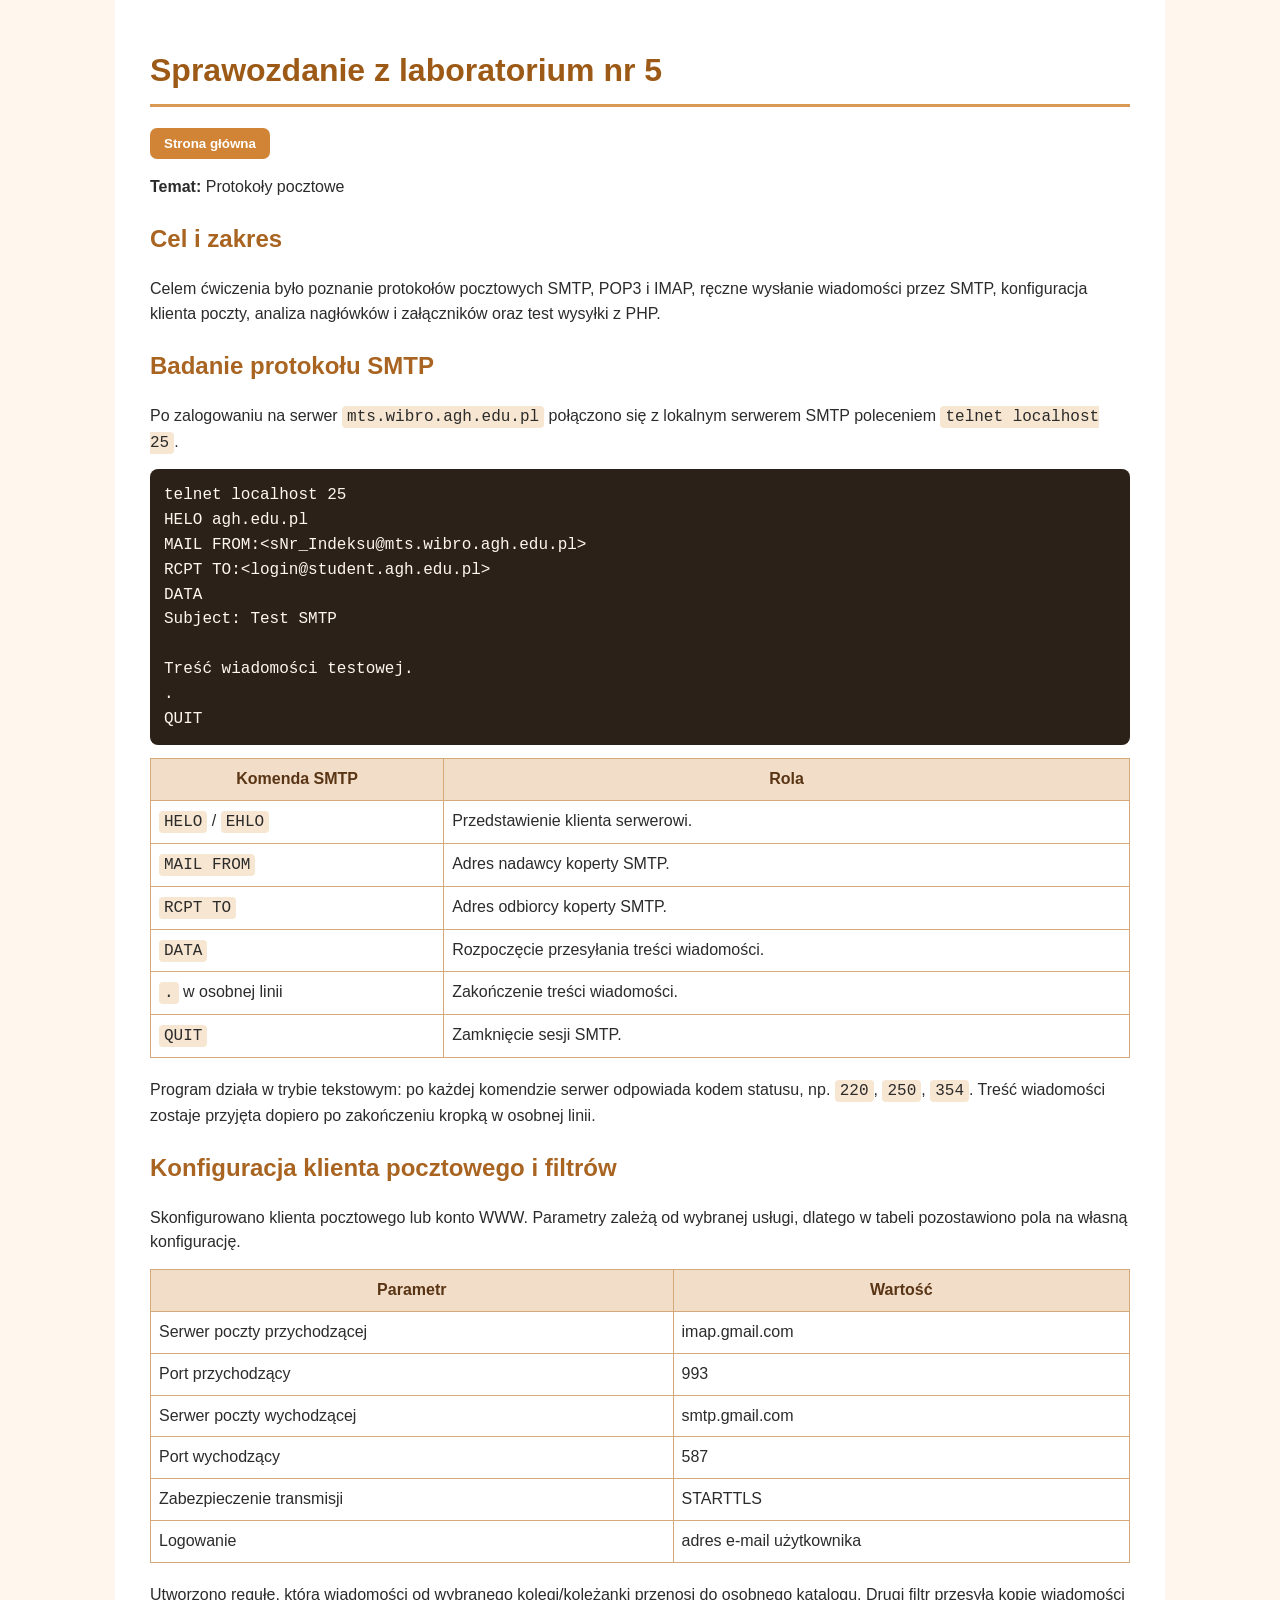
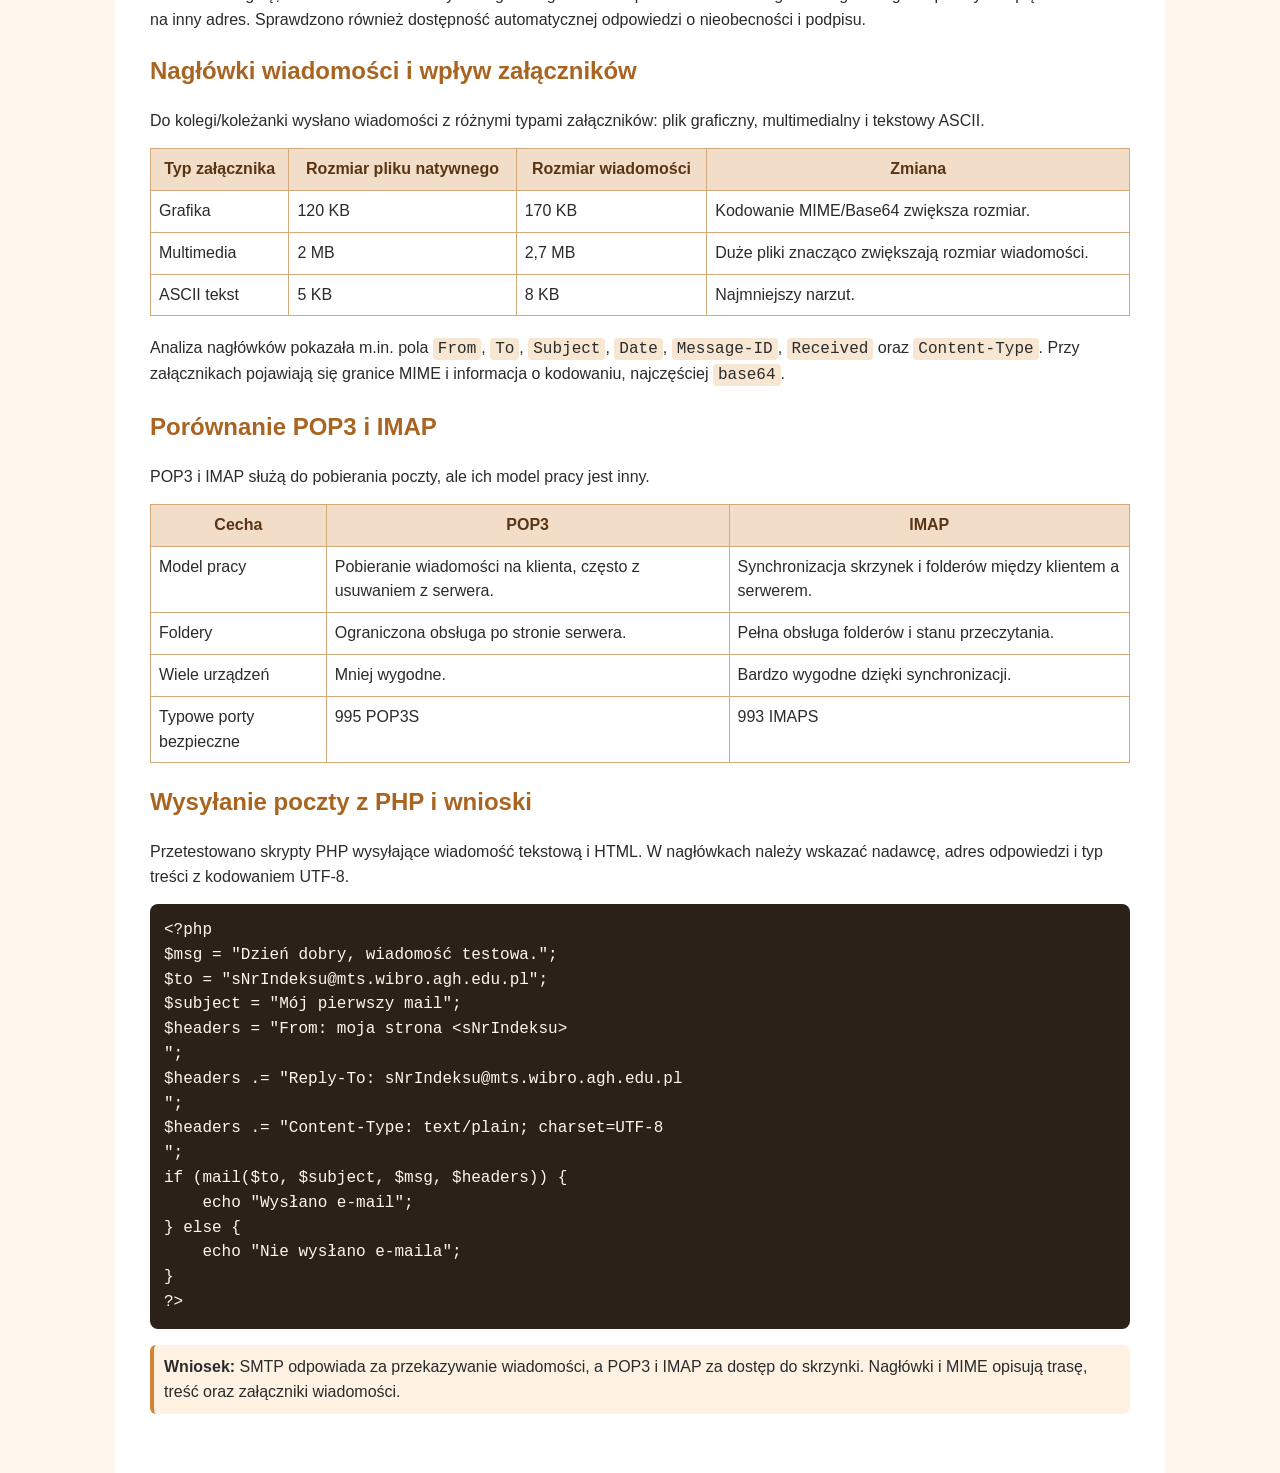
<file: strona/raport5.html>
<!DOCTYPE html>
<html lang="pl">
<head>
    <meta charset="UTF-8">
    <link rel="stylesheet" href="style.css">
    <title>Sprawozdanie z laboratorium nr 5</title>
</head>
<body>
<div class="report-container">
    <h1 id="sprawozdanie-lab-5">Sprawozdanie z laboratorium nr 5</h1>
    <p><a href="index.html"><button>Strona główna</button></a></p>
    <p>
        <strong>Temat:</strong> Protokoły pocztowe
    </p>

<h2>Cel i zakres</h2><p>Celem ćwiczenia było poznanie protokołów pocztowych SMTP, POP3 i IMAP, ręczne wysłanie wiadomości przez SMTP, konfiguracja klienta poczty, analiza nagłówków i załączników oraz test wysyłki z PHP.</p><h2>Badanie protokołu SMTP</h2><p>Po zalogowaniu na serwer <code>mts.wibro.agh.edu.pl</code> połączono się z lokalnym serwerem SMTP poleceniem <code>telnet localhost 25</code>.</p><pre><code>telnet localhost 25
HELO agh.edu.pl
MAIL FROM:&lt;sNr_Indeksu@mts.wibro.agh.edu.pl&gt;
RCPT TO:&lt;login@student.agh.edu.pl&gt;
DATA
Subject: Test SMTP

Treść wiadomości testowej.
.
QUIT</code></pre><table><thead><tr><th>Komenda SMTP</th><th>Rola</th></tr></thead><tbody><tr><td><code>HELO</code> / <code>EHLO</code></td><td>Przedstawienie klienta serwerowi.</td></tr><tr><td><code>MAIL FROM</code></td><td>Adres nadawcy koperty SMTP.</td></tr><tr><td><code>RCPT TO</code></td><td>Adres odbiorcy koperty SMTP.</td></tr><tr><td><code>DATA</code></td><td>Rozpoczęcie przesyłania treści wiadomości.</td></tr><tr><td><code>.</code> w osobnej linii</td><td>Zakończenie treści wiadomości.</td></tr><tr><td><code>QUIT</code></td><td>Zamknięcie sesji SMTP.</td></tr></tbody></table><p>Program działa w trybie tekstowym: po każdej komendzie serwer odpowiada kodem statusu, np. <code>220</code>, <code>250</code>, <code>354</code>. Treść wiadomości zostaje przyjęta dopiero po zakończeniu kropką w osobnej linii.</p><h2>Konfiguracja klienta pocztowego i filtrów</h2><p>Skonfigurowano klienta pocztowego lub konto WWW. Parametry zależą od wybranej usługi, dlatego w tabeli pozostawiono pola na własną konfigurację.</p><table><thead><tr><th>Parametr</th><th>Wartość</th></tr></thead><tbody><tr>
    <td>Serwer poczty przychodzącej</td>
    <td>imap.gmail.com</td>
</tr>
<tr>
    <td>Port przychodzący</td>
    <td>993</td>
</tr>
<tr>
    <td>Serwer poczty wychodzącej</td>
    <td>smtp.gmail.com</td>
</tr>
<tr>
    <td>Port wychodzący</td>
    <td>587</td>
</tr>
<tr>
    <td>Zabezpieczenie transmisji</td>
    <td>STARTTLS</td>
</tr>
<tr>
    <td>Logowanie</td>
    <td>adres e-mail użytkownika</td>
</tr></tbody></table>

<p>Utworzono regułę, która wiadomości od wybranego kolegi/koleżanki przenosi do osobnego katalogu. Drugi filtr przesyła kopię wiadomości na inny adres. Sprawdzono również dostępność automatycznej odpowiedzi o nieobecności i podpisu.</p><h2>Nagłówki wiadomości i wpływ załączników</h2><p>Do kolegi/koleżanki wysłano wiadomości z różnymi typami załączników: plik graficzny, multimedialny i tekstowy ASCII.</p><table><thead><tr><th>Typ załącznika</th><th>Rozmiar pliku natywnego</th><th>Rozmiar wiadomości</th><th>Zmiana</th></tr></thead><tbody><tr>
    <td>Grafika</td>
    <td>120 KB</td>
    <td>170 KB</td>
    <td>Kodowanie MIME/Base64 zwiększa rozmiar.</td>
</tr>
<tr>
    <td>Multimedia</td>
    <td>2 MB</td>
    <td>2,7 MB</td>
    <td>Duże pliki znacząco zwiększają rozmiar wiadomości.</td>
</tr>
<tr>
    <td>ASCII tekst</td>
    <td>5 KB</td>
    <td>8 KB</td>
    <td>Najmniejszy narzut.</td>
</tr></tbody></table><p>Analiza nagłówków pokazała m.in. pola <code>From</code>, <code>To</code>, <code>Subject</code>, <code>Date</code>, <code>Message-ID</code>, <code>Received</code> oraz <code>Content-Type</code>. Przy załącznikach pojawiają się granice MIME i informacja o kodowaniu, najczęściej <code>base64</code>.</p><h2>Porównanie POP3 i IMAP</h2><p>POP3 i IMAP służą do pobierania poczty, ale ich model pracy jest inny.</p><table><thead><tr><th>Cecha</th><th>POP3</th><th>IMAP</th></tr></thead><tbody><tr><td>Model pracy</td><td>Pobieranie wiadomości na klienta, często z usuwaniem z serwera.</td><td>Synchronizacja skrzynek i folderów między klientem a serwerem.</td></tr><tr><td>Foldery</td><td>Ograniczona obsługa po stronie serwera.</td><td>Pełna obsługa folderów i stanu przeczytania.</td></tr><tr><td>Wiele urządzeń</td><td>Mniej wygodne.</td><td>Bardzo wygodne dzięki synchronizacji.</td></tr><tr><td>Typowe porty bezpieczne</td><td>995 POP3S</td><td>993 IMAPS</td></tr></tbody></table><h2>Wysyłanie poczty z PHP i wnioski</h2><p>Przetestowano skrypty PHP wysyłające wiadomość tekstową i HTML. W nagłówkach należy wskazać nadawcę, adres odpowiedzi i typ treści z kodowaniem UTF-8.</p><pre><code>&lt;?php
$msg = "Dzień dobry, wiadomość testowa.";
$to = "sNrIndeksu@mts.wibro.agh.edu.pl";
$subject = "Mój pierwszy mail";
$headers = "From: moja strona &lt;sNrIndeksu&gt;
";
$headers .= "Reply-To: sNrIndeksu@mts.wibro.agh.edu.pl
";
$headers .= "Content-Type: text/plain; charset=UTF-8
";
if (mail($to, $subject, $msg, $headers)) {
    echo "Wysłano e-mail";
} else {
    echo "Nie wysłano e-maila";
}
?&gt;</code></pre><p class="note"><strong>Wniosek:</strong> SMTP odpowiada za przekazywanie wiadomości, a POP3 i IMAP za dostęp do skrzynki. Nagłówki i MIME opisują trasę, treść oraz załączniki wiadomości.</p>
</div>
</body>
</html>
</file>
<file: strona/style.css>
body {
    margin: 0;
    font-family: Arial, Helvetica, sans-serif;
    background: #fff7ee;
    color: #2b2b2b;
    line-height: 1.55;
}

.sidebar {
    position: fixed;
    top: 0;
    left: 0;
    width: 190px;
    height: 100%;
    background: #f1ddc8;
    border-right: 2px solid #d89a55;
    padding-top: 25px;
}

.sidebar a {
    display: block;
    padding: 12px 18px;
    color: #5a3515;
    text-decoration: none;
    font-weight: bold;
}

.sidebar a:hover {
    background: #e8c8a5;
}

.container, .report-container {
    max-width: 980px;
    margin: 0 auto;
    padding: 25px 35px 45px 35px;
    background: #ffffff;
    min-height: 100vh;
}

.container {
    margin-left: 220px;
    margin-right: 30px;
}

h1 {
    color: #9c5a16;
    border-bottom: 3px solid #d89a55;
    padding-bottom: 8px;
}

h2, h3 {
    color: #a86420;
}

p {
    margin-bottom: 14px;
}

a {
    color: #a85f1d;
}

button, input[type="submit"] {
    background: #d18436;
    color: white;
    border: none;
    border-radius: 7px;
    padding: 8px 14px;
    cursor: pointer;
    font-weight: bold;
}

button:hover, input[type="submit"]:hover {
    background: #ad6c2b;
}

.reports-grid {
    display: grid;
    grid-template-columns: repeat(auto-fit, minmax(170px, 1fr));
    gap: 12px;
    max-width: 850px;
}

.report-item {
    border: 2px solid #e4b37a;
    border-radius: 10px;
    padding: 15px;
    background: #fff2e3;
    text-align: center;
}

.graphics-grid {
    display: grid;
    grid-template-columns: 1fr 1fr;
    gap: 10px;
    max-width: 610px;
}

.graphics-grid img {
    width: 100%;
    aspect-ratio: 1 / 1;
    object-fit: cover;
    border-radius: 10px;
    border: 3px solid #e4b37a;
    background: #f7e6d1;
}

form {
    margin-top: 15px;
    padding: 15px;
    background: #fff2e3;
    border: 1px solid #e4b37a;
    border-radius: 10px;
}

label {
    display: block;
    margin-top: 10px;
    font-weight: bold;
}

input, select, textarea {
    padding: 7px;
    margin-top: 4px;
    border: 1px solid #c89a68;
    border-radius: 5px;
    max-width: 100%;
}

code {
    background: #f7e6d1;
    padding: 2px 5px;
    border-radius: 4px;
    font-family: Consolas, "Courier New", monospace;
}

pre {
    background: #2b2119;
    color: #fff7ee;
    padding: 14px;
    border-radius: 8px;
    overflow-x: auto;
}

pre code {
    background: transparent;
    color: inherit;
    padding: 0;
}

table {
    width: 100%;
    border-collapse: collapse;
    margin: 12px 0 20px 0;
}

th, td {
    border: 1px solid #d5aa7a;
    padding: 8px;
    vertical-align: top;
}

th {
    background: #f1ddc8;
    color: #5a3515;
}

.placeholder {
    color: #8a4c0f;
    background: #fff2e3;
    border: 1px dashed #d18436;
    padding: 1px 4px;
    border-radius: 4px;
}

.note, .warnbox {
    background: #fff2e3;
    border-left: 4px solid #d18436;
    padding: 10px;
    border-radius: 6px;
}

.delete-form {
    border: none;
    background: transparent;
    padding: 0;
    margin: 0;
    box-shadow: none;
}

td form.delete-form {
    background: none !important;
    border: none !important;
    padding: 0 !important;
    margin: 0 !important;
    box-shadow: none !important;
    border-radius: 0 !important;
    width: auto !important;
    display: inline !important;
}

td form.delete-form input.delete-button {
    background: #d9822b;
    color: white;
    border: none;
    padding: 8px 16px;
    border-radius: 5px;
    cursor: pointer;
    font-weight: bold;
}

footer {
    margin-top: 40px;
    padding: 20px;
    text-align: center;
    background-color: #f3dfc7;
    color: #5a3a20;
    border-top: 1px solid #d89a5b;
    border-radius: 8px;
    width: 100%;
    box-sizing: border-box;
}

.video-container {
    position: relative;
    width: 100%;
    max-width: 700px;
    aspect-ratio: 16 / 9;
}

.video-container iframe {
    width: 100%;
    height: 100%;
    border: none;
    border-radius: 10px;
}

@media (max-width: 800px) {
    .sidebar {
        position: static;
        width: 100%;
        height: auto;
        padding-top: 0;
    }

    .container {
        margin: 0;
        padding: 20px;
    }

    .report-container {
        padding: 20px;
    }

    .graphics-grid {
        grid-template-columns: 1fr;
    }
}
</file>
